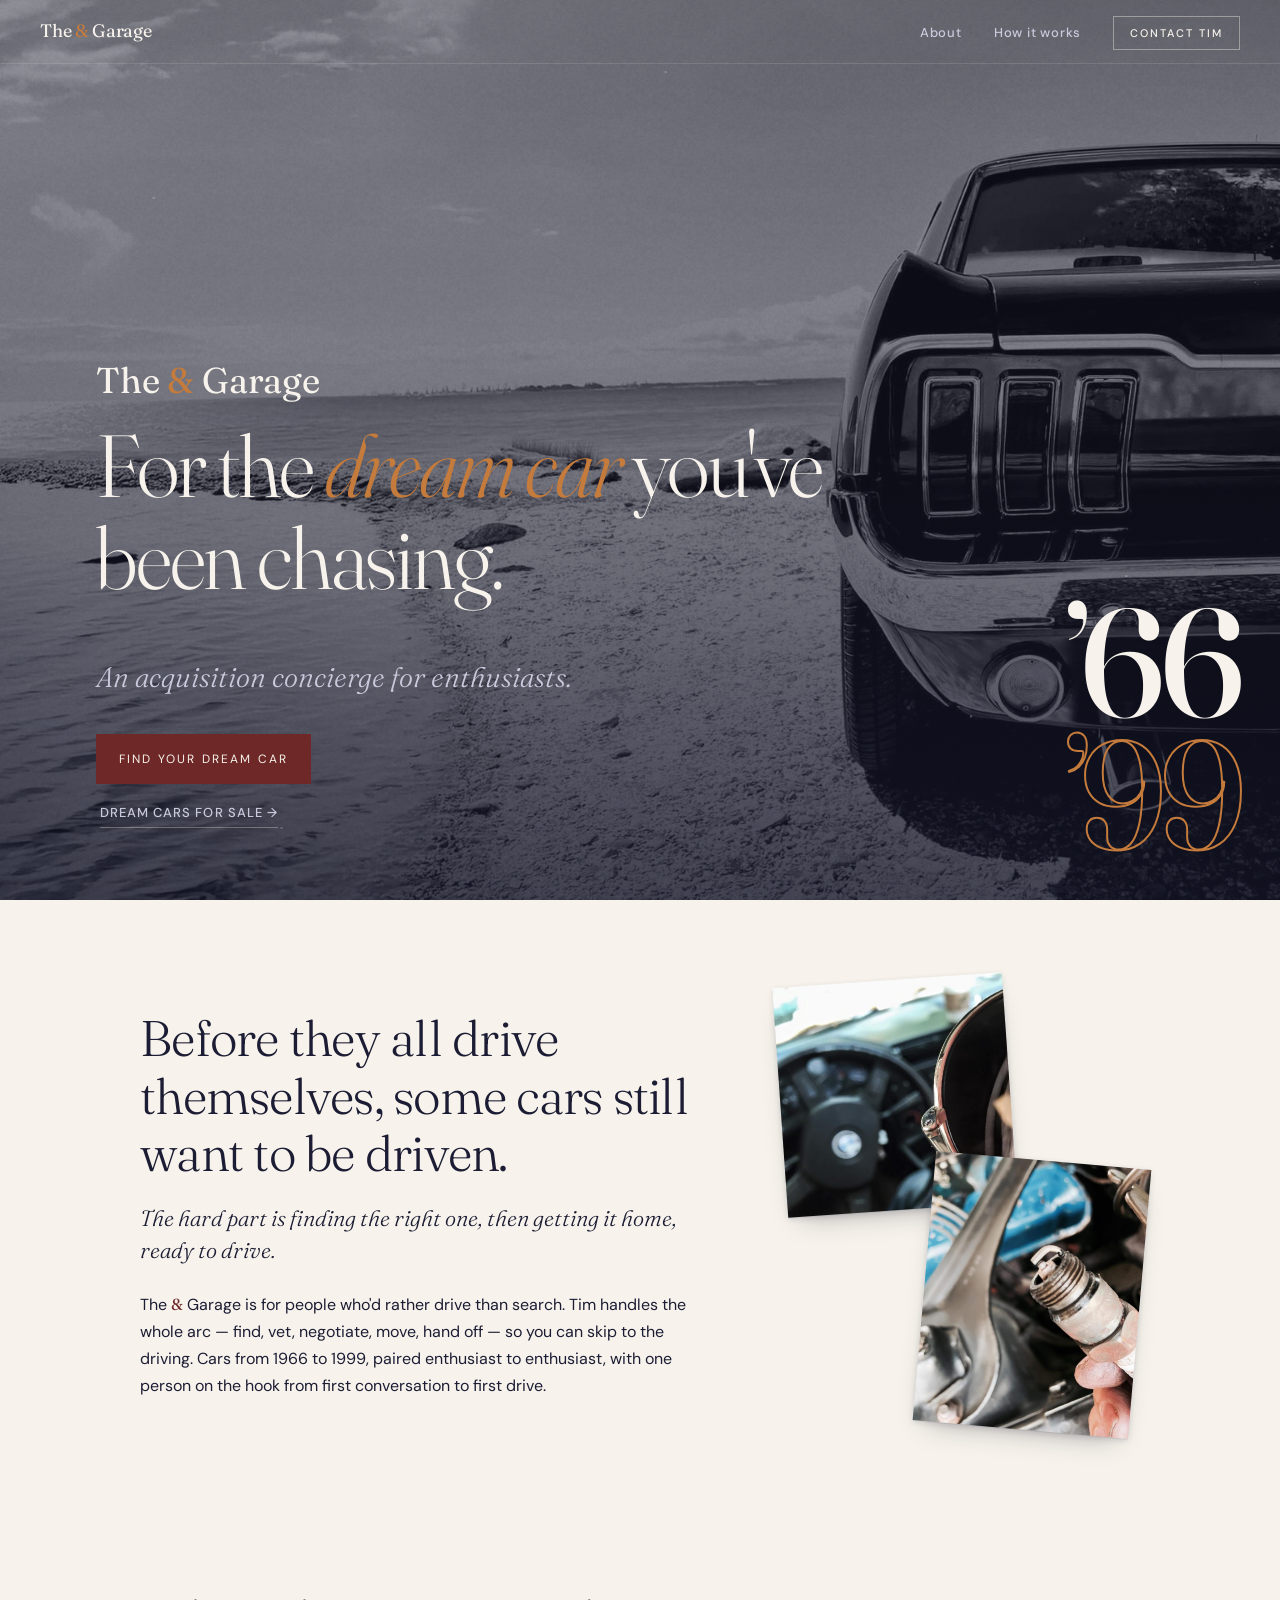
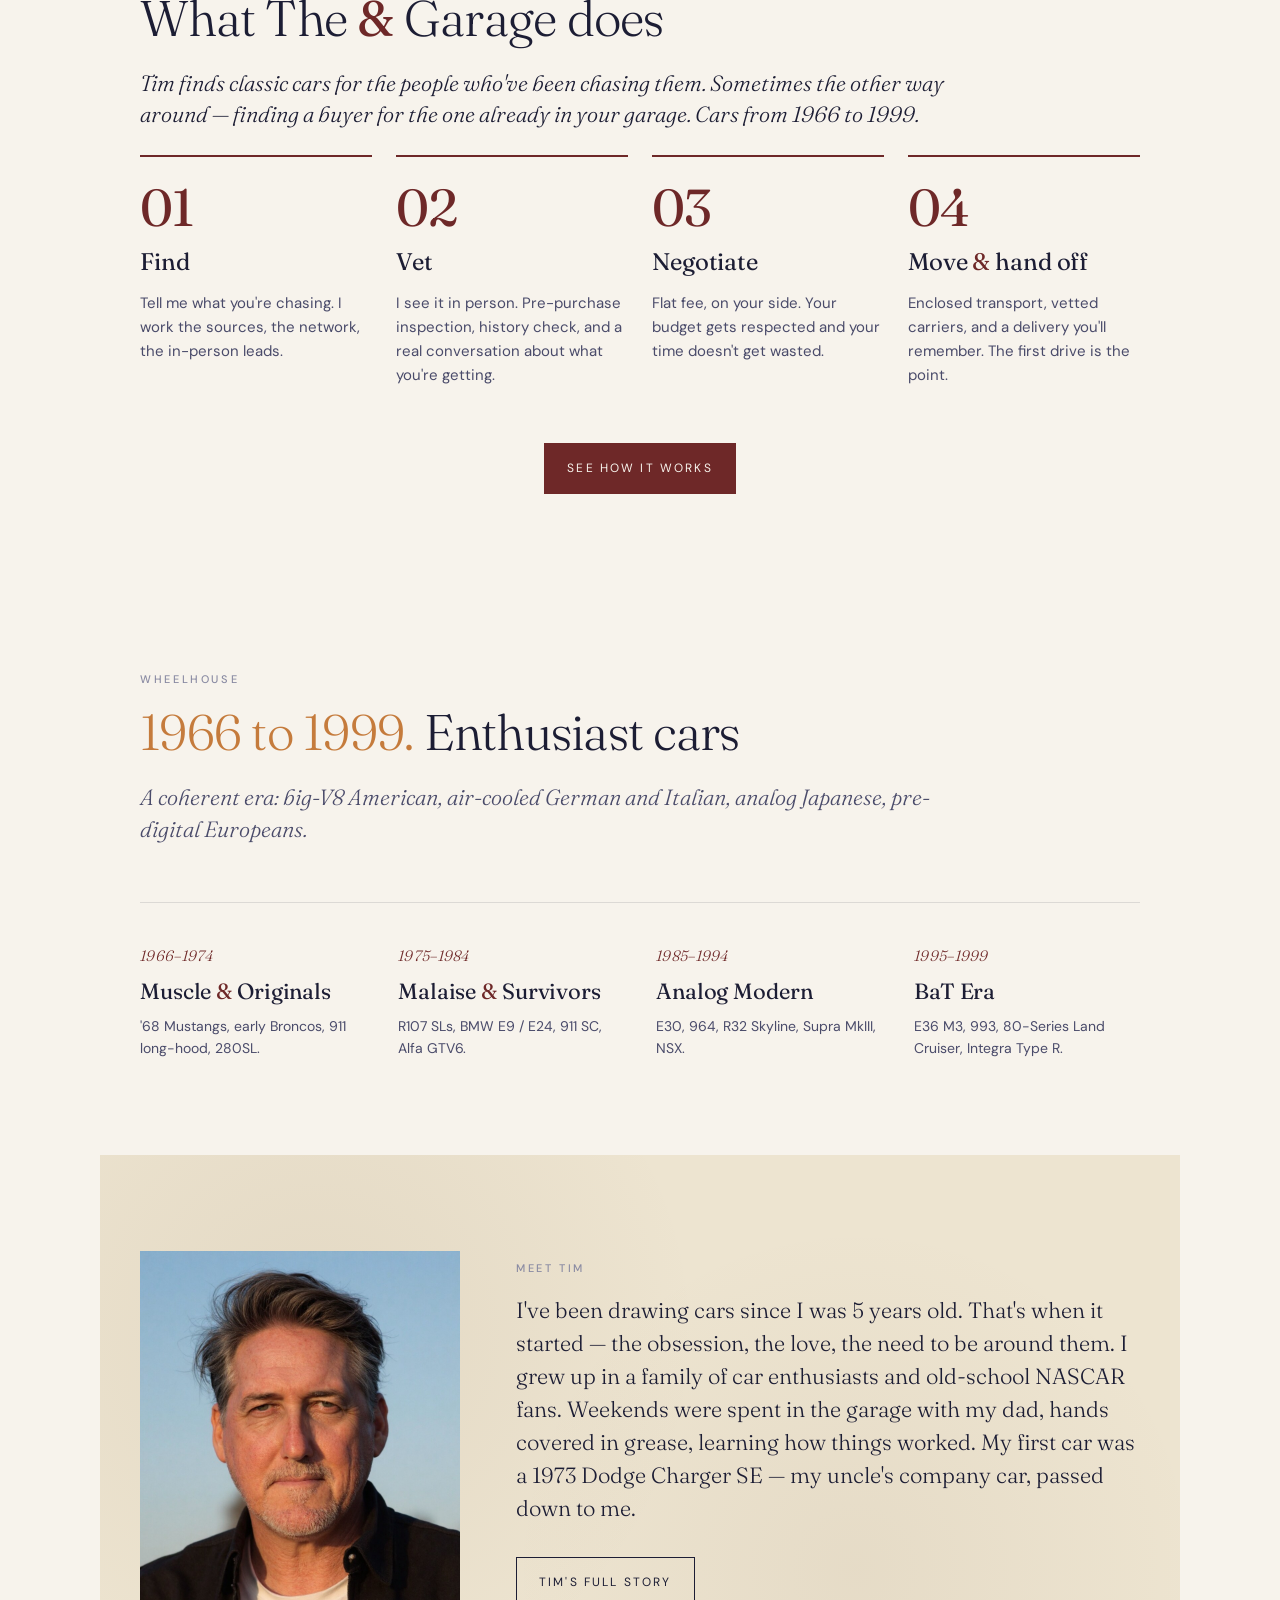
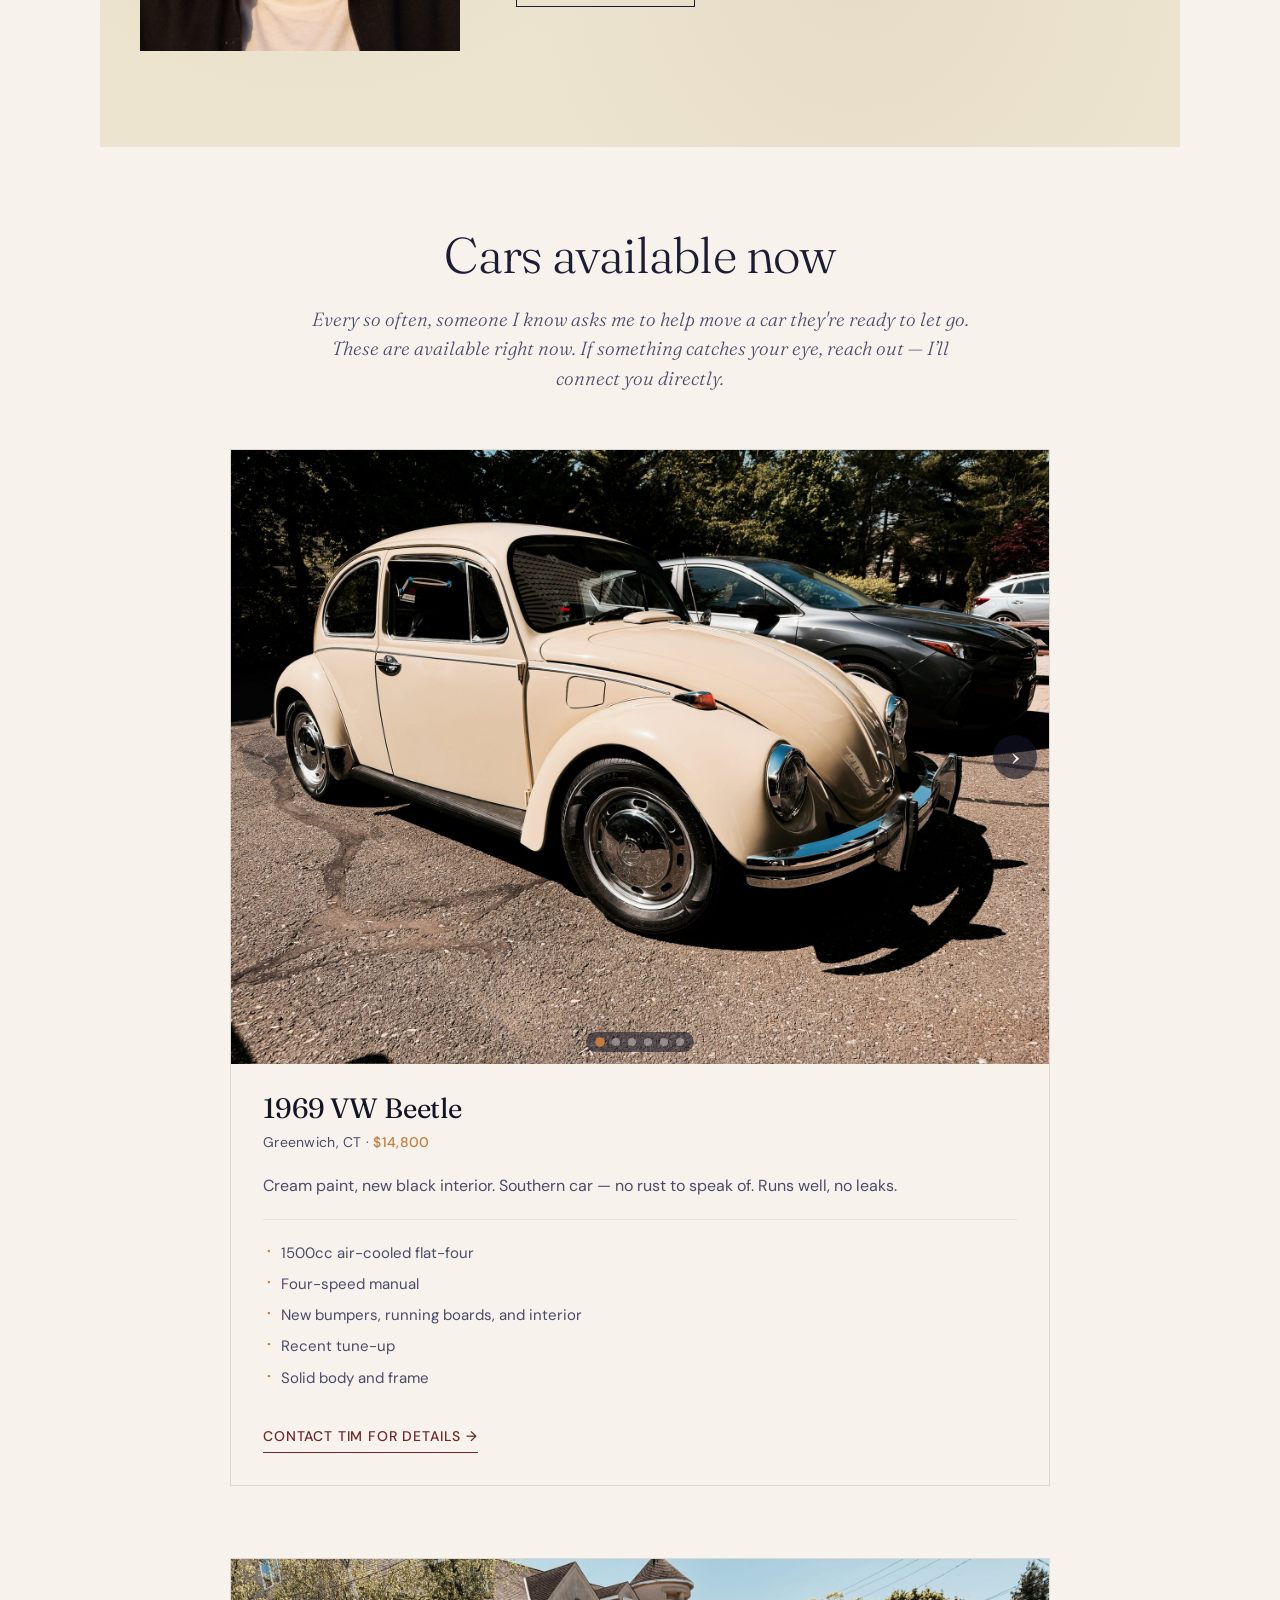
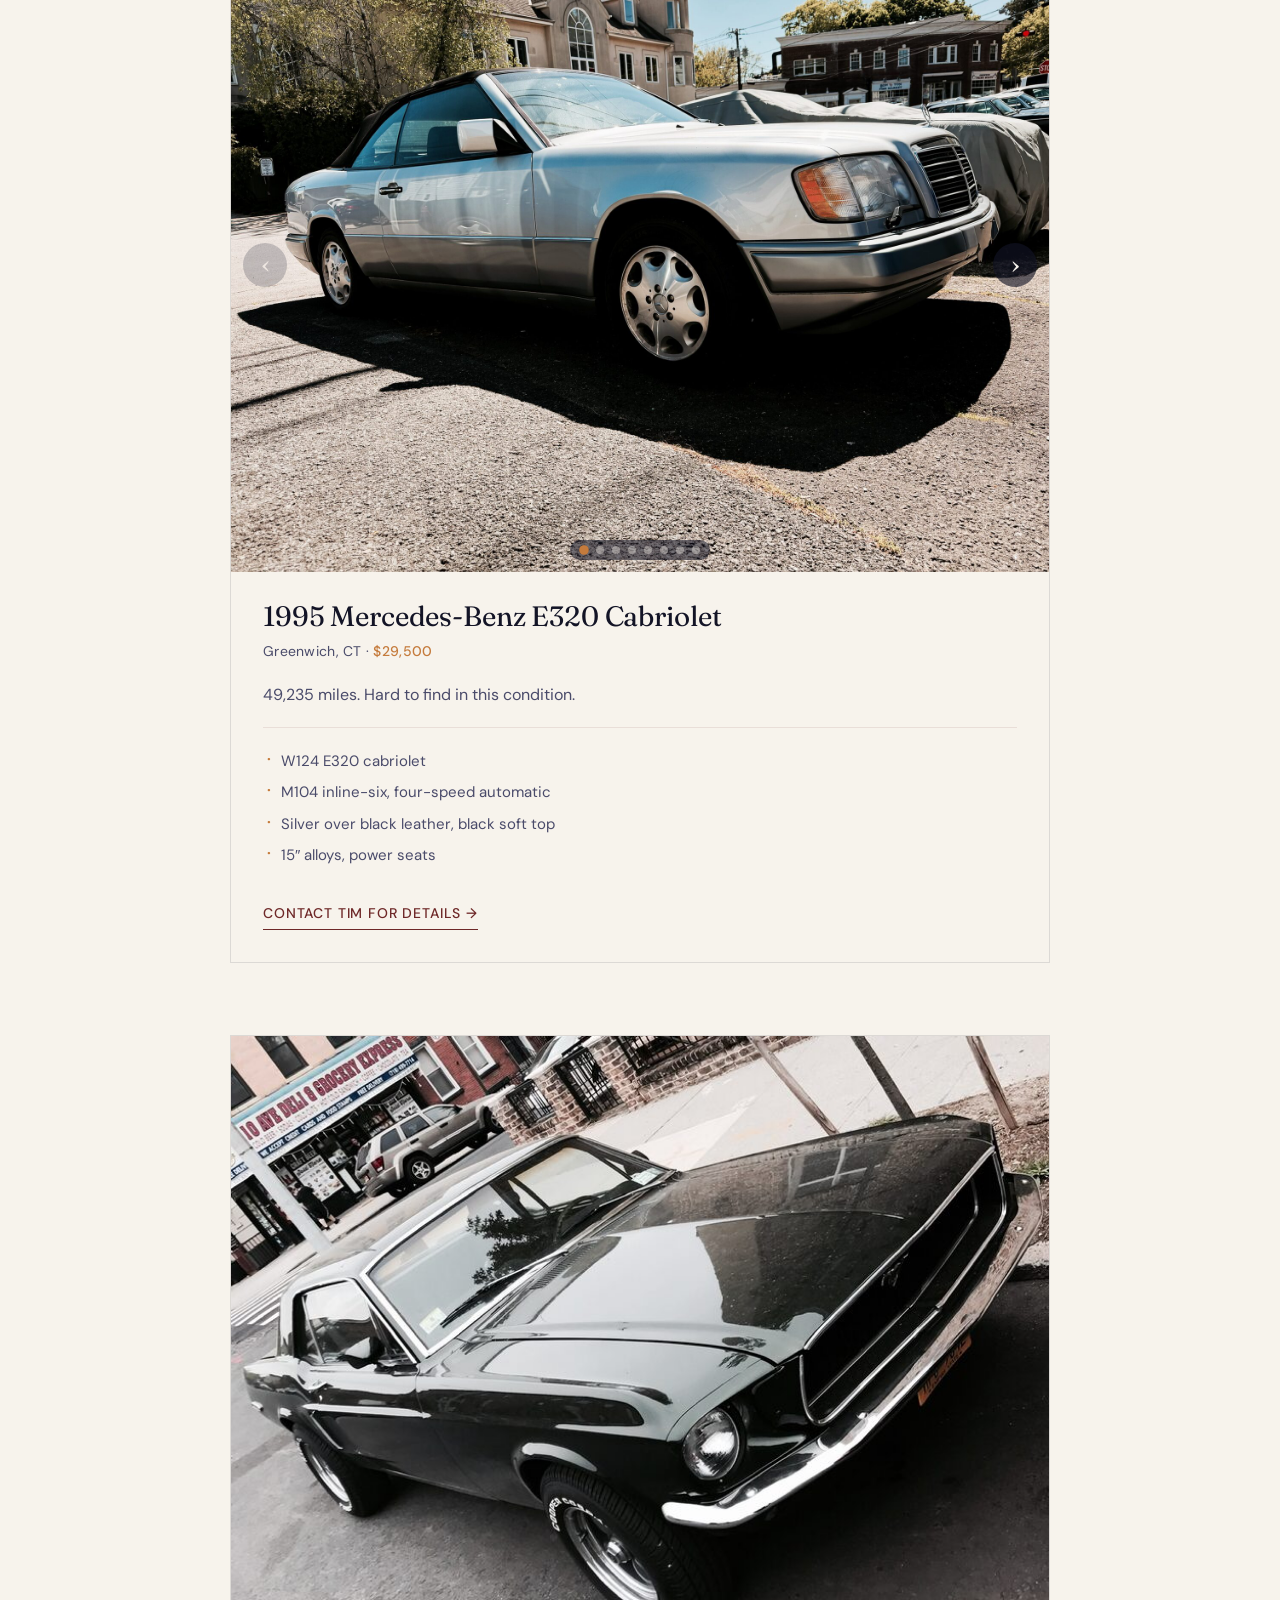
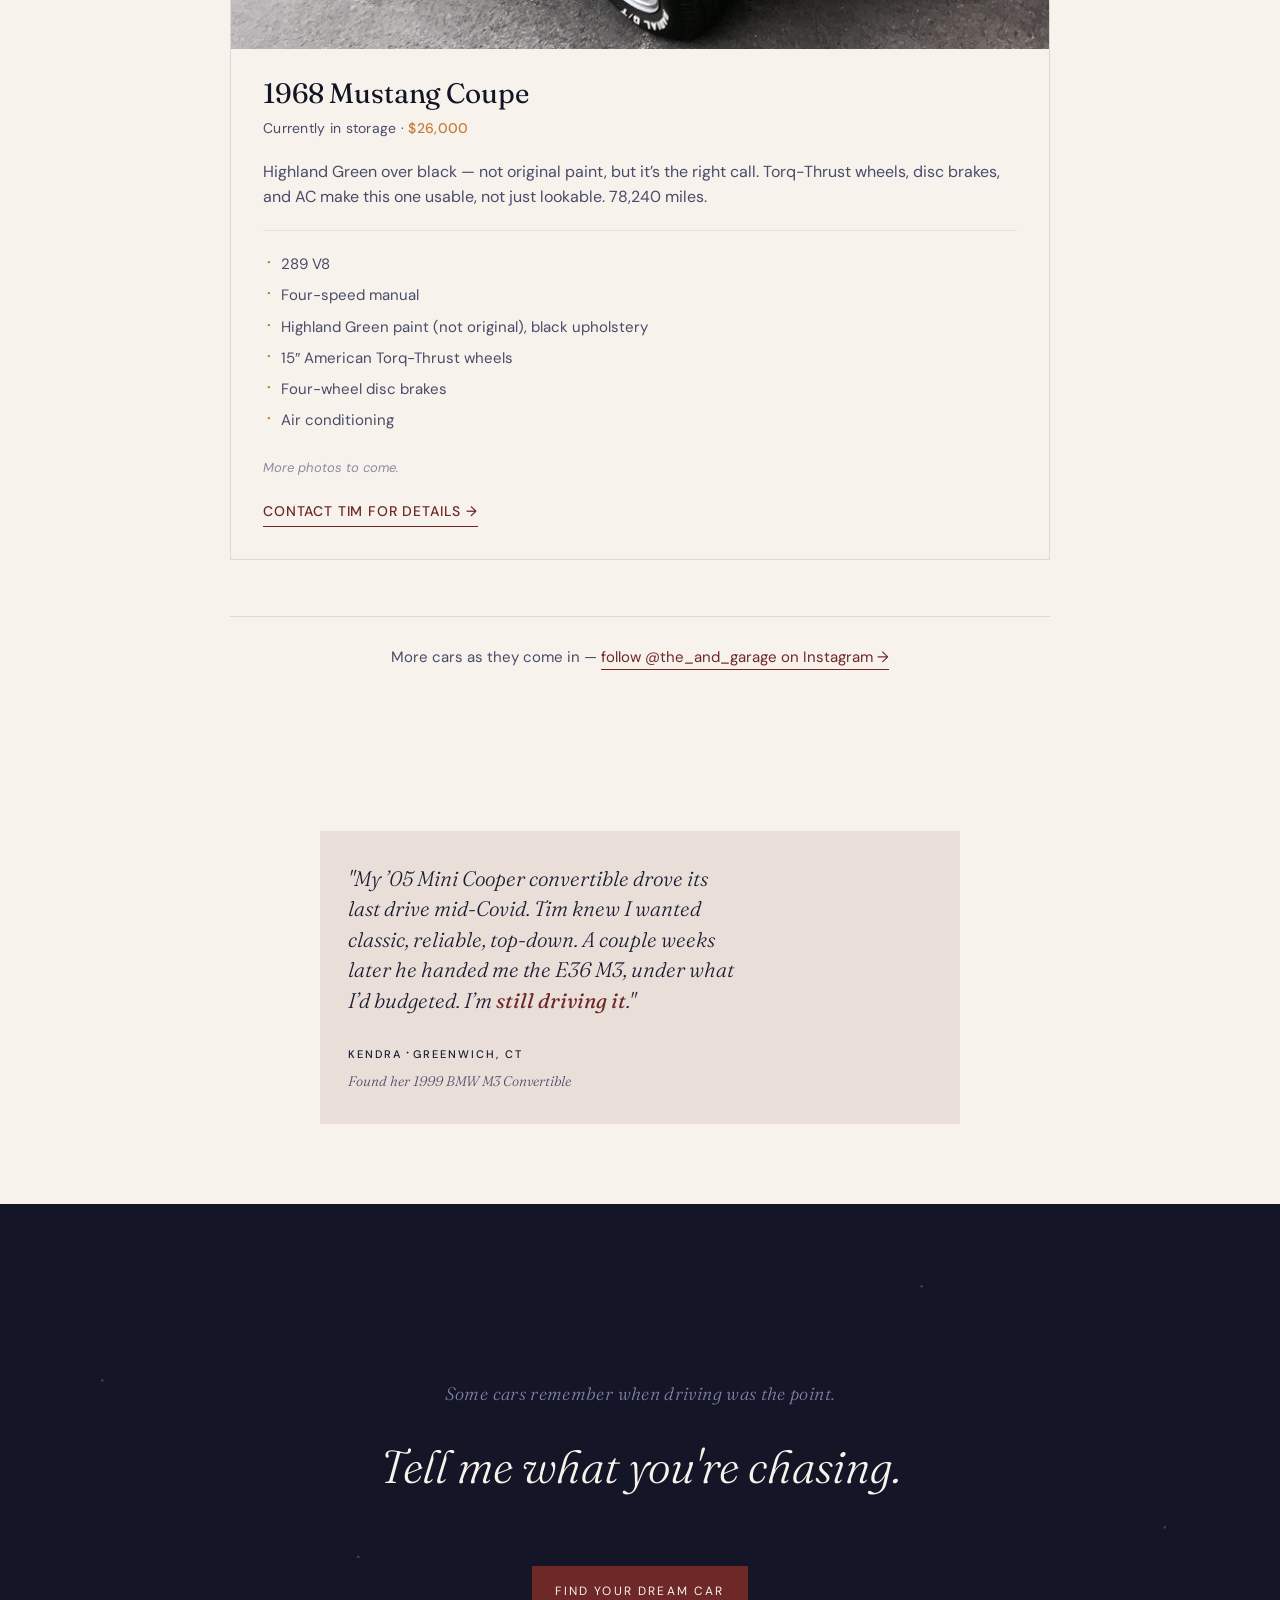
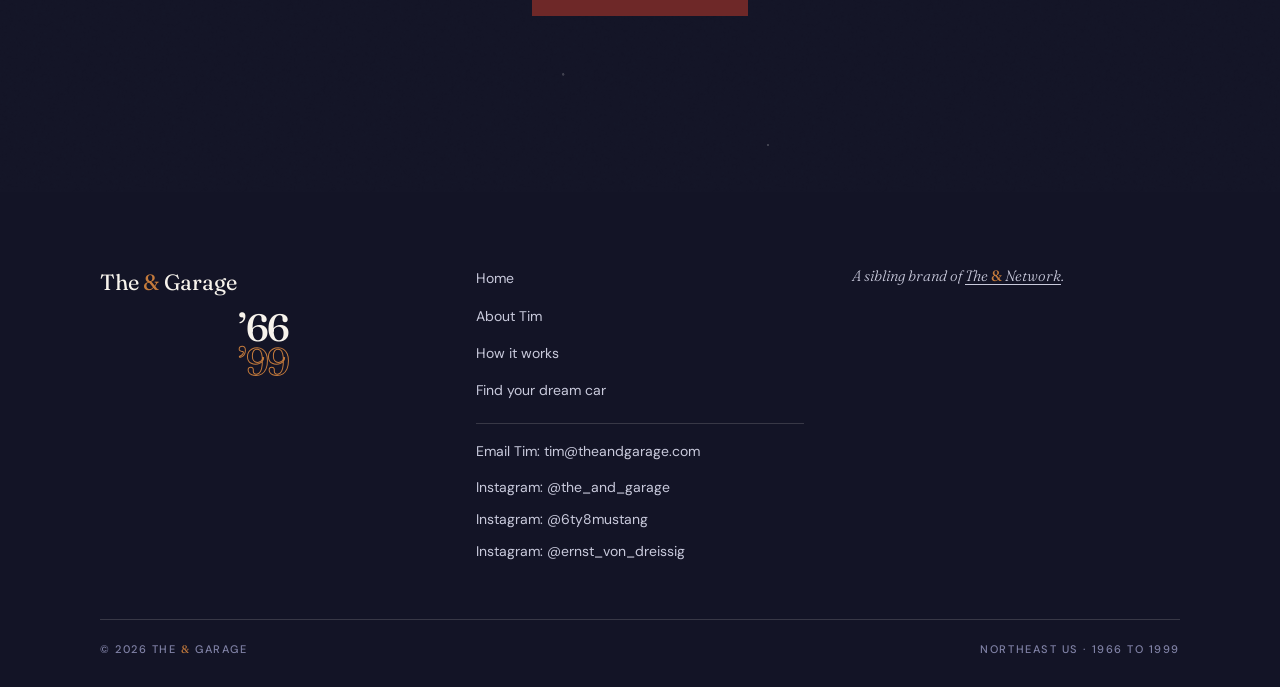
<file: index.html>
<!DOCTYPE html>
<html lang="en">
<head>
  <meta charset="UTF-8">
  <meta name="viewport" content="width=device-width, initial-scale=1.0">
  <meta name="description" content="The &amp; Garage — an acquisition concierge for enthusiasts buying classic and modern-classic cars. Hand-paired, end-to-end, from the first conversation to the first drive.">
  <meta name="robots" content="noindex, nofollow">

  <!-- Open Graph -->
  <meta property="og:type" content="website">
  <meta property="og:url" content="https://theandgarage.com/">
  <meta property="og:title" content="The &amp; Garage — For the dream car you've been chasing.">
  <meta property="og:description" content="Hand-paired, end-to-end acquisition service for classic and modern-classic cars from 1966 to 1999. By Tim Young.">
  <meta property="og:image" content="https://theandgarage.com/img/hero/home.jpg">

  <!-- Twitter Card -->
  <meta name="twitter:card" content="summary_large_image">
  <meta name="twitter:title" content="The &amp; Garage — For the dream car you've been chasing.">
  <meta name="twitter:description" content="Hand-paired, end-to-end acquisition service for classic and modern-classic cars from 1966 to 1999. By Tim Young.">
  <meta name="twitter:image" content="https://theandgarage.com/img/hero/home.jpg">

  <title>The &amp; Garage — For the dream car you've been chasing.</title>

  <!-- Google Fonts -->
  <!-- Favicons -->
  <link rel="icon" type="image/svg+xml" href="/favicon.svg">
  <link rel="icon" type="image/png" sizes="32x32" href="/favicon-32.png">
  <link rel="icon" type="image/png" sizes="16x16" href="/favicon-16.png">
  <link rel="apple-touch-icon" sizes="180x180" href="/apple-touch-icon.png">

  <link rel="preconnect" href="https://fonts.googleapis.com">
  <link rel="preconnect" href="https://fonts.gstatic.com" crossorigin>
  <link href="https://fonts.googleapis.com/css2?family=Fraunces:ital,opsz,wght@0,9..144,300;0,9..144,400;0,9..144,500;1,9..144,300;1,9..144,400;1,9..144,500&family=DM+Sans:ital,opsz,wght@0,9..40,400;0,9..40,500;0,9..40,600;1,9..40,400&display=swap" rel="stylesheet">

  <!-- Styles -->
  <link rel="stylesheet" href="css/tokens.css">
  <link rel="stylesheet" href="css/base.css">
  <link rel="stylesheet" href="css/components.css">
</head>
<body class="page-home">

  <!-- ═══════════════════════════════════════════════
       SECTION 1 — HERO (nav integrated inside hero-inner)
  ════════════════════════════════════════════════ -->
  <header class="hero">
    <img
      class="hero-image"
      src="img/hero/home.jpg"
      alt="A 1968 Ford Mustang on a gravel beach, with water and distant shoreline — black and white."
      loading="eager"
      width="1920"
      height="1080"
    >
    <div class="veil"></div>
    <div class="constellation"></div>

    <div class="hero-inner">

      <!-- Top nav — wordmark left, links right, hamburger at < 760px -->
      <nav class="site-nav" id="site-nav" aria-label="Main navigation">
        <a class="nav-wordmark" href="/">The <span class="brand-amp">&amp;</span> Garage</a>

        <!-- Desktop links -->
        <ul class="nav-links" role="list">
          <li><a href="/about/">About</a></li>
          <li><a href="/process/">How it works</a></li>
          <li class="nav-cta"><a href="/contact/">Contact Tim</a></li>
        </ul>

        <!-- Persistent CTA (mobile only — always visible) -->
        <a class="nav-cta-mobile" href="/contact/">Contact Tim</a>

        <!-- Hamburger (mobile) -->
        <button class="nav-hamburger" id="nav-hamburger" aria-label="Toggle navigation" aria-expanded="false" aria-controls="nav-drawer">
          <span></span>
          <span></span>
          <span></span>
        </button>

        <!-- Mobile drawer -->
        <ul class="nav-drawer" id="nav-drawer" role="list">
          <li><a href="/about/">About</a></li>
          <li><a href="/process/">How it works</a></li>
          <li class="nav-cta"><a href="/contact/">Contact Tim</a></li>
        </ul>
      </nav>

      <!-- Hero content — pushed to bottom of viewport, anchored lower-left -->
      <div class="hero-content">

        <p class="hero-wordmark">The <span class="brand-amp">&amp;</span> Garage</p>

        <h1>For the <em>dream car</em> you've been chasing.</h1>

        <p class="hero-tagline">An acquisition concierge for enthusiasts.</p>

        <a class="btn on-dark solid" href="/contact/">Find your dream car</a>
        <a class="hero-secondary" href="#cars-available-now">Dream cars for sale &rarr;</a>

      </div>

    </div>

    <!-- Era mark — bold year-range decal in lower-right -->
    <div class="era-mark corner size-xl" aria-hidden="true">
      <span class="glyphs solid">&rsquo;66</span>
      <span class="glyphs outline">&rsquo;99</span>
    </div>

  </header>

  <!-- ═══════════════════════════════════════════════
       SECTION 2 — THE PROBLEM
  ════════════════════════════════════════════════ -->
  <section class="section block home-problem">
    <div class="home-problem-copy">
      <h2>Before they all drive themselves, some cars still want to be driven.</h2>

      <p class="lede">The hard part is finding the right one, then getting it home, ready to drive.</p>

      <p>The <span class="brand-amp">&amp;</span> Garage is for people who'd rather drive than search. Tim handles the whole arc — find, vet, negotiate, move, hand off — so you can skip to the driving. Cars from 1966 to 1999, paired enthusiast to enthusiast, with one person on the hook from first conversation to first drive.</p>
    </div>

    <div class="home-problem-photos" aria-hidden="true">
      <img class="home-problem-photo home-problem-photo-back" src="/img/tim/wheel-sunglasses.jpg" alt="" loading="lazy" width="720" height="720">
      <img class="home-problem-photo home-problem-photo-front" src="/img/tim/spark-plug.jpg" alt="" loading="lazy" width="720" height="900">
    </div>
  </section>

  <!-- ═══════════════════════════════════════════════
       SECTION 3 — WHAT WE DO
  ════════════════════════════════════════════════ -->
  <section class="section block what-we-do">
    <h2>What The <span class="brand-amp">&amp;</span> Garage does</h2>

    <p class="lede">Tim finds classic cars for the people who've been chasing them. Sometimes the other way around — finding a buyer for the one already in your garage. Cars from 1966 to 1999.</p>

    <div class="card-grid">

      <article class="service-card">
        <a href="/process/">
          <span class="card-num">01</span>
          <h3>Find</h3>
          <p>Tell me what you're chasing. I work the sources, the network, the in-person leads.</p>
        </a>
      </article>

      <article class="service-card">
        <a href="/process/">
          <span class="card-num">02</span>
          <h3>Vet</h3>
          <p>I see it in person. Pre-purchase inspection, history check, and a real conversation about what you're getting.</p>
        </a>
      </article>

      <article class="service-card">
        <a href="/process/">
          <span class="card-num">03</span>
          <h3>Negotiate</h3>
          <p>Flat fee, on your side. Your budget gets respected and your time doesn't get wasted.</p>
        </a>
      </article>

      <article class="service-card">
        <a href="/process/">
          <span class="card-num">04</span>
          <h3>Move <span class="brand-amp">&amp;</span> hand off</h3>
          <p>Enclosed transport, vetted carriers, and a delivery you'll remember. The first drive is the point.</p>
        </a>
      </article>

    </div>

    <div class="what-we-do-cta">
      <a class="btn solid" href="/process/">See how it works</a>
    </div>
  </section>

  <!-- ═══════════════════════════════════════════════
       SECTION 3.5 — WHEELHOUSE (1966–1999 era focus)
       Mirrors the Wheelhouse section on /process/ so the
       era focus is set on Home before visitors click
       through. The four era cards are populated by
       js/wheelhouse.js — the single source of truth for
       era ranges, names, and example cars across both
       pages. Reuses .wheelhouse-grid / .wheelhouse-era
       styles from css/components.css.
  ════════════════════════════════════════════════ -->
  <section id="wheelhouse" class="section block home-wheelhouse">
    <span class="kicker">Wheelhouse</span>
    <h2><span class="years">1966 to 1999.</span> Enthusiast cars</h2>
    <p class="lede">A coherent era: big-V8 American, air-cooled German and Italian, analog Japanese, pre-digital Europeans.</p>

    <ol class="wheelhouse-grid" role="list" data-wheelhouse data-variant="home"></ol>
  </section>

  <!-- ═══════════════════════════════════════════════
       SECTION 4 — TIM SIGNATURE
  ════════════════════════════════════════════════ -->
  <section class="section block home-tim-signature surface-aged-paper">
    <div class="tim-signature">
      <div class="tim-signature-images">
        <img class="tim-portrait" src="/img/tim/portrait.jpg" alt="Tim Young, founder of The &amp; Garage" loading="lazy" width="640" height="800">
      </div>
      <div class="copy">
        <p class="kicker">Meet Tim</p>
        <p class="signature-body">I've been drawing cars since I was 5 years old. That's when it started — the obsession, the love, the need to be around them. I grew up in a family of car enthusiasts and old-school NASCAR fans. Weekends were spent in the garage with my dad, hands covered in grease, learning how things worked. My first car was a 1973 Dodge Charger SE — my uncle's company car, passed down to me.</p>
        <a class="btn" href="/about/">Tim's full story</a>
      </div>
    </div>
  </section>

  <!-- ═══════════════════════════════════════════════
       SECTION 5 — CARS AVAILABLE NOW (inventory)
       Replaced the older scouting-feed "Cars I'm seeing
       right now" teaser. This is a small for-sale list
       of cars Tim is brokering, each with a multi-image
       carousel (see js/site.js → "Image carousels"). The
       Mustang card is a muted placeholder until photos
       and specs are ready.
  ════════════════════════════════════════════════ -->
  <section id="cars-available-now" class="section block home-inventory">
    <h2>Cars available now</h2>
    <p class="lede"><em>Every so often, someone I know asks me to help move a car they're ready to let go. These are available right now. If something catches your eye, reach out &mdash; I&rsquo;ll connect you directly.</em></p>

    <div class="inventory-list">

      <!-- VW Beetle ─────────────────────────────────────── -->
      <article class="inventory-card">
        <div class="carousel" data-carousel tabindex="0" role="region" aria-roledescription="carousel" aria-label="Photos of the 1969 VW Beetle">
          <ul class="carousel-track" role="list">
            <li class="carousel-slide"><img src="/img/inventory/vw-beetle-1969/01-front-right.jpg" alt="Cream 1969 VW Beetle, front three-quarter right view in a parking lot" width="1920" height="1440"></li>
            <li class="carousel-slide"><img src="/img/inventory/vw-beetle-1969/02-front-left.jpg" alt="Cream 1969 VW Beetle, front three-quarter left view with For Sale sign in the window" loading="lazy" width="1920" height="1440"></li>
            <li class="carousel-slide"><img src="/img/inventory/vw-beetle-1969/03-rear-three-quarter.jpg" alt="Cream 1969 VW Beetle, rear three-quarter view in front of a garage" loading="lazy" width="1920" height="1596"></li>
            <li class="carousel-slide"><img src="/img/inventory/vw-beetle-1969/04-rear-straight-on.jpg" alt="Cream 1969 VW Beetle, straight-on rear view with chrome bumper and Connecticut plate" loading="lazy" width="1440" height="1920"></li>
            <li class="carousel-slide"><img src="/img/inventory/vw-beetle-1969/05-interior.jpg" alt="Interior of the 1969 VW Beetle &mdash; black dash, steering wheel, and bench seats with a For Sale sign on the passenger seat" loading="lazy" width="1440" height="1920"></li>
            <li class="carousel-slide"><img src="/img/inventory/vw-beetle-1969/06-engine-bay.jpg" alt="Rear engine bay of the 1969 VW Beetle &mdash; air-cooled 1500cc flat-four" loading="lazy" width="1440" height="1920"></li>
          </ul>
          <button class="carousel-arrow prev" type="button" aria-label="Previous photo">&lsaquo;</button>
          <button class="carousel-arrow next" type="button" aria-label="Next photo">&rsaquo;</button>
          <div class="carousel-dots" aria-label="Choose photo"></div>
          <p class="carousel-status" aria-live="polite" aria-atomic="true"></p>
        </div>
        <div class="inventory-body">
          <h3 class="car-title">1969 VW Beetle</h3>
          <p class="meta">Greenwich, CT &middot; <span class="price">$14,800</span></p>
          <p class="desc">Cream paint, new black interior. Southern car &mdash; no rust to speak of. Runs well, no leaks.</p>
          <ul class="spec-list">
            <li>1500cc air-cooled flat-four</li>
            <li>Four-speed manual</li>
            <li>New bumpers, running boards, and interior</li>
            <li>Recent tune-up</li>
            <li>Solid body and frame</li>
          </ul>
          <a class="contact-link" href="/contact/">Contact Tim for details &rarr;</a>
        </div>
      </article>

      <!-- Mercedes E320 Cabriolet ───────────────────────── -->
      <article class="inventory-card">
        <div class="carousel" data-carousel tabindex="0" role="region" aria-roledescription="carousel" aria-label="Photos of the 1995 Mercedes-Benz E320 Cabriolet">
          <ul class="carousel-track" role="list">
            <li class="carousel-slide"><img src="/img/inventory/mercedes-e320-cabriolet-1995/02-front-right-top-up.jpg" alt="Silver 1995 Mercedes-Benz E320 Cabriolet, front three-quarter right view with the soft top up" width="1920" height="1440"></li>
            <li class="carousel-slide"><img src="/img/inventory/mercedes-e320-cabriolet-1995/03-side-top-down-curb.jpg" alt="Silver 1995 Mercedes-Benz E320 Cabriolet, side profile with the top down, parked at a residential curb" loading="lazy" width="480" height="360"></li>
            <li class="carousel-slide"><img src="/img/inventory/mercedes-e320-cabriolet-1995/04-front-left-top-up.jpg" alt="Silver 1995 Mercedes-Benz E320 Cabriolet, front three-quarter left view with the soft top up" loading="lazy" width="504" height="360"></li>
            <li class="carousel-slide"><img src="/img/inventory/mercedes-e320-cabriolet-1995/05-rear-right-top-up.jpg" alt="Silver 1995 Mercedes-Benz E320 Cabriolet, rear three-quarter right view with the soft top up, parked beside a garage" loading="lazy" width="540" height="360"></li>
            <li class="carousel-slide"><img src="/img/inventory/mercedes-e320-cabriolet-1995/06-interior-top-down.jpg" alt="Interior of the 1995 Mercedes E320 Cabriolet from above &mdash; black leather front and rear seats with the top down" loading="lazy" width="360" height="480"></li>
            <li class="carousel-slide"><img src="/img/inventory/mercedes-e320-cabriolet-1995/07-interior-driver-side.jpg" alt="Driver's side interior of the 1995 Mercedes E320 Cabriolet &mdash; black leather seats and steering wheel" loading="lazy" width="480" height="360"></li>
            <li class="carousel-slide"><img src="/img/inventory/mercedes-e320-cabriolet-1995/08-dashboard-console.jpg" alt="Dashboard and center console of the 1995 Mercedes E320 Cabriolet &mdash; wood trim, automatic shifter, factory radio replaced with aftermarket head unit" loading="lazy" width="1460" height="1105"></li>
            <li class="carousel-slide"><img src="/img/inventory/mercedes-e320-cabriolet-1995/10-rear-bench-detail.jpg" alt="Close-up of the rear leather bench seat in the 1995 Mercedes E320 Cabriolet" loading="lazy" width="480" height="360"></li>
          </ul>
          <button class="carousel-arrow prev" type="button" aria-label="Previous photo">&lsaquo;</button>
          <button class="carousel-arrow next" type="button" aria-label="Next photo">&rsaquo;</button>
          <div class="carousel-dots" aria-label="Choose photo"></div>
          <p class="carousel-status" aria-live="polite" aria-atomic="true"></p>
        </div>
        <div class="inventory-body">
          <h3 class="car-title">1995 Mercedes-Benz E320 Cabriolet</h3>
          <p class="meta">Greenwich, CT &middot; <span class="price">$29,500</span></p>
          <p class="desc">49,235 miles. Hard to find in this condition.</p>
          <ul class="spec-list">
            <li>W124 E320 cabriolet</li>
            <li>M104 inline-six, four-speed automatic</li>
            <li>Silver over black leather, black soft top</li>
            <li>15&Prime; alloys, power seats</li>
          </ul>
          <a class="contact-link" href="/contact/">Contact Tim for details &rarr;</a>
        </div>
      </article>

      <!-- 1968 Ford Mustang Coupe ─────────────────────── -->
      <article class="inventory-card">
        <div class="carousel" data-carousel>
          <ul class="carousel-track" role="list">
            <li class="carousel-slide"><img src="/img/tim/mustang-1968-modified.jpg" alt="1968 Ford Mustang Coupe in Highland Green with American Torq-Thrust wheels, front three-quarter view" width="800" height="600"></li>
          </ul>
        </div>
        <div class="inventory-body">
          <h3 class="car-title">1968 Mustang Coupe</h3>
          <p class="meta">Currently in storage &middot; <span class="price">$26,000</span></p>
          <p class="desc">Highland Green over black &mdash; not original paint, but it&rsquo;s the right call. Torq-Thrust wheels, disc brakes, and AC make this one usable, not just lookable. 78,240 miles.</p>
          <ul class="spec-list">
            <li>289 V8</li>
            <li>Four-speed manual</li>
            <li>Highland Green paint (not original), black upholstery</li>
            <li>15&Prime; American Torq-Thrust wheels</li>
            <li>Four-wheel disc brakes</li>
            <li>Air conditioning</li>
          </ul>
          <p class="more-photos-note">More photos to come.</p>
          <a class="contact-link" href="/contact/">Contact Tim for details &rarr;</a>
        </div>
      </article>

    </div>

    <p class="inventory-follow">More cars as they come in &mdash; <a href="https://instagram.com/the_and_garage" target="_blank" rel="noopener me">follow @the_and_garage on Instagram &rarr;</a></p>
  </section>

  <!-- ═══════════════════════════════════════════════
       SECTION 6 — SINGLE TESTIMONIAL
       Slimmed from the original three-up quote section
       (Kendra + Dana + Ravi) down to one quote, moved
       below the gallery teaser. Dana and Ravi removed
       for v1; restore from git history if returning to
       a multi-card layout. The is-single modifier on
       .quote-grid swaps the 3-col grid for a centered
       single-card max-width so the lone card doesn't
       sit awkwardly left-aligned.
  ════════════════════════════════════════════════ -->
  <section class="section block home-quotes" aria-label="Client testimonial">
    <div class="quote-grid is-single">

      <article class="quote-card">
        <blockquote>"My &rsquo;05 Mini Cooper convertible drove its last drive mid-Covid. Tim knew I wanted classic, reliable, top-down. A couple weeks later he handed me the E36 M3, under what I&rsquo;d budgeted. I&rsquo;m <em>still driving it</em>."</blockquote>
        <cite>
          <span class="name">Kendra</span> ·
          <span class="city">Greenwich, CT</span>
          <span class="car">Found her 1999 BMW M3 Convertible</span>
        </cite>
      </article>

    </div>
  </section>

  <!-- ═══════════════════════════════════════════════
       SECTION 7 — FINAL CTA
  ════════════════════════════════════════════════ -->
  <section class="section final-cta dark-surface">
    <div class="constellation"></div>
    <div class="final-cta-inner">
      <p class="final-cta-quiet"><em>Some cars remember when driving was the point.</em></p>
      <p class="final-cta-lead"><em>Tell me what you're chasing.</em></p>
      <a class="btn on-dark solid" href="/contact/">Find your dream car</a>
    </div>
  </section>

  <!-- ═══════════════════════════════════════════════
       SITE FOOTER
  ════════════════════════════════════════════════ -->
  <footer class="site-footer">
    <div class="footer-inner">

      <!-- Col 1 — Brand mark -->
      <div class="footer-brand">
        <span class="footer-wordmark">The <span class="brand-amp">&amp;</span> Garage</span>
        <span class="footer-year-mark">
          <span class="era-mark size-xs" aria-hidden="true">
            <span class="glyphs solid">&rsquo;66</span>
            <span class="glyphs outline">&rsquo;99</span>
          </span>
        </span>
      </div>

      <!-- Col 2 — Site links + email -->
      <div class="footer-links">
        <ul>
          <li><a href="/">Home</a></li>
          <li><a href="/about/">About Tim</a></li>
          <li><a href="/process/">How it works</a></li>
          <li><a href="/contact/">Find your dream car</a></li>
        </ul>
        <a class="footer-email" href="mailto:tim@theandgarage.com">Email Tim: tim@theandgarage.com</a>
        <a class="footer-social" href="https://instagram.com/the_and_garage" target="_blank" rel="noopener me">Instagram: @the_and_garage</a>
        <a class="footer-social" href="https://instagram.com/6ty8mustang" target="_blank" rel="noopener me">Instagram: @6ty8mustang</a>
        <a class="footer-social" href="https://instagram.com/ernst_von_dreissig" target="_blank" rel="noopener me">Instagram: @ernst_von_dreissig</a>
      </div>

      <!-- Col 3 — Lineage -->
      <div class="footer-lineage">
        <p>A sibling brand of <a href="https://timyoungtalent.com/" target="_blank" rel="noopener">The <span class="brand-amp">&amp;</span> Network</a>.</p>
      </div>

    </div>

    <!-- Bottom strip — two columns -->
    <div class="footer-bottom">
      <p class="footer-bottom-left">© 2026 The <span class="brand-amp">&amp;</span> Garage</p>
      <p class="footer-bottom-right">Northeast US · 1966 to 1999</p>
    </div>
  </footer>

  <script src="js/site.js"></script>
  <script src="js/wheelhouse.js"></script>
</body>
</html>
</file>
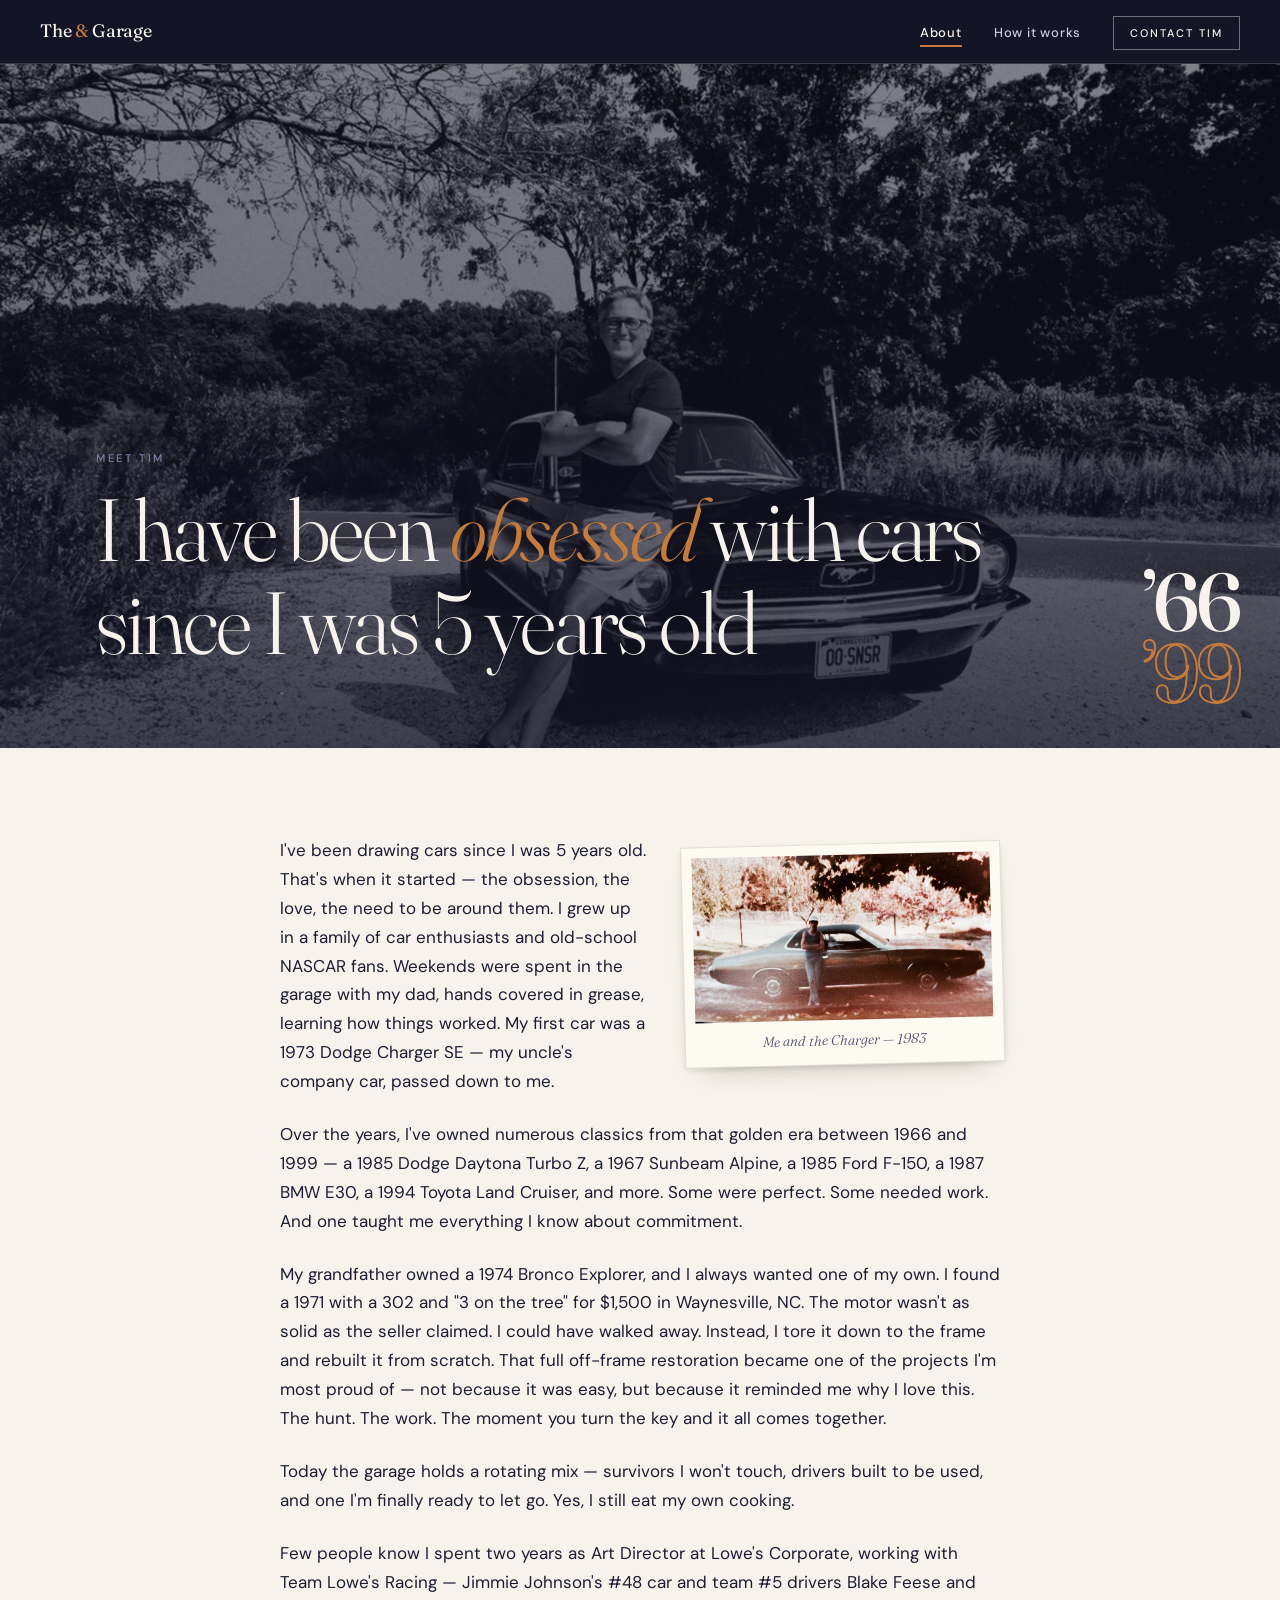
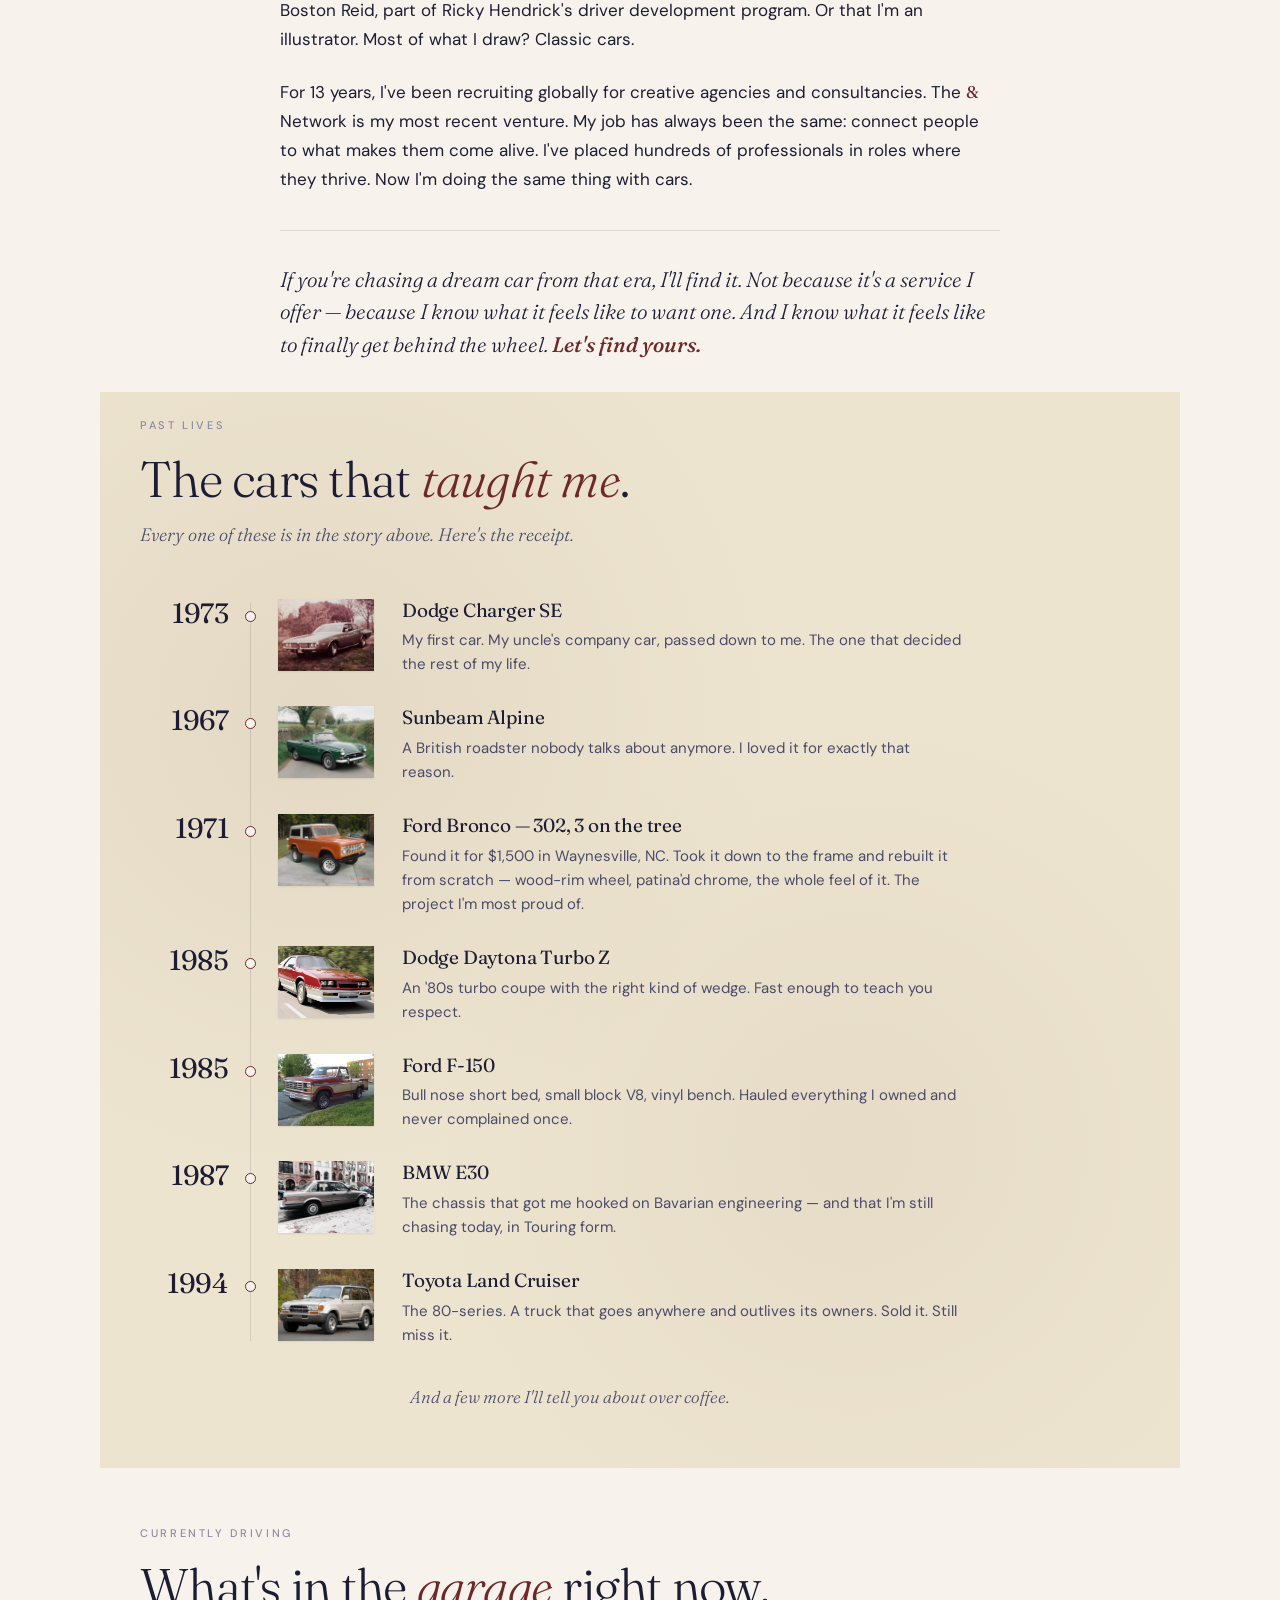
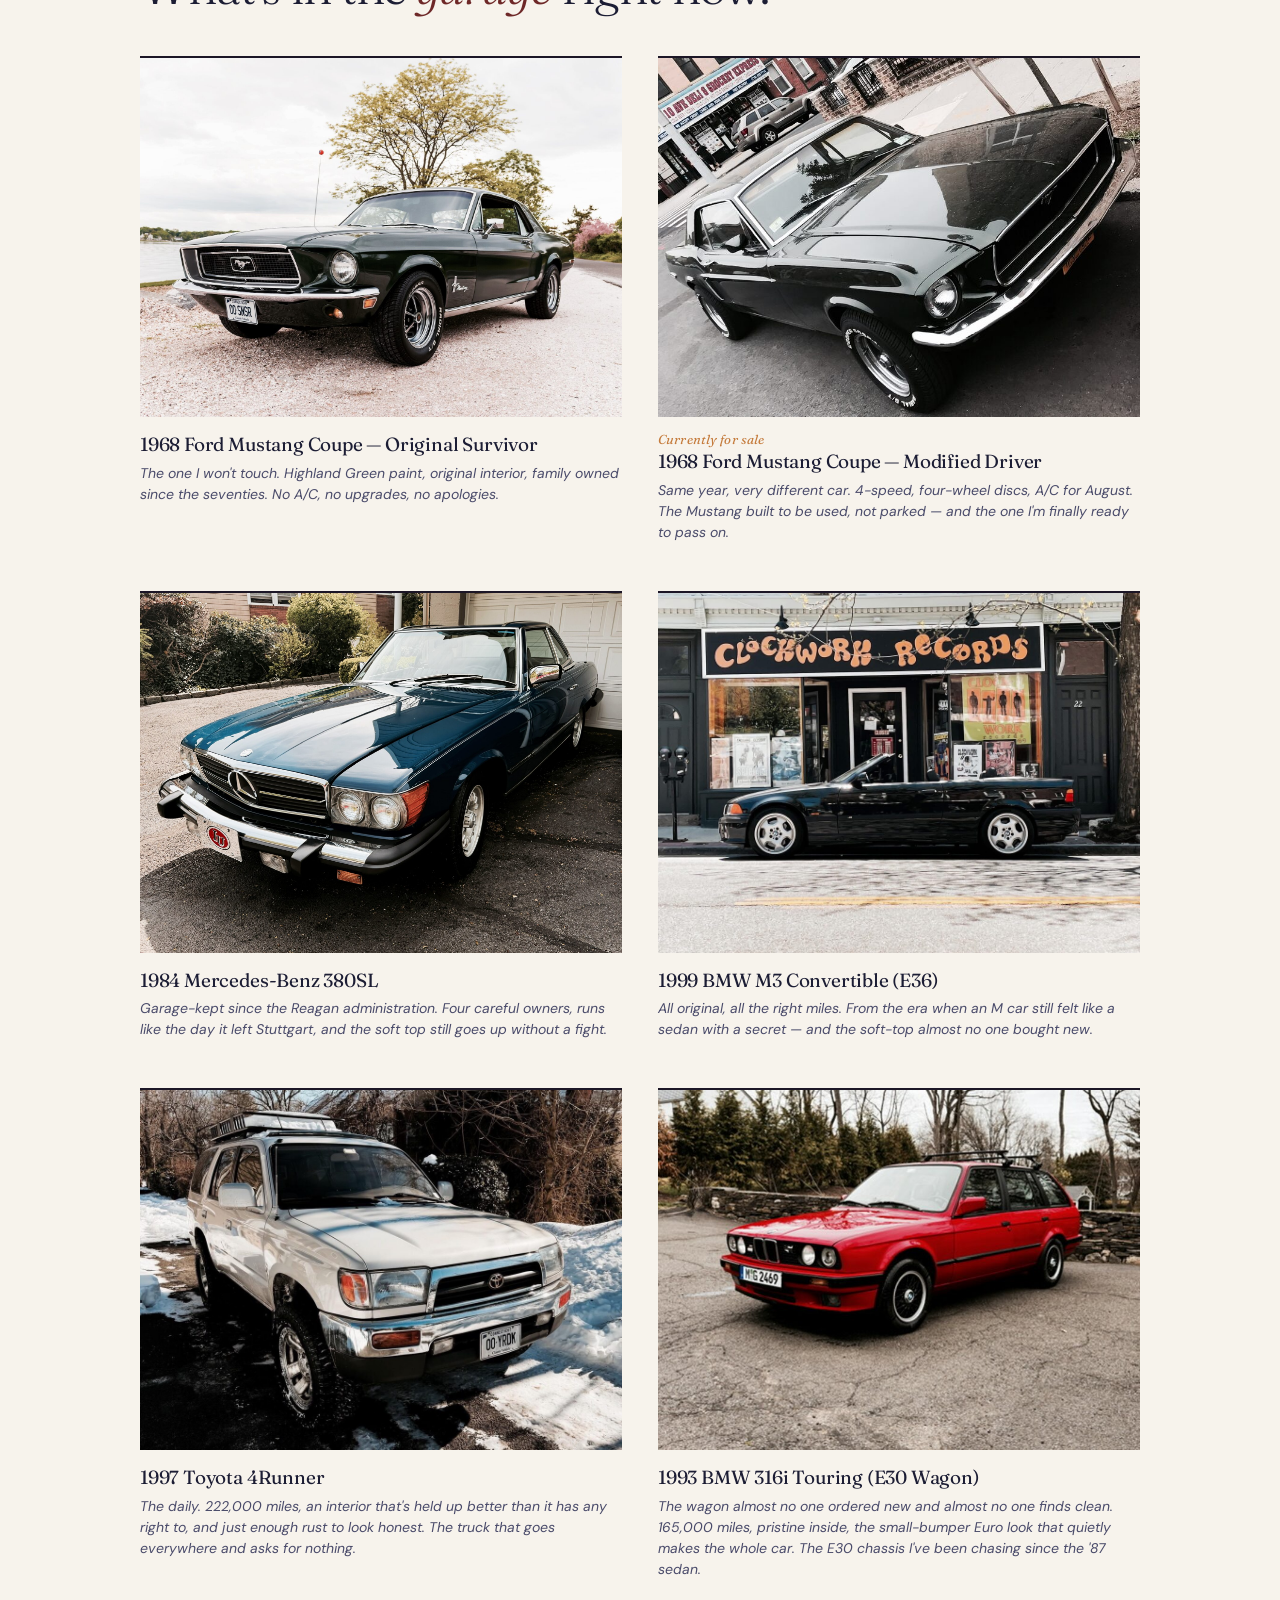
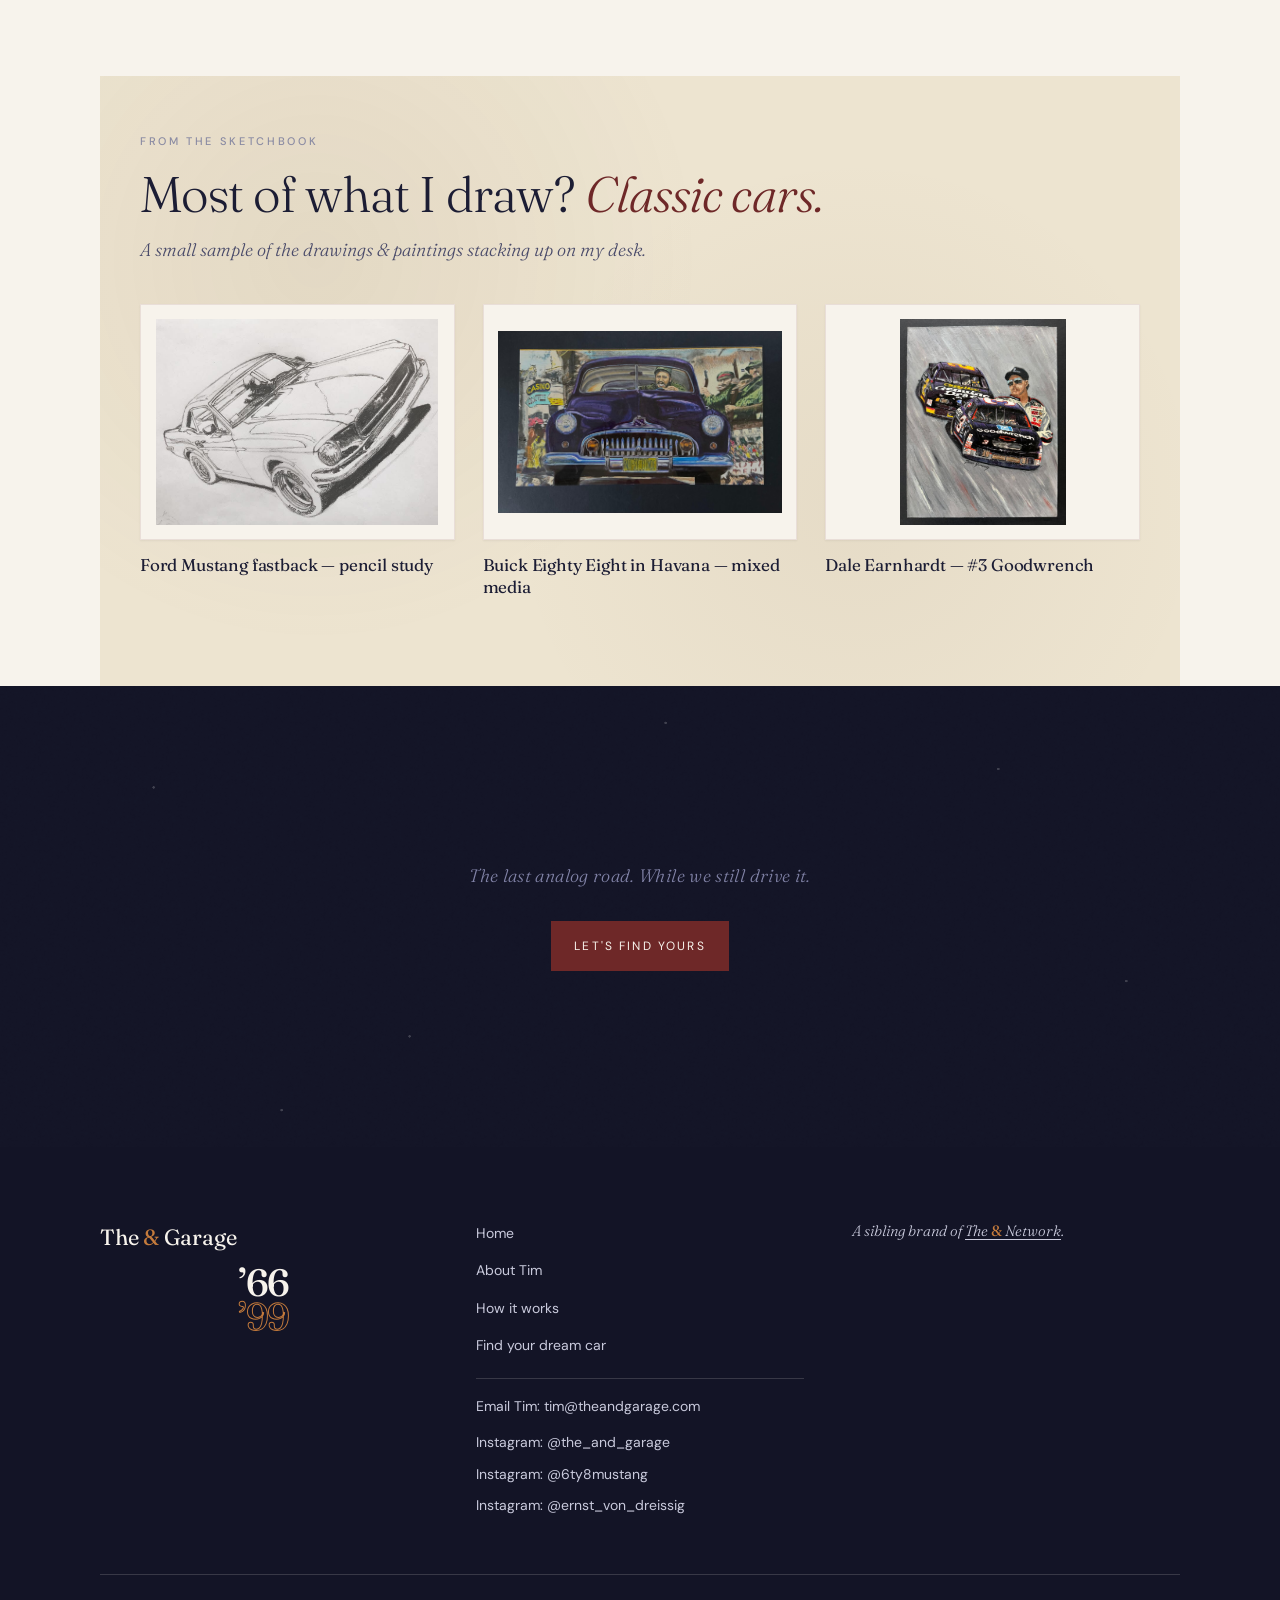
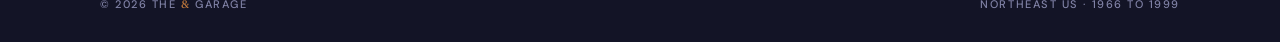
<file: about/index.html>
<!DOCTYPE html>
<html lang="en">
<head>
  <meta charset="UTF-8">
  <meta name="viewport" content="width=device-width, initial-scale=1.0">
  <meta name="description" content="Meet Tim Young — the operator of The &amp; Garage. Lifelong car enthusiast, recruiter, illustrator, and the guy who actually drives what he talks about.">
  <meta name="robots" content="noindex, nofollow">

  <!-- Open Graph -->
  <meta property="og:type" content="profile">
  <meta property="og:url" content="https://theandgarage.com/about/">
  <meta property="og:title" content="About Tim Young — The &amp; Garage">
  <meta property="og:description" content="Lifelong car enthusiast, recruiter, illustrator — and the operator of The &amp; Garage.">
  <meta property="og:image" content="https://theandgarage.com/img/hero/about.jpg">

  <meta name="twitter:card" content="summary_large_image">
  <meta name="twitter:title" content="About Tim Young — The &amp; Garage">
  <meta name="twitter:description" content="Lifelong car enthusiast, recruiter, illustrator — and the operator of The &amp; Garage.">
  <meta name="twitter:image" content="https://theandgarage.com/img/hero/about.jpg">

  <title>About Tim — The &amp; Garage</title>

  <!-- Favicons -->
  <link rel="icon" type="image/svg+xml" href="/favicon.svg">
  <link rel="icon" type="image/png" sizes="32x32" href="/favicon-32.png">
  <link rel="icon" type="image/png" sizes="16x16" href="/favicon-16.png">
  <link rel="apple-touch-icon" sizes="180x180" href="/apple-touch-icon.png">

  <link rel="preconnect" href="https://fonts.googleapis.com">
  <link rel="preconnect" href="https://fonts.gstatic.com" crossorigin>
  <link href="https://fonts.googleapis.com/css2?family=Fraunces:ital,opsz,wght@0,9..144,300;0,9..144,400;0,9..144,500;1,9..144,300;1,9..144,400;1,9..144,500&family=DM+Sans:ital,opsz,wght@0,9..40,400;0,9..40,500;0,9..40,600;1,9..40,400&display=swap" rel="stylesheet">

  <link rel="stylesheet" href="/css/tokens.css">
  <link rel="stylesheet" href="/css/base.css">
  <link rel="stylesheet" href="/css/components.css">
</head>
<body>

  <!-- ═══════════════════════════════════════════════
       SITE NAV
  ════════════════════════════════════════════════ -->
  <nav class="site-nav" id="site-nav" aria-label="Main navigation">
    <a class="nav-wordmark" href="/">The <span class="brand-amp">&amp;</span> Garage</a>

    <ul class="nav-links" role="list">
      <li><a href="/about/" aria-current="page">About</a></li>
      <li><a href="/process/">How it works</a></li>
      <li class="nav-cta"><a href="/contact/">Contact Tim</a></li>
    </ul>

    <a class="nav-cta-mobile" href="/contact/">Contact Tim</a>

    <button class="nav-hamburger" id="nav-hamburger" aria-label="Toggle navigation" aria-expanded="false" aria-controls="nav-drawer">
      <span></span>
      <span></span>
      <span></span>
    </button>

    <ul class="nav-drawer" id="nav-drawer" role="list">
      <li><a href="/about/" aria-current="page">About</a></li>
      <li><a href="/process/">How it works</a></li>
      <li class="nav-cta"><a href="/contact/">Contact Tim</a></li>
    </ul>
  </nav>

  <!-- ═══════════════════════════════════════════════
       1. HERO — Tim's portrait
  ════════════════════════════════════════════════ -->
  <header class="hero hero-about">
    <img class="hero-image" src="/img/hero/about.jpg" alt="Tim Young leaning against his black 1968 Ford Mustang at a gravel pull-off, summer trees in the background — black and white." loading="eager" width="1600" height="1200">
    <div class="veil"></div>
    <div class="constellation"></div>

    <div class="hero-inner">
      <span class="kicker">Meet Tim</span>
      <h1>I have been <em>obsessed</em> with cars since I was 5 years old</h1>
    </div>

    <!-- Era mark — small recurring brand motif in lower-right -->
    <div class="era-mark corner size-md" aria-hidden="true">
      <span class="glyphs solid">&rsquo;66</span>
      <span class="glyphs outline">&rsquo;99</span>
    </div>
  </header>

  <!-- ═══════════════════════════════════════════════
       2. THE STORY — 7 paragraphs verbatim from §06.2
  ════════════════════════════════════════════════ -->
  <main>
    <section class="section block story">
      <article class="story-body">

        <figure class="story-figure">
          <img src="/img/tim/young-tim-charger.jpg" alt="A young Tim Young leaning on his first car, a 1973 Dodge Charger SE, in 1983" loading="lazy" width="1080" height="598">
          <figcaption>Me and the Charger — 1983</figcaption>
        </figure>

        <p>I've been drawing cars since I was 5 years old. That's when it started — the obsession, the love, the need to be around them. I grew up in a family of car enthusiasts and old-school NASCAR fans. Weekends were spent in the garage with my dad, hands covered in grease, learning how things worked. My first car was a 1973 Dodge Charger SE — my uncle's company car, passed down to me.</p>

        <p>Over the years, I've owned numerous classics from that golden era between 1966 and 1999 — a 1985 Dodge Daytona Turbo Z, a 1967 Sunbeam Alpine, a 1985 Ford F-150, a 1987 BMW E30, a 1994 Toyota Land Cruiser, and more. Some were perfect. Some needed work. And one taught me everything I know about commitment.</p>

        <p>My grandfather owned a 1974 Bronco Explorer, and I always wanted one of my own. I found a 1971 with a 302 and "3 on the tree" for $1,500 in Waynesville, NC. The motor wasn't as solid as the seller claimed. I could have walked away. Instead, I tore it down to the frame and rebuilt it from scratch. That full off-frame restoration became one of the projects I'm most proud of — not because it was easy, but because it reminded me why I love this. The hunt. The work. The moment you turn the key and it all comes together.</p>

        <p>Today the garage holds a rotating mix — survivors I won't touch, drivers built to be used, and one I'm finally ready to let go. Yes, I still eat my own cooking.</p>

        <p>Few people know I spent two years as Art Director at Lowe's Corporate, working with Team Lowe's Racing — Jimmie Johnson's #48 car and team #5 drivers Blake Feese and Boston Reid, part of Ricky Hendrick's driver development program. Or that I'm an illustrator. Most of what I draw? Classic cars.</p>

        <p>For 13 years, I've been recruiting globally for creative agencies and consultancies. The <span class="brand-amp">&amp;</span> Network is my most recent venture. My job has always been the same: connect people to what makes them come alive. I've placed hundreds of professionals in roles where they thrive. Now I'm doing the same thing with cars.</p>

        <p class="story-close"><em>If you're chasing a dream car from that era, I'll find it. Not because it's a service I offer — because I know what it feels like to want one. And I know what it feels like to finally get behind the wheel.</em> <strong><em>Let's find yours.</em></strong></p>

      </article>
    </section>

    <!-- ═══════════════════════════════════════════════
         3. PAST CARS — typographic timeline
    ════════════════════════════════════════════════ -->
    <section class="section block past-cars surface-aged-paper" aria-labelledby="past-cars-heading">
      <span class="kicker">Past lives</span>
      <h2 id="past-cars-heading">The cars that <em>taught me</em>.</h2>
      <p class="lede">Every one of these is in the story above. Here's the receipt.</p>

      <ol class="timeline" role="list">

        <li class="timeline-item">
          <span class="timeline-year">1973</span>
          <div class="timeline-thumb" aria-hidden="true">
            <img src="/img/tim/past/charger-se-1973.jpg" alt="" loading="lazy" width="1024" height="767">
          </div>
          <div class="timeline-body">
            <h3 class="timeline-title">Dodge Charger SE</h3>
            <p class="timeline-note">My first car. My uncle's company car, passed down to me. The one that decided the rest of my life.</p>
          </div>
        </li>

        <li class="timeline-item">
          <span class="timeline-year">1967</span>
          <div class="timeline-thumb" aria-hidden="true">
            <img src="/img/tim/past/sunbeam-alpine-1967.jpg" alt="" loading="lazy" width="800" height="600">
          </div>
          <div class="timeline-body">
            <h3 class="timeline-title">Sunbeam Alpine</h3>
            <p class="timeline-note">A British roadster nobody talks about anymore. I loved it for exactly that reason.</p>
          </div>
        </li>

        <li class="timeline-item">
          <span class="timeline-year">1971</span>
          <div class="timeline-thumb" aria-hidden="true">
            <img src="/img/tim/past/bronco-1971.jpg" alt="" loading="lazy" width="800" height="600">
          </div>
          <div class="timeline-body">
            <h3 class="timeline-title">Ford Bronco — 302, 3 on the tree</h3>
            <p class="timeline-note">Found it for $1,500 in Waynesville, NC. Took it down to the frame and rebuilt it from scratch — wood-rim wheel, patina'd chrome, the whole feel of it. The project I'm most proud of.</p>
          </div>
        </li>

        <li class="timeline-item">
          <span class="timeline-year">1985</span>
          <div class="timeline-thumb" aria-hidden="true">
            <img src="/img/tim/past/daytona-turbo-z-1985.jpg" alt="" loading="lazy" width="970" height="546">
          </div>
          <div class="timeline-body">
            <h3 class="timeline-title">Dodge Daytona Turbo Z</h3>
            <p class="timeline-note">An '80s turbo coupe with the right kind of wedge. Fast enough to teach you respect.</p>
          </div>
        </li>

        <li class="timeline-item">
          <span class="timeline-year">1985</span>
          <div class="timeline-thumb" aria-hidden="true">
            <img src="/img/tim/past/f150-1985.jpg" alt="" loading="lazy" width="604" height="453">
          </div>
          <div class="timeline-body">
            <h3 class="timeline-title">Ford F-150</h3>
            <p class="timeline-note">Bull nose short bed, small block V8, vinyl bench. Hauled everything I owned and never complained once.</p>
          </div>
        </li>

        <li class="timeline-item">
          <span class="timeline-year">1987</span>
          <div class="timeline-thumb" aria-hidden="true">
            <img src="/img/tim/past/bmw-e30-1987.jpg" alt="" loading="lazy" width="960" height="720">
          </div>
          <div class="timeline-body">
            <h3 class="timeline-title">BMW E30</h3>
            <p class="timeline-note">The chassis that got me hooked on Bavarian engineering — and that I'm still chasing today, in Touring form.</p>
          </div>
        </li>

        <li class="timeline-item">
          <span class="timeline-year">1994</span>
          <div class="timeline-thumb" aria-hidden="true">
            <img src="/img/tim/past/land-cruiser-1994.jpg" alt="" loading="lazy" width="1000" height="645">
          </div>
          <div class="timeline-body">
            <h3 class="timeline-title">Toyota Land Cruiser</h3>
            <p class="timeline-note">The 80-series. A truck that goes anywhere and outlives its owners. Sold it. Still miss it.</p>
          </div>
        </li>

      </ol>

      <p class="timeline-coda"><em>And a few more I'll tell you about over coffee.</em></p>
    </section>

    <!-- ═══════════════════════════════════════════════
         4. CURRENTLY DRIVING — 6 cars (2-col grid, 3 rows)
    ════════════════════════════════════════════════ -->
    <section class="section block currently-driving">
      <span class="kicker">Currently driving</span>
      <h2>What's in the <em>garage</em> right now.</h2>

      <div class="car-cards">

        <article class="car-card">
          <div class="car-card-image">
            <img src="/img/tim/mustang-1968-survivor.jpg" alt="1968 Ford Mustang Coupe in dark green — original-survivor example, parked by the water with Connecticut plates" loading="lazy" width="1920" height="1191">
          </div>
          <h3 class="car-title">1968 Ford Mustang Coupe — Original Survivor</h3>
          <p class="car-caption">The one I won't touch. Highland Green paint, original interior, family owned since the seventies. No A/C, no upgrades, no apologies.</p>
        </article>

        <article class="car-card">
          <div class="car-card-image">
            <img src="/img/tim/mustang-1968-modified.jpg" alt="1968 Ford Mustang Coupe — modified driver, parked on a Brooklyn street" loading="lazy" width="800" height="600">
          </div>
          <span class="for-sale">Currently for sale</span>
          <h3 class="car-title">1968 Ford Mustang Coupe — Modified Driver</h3>
          <p class="car-caption">Same year, very different car. 4-speed, four-wheel discs, A/C for August. The Mustang built to be used, not parked — and the one I'm finally ready to pass on.</p>
        </article>

        <article class="car-card">
          <div class="car-card-image">
            <img src="/img/tim/mercedes-380sl-1984.jpg" alt="1984 Mercedes-Benz 380SL R107 in deep navy blue with hardtop, parked in a residential driveway" loading="lazy" width="1920" height="1440">
          </div>
          <h3 class="car-title">1984 Mercedes-Benz 380SL</h3>
          <p class="car-caption">Garage-kept since the Reagan administration. Four careful owners, runs like the day it left Stuttgart, and the soft top still goes up without a fight.</p>
        </article>

        <article class="car-card">
          <div class="car-card-image">
            <img src="/img/tim/bmw-m3-1998.jpg" alt="1999 BMW M3 Convertible (E36) in black, top down, parked in front of Clockwork Records on a sunny main street" loading="lazy" width="1024" height="768">
          </div>
          <h3 class="car-title">1999 BMW M3 Convertible (E36)</h3>
          <p class="car-caption">All original, all the right miles. From the era when an M car still felt like a sedan with a secret — and the soft-top almost no one bought new.</p>
        </article>

        <article class="car-card">
          <div class="car-card-image">
            <img src="/img/tim/4runner-1997.jpg" alt="1997 Toyota 4Runner in white with a roof rack and Connecticut Classic Vehicle plates, parked in a residential driveway" loading="lazy" width="1024" height="768">
          </div>
          <h3 class="car-title">1997 Toyota 4Runner</h3>
          <p class="car-caption">The daily. 222,000 miles, an interior that's held up better than it has any right to, and just enough rust to look honest. The truck that goes everywhere and asks for nothing.</p>
        </article>

        <article class="car-card">
          <div class="car-card-image">
            <img src="/img/tim/bmw-316i-touring-1993.jpg" alt="1993 BMW 316i Touring (E30 wagon) in red with roof rack and German plates, parked on a stone-walled driveway" loading="lazy" width="800" height="600">
          </div>
          <h3 class="car-title">1993 BMW 316i Touring (E30 Wagon)</h3>
          <p class="car-caption">The wagon almost no one ordered new and almost no one finds clean. 165,000 miles, pristine inside, the small-bumper Euro look that quietly makes the whole car. The E30 chassis I've been chasing since the '87 sedan.</p>
        </article>

      </div>
    </section>

    <!-- ═══════════════════════════════════════════════
         5. ILLUSTRATIONS — Tim's sketchbook
         Real scans of Tim's drawings & paintings live in
         /img/tim/illustrations/. Add new pieces by dropping
         a web-optimized JPG/PNG (long edge ≈ 1200px, ≤200KB)
         in that folder and adding a matching <li> below.
    ════════════════════════════════════════════════ -->
    <section class="section block illustrations surface-aged-paper" aria-labelledby="illustrations-heading">
      <span class="kicker">From the sketchbook</span>
      <h2 id="illustrations-heading">Most of what I draw? <em>Classic cars.</em></h2>
      <p class="lede">A small sample of the drawings &amp; paintings stacking up on my desk.</p>

      <ul class="illustration-grid" role="list">

        <li class="illustration-card">
          <figure>
            <div class="illustration-frame">
              <img src="/img/tim/illustrations/mustang-sketch.jpg" alt="Pencil sketch by Tim of a first-generation Ford Mustang fastback, three-quarter front view" loading="lazy" width="960" height="702">
            </div>
            <figcaption>Ford Mustang fastback &mdash; pencil study</figcaption>
          </figure>
        </li>

        <li class="illustration-card">
          <figure>
            <div class="illustration-frame">
              <img src="/img/tim/illustrations/buick-castro.jpg" alt="Painting by Tim of a 1940s Buick Eight on a Havana street with Fidel Castro at the wheel" loading="lazy" width="1200" height="766">
            </div>
            <figcaption>Buick Eighty Eight in Havana &mdash; mixed media</figcaption>
          </figure>
        </li>

        <li class="illustration-card">
          <figure>
            <div class="illustration-frame">
              <img src="/img/tim/illustrations/earnhardt-goodwrench.jpg" alt="Painting by Tim of Dale Earnhardt with the #3 Goodwrench Chevrolet, signed Tim Young" loading="lazy" width="1050" height="1303">
            </div>
            <figcaption>Dale Earnhardt &mdash; #3 Goodwrench</figcaption>
          </figure>
        </li>

      </ul>
    </section>

    <!-- ═══════════════════════════════════════════════
         6. FINAL CTA — section.block on dark surface
    ════════════════════════════════════════════════ -->
    <section class="section on-dark final-cta">
      <div class="constellation"></div>
      <div class="final-cta-inner">
        <p class="final-cta-quiet"><em>The last analog road. While we still drive it.</em></p>
        <a class="btn on-dark solid" href="/contact/">Let's find yours</a>
      </div>
    </section>

  </main>

  <!-- ═══════════════════════════════════════════════
       SITE FOOTER
  ════════════════════════════════════════════════ -->
  <footer class="site-footer">
    <div class="footer-inner">

      <!-- Col 1 — Brand mark -->
      <div class="footer-brand">
        <span class="footer-wordmark">The <span class="brand-amp">&amp;</span> Garage</span>
        <span class="footer-year-mark">
          <span class="era-mark size-xs" aria-hidden="true">
            <span class="glyphs solid">&rsquo;66</span>
            <span class="glyphs outline">&rsquo;99</span>
          </span>
        </span>
      </div>

      <!-- Col 2 — Site links + email -->
      <div class="footer-links">
        <ul>
          <li><a href="/">Home</a></li>
          <li><a href="/about/">About Tim</a></li>
          <li><a href="/process/">How it works</a></li>
          <li><a href="/contact/">Find your dream car</a></li>
        </ul>
        <a class="footer-email" href="mailto:tim@theandgarage.com">Email Tim: tim@theandgarage.com</a>
        <a class="footer-social" href="https://instagram.com/the_and_garage" target="_blank" rel="noopener me">Instagram: @the_and_garage</a>
        <a class="footer-social" href="https://instagram.com/6ty8mustang" target="_blank" rel="noopener me">Instagram: @6ty8mustang</a>
        <a class="footer-social" href="https://instagram.com/ernst_von_dreissig" target="_blank" rel="noopener me">Instagram: @ernst_von_dreissig</a>
      </div>

      <!-- Col 3 — Lineage -->
      <div class="footer-lineage">
        <p>A sibling brand of <a href="https://timyoungtalent.com/" target="_blank" rel="noopener">The <span class="brand-amp">&amp;</span> Network</a>.</p>
      </div>

    </div>

    <!-- Bottom strip — two columns -->
    <div class="footer-bottom">
      <p class="footer-bottom-left">© 2026 The <span class="brand-amp">&amp;</span> Garage</p>
      <p class="footer-bottom-right">Northeast US · 1966 to 1999</p>
    </div>
  </footer>

  <script src="/js/site.js"></script>
</body>
</html>
</file>
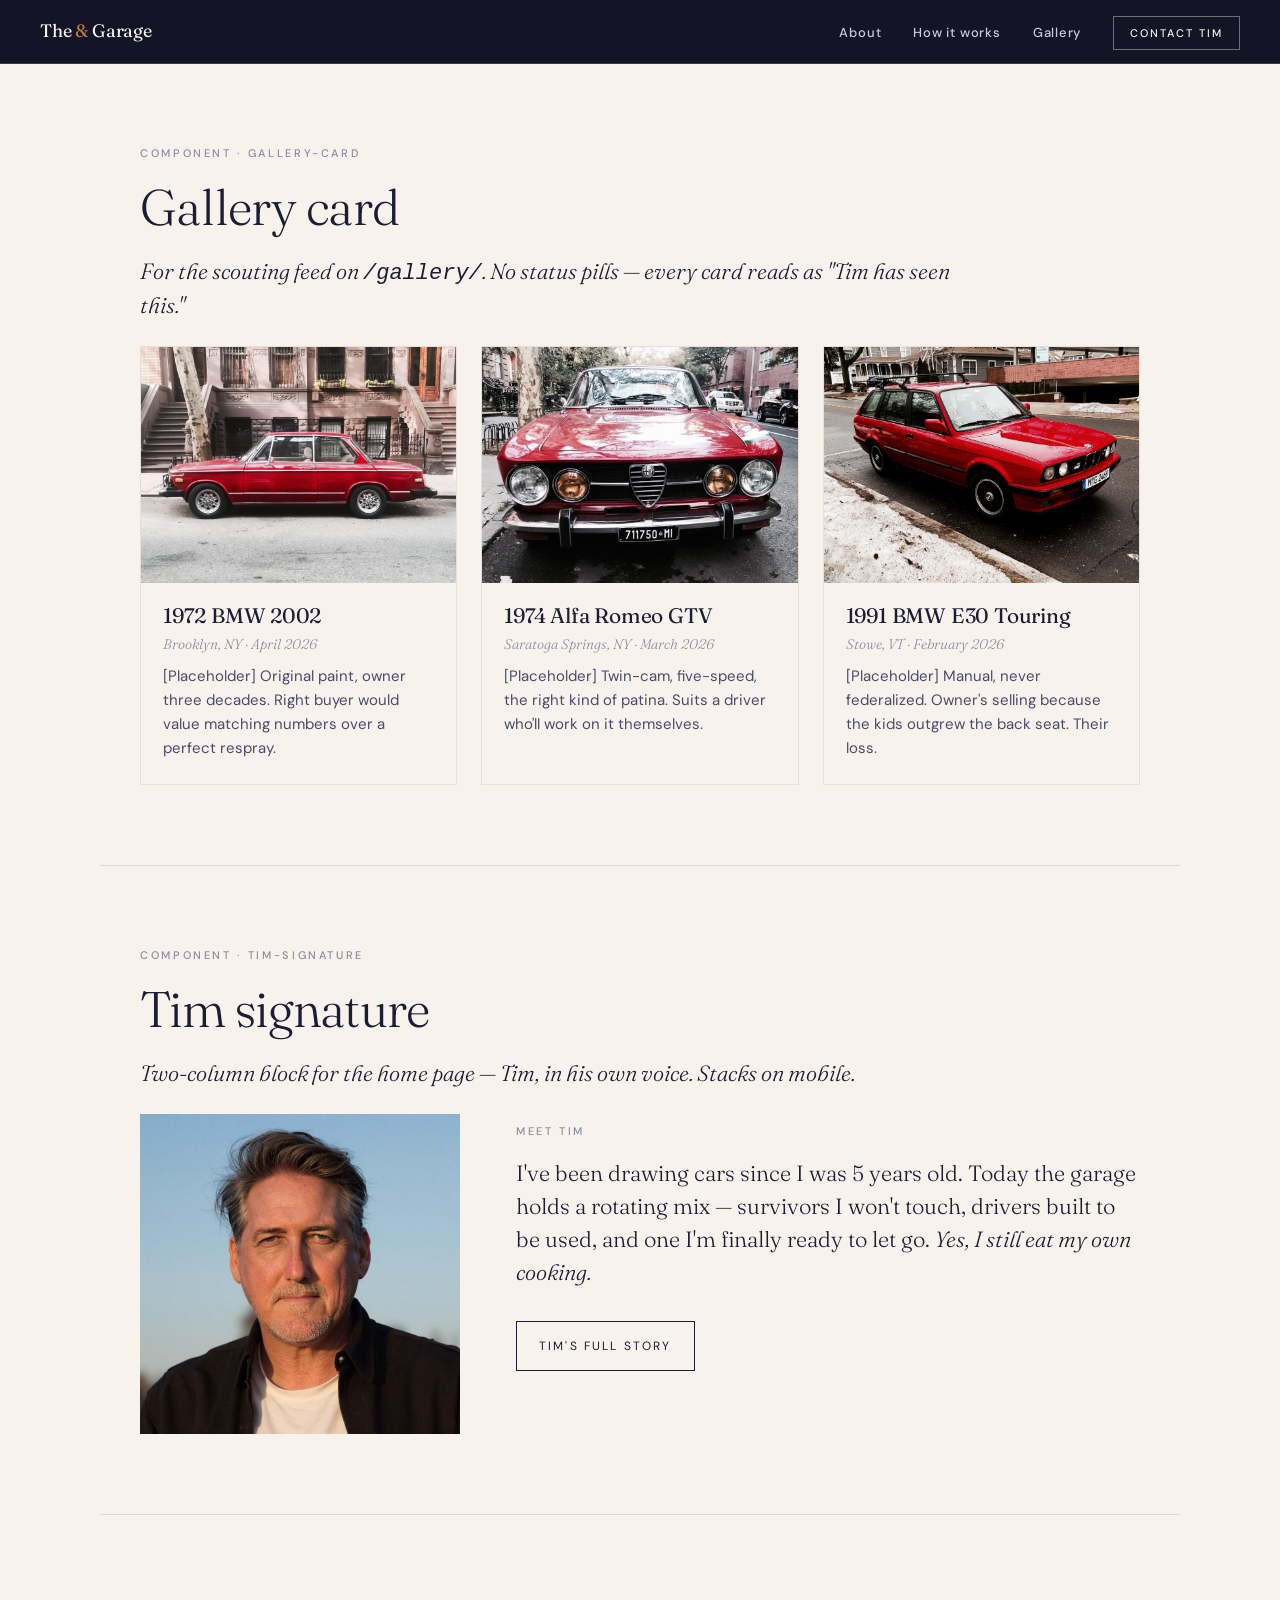
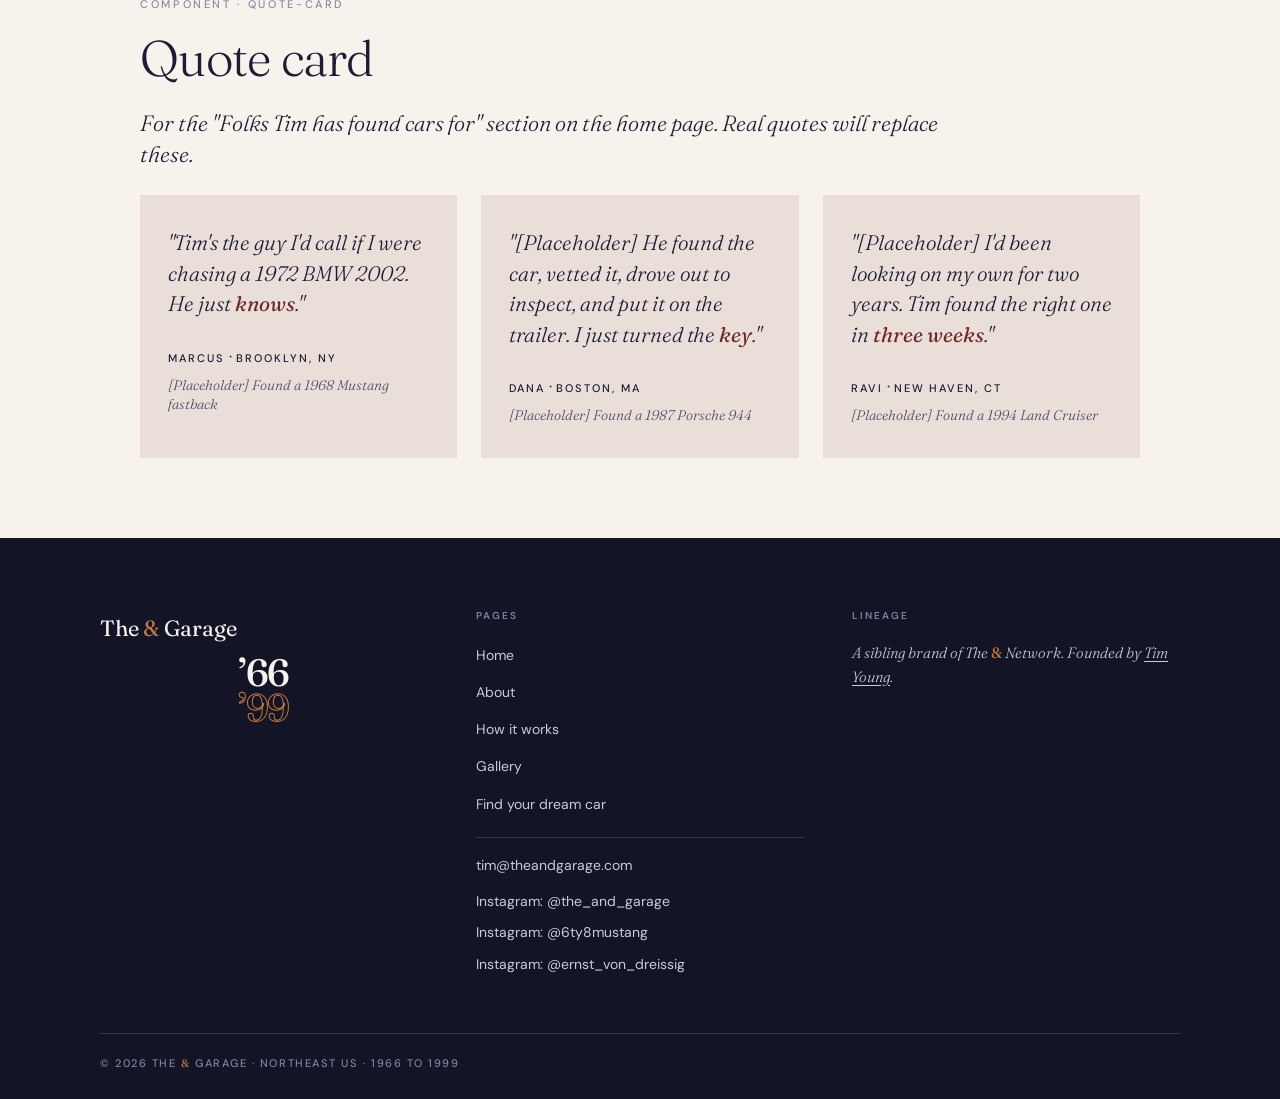
<file: components/index.html>
<!DOCTYPE html>
<html lang="en">
<head>
  <meta charset="UTF-8">
  <meta name="viewport" content="width=device-width, initial-scale=1.0">
  <meta name="description" content="Internal component review page — not linked from nav.">
  <meta name="robots" content="noindex, nofollow">

  <title>Components — The &amp; Garage (dev)</title>

  <link rel="preconnect" href="https://fonts.googleapis.com">
  <link rel="preconnect" href="https://fonts.gstatic.com" crossorigin>
  <link href="https://fonts.googleapis.com/css2?family=Fraunces:ital,opsz,wght@0,9..144,300;0,9..144,400;0,9..144,500;1,9..144,300;1,9..144,400;1,9..144,500&family=DM+Sans:ital,opsz,wght@0,9..40,400;0,9..40,500;0,9..40,600;1,9..40,400&display=swap" rel="stylesheet">

  <link rel="stylesheet" href="/css/tokens.css">
  <link rel="stylesheet" href="/css/base.css">
  <link rel="stylesheet" href="/css/components.css">
</head>
<body class="components-review">

  <!-- ═══════════════════════════════════════════════
       SITE NAV
  ════════════════════════════════════════════════ -->
  <nav class="site-nav" id="site-nav" aria-label="Main navigation">
    <a class="nav-wordmark" href="/">The <span class="brand-amp">&amp;</span> Garage</a>

    <ul class="nav-links" role="list">
      <li><a href="/about/">About</a></li>
      <li><a href="/process/">How it works</a></li>
      <li><a href="/gallery/">Gallery</a></li>
      <li class="nav-cta"><a href="/contact/">Contact Tim</a></li>
    </ul>

    <a class="nav-cta-mobile" href="/contact/">Contact Tim</a>

    <button class="nav-hamburger" id="nav-hamburger" aria-label="Toggle navigation" aria-expanded="false" aria-controls="nav-drawer">
      <span></span>
      <span></span>
      <span></span>
    </button>

    <ul class="nav-drawer" id="nav-drawer" role="list">
      <li><a href="/about/">About</a></li>
      <li><a href="/process/">How it works</a></li>
      <li><a href="/gallery/">Gallery</a></li>
      <li class="nav-cta"><a href="/contact/">Contact Tim</a></li>
    </ul>
  </nav>

  <main>

    <!-- ═══════════════════════════════════════════════
         1. GALLERY CARD — 3 examples in a grid
    ════════════════════════════════════════════════ -->
    <section class="section block component-section">
      <span class="kicker">Component · gallery-card</span>
      <h2>Gallery card</h2>
      <p class="lede">For the scouting feed on <code>/gallery/</code>. No status pills — every card reads as "Tim has seen this."</p>

      <div class="component-grid-3">

        <article class="gallery-card">
          <img src="/img/gallery/bmw-2002-red.jpg" alt="A red 1972 BMW 2002 parked on a tree-lined street" loading="lazy" width="800" height="600">
          <h3 class="car-title">1972 BMW 2002</h3>
          <p class="spotted">Brooklyn, NY · April 2026</p>
          <p class="note">[Placeholder] Original paint, owner three decades. Right buyer would value matching numbers over a perfect respray.</p>
        </article>

        <article class="gallery-card">
          <img src="/img/gallery/alfa-romeo-gtv.jpg" alt="Alfa Romeo GTV in profile" loading="lazy" width="800" height="600">
          <h3 class="car-title">1974 Alfa Romeo GTV</h3>
          <p class="spotted">Saratoga Springs, NY · March 2026</p>
          <p class="note">[Placeholder] Twin-cam, five-speed, the right kind of patina. Suits a driver who'll work on it themselves.</p>
        </article>

        <article class="gallery-card">
          <img src="/img/gallery/bmw-e30-touring.jpg" alt="BMW E30 Touring wagon, three-quarter view" loading="lazy" width="800" height="600">
          <h3 class="car-title">1991 BMW E30 Touring</h3>
          <p class="spotted">Stowe, VT · February 2026</p>
          <p class="note">[Placeholder] Manual, never federalized. Owner's selling because the kids outgrew the back seat. Their loss.</p>
        </article>

      </div>
    </section>

    <!-- ═══════════════════════════════════════════════
         2. TIM SIGNATURE — single example
    ════════════════════════════════════════════════ -->
    <section class="section block component-section">
      <span class="kicker">Component · tim-signature</span>
      <h2>Tim signature</h2>
      <p class="lede">Two-column block for the home page — Tim, in his own voice. Stacks on mobile.</p>

      <section class="tim-signature">
        <img src="/img/tim/portrait.jpg" alt="Tim Young, founder of The &amp; Garage" loading="lazy" width="640" height="800">
        <div class="copy">
          <p class="kicker">Meet Tim</p>
          <p class="signature-body">I've been drawing cars since I was 5 years old. Today the garage holds a rotating mix — survivors I won't touch, drivers built to be used, and one I'm finally ready to let go. <em>Yes, I still eat my own cooking.</em></p>
          <a class="btn" href="/about/">Tim's full story</a>
        </div>
      </section>
    </section>

    <!-- ═══════════════════════════════════════════════
         3. QUOTE CARD — 3 examples in a grid
    ════════════════════════════════════════════════ -->
    <section class="section block component-section">
      <span class="kicker">Component · quote-card</span>
      <h2>Quote card</h2>
      <p class="lede">For the "Folks Tim has found cars for" section on the home page. Real quotes will replace these.</p>

      <div class="component-grid-3">

        <article class="quote-card">
          <blockquote>
            "Tim's the guy I'd call if I were chasing a 1972 BMW 2002. He just <em>knows</em>."
          </blockquote>
          <cite>
            <span class="name">Marcus</span> · <span class="city">Brooklyn, NY</span>
            <span class="car">[Placeholder] Found a 1968 Mustang fastback</span>
          </cite>
        </article>

        <article class="quote-card">
          <blockquote>
            "[Placeholder] He found the car, vetted it, drove out to inspect, and put it on the trailer. I just turned the <em>key</em>."
          </blockquote>
          <cite>
            <span class="name">Dana</span> · <span class="city">Boston, MA</span>
            <span class="car">[Placeholder] Found a 1987 Porsche 944</span>
          </cite>
        </article>

        <article class="quote-card">
          <blockquote>
            "[Placeholder] I'd been looking on my own for two years. Tim found the right one in <em>three weeks</em>."
          </blockquote>
          <cite>
            <span class="name">Ravi</span> · <span class="city">New Haven, CT</span>
            <span class="car">[Placeholder] Found a 1994 Land Cruiser</span>
          </cite>
        </article>

      </div>
    </section>

  </main>

  <!-- ═══════════════════════════════════════════════
       SITE FOOTER
  ════════════════════════════════════════════════ -->
  <footer class="site-footer">
    <div class="footer-inner">

      <div class="footer-brand">
        <span class="footer-wordmark">The <span class="brand-amp">&amp;</span> Garage</span>
        <span class="footer-year-mark">
          <span class="era-mark size-xs" aria-hidden="true">
            <span class="glyphs solid">&rsquo;66</span>
            <span class="glyphs outline">&rsquo;99</span>
          </span>
        </span>
      </div>

      <div class="footer-links">
        <h4>Pages</h4>
        <ul>
          <li><a href="/">Home</a></li>
          <li><a href="/about/">About</a></li>
          <li><a href="/process/">How it works</a></li>
          <li><a href="/gallery/">Gallery</a></li>
          <li><a href="/contact/">Find your dream car</a></li>
        </ul>
        <a class="footer-email" href="mailto:tim@theandgarage.com">tim@theandgarage.com</a>
        <a class="footer-social" href="https://instagram.com/the_and_garage" target="_blank" rel="noopener me">Instagram: @the_and_garage</a>
        <a class="footer-social" href="https://instagram.com/6ty8mustang" target="_blank" rel="noopener me">Instagram: @6ty8mustang</a>
        <a class="footer-social" href="https://instagram.com/ernst_von_dreissig" target="_blank" rel="noopener me">Instagram: @ernst_von_dreissig</a>
      </div>

      <div class="footer-lineage">
        <h4>Lineage</h4>
        <p>A sibling brand of The <span class="brand-amp">&amp;</span> Network. Founded by <a href="https://timyoungtalent.com" target="_blank" rel="noopener">Tim Young</a>.</p>
      </div>

    </div>
    <div class="footer-bottom">
      <p>© 2026 The <span class="brand-amp">&amp;</span> Garage · Northeast US · 1966 to 1999</p>
    </div>
  </footer>

  <script src="/js/site.js"></script>
</body>
</html>
</file>
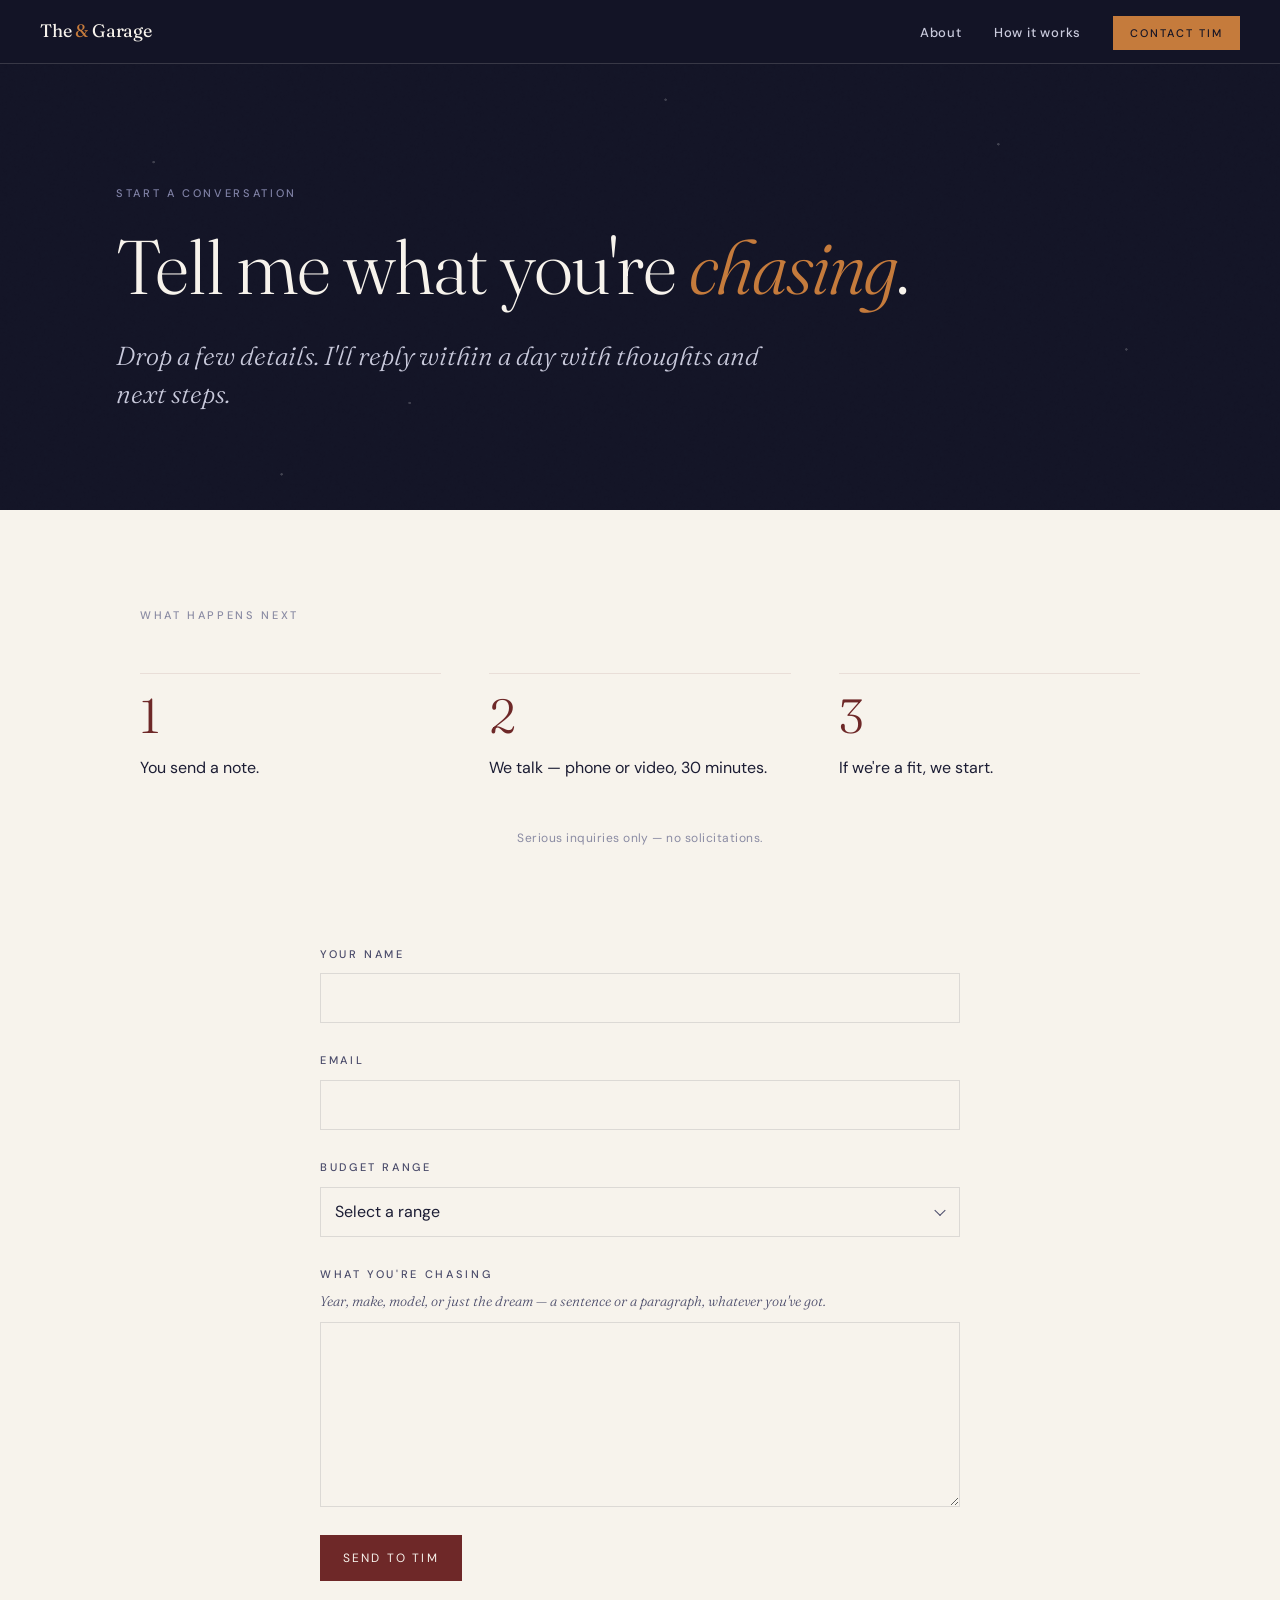
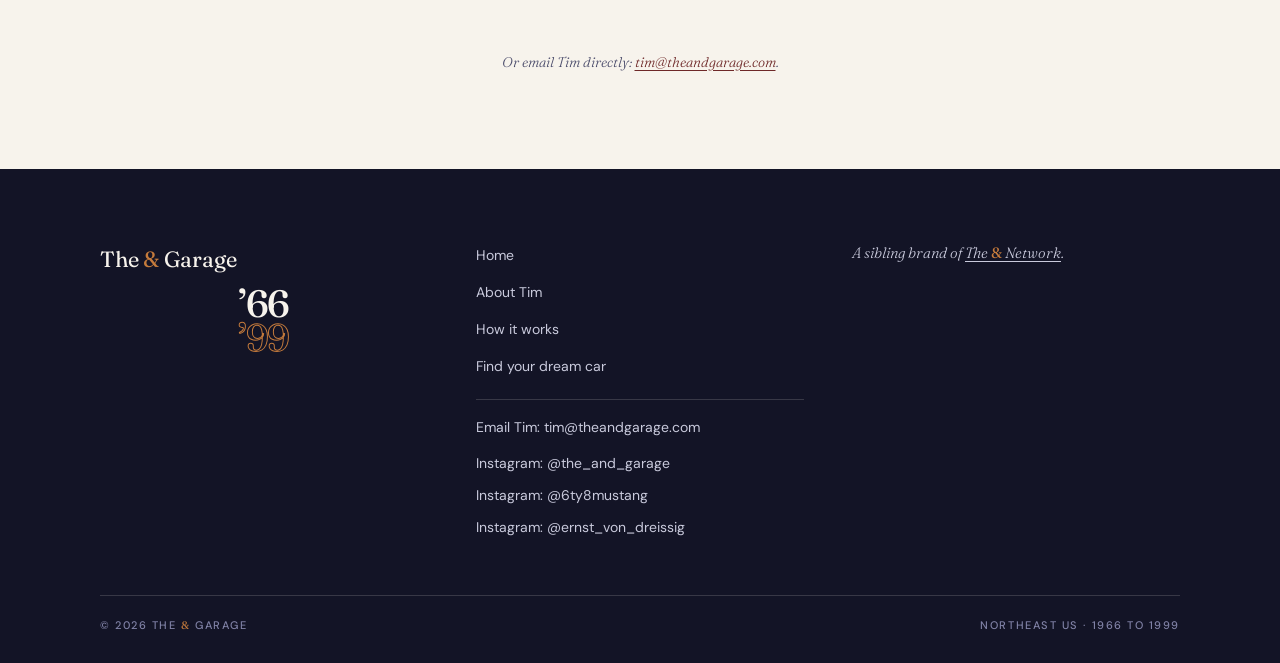
<file: contact/index.html>
<!DOCTYPE html>
<html lang="en">
<head>
  <meta charset="UTF-8">
  <meta name="viewport" content="width=device-width, initial-scale=1.0">
  <meta name="description" content="Start a conversation with Tim Young. Tell him what you're chasing — a year, make, model, or just the dream — and he'll reply within a day.">
  <meta name="robots" content="noindex, nofollow">

  <!-- Open Graph -->
  <meta property="og:type" content="website">
  <meta property="og:url" content="https://theandgarage.com/contact/">
  <meta property="og:title" content="Start a conversation — The &amp; Garage">
  <meta property="og:description" content="Tell me what you're chasing. I'll reply within a day with thoughts and next steps.">
  <meta property="og:image" content="https://theandgarage.com/img/hero/home.jpg">

  <meta name="twitter:card" content="summary_large_image">
  <meta name="twitter:title" content="Start a conversation — The &amp; Garage">
  <meta name="twitter:description" content="Tell me what you're chasing. I'll reply within a day with thoughts and next steps.">
  <meta name="twitter:image" content="https://theandgarage.com/img/hero/home.jpg">

  <title>Start a conversation — The &amp; Garage</title>

  <!-- Favicons -->
  <link rel="icon" type="image/svg+xml" href="/favicon.svg">
  <link rel="icon" type="image/png" sizes="32x32" href="/favicon-32.png">
  <link rel="icon" type="image/png" sizes="16x16" href="/favicon-16.png">
  <link rel="apple-touch-icon" sizes="180x180" href="/apple-touch-icon.png">

  <link rel="preconnect" href="https://fonts.googleapis.com">
  <link rel="preconnect" href="https://fonts.gstatic.com" crossorigin>
  <link href="https://fonts.googleapis.com/css2?family=Fraunces:ital,opsz,wght@0,9..144,300;0,9..144,400;0,9..144,500;1,9..144,300;1,9..144,400;1,9..144,500&family=DM+Sans:ital,opsz,wght@0,9..40,400;0,9..40,500;0,9..40,600;1,9..40,400&display=swap" rel="stylesheet">

  <link rel="stylesheet" href="/css/tokens.css">
  <link rel="stylesheet" href="/css/base.css">
  <link rel="stylesheet" href="/css/components.css">
</head>
<body>

  <!-- ═══════════════════════════════════════════════
       SITE NAV
  ════════════════════════════════════════════════ -->
  <nav class="site-nav" id="site-nav" aria-label="Main navigation">
    <a class="nav-wordmark" href="/">The <span class="brand-amp">&amp;</span> Garage</a>

    <ul class="nav-links" role="list">
      <li><a href="/about/">About</a></li>
      <li><a href="/process/">How it works</a></li>
      <li class="nav-cta"><a href="/contact/" aria-current="page">Contact Tim</a></li>
    </ul>

    <a class="nav-cta-mobile" href="/contact/" aria-current="page">Contact Tim</a>

    <button class="nav-hamburger" id="nav-hamburger" aria-label="Toggle navigation" aria-expanded="false" aria-controls="nav-drawer">
      <span></span>
      <span></span>
      <span></span>
    </button>

    <ul class="nav-drawer" id="nav-drawer" role="list">
      <li><a href="/about/">About</a></li>
      <li><a href="/process/">How it works</a></li>
      <li class="nav-cta"><a href="/contact/" aria-current="page">Contact Tim</a></li>
    </ul>
  </nav>

  <main>

    <!-- ═══════════════════════════════════════════════
         1. HERO — typographic, dark, no image
    ════════════════════════════════════════════════ -->
    <header class="section on-dark contact-hero">
      <div class="constellation"></div>
      <div class="contact-hero-inner">
        <span class="kicker">Start a conversation</span>
        <h1>Tell me what you're <em>chasing</em>.</h1>
        <p class="contact-hero-lede">Drop a few details. I'll reply within a day with thoughts and next steps.</p>
      </div>
    </header>

    <!-- ═══════════════════════════════════════════════
         2. WHAT HAPPENS NEXT — three numbered steps
    ════════════════════════════════════════════════ -->
    <section class="section block what-next">
      <span class="kicker">What happens next</span>

      <ol class="next-steps" role="list">

        <li class="next-step">
          <span class="num" aria-hidden="true">1</span>
          <p class="body">You send a note.</p>
        </li>

        <li class="next-step">
          <span class="num" aria-hidden="true">2</span>
          <p class="body">We talk — phone or video, 30 minutes.</p>
        </li>

        <li class="next-step">
          <span class="num" aria-hidden="true">3</span>
          <p class="body">If we're a fit, we start.</p>
        </li>

      </ol>

      <p class="next-fineprint">Serious inquiries only &mdash; no solicitations.</p>
    </section>

    <!-- ═══════════════════════════════════════════════
         3. FORM — intake form (Web3Forms delivery to Tim)

         Posts to Web3Forms (https://web3forms.com), a free hosted
         endpoint that emails every submission to Tim's inbox. The
         access_key below is Tim's real key. js/site.js still falls
         back to a mailto: handoff if the key is ever reset to the
         placeholder or if the visitor's browser blocks the fetch.
    ════════════════════════════════════════════════ -->
    <section class="section block contact-form-section">

      <form
        class="contact-form"
        id="contact-form"
        action="https://api.web3forms.com/submit"
        method="POST"
      >
        <!-- Web3Forms config -->
        <input type="hidden" name="access_key" value="feeb43bf-46f0-49b1-80c3-b47f012862f0">
        <input type="hidden" name="subject" value="Inquiry from The &amp; Garage contact form">
        <input type="hidden" name="from_name" value="The &amp; Garage contact form">
        <input type="hidden" name="redirect" value="https://theandgarage.com/contact/thanks/">

        <!-- Honeypot — bots tick this; humans never see it. Must stay empty. -->
        <div class="cf-honeypot" aria-hidden="true">
          <label for="cf-website">Leave this field empty</label>
          <input type="text" id="cf-website" name="website" tabindex="-1" autocomplete="off">
        </div>

        <div class="form-field">
          <label for="cf-name">Your name</label>
          <input type="text" id="cf-name" name="name" required autocomplete="name" maxlength="120">
        </div>

        <div class="form-field">
          <label for="cf-email">Email</label>
          <input type="email" id="cf-email" name="email" required autocomplete="email" maxlength="160">
        </div>

        <div class="form-field">
          <label for="cf-budget">Budget range</label>
          <div class="select-wrap">
            <select id="cf-budget" name="budget" required>
              <option value="">Select a range</option>
              <option value="Under $25k">Under $25k</option>
              <option value="$25k to $50k">$25k to $50k</option>
              <option value="$50k to $100k">$50k to $100k</option>
              <option value="$100k to $250k">$100k to $250k</option>
              <option value="$250k+">$250k+</option>
              <option value="Still figuring it out">Still figuring it out</option>
            </select>
          </div>
        </div>

        <div class="form-field">
          <label for="cf-brief">What you're chasing</label>
          <p class="form-hint">Year, make, model, or just the dream — a sentence or a paragraph, whatever you've got.</p>
          <textarea id="cf-brief" name="brief" rows="6" required maxlength="2000"></textarea>
        </div>

        <div class="form-actions">
          <button class="btn solid" type="submit">Send to Tim</button>
        </div>

        <p class="form-status" id="contact-form-status" role="status" aria-live="polite"></p>
      </form>

      <p class="email-fallback">
        Or email Tim directly: <a href="mailto:tim@theandgarage.com">tim@theandgarage.com</a>.
      </p>
    </section>

  </main>

  <!-- ═══════════════════════════════════════════════
       SITE FOOTER
  ════════════════════════════════════════════════ -->
  <footer class="site-footer">
    <div class="footer-inner">

      <!-- Col 1 — Brand mark -->
      <div class="footer-brand">
        <span class="footer-wordmark">The <span class="brand-amp">&amp;</span> Garage</span>
        <span class="footer-year-mark">
          <span class="era-mark size-xs" aria-hidden="true">
            <span class="glyphs solid">&rsquo;66</span>
            <span class="glyphs outline">&rsquo;99</span>
          </span>
        </span>
      </div>

      <!-- Col 2 — Site links + email -->
      <div class="footer-links">
        <ul>
          <li><a href="/">Home</a></li>
          <li><a href="/about/">About Tim</a></li>
          <li><a href="/process/">How it works</a></li>
          <li><a href="/contact/">Find your dream car</a></li>
        </ul>
        <a class="footer-email" href="mailto:tim@theandgarage.com">Email Tim: tim@theandgarage.com</a>
        <a class="footer-social" href="https://instagram.com/the_and_garage" target="_blank" rel="noopener me">Instagram: @the_and_garage</a>
        <a class="footer-social" href="https://instagram.com/6ty8mustang" target="_blank" rel="noopener me">Instagram: @6ty8mustang</a>
        <a class="footer-social" href="https://instagram.com/ernst_von_dreissig" target="_blank" rel="noopener me">Instagram: @ernst_von_dreissig</a>
      </div>

      <!-- Col 3 — Lineage -->
      <div class="footer-lineage">
        <p>A sibling brand of <a href="https://timyoungtalent.com/" target="_blank" rel="noopener">The <span class="brand-amp">&amp;</span> Network</a>.</p>
      </div>

    </div>

    <!-- Bottom strip — two columns -->
    <div class="footer-bottom">
      <p class="footer-bottom-left">© 2026 The <span class="brand-amp">&amp;</span> Garage</p>
      <p class="footer-bottom-right">Northeast US · 1966 to 1999</p>
    </div>
  </footer>

  <script src="/js/site.js"></script>
</body>
</html>
</file>
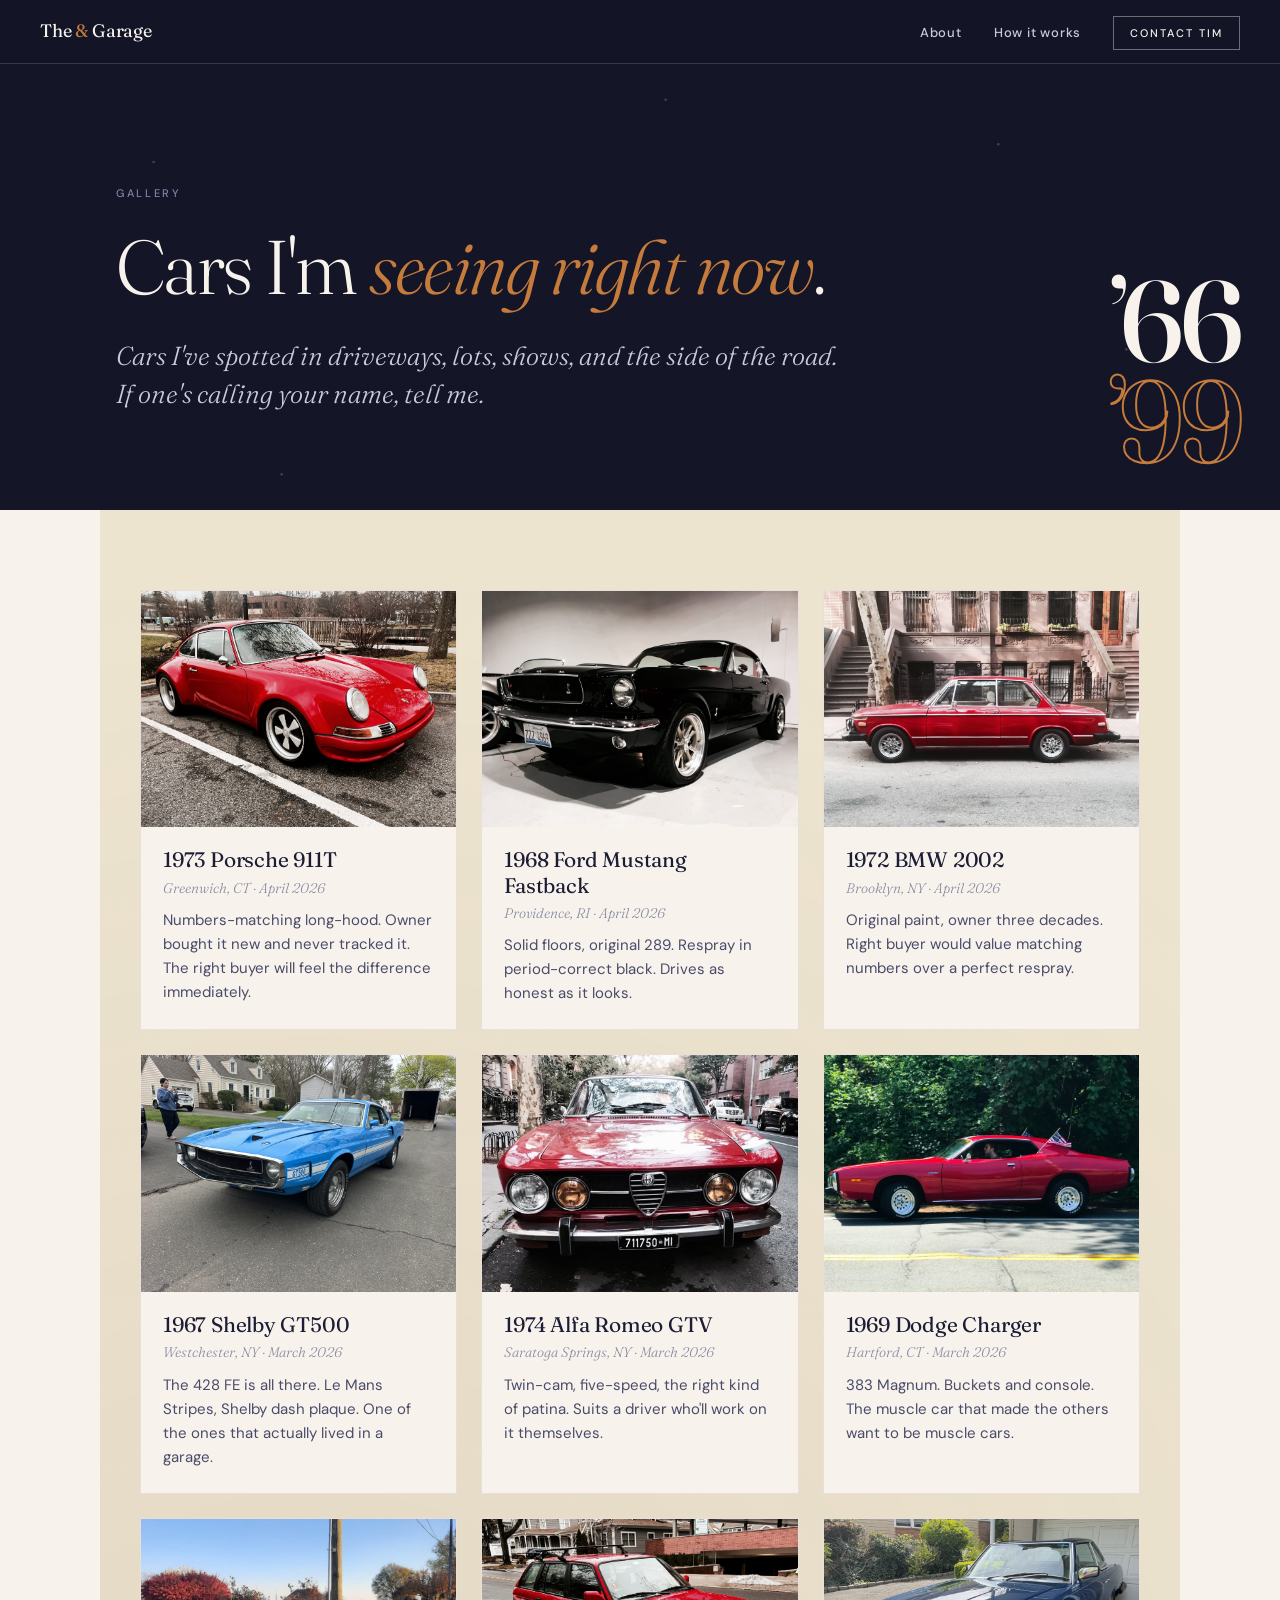
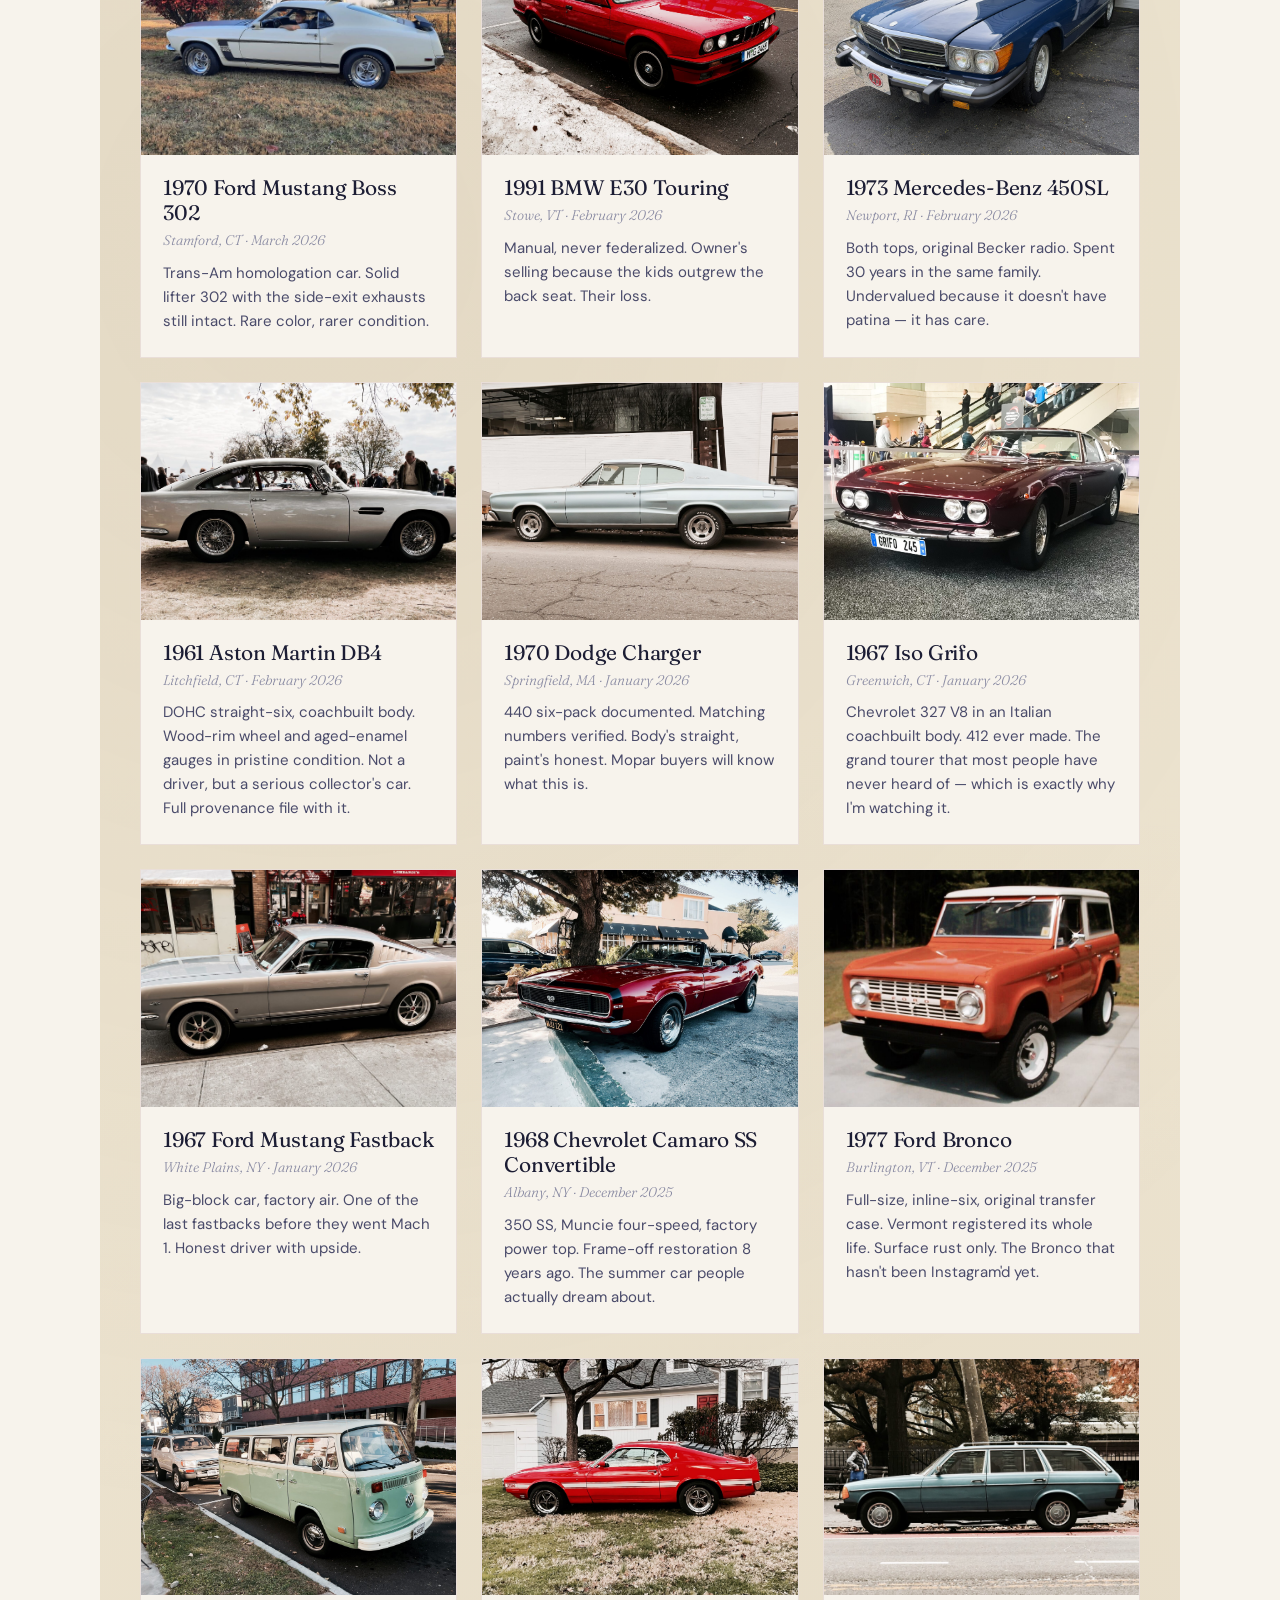
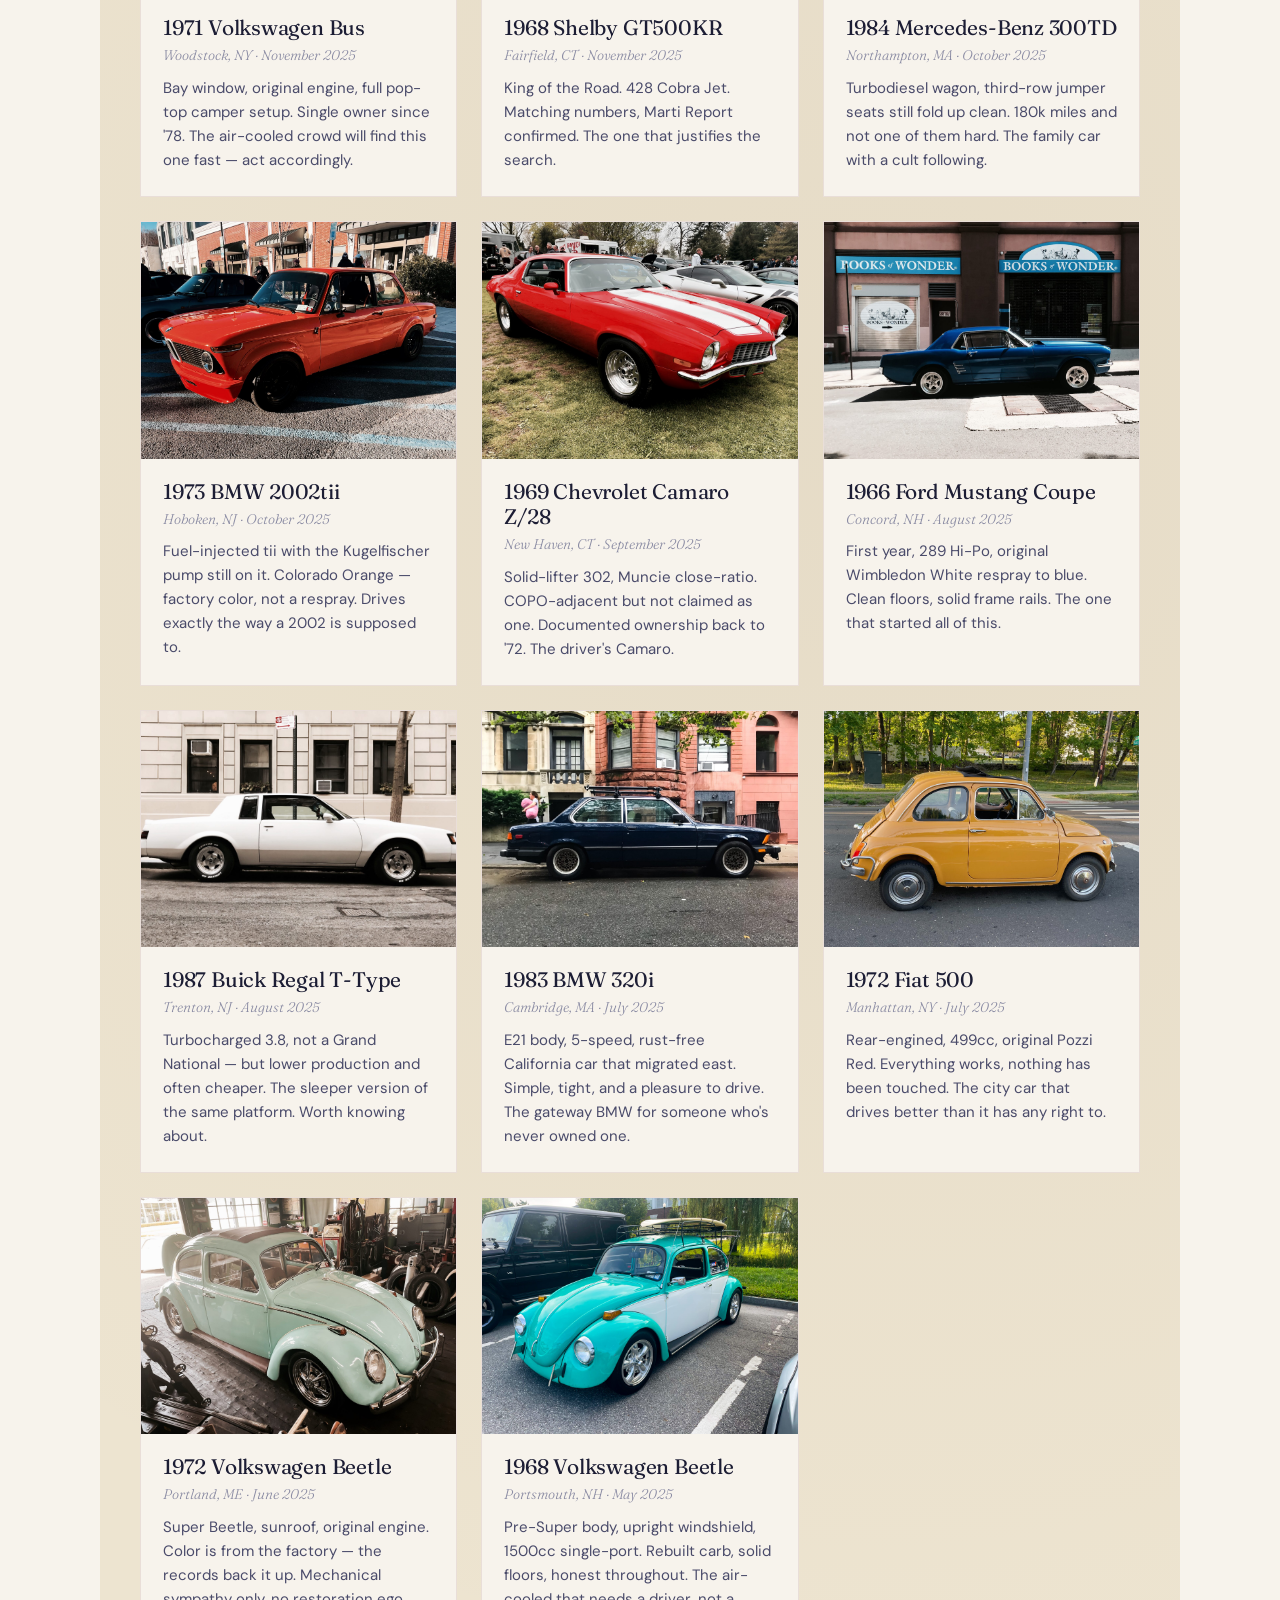
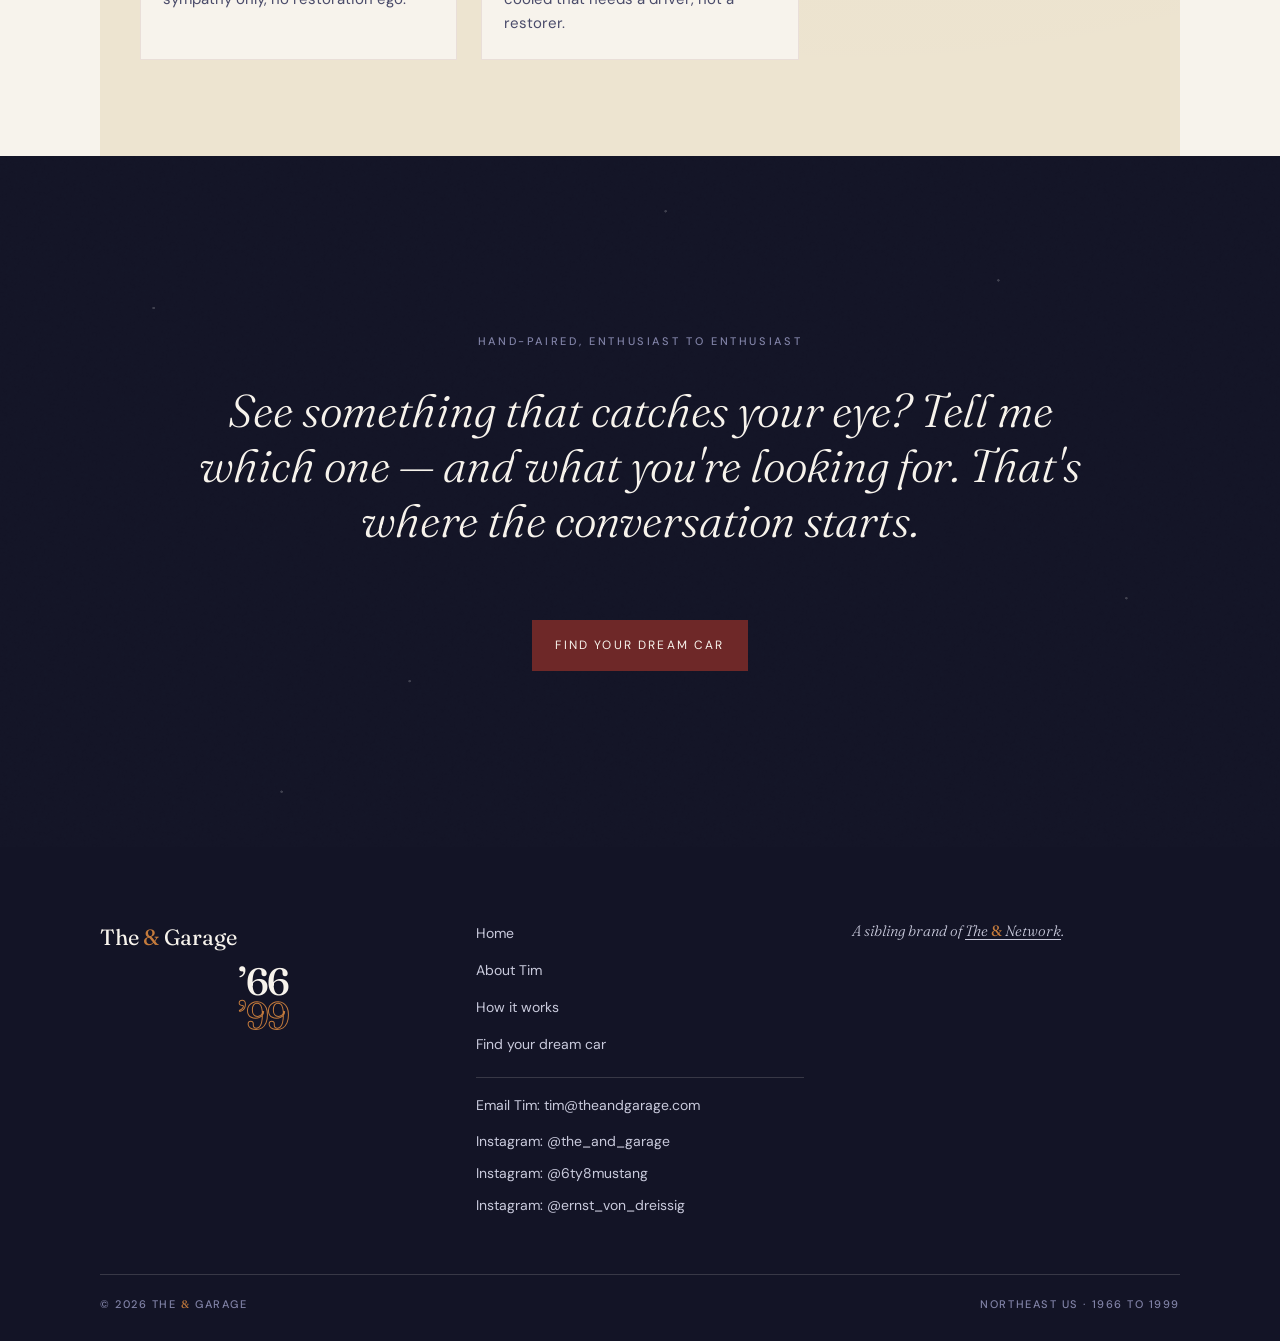
<file: gallery/index.html>
<!DOCTYPE html>
<html lang="en">
<head>
  <meta charset="UTF-8">
  <meta name="viewport" content="width=device-width, initial-scale=1.0">
  <meta name="description" content="Cars Tim Young has spotted in the wild — driveways, lots, shows, and the side of the road. The &amp; Garage scouting feed, 1966 to 1999.">
  <meta name="robots" content="noindex, nofollow">

  <!-- Open Graph -->
  <meta property="og:type" content="website">
  <meta property="og:url" content="https://theandgarage.com/gallery/">
  <meta property="og:title" content="Gallery — The &amp; Garage">
  <meta property="og:description" content="Cars Tim has spotted in driveways, lots, shows, and the side of the road. The scouting feed for 1966 to 1999.">
  <meta property="og:image" content="https://theandgarage.com/img/hero/home.jpg">

  <meta name="twitter:card" content="summary_large_image">
  <meta name="twitter:title" content="Gallery — The &amp; Garage">
  <meta name="twitter:description" content="Cars Tim has spotted in driveways, lots, shows, and the side of the road.">
  <meta name="twitter:image" content="https://theandgarage.com/img/hero/home.jpg">

  <title>Gallery — The &amp; Garage</title>

  <!-- Favicons -->
  <link rel="icon" type="image/svg+xml" href="/favicon.svg">
  <link rel="icon" type="image/png" sizes="32x32" href="/favicon-32.png">
  <link rel="icon" type="image/png" sizes="16x16" href="/favicon-16.png">
  <link rel="apple-touch-icon" sizes="180x180" href="/apple-touch-icon.png">

  <link rel="preconnect" href="https://fonts.googleapis.com">
  <link rel="preconnect" href="https://fonts.gstatic.com" crossorigin>
  <link href="https://fonts.googleapis.com/css2?family=Fraunces:ital,opsz,wght@0,9..144,300;0,9..144,400;0,9..144,500;1,9..144,300;1,9..144,400;1,9..144,500&family=DM+Sans:ital,opsz,wght@0,9..40,400;0,9..40,500;0,9..40,600;1,9..40,400&display=swap" rel="stylesheet">

  <link rel="stylesheet" href="/css/tokens.css">
  <link rel="stylesheet" href="/css/base.css">
  <link rel="stylesheet" href="/css/components.css">
</head>
<body class="page-gallery">

  <!-- ═══════════════════════════════════════════════
       SITE NAV
  ════════════════════════════════════════════════ -->
  <nav class="site-nav" id="site-nav" aria-label="Main navigation">
    <a class="nav-wordmark" href="/">The <span class="brand-amp">&amp;</span> Garage</a>

    <ul class="nav-links" role="list">
      <li><a href="/about/">About</a></li>
      <li><a href="/process/">How it works</a></li>
      <li class="nav-cta"><a href="/contact/">Contact Tim</a></li>
    </ul>

    <a class="nav-cta-mobile" href="/contact/">Contact Tim</a>

    <button class="nav-hamburger" id="nav-hamburger" aria-label="Toggle navigation" aria-expanded="false" aria-controls="nav-drawer">
      <span></span>
      <span></span>
      <span></span>
    </button>

    <ul class="nav-drawer" id="nav-drawer" role="list">
      <li><a href="/about/">About</a></li>
      <li><a href="/process/">How it works</a></li>
      <li class="nav-cta"><a href="/contact/">Contact Tim</a></li>
    </ul>
  </nav>

  <main>

    <!-- ═══════════════════════════════════════════════
         1. HERO — typographic, dark, no image
    ════════════════════════════════════════════════ -->
    <header class="section on-dark gallery-hero">
      <div class="constellation"></div>
      <div class="gallery-hero-inner">
        <span class="kicker">Gallery</span>
        <h1>Cars I'm <em>seeing right now</em>.</h1>
        <p class="gallery-hero-lede">Cars I've spotted in driveways, lots, shows, and the side of the road. If one's calling your name, tell me.</p>
      </div>

      <!-- Era mark — recurring brand motif in lower-right -->
      <div class="era-mark corner size-lg" aria-hidden="true">
        <span class="glyphs solid">&rsquo;66</span>
        <span class="glyphs outline">&rsquo;99</span>
      </div>
    </header>

    <!-- ═══════════════════════════════════════════════
         2. GALLERY GRID — scouting photos
    ════════════════════════════════════════════════ -->
    <section class="section block gallery-section surface-aged-paper">

      <div class="gallery-grid">

        <article class="gallery-card">
          <img src="/img/gallery/porsche-911.jpg" alt="Red Porsche 911 in a parking lot, front three-quarter view" loading="lazy" width="800" height="600">
          <h3 class="car-title">1973 Porsche 911T</h3>
          <p class="spotted">Greenwich, CT · April 2026</p>
          <p class="note">Numbers-matching long-hood. Owner bought it new and never tracked it. The right buyer will feel the difference immediately.</p>
        </article>

        <article class="gallery-card">
          <img src="/img/gallery/mustang-fastback-black.jpg" alt="Black 1968 Ford Mustang fastback, side profile in a softly lit studio" loading="lazy" width="800" height="600">
          <h3 class="car-title">1968 Ford Mustang Fastback</h3>
          <p class="spotted">Providence, RI · April 2026</p>
          <p class="note">Solid floors, original 289. Respray in period-correct black. Drives as honest as it looks.</p>
        </article>

        <article class="gallery-card">
          <img src="/img/gallery/bmw-2002-red.jpg" alt="Red BMW 2002 parked in front of a Brooklyn brownstone" loading="lazy" width="800" height="600">
          <h3 class="car-title">1972 BMW 2002</h3>
          <p class="spotted">Brooklyn, NY · April 2026</p>
          <p class="note">Original paint, owner three decades. Right buyer would value matching numbers over a perfect respray.</p>
        </article>

        <article class="gallery-card">
          <img src="/img/gallery/shelby-gt500-blue.jpg" alt="Grabber-blue Shelby GT500 with white side stripes, three-quarter front view in a suburban driveway" loading="lazy" width="800" height="600">
          <h3 class="car-title">1967 Shelby GT500</h3>
          <p class="spotted">Westchester, NY · March 2026</p>
          <p class="note">The 428 FE is all there. Le Mans Stripes, Shelby dash plaque. One of the ones that actually lived in a garage.</p>
        </article>

        <article class="gallery-card">
          <img src="/img/gallery/alfa-romeo-gtv.jpg" alt="Red Alfa Romeo GTV, head-on front view on a tree-lined city street" loading="lazy" width="800" height="600">
          <h3 class="car-title">1974 Alfa Romeo GTV</h3>
          <p class="spotted">Saratoga Springs, NY · March 2026</p>
          <p class="note">Twin-cam, five-speed, the right kind of patina. Suits a driver who'll work on it themselves.</p>
        </article>

        <article class="gallery-card">
          <img src="/img/gallery/dodge-charger.jpg" alt="Red Dodge Charger driving on a tree-lined road" loading="lazy" width="800" height="600">
          <h3 class="car-title">1969 Dodge Charger</h3>
          <p class="spotted">Hartford, CT · March 2026</p>
          <p class="note">383 Magnum. Buckets and console. The muscle car that made the others want to be muscle cars.</p>
        </article>

        <article class="gallery-card">
          <img src="/img/gallery/mustang-boss-302.jpg" alt="White Ford Mustang Boss 302 with black side stripes, side profile in a rural field" loading="lazy" width="800" height="600">
          <h3 class="car-title">1970 Ford Mustang Boss 302</h3>
          <p class="spotted">Stamford, CT · March 2026</p>
          <p class="note">Trans-Am homologation car. Solid lifter 302 with the side-exit exhausts still intact. Rare color, rarer condition.</p>
        </article>

        <article class="gallery-card">
          <img src="/img/gallery/bmw-e30-touring.jpg" alt="Red BMW E30 Touring wagon with roof rack, parked at the curb" loading="lazy" width="800" height="600">
          <h3 class="car-title">1991 BMW E30 Touring</h3>
          <p class="spotted">Stowe, VT · February 2026</p>
          <p class="note">Manual, never federalized. Owner's selling because the kids outgrew the back seat. Their loss.</p>
        </article>

        <article class="gallery-card">
          <img src="/img/gallery/mercedes-450sl.jpg" alt="Dark blue Mercedes-Benz 450SL with hardtop, parked in a driveway" loading="lazy" width="800" height="600">
          <h3 class="car-title">1973 Mercedes-Benz 450SL</h3>
          <p class="spotted">Newport, RI · February 2026</p>
          <p class="note">Both tops, original Becker radio. Spent 30 years in the same family. Undervalued because it doesn't have patina — it has care.</p>
        </article>

        <article class="gallery-card">
          <img src="/img/gallery/aston-martin-db4.jpg" alt="Silver Aston Martin DB4 at a concours lawn event, side profile with wire wheels" loading="lazy" width="800" height="600">
          <h3 class="car-title">1961 Aston Martin DB4</h3>
          <p class="spotted">Litchfield, CT · February 2026</p>
          <p class="note">DOHC straight-six, coachbuilt body. Wood-rim wheel and aged-enamel gauges in pristine condition. Not a driver, but a serious collector's car. Full provenance file with it.</p>
        </article>

        <article class="gallery-card">
          <img src="/img/gallery/dodge-charger-blue.jpg" alt="Light blue Dodge Charger in side profile, parked outside an auto-body shop" loading="lazy" width="800" height="600">
          <h3 class="car-title">1970 Dodge Charger</h3>
          <p class="spotted">Springfield, MA · January 2026</p>
          <p class="note">440 six-pack documented. Matching numbers verified. Body's straight, paint's honest. Mopar buyers will know what this is.</p>
        </article>

        <article class="gallery-card">
          <img src="/img/gallery/iso-grifo.jpg" alt="Maroon Iso Grifo on the show floor of an auto exhibition" loading="lazy" width="800" height="600">
          <h3 class="car-title">1967 Iso Grifo</h3>
          <p class="spotted">Greenwich, CT · January 2026</p>
          <p class="note">Chevrolet 327 V8 in an Italian coachbuilt body. 412 ever made. The grand tourer that most people have never heard of — which is exactly why I'm watching it.</p>
        </article>

        <article class="gallery-card">
          <img src="/img/gallery/mustang-fastback-silver.jpg" alt="Silver 1967 Ford Mustang fastback, side profile on a Manhattan street" loading="lazy" width="800" height="600">
          <h3 class="car-title">1967 Ford Mustang Fastback</h3>
          <p class="spotted">White Plains, NY · January 2026</p>
          <p class="note">Big-block car, factory air. One of the last fastbacks before they went Mach 1. Honest driver with upside.</p>
        </article>

        <article class="gallery-card">
          <img src="/img/gallery/chevrolet-camaro-ss-convertible.jpg" alt="Burgundy 1968 Chevrolet Camaro SS Convertible with top down, parked outside a coastal restaurant" loading="lazy" width="800" height="600">
          <h3 class="car-title">1968 Chevrolet Camaro SS Convertible</h3>
          <p class="spotted">Albany, NY · December 2025</p>
          <p class="note">350 SS, Muncie four-speed, factory power top. Frame-off restoration 8 years ago. The summer car people actually dream about.</p>
        </article>

        <article class="gallery-card">
          <img src="/img/gallery/ford-bronco.jpg" alt="Burnt-orange first-generation Ford Bronco with white roof, parked on a paved drive" loading="lazy" width="800" height="600">
          <h3 class="car-title">1977 Ford Bronco</h3>
          <p class="spotted">Burlington, VT · December 2025</p>
          <p class="note">Full-size, inline-six, original transfer case. Vermont registered its whole life. Surface rust only. The Bronco that hasn't been Instagram'd yet.</p>
        </article>

        <article class="gallery-card">
          <img src="/img/gallery/vw-bus.jpg" alt="Mint-green and white Volkswagen Type 2 bay-window bus, parked at the curb" loading="lazy" width="800" height="600">
          <h3 class="car-title">1971 Volkswagen Bus</h3>
          <p class="spotted">Woodstock, NY · November 2025</p>
          <p class="note">Bay window, original engine, full pop-top camper setup. Single owner since '78. The air-cooled crowd will find this one fast — act accordingly.</p>
        </article>

        <article class="gallery-card">
          <img src="/img/gallery/shelby-gt500-red.jpg" alt="Red Shelby GT500 with white side stripes, side profile on a residential lawn" loading="lazy" width="800" height="600">
          <h3 class="car-title">1968 Shelby GT500KR</h3>
          <p class="spotted">Fairfield, CT · November 2025</p>
          <p class="note">King of the Road. 428 Cobra Jet. Matching numbers, Marti Report confirmed. The one that justifies the search.</p>
        </article>

        <article class="gallery-card">
          <img src="/img/gallery/mercedes-300td-wagon.jpg" alt="Teal-blue Mercedes-Benz 300TD wagon with roof rack, side profile beside Central Park" loading="lazy" width="800" height="600">
          <h3 class="car-title">1984 Mercedes-Benz 300TD</h3>
          <p class="spotted">Northampton, MA · October 2025</p>
          <p class="note">Turbodiesel wagon, third-row jumper seats still fold up clean. 180k miles and not one of them hard. The family car with a cult following.</p>
        </article>

        <article class="gallery-card">
          <img src="/img/gallery/bmw-2002-orange.jpg" alt="Colorado-orange BMW 2002tii in a parking lot, three-quarter view" loading="lazy" width="800" height="600">
          <h3 class="car-title">1973 BMW 2002tii</h3>
          <p class="spotted">Hoboken, NJ · October 2025</p>
          <p class="note">Fuel-injected tii with the Kugelfischer pump still on it. Colorado Orange — factory color, not a respray. Drives exactly the way a 2002 is supposed to.</p>
        </article>

        <article class="gallery-card">
          <img src="/img/gallery/chevrolet-camaro-z28.jpg" alt="Red Chevrolet Camaro Z/28 with white stripes, three-quarter front view at a car show" loading="lazy" width="800" height="600">
          <h3 class="car-title">1969 Chevrolet Camaro Z/28</h3>
          <p class="spotted">New Haven, CT · September 2025</p>
          <p class="note">Solid-lifter 302, Muncie close-ratio. COPO-adjacent but not claimed as one. Documented ownership back to '72. The driver's Camaro.</p>
        </article>

        <article class="gallery-card">
          <img src="/img/gallery/mustang-coupe-blue.jpg" alt="Blue 1966 Ford Mustang coupe, side profile parked outside a Manhattan storefront" loading="lazy" width="800" height="600">
          <h3 class="car-title">1966 Ford Mustang Coupe</h3>
          <p class="spotted">Concord, NH · August 2025</p>
          <p class="note">First year, 289 Hi-Po, original Wimbledon White respray to blue. Clean floors, solid frame rails. The one that started all of this.</p>
        </article>

        <article class="gallery-card">
          <img src="/img/gallery/buick-regal.jpg" alt="White Buick Regal with two-tone lower trim, parked on a Manhattan street" loading="lazy" width="800" height="600">
          <h3 class="car-title">1987 Buick Regal T-Type</h3>
          <p class="spotted">Trenton, NJ · August 2025</p>
          <p class="note">Turbocharged 3.8, not a Grand National — but lower production and often cheaper. The sleeper version of the same platform. Worth knowing about.</p>
        </article>

        <article class="gallery-card">
          <img src="/img/gallery/bmw-320i.jpg" alt="Dark blue BMW 320i with roof rack, side profile in front of a brownstone" loading="lazy" width="800" height="600">
          <h3 class="car-title">1983 BMW 320i</h3>
          <p class="spotted">Cambridge, MA · July 2025</p>
          <p class="note">E21 body, 5-speed, rust-free California car that migrated east. Simple, tight, and a pleasure to drive. The gateway BMW for someone who's never owned one.</p>
        </article>

        <article class="gallery-card">
          <img src="/img/gallery/fiat-500.jpg" alt="Yellow Fiat 500 with sunroof open, side profile on a leafy suburban road" loading="lazy" width="800" height="600">
          <h3 class="car-title">1972 Fiat 500</h3>
          <p class="spotted">Manhattan, NY · July 2025</p>
          <p class="note">Rear-engined, 499cc, original Pozzi Red. Everything works, nothing has been touched. The city car that drives better than it has any right to.</p>
        </article>

        <article class="gallery-card">
          <img src="/img/gallery/vw-beetle-mint.jpg" alt="Mint green Volkswagen Beetle parked inside an old workshop garage" loading="lazy" width="800" height="600">
          <h3 class="car-title">1972 Volkswagen Beetle</h3>
          <p class="spotted">Portland, ME · June 2025</p>
          <p class="note">Super Beetle, sunroof, original engine. Color is from the factory — the records back it up. Mechanical sympathy only, no restoration ego.</p>
        </article>

        <article class="gallery-card">
          <img src="/img/gallery/vw-beetle-turquoise.jpg" alt="Turquoise and white Volkswagen Beetle with roof-rack surfboard, three-quarter front view" loading="lazy" width="800" height="600">
          <h3 class="car-title">1968 Volkswagen Beetle</h3>
          <p class="spotted">Portsmouth, NH · May 2025</p>
          <p class="note">Pre-Super body, upright windshield, 1500cc single-port. Rebuilt carb, solid floors, honest throughout. The air-cooled that needs a driver, not a restorer.</p>
        </article>

      </div>
    </section>

    <!-- ═══════════════════════════════════════════════
         3. FINAL CTA — dark surface
    ════════════════════════════════════════════════ -->
    <section class="section on-dark final-cta">
      <div class="constellation"></div>
      <div class="final-cta-inner">
        <p class="final-cta-kicker">Hand-paired, enthusiast to enthusiast</p>
        <p class="final-cta-lead">See something that catches your eye? Tell me which one — and what you're looking for. That's where the conversation starts.</p>
        <a class="btn on-dark solid" href="/contact/">Find your dream car</a>
      </div>
    </section>

  </main>

  <!-- ═══════════════════════════════════════════════
       SITE FOOTER
  ════════════════════════════════════════════════ -->
  <footer class="site-footer">
    <div class="footer-inner">

      <!-- Col 1 — Brand mark -->
      <div class="footer-brand">
        <span class="footer-wordmark">The <span class="brand-amp">&amp;</span> Garage</span>
        <span class="footer-year-mark">
          <span class="era-mark size-xs" aria-hidden="true">
            <span class="glyphs solid">&rsquo;66</span>
            <span class="glyphs outline">&rsquo;99</span>
          </span>
        </span>
      </div>

      <!-- Col 2 — Site links + email -->
      <div class="footer-links">
        <ul>
          <li><a href="/">Home</a></li>
          <li><a href="/about/">About Tim</a></li>
          <li><a href="/process/">How it works</a></li>
          <li><a href="/contact/">Find your dream car</a></li>
        </ul>
        <a class="footer-email" href="mailto:tim@theandgarage.com">Email Tim: tim@theandgarage.com</a>
        <a class="footer-social" href="https://instagram.com/the_and_garage" target="_blank" rel="noopener me">Instagram: @the_and_garage</a>
        <a class="footer-social" href="https://instagram.com/6ty8mustang" target="_blank" rel="noopener me">Instagram: @6ty8mustang</a>
        <a class="footer-social" href="https://instagram.com/ernst_von_dreissig" target="_blank" rel="noopener me">Instagram: @ernst_von_dreissig</a>
      </div>

      <!-- Col 3 — Lineage -->
      <div class="footer-lineage">
        <p>A sibling brand of <a href="https://timyoungtalent.com/" target="_blank" rel="noopener">The <span class="brand-amp">&amp;</span> Network</a>.</p>
      </div>

    </div>

    <!-- Bottom strip — two columns -->
    <div class="footer-bottom">
      <p class="footer-bottom-left">© 2026 The <span class="brand-amp">&amp;</span> Garage</p>
      <p class="footer-bottom-right">Northeast US · 1966 to 1999</p>
    </div>
  </footer>

  <script src="/js/site.js"></script>
</body>
</html>
</file>
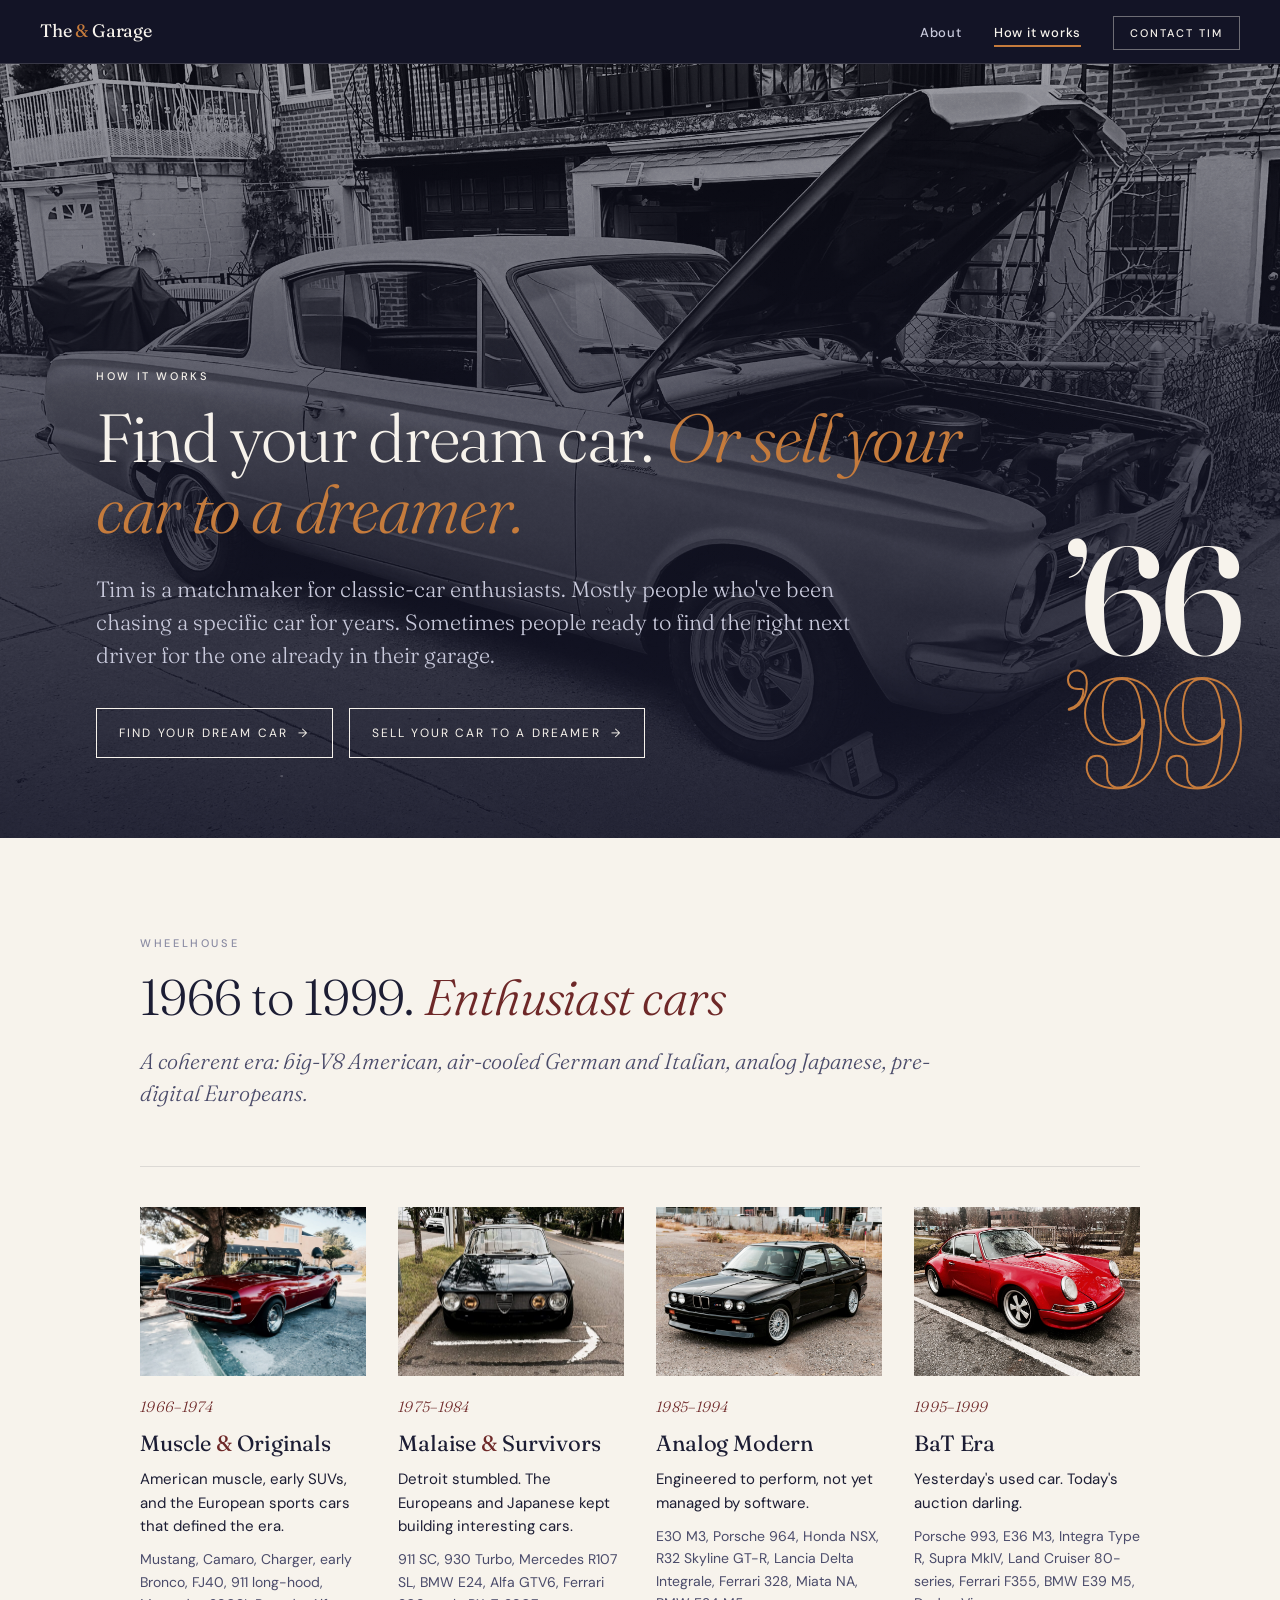
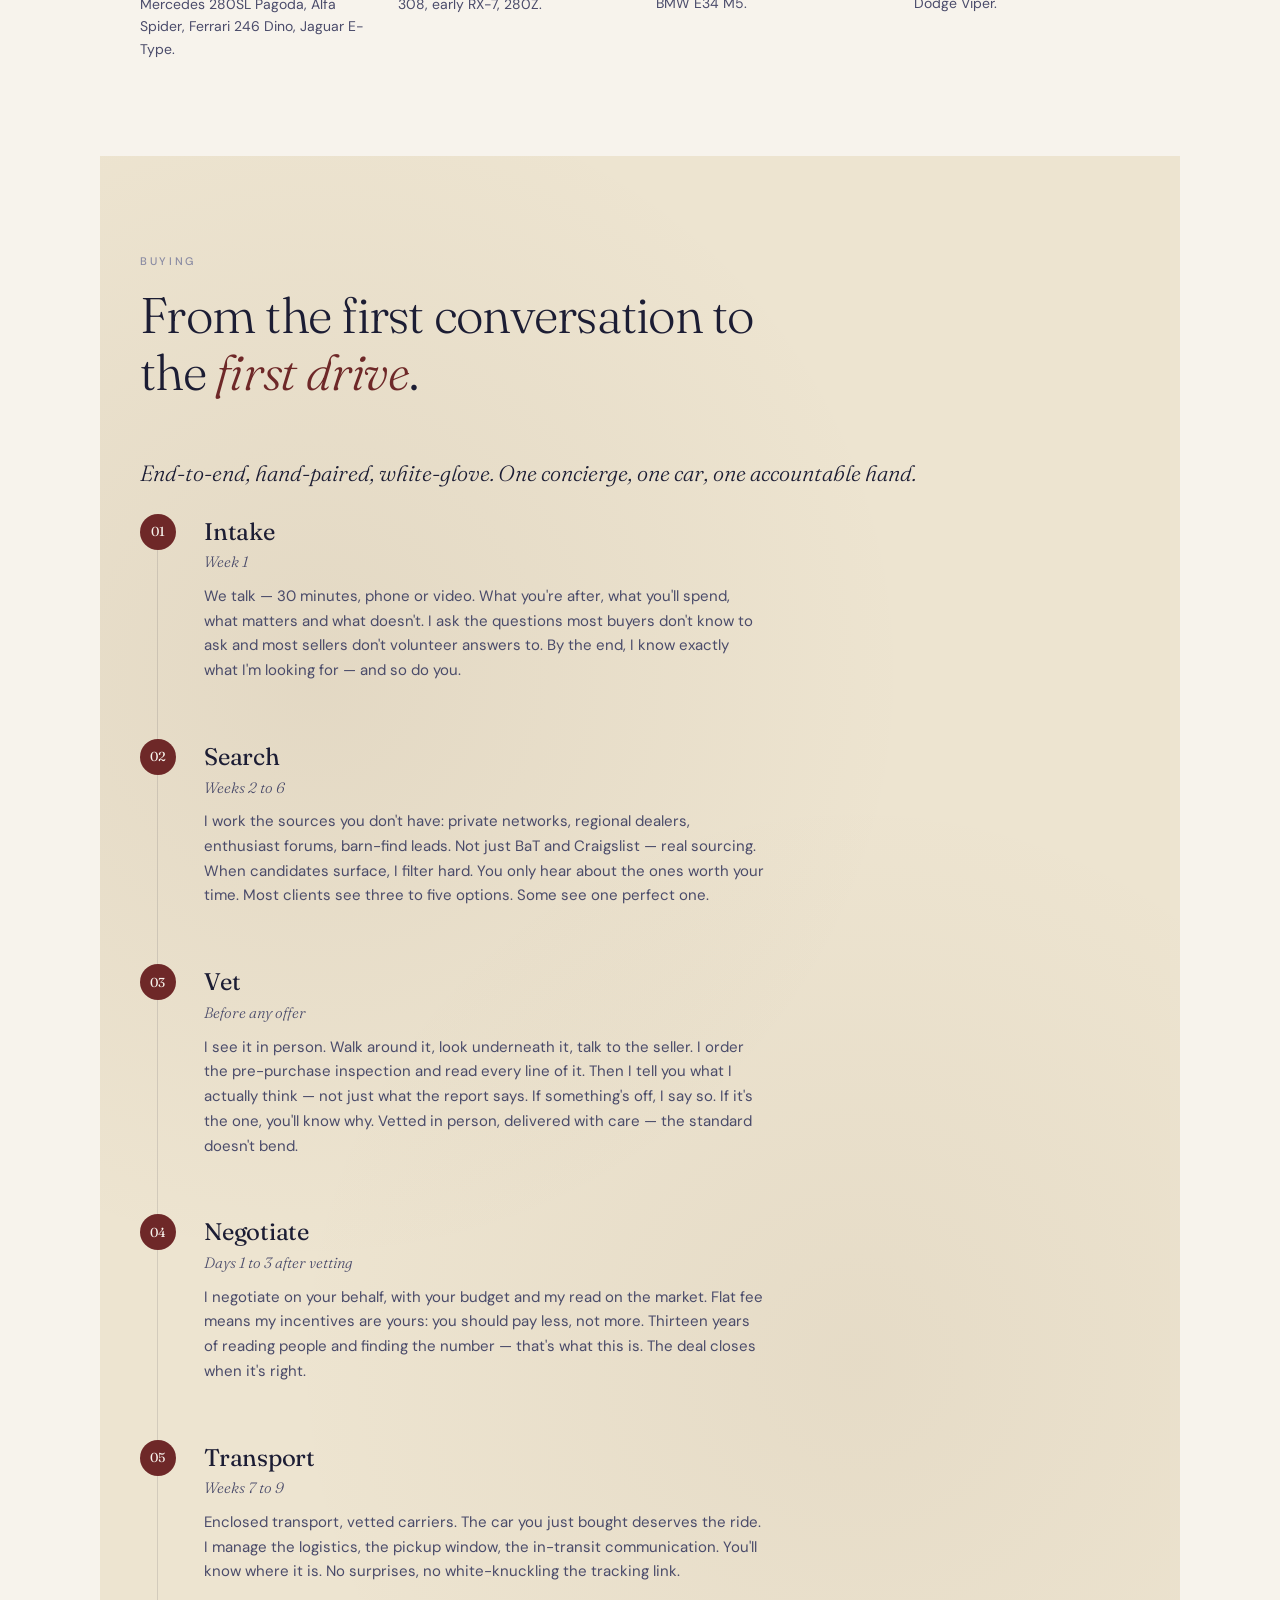
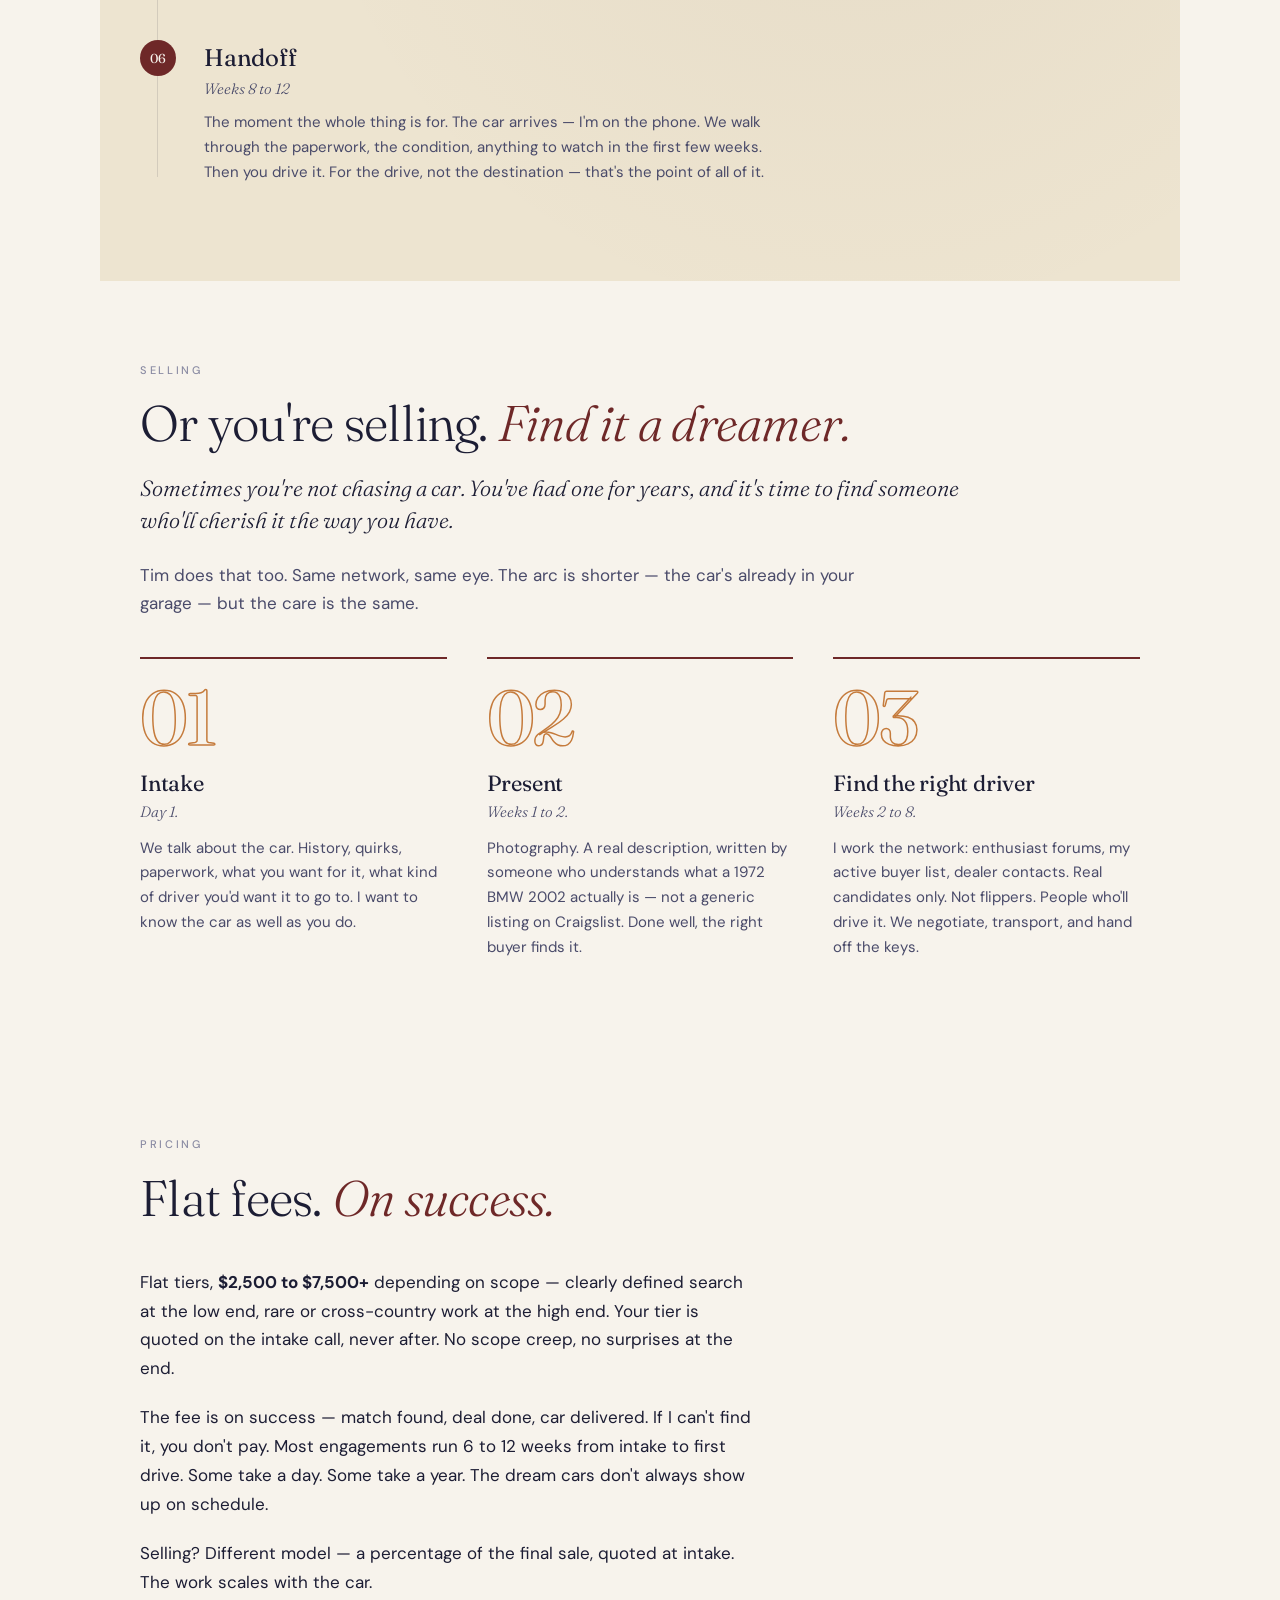
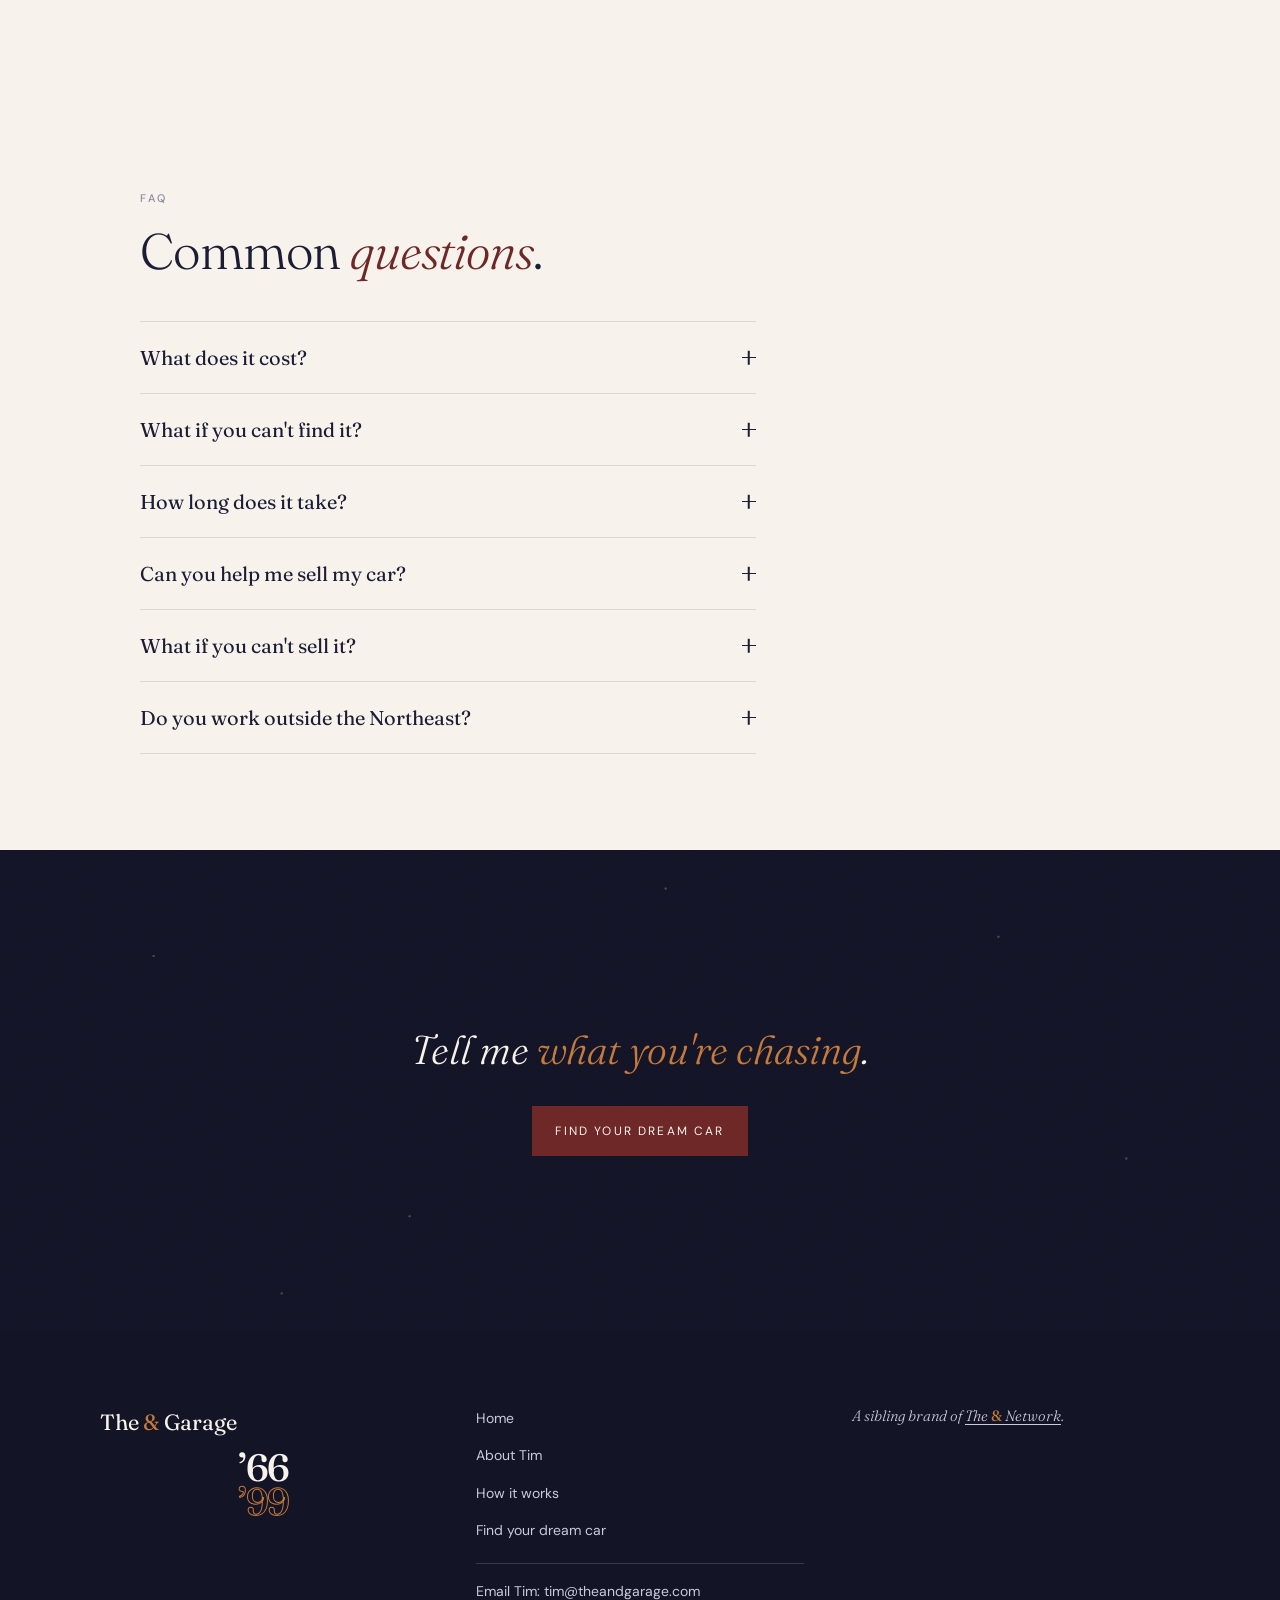
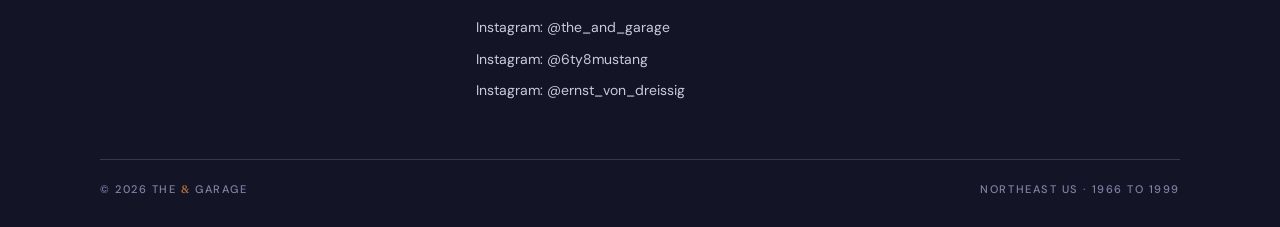
<file: process/index.html>
<!DOCTYPE html>
<html lang="en">
<head>
  <meta charset="UTF-8">
  <meta name="viewport" content="width=device-width, initial-scale=1.0">
  <meta name="description" content="How it works — The &amp; Garage. Find your dream car, or sell your car to a dreamer. Matchmaking for classic-car enthusiasts.">
  <meta name="robots" content="noindex, nofollow">

  <!-- Open Graph -->
  <meta property="og:type" content="website">
  <meta property="og:url" content="https://theandgarage.com/process/">
  <meta property="og:title" content="How it works — The &amp; Garage">
  <meta property="og:image" content="https://theandgarage.com/img/hero/process.jpg">
  <meta property="og:description" content="Find your dream car, or sell your car to a dreamer. Matchmaking for classic-car enthusiasts.">

  <meta name="twitter:card" content="summary_large_image">
  <meta name="twitter:title" content="How it works — The &amp; Garage">
  <meta name="twitter:image" content="https://theandgarage.com/img/hero/process.jpg">
  <meta name="twitter:description" content="Find your dream car, or sell your car to a dreamer. Matchmaking for classic-car enthusiasts.">

  <title>How it works — The &amp; Garage</title>

  <!-- Favicons -->
  <link rel="icon" type="image/svg+xml" href="/favicon.svg">
  <link rel="icon" type="image/png" sizes="32x32" href="/favicon-32.png">
  <link rel="icon" type="image/png" sizes="16x16" href="/favicon-16.png">
  <link rel="apple-touch-icon" sizes="180x180" href="/apple-touch-icon.png">

  <link rel="preconnect" href="https://fonts.googleapis.com">
  <link rel="preconnect" href="https://fonts.gstatic.com" crossorigin>
  <link href="https://fonts.googleapis.com/css2?family=Fraunces:ital,opsz,wght@0,9..144,300;0,9..144,400;0,9..144,500;1,9..144,300;1,9..144,400;1,9..144,500&family=DM+Sans:ital,opsz,wght@0,9..40,400;0,9..40,500;0,9..40,600;1,9..40,400&display=swap" rel="stylesheet">

  <link rel="stylesheet" href="/css/tokens.css">
  <link rel="stylesheet" href="/css/base.css">
  <link rel="stylesheet" href="/css/components.css">


</head>
<body class="page-process">

  <nav class="site-nav" id="site-nav" aria-label="Main navigation">
    <a class="nav-wordmark" href="/">The <span class="brand-amp">&amp;</span> Garage</a>

    <ul class="nav-links" role="list">
      <li><a href="/about/">About</a></li>
      <li><a href="/process/" aria-current="page">How it works</a></li>
      <li class="nav-cta"><a href="/contact/">Contact Tim</a></li>
    </ul>

    <a class="nav-cta-mobile" href="/contact/">Contact Tim</a>

    <button class="nav-hamburger" id="nav-hamburger" aria-label="Toggle navigation" aria-expanded="false" aria-controls="nav-drawer">
      <span></span>
      <span></span>
      <span></span>
    </button>

    <ul class="nav-drawer" id="nav-drawer" role="list">
      <li><a href="/about/">About</a></li>
      <li><a href="/process/" aria-current="page">How it works</a></li>
      <li class="nav-cta"><a href="/contact/">Contact Tim</a></li>
    </ul>
  </nav>

  <main>

    <!-- ═══════════════════════════════════════════════
         1. HERO — dual-direction matchmaking intro, image variant
    ════════════════════════════════════════════════ -->
    <header class="hero hero-process">
      <img class="hero-image" src="/img/hero/process.jpg" alt="A silver 1964 Plymouth Barracuda parked on a driveway with its hood open, brick row-house garages behind — black and white." loading="eager" width="2215" height="1419">
      <div class="veil"></div>
      <div class="constellation"></div>

      <div class="hero-inner">
        <span class="kicker">How it works</span>
        <h1>Find your dream car. <em>Or sell your car to a dreamer.</em></h1>
        <p class="hero-lede">Tim is a matchmaker for classic-car enthusiasts. Mostly people who've been chasing a specific car for years. Sometimes people ready to find the right next driver for the one already in their garage.</p>
        <div class="hero-anchor-nav">
          <a class="btn on-dark" href="#buying">Find your dream car &nbsp;<span class="arrow">&rarr;</span></a>
          <a class="btn on-dark" href="#selling">Sell your car to a dreamer &nbsp;<span class="arrow">&rarr;</span></a>
        </div>
      </div>

      <!-- Era mark — bold year-range decal in lower-right -->
      <div class="era-mark corner size-xl" aria-hidden="true">
        <span class="glyphs solid">&rsquo;66</span>
        <span class="glyphs outline">&rsquo;99</span>
      </div>

    </header>

    <!-- ═══════════════════════════════════════════════
         1.5 WHEELHOUSE — what Tim focuses on, four sub-eras
         The four era cards (range, name, example cars, photo)
         are populated by js/wheelhouse.js — the single source
         of truth shared with the Home page wheelhouse section.
    ════════════════════════════════════════════════ -->
    <section id="wheelhouse" class="section block process-wheelhouse">
      <span class="kicker">Wheelhouse</span>
      <h2>1966 to 1999. <em>Enthusiast cars</em></h2>
      <p class="lede">A coherent era: big-V8 American, air-cooled German and Italian, analog Japanese, pre-digital Europeans.</p>

      <ol class="wheelhouse-grid" role="list" data-wheelhouse data-variant="process"></ol>
    </section>

    <!-- ═══════════════════════════════════════════════
         2. BUYING — six-step vertical timeline
    ════════════════════════════════════════════════ -->
    <section id="buying" class="section block process-arc surface-aged-paper">
      <span class="kicker">Buying</span>
      <h2>From the first conversation to the <em>first drive</em>.</h2>
      <p class="lede">End-to-end, hand-paired, white-glove. One concierge, one car, one accountable hand.</p>

      <ol class="timeline-v" role="list">

        <li class="timeline-step">
          <span class="step-circle" aria-hidden="true">01</span>
          <div class="step-body-wrap">
            <h3 class="step-name">Intake</h3>
            <p class="step-marker">Week 1</p>
            <p class="step-body">We talk — 30 minutes, phone or video. What you're after, what you'll spend, what matters and what doesn't. I ask the questions most buyers don't know to ask and most sellers don't volunteer answers to. By the end, I know exactly what I'm looking for — and so do you.</p>
          </div>
        </li>

        <li class="timeline-step">
          <span class="step-circle" aria-hidden="true">02</span>
          <div class="step-body-wrap">
            <h3 class="step-name">Search</h3>
            <p class="step-marker">Weeks 2 to 6</p>
            <p class="step-body">I work the sources you don't have: private networks, regional dealers, enthusiast forums, barn-find leads. Not just BaT and Craigslist — real sourcing. When candidates surface, I filter hard. You only hear about the ones worth your time. Most clients see three to five options. Some see one perfect one.</p>
          </div>
        </li>

        <li class="timeline-step">
          <span class="step-circle" aria-hidden="true">03</span>
          <div class="step-body-wrap">
            <h3 class="step-name">Vet</h3>
            <p class="step-marker">Before any offer</p>
            <p class="step-body">I see it in person. Walk around it, look underneath it, talk to the seller. I order the pre-purchase inspection and read every line of it. Then I tell you what I actually think — not just what the report says. If something's off, I say so. If it's the one, you'll know why. Vetted in person, delivered with care — the standard doesn't bend.</p>
          </div>
        </li>

        <li class="timeline-step">
          <span class="step-circle" aria-hidden="true">04</span>
          <div class="step-body-wrap">
            <h3 class="step-name">Negotiate</h3>
            <p class="step-marker">Days 1 to 3 after vetting</p>
            <p class="step-body">I negotiate on your behalf, with your budget and my read on the market. Flat fee means my incentives are yours: you should pay less, not more. Thirteen years of reading people and finding the number — that's what this is. The deal closes when it's right.</p>
          </div>
        </li>

        <li class="timeline-step">
          <span class="step-circle" aria-hidden="true">05</span>
          <div class="step-body-wrap">
            <h3 class="step-name">Transport</h3>
            <p class="step-marker">Weeks 7 to 9</p>
            <p class="step-body">Enclosed transport, vetted carriers. The car you just bought deserves the ride. I manage the logistics, the pickup window, the in-transit communication. You'll know where it is. No surprises, no white-knuckling the tracking link.</p>
          </div>
        </li>

        <li class="timeline-step">
          <span class="step-circle" aria-hidden="true">06</span>
          <div class="step-body-wrap">
            <h3 class="step-name">Handoff</h3>
            <p class="step-marker">Weeks 8 to 12</p>
            <p class="step-body">The moment the whole thing is for. The car arrives — I'm on the phone. We walk through the paperwork, the condition, anything to watch in the first few weeks. Then you drive it. For the drive, not the destination — that's the point of all of it.</p>
          </div>
        </li>

      </ol>
    </section>

    <!-- ═══════════════════════════════════════════════
         3. SELLING — three-step inverse arc
    ════════════════════════════════════════════════ -->
    <section id="selling" class="section block">
      <span class="kicker">Selling</span>
      <h2>Or you're selling. <em>Find it a dreamer.</em></h2>
      <p class="lede">Sometimes you're not chasing a car. You've had one for years, and it's time to find someone who'll cherish it the way you have.</p>

      <p class="sell-arc-intro">Tim does that too. Same network, same eye. The arc is shorter — the car's already in your garage — but the care is the same.</p>

      <div class="sell-arc-grid">

        <article class="sell-step">
          <span class="sell-num" aria-hidden="true">01</span>
          <h3 class="step-name">Intake</h3>
          <p class="step-marker">Day 1.</p>
          <p class="step-body">We talk about the car. History, quirks, paperwork, what you want for it, what kind of driver you'd want it to go to. I want to know the car as well as you do.</p>
        </article>

        <article class="sell-step">
          <span class="sell-num" aria-hidden="true">02</span>
          <h3 class="step-name">Present</h3>
          <p class="step-marker">Weeks 1 to 2.</p>
          <p class="step-body">Photography. A real description, written by someone who understands what a 1972 BMW 2002 actually is — not a generic listing on Craigslist. Done well, the right buyer finds it.</p>
        </article>

        <article class="sell-step">
          <span class="sell-num" aria-hidden="true">03</span>
          <h3 class="step-name">Find the right driver</h3>
          <p class="step-marker">Weeks 2 to 8.</p>
          <p class="step-body">I work the network: enthusiast forums, my active buyer list, dealer contacts. Real candidates only. Not flippers. People who'll drive it. We negotiate, transport, and hand off the keys.</p>
        </article>

      </div>
    </section>

    <!-- ═══════════════════════════════════════════════
         4. PRICING — flat tiers (buy) + percentage (sell)
    ════════════════════════════════════════════════ -->
    <section class="section block process-pricing">
      <span class="kicker">Pricing</span>
      <h2>Flat fees. <em>On success.</em></h2>

      <div class="pricing-body">
        <p>Flat tiers, <strong>$2,500 to $7,500+</strong> depending on scope — clearly defined search at the low end, rare or cross-country work at the high end. Your tier is quoted on the intake call, never after. No scope creep, no surprises at the end.</p>
        <p>The fee is on success — match found, deal done, car delivered. If I can't find it, you don't pay. Most engagements run 6 to 12 weeks from intake to first drive. Some take a day. Some take a year. The dream cars don't always show up on schedule.</p>
        <p class="body" style="margin-top: 1em;">Selling? Different model — a percentage of the final sale, quoted at intake. The work scales with the car.</p>
      </div>
    </section>

    <!-- ═══════════════════════════════════════════════
         5. FAQ — accordion (click to expand)
    ════════════════════════════════════════════════ -->
    <section class="section block process-faq" id="faq">
      <span class="kicker">FAQ</span>
      <h2>Common <em>questions</em>.</h2>

      <ul class="faq-list" role="list">

        <li class="faq-item">
          <button class="faq-q" type="button" aria-expanded="false" aria-controls="faq-a-1">
            <span class="faq-q-text">What does it cost?</span>
            <span class="faq-icon" aria-hidden="true"></span>
          </button>
          <div class="faq-a" id="faq-a-1">
            <div class="faq-a-inner">
              <p>Flat tiers, $2,500 to $7,500+ depending on scope. Quote on the intake call, never after.</p>
            </div>
          </div>
        </li>

        <li class="faq-item">
          <button class="faq-q" type="button" aria-expanded="false" aria-controls="faq-a-2">
            <span class="faq-q-text">What if you can't find it?</span>
            <span class="faq-icon" aria-hidden="true"></span>
          </button>
          <div class="faq-a" id="faq-a-2">
            <div class="faq-a-inner">
              <p>There's a $500 initiation fee to begin the search — it covers the time and energy it takes to make the right match, and represents intent on both sides. If I ultimately can't find it, that's all you pay. The full fee only lands when the car does.</p>
            </div>
          </div>
        </li>

        <li class="faq-item">
          <button class="faq-q" type="button" aria-expanded="false" aria-controls="faq-a-3">
            <span class="faq-q-text">How long does it take?</span>
            <span class="faq-icon" aria-hidden="true"></span>
          </button>
          <div class="faq-a" id="faq-a-3">
            <div class="faq-a-inner">
              <p>Most engagements run 6 to 12 weeks from intake to first drive. Some take a day. Some take a year. The dream cars don't always show up on schedule.</p>
            </div>
          </div>
        </li>

        <li class="faq-item">
          <button class="faq-q" type="button" aria-expanded="false" aria-controls="faq-a-5">
            <span class="faq-q-text">Can you help me sell my car?</span>
            <span class="faq-icon" aria-hidden="true"></span>
          </button>
          <div class="faq-a" id="faq-a-5">
            <div class="faq-a-inner">
              <p>Yes. Sale-side runs the inverse of the acquisition arc — three steps instead of six (intake, present, find the right driver). The fee structure is different too: a percentage of the final sale rather than a flat tier. See the Selling section above for the full arc.</p>
            </div>
          </div>
        </li>

        <li class="faq-item">
          <button class="faq-q" type="button" aria-expanded="false" aria-controls="faq-a-6">
            <span class="faq-q-text">What if you can't sell it?</span>
            <span class="faq-icon" aria-hidden="true"></span>
          </button>
          <div class="faq-a" id="faq-a-6">
            <div class="faq-a-inner">
              <p>I don't take a percentage of a sale that didn't happen. Simple as that.</p>
            </div>
          </div>
        </li>

        <li class="faq-item">
          <button class="faq-q" type="button" aria-expanded="false" aria-controls="faq-a-4">
            <span class="faq-q-text">Do you work outside the Northeast?</span>
            <span class="faq-icon" aria-hidden="true"></span>
          </button>
          <div class="faq-a" id="faq-a-4">
            <div class="faq-a-inner">
              <p>Yes — but I'm based in the Northeast and most engagements end here. National sourcing, regional handoff.</p>
            </div>
          </div>
        </li>

      </ul>
    </section>

    <!-- ═══════════════════════════════════════════════
         6. FINAL CTA — section.on-dark.final-cta
    ════════════════════════════════════════════════ -->
    <section class="section on-dark final-cta">
      <div class="constellation"></div>
      <div class="final-cta-inner">
        <p class="final-cta-line">Tell me <em>what you're chasing</em>.</p>
        <a class="btn on-dark solid" href="/contact/">Find your dream car</a>
      </div>
    </section>

  </main>

  <!-- ═══════════════════════════════════════════════
       SITE FOOTER
  ════════════════════════════════════════════════ -->
  <footer class="site-footer">
    <div class="footer-inner">

      <!-- Col 1 — Brand mark -->
      <div class="footer-brand">
        <span class="footer-wordmark">The <span class="brand-amp">&amp;</span> Garage</span>
        <span class="footer-year-mark">
          <span class="era-mark size-xs" aria-hidden="true">
            <span class="glyphs solid">&rsquo;66</span>
            <span class="glyphs outline">&rsquo;99</span>
          </span>
        </span>
      </div>

      <!-- Col 2 — Site links + email -->
      <div class="footer-links">
        <ul>
          <li><a href="/">Home</a></li>
          <li><a href="/about/">About Tim</a></li>
          <li><a href="/process/">How it works</a></li>
          <li><a href="/contact/">Find your dream car</a></li>
        </ul>
        <a class="footer-email" href="mailto:tim@theandgarage.com">Email Tim: tim@theandgarage.com</a>
        <a class="footer-social" href="https://instagram.com/the_and_garage" target="_blank" rel="noopener me">Instagram: @the_and_garage</a>
        <a class="footer-social" href="https://instagram.com/6ty8mustang" target="_blank" rel="noopener me">Instagram: @6ty8mustang</a>
        <a class="footer-social" href="https://instagram.com/ernst_von_dreissig" target="_blank" rel="noopener me">Instagram: @ernst_von_dreissig</a>
      </div>

      <!-- Col 3 — Lineage -->
      <div class="footer-lineage">
        <p>A sibling brand of <a href="https://timyoungtalent.com/" target="_blank" rel="noopener">The <span class="brand-amp">&amp;</span> Network</a>.</p>
      </div>

    </div>

    <!-- Bottom strip — two columns -->
    <div class="footer-bottom">
      <p class="footer-bottom-left">© 2026 The <span class="brand-amp">&amp;</span> Garage</p>
      <p class="footer-bottom-right">Northeast US · 1966 to 1999</p>
    </div>
  </footer>

  <script src="/js/site.js"></script>
  <script src="/js/wheelhouse.js"></script>
</body>
</html>
</file>
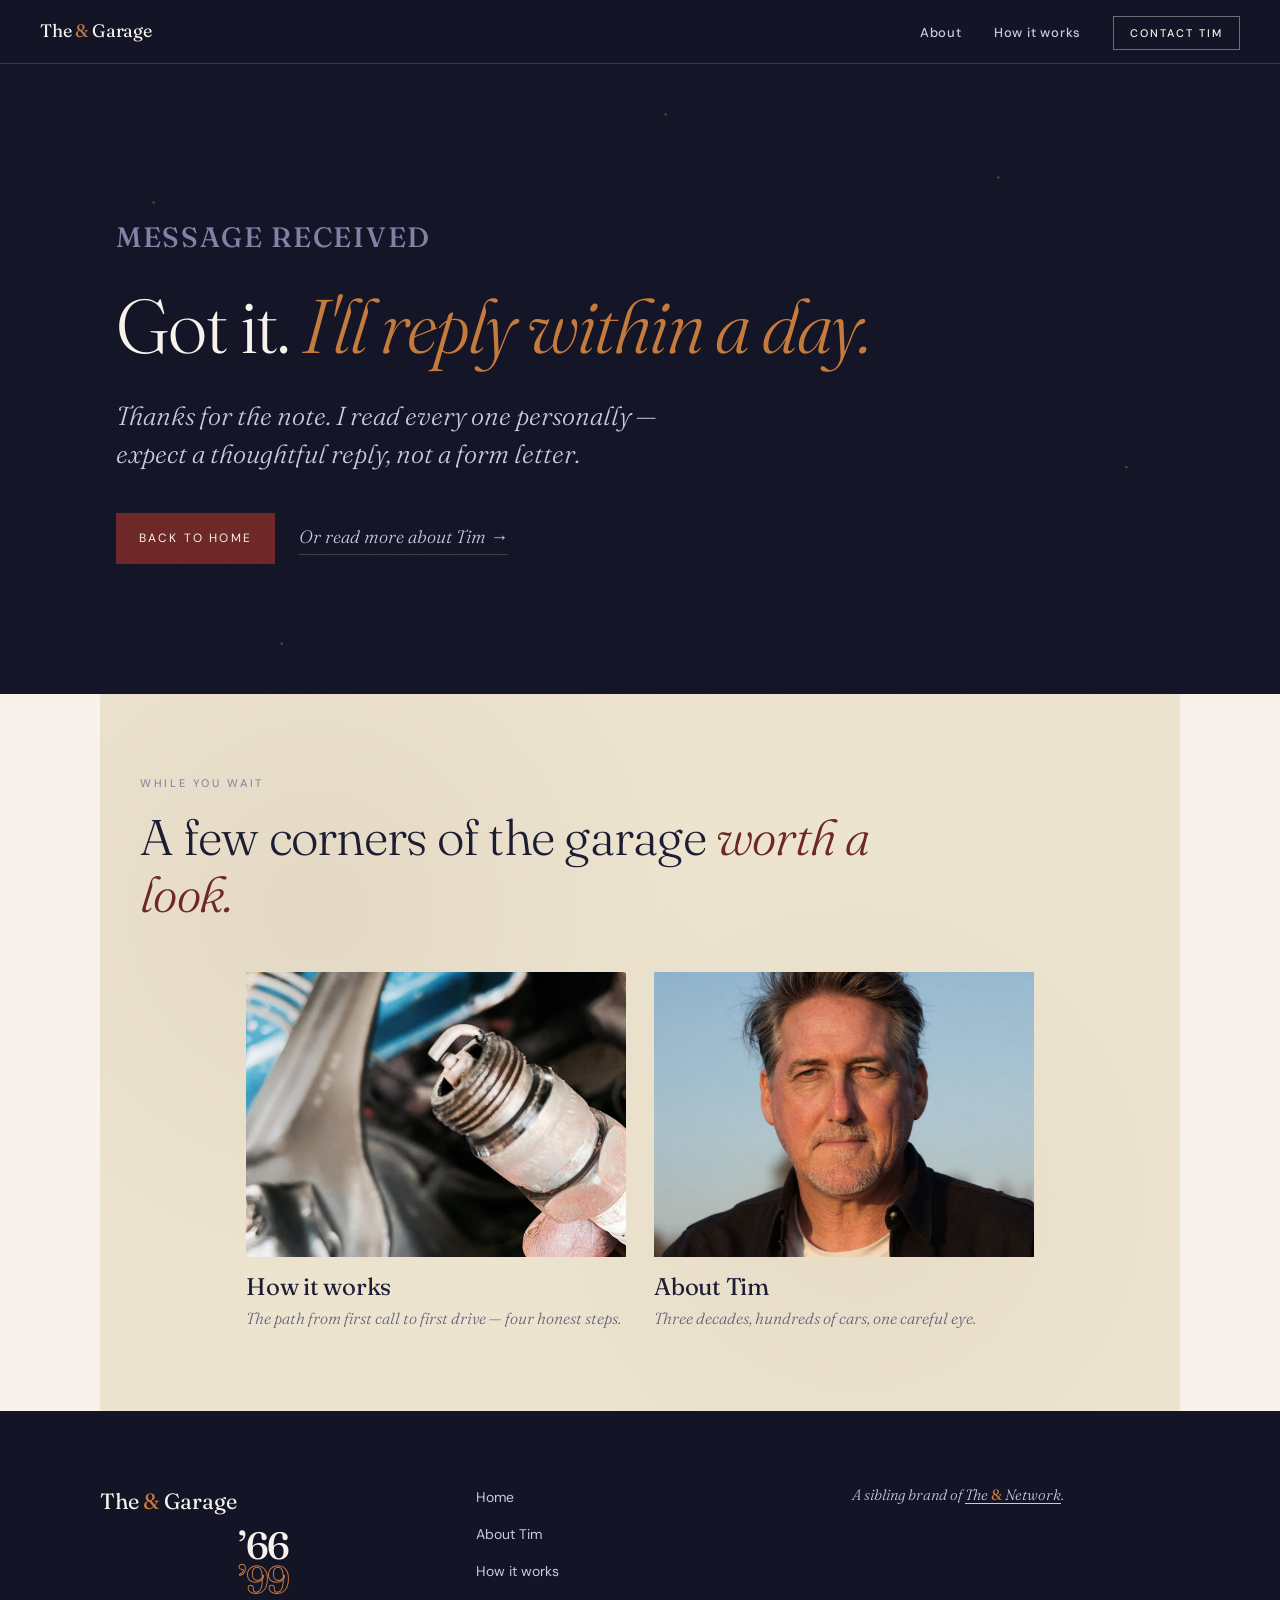
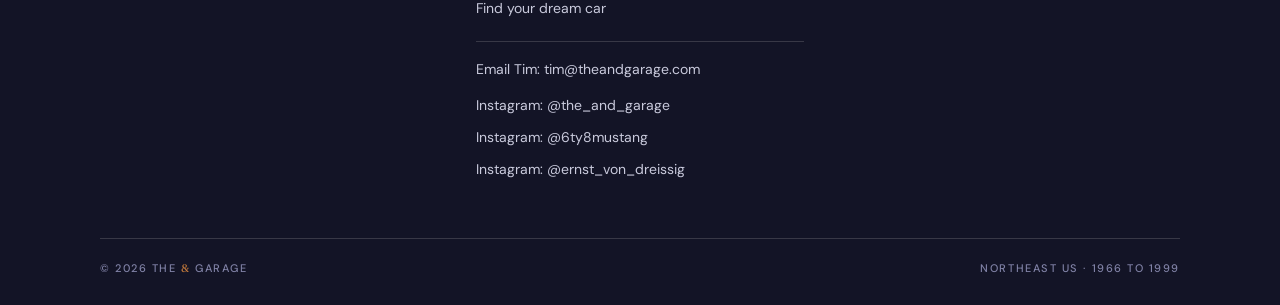
<file: contact/thanks/index.html>
<!DOCTYPE html>
<html lang="en">
<head>
  <meta charset="UTF-8">
  <meta name="viewport" content="width=device-width, initial-scale=1.0">
  <meta name="description" content="Thanks — Tim got your note and will reply within a day.">
  <meta name="robots" content="noindex, nofollow">

  <!-- Open Graph -->
  <meta property="og:type" content="website">
  <meta property="og:url" content="https://theandgarage.com/contact/thanks/">
  <meta property="og:title" content="Got it — The &amp; Garage">
  <meta property="og:description" content="Your note is in. Tim will reply within a day.">
  <meta property="og:image" content="https://theandgarage.com/img/hero/home.jpg">

  <meta name="twitter:card" content="summary_large_image">
  <meta name="twitter:title" content="Got it — The &amp; Garage">
  <meta name="twitter:description" content="Your note is in. Tim will reply within a day.">
  <meta name="twitter:image" content="https://theandgarage.com/img/hero/home.jpg">

  <title>Got it — The &amp; Garage</title>

  <!-- Favicons -->
  <link rel="icon" type="image/svg+xml" href="/favicon.svg">
  <link rel="icon" type="image/png" sizes="32x32" href="/favicon-32.png">
  <link rel="icon" type="image/png" sizes="16x16" href="/favicon-16.png">
  <link rel="apple-touch-icon" sizes="180x180" href="/apple-touch-icon.png">

  <link rel="preconnect" href="https://fonts.googleapis.com">
  <link rel="preconnect" href="https://fonts.gstatic.com" crossorigin>
  <link href="https://fonts.googleapis.com/css2?family=Fraunces:ital,opsz,wght@0,9..144,300;0,9..144,400;0,9..144,500;1,9..144,300;1,9..144,400;1,9..144,500&family=DM+Sans:ital,opsz,wght@0,9..40,400;0,9..40,500;0,9..40,600;1,9..40,400&display=swap" rel="stylesheet">

  <link rel="stylesheet" href="/css/tokens.css">
  <link rel="stylesheet" href="/css/base.css">
  <link rel="stylesheet" href="/css/components.css">
</head>
<body class="page-thanks">

  <!-- ═══════════════════════════════════════════════
       SITE NAV
  ════════════════════════════════════════════════ -->
  <nav class="site-nav" id="site-nav" aria-label="Main navigation">
    <a class="nav-wordmark" href="/">The <span class="brand-amp">&amp;</span> Garage</a>

    <ul class="nav-links" role="list">
      <li><a href="/about/">About</a></li>
      <li><a href="/process/">How it works</a></li>
      <li class="nav-cta"><a href="/contact/">Contact Tim</a></li>
    </ul>

    <a class="nav-cta-mobile" href="/contact/">Contact Tim</a>

    <button class="nav-hamburger" id="nav-hamburger" aria-label="Toggle navigation" aria-expanded="false" aria-controls="nav-drawer">
      <span></span>
      <span></span>
      <span></span>
    </button>

    <ul class="nav-drawer" id="nav-drawer" role="list">
      <li><a href="/about/">About</a></li>
      <li><a href="/process/">How it works</a></li>
      <li class="nav-cta"><a href="/contact/">Contact Tim</a></li>
    </ul>
  </nav>

  <main>

    <!-- ═══════════════════════════════════════════════
         THANKS HERO — typographic, dark, constellation
    ════════════════════════════════════════════════ -->
    <header class="section on-dark thanks-hero">
      <div class="constellation"></div>
      <div class="thanks-hero-inner">
        <span class="kicker">Message received</span>
        <h1>Got it. <em>I'll reply within a day.</em></h1>
        <p class="thanks-hero-lede">Thanks for the note. I read every one personally — expect a thoughtful reply, not a form letter.</p>
        <div class="thanks-actions">
          <a class="btn on-dark solid" href="/">Back to home</a>
          <a class="thanks-secondary-link" href="/about/">Or read more about Tim &rarr;</a>
        </div>
      </div>
    </header>

    <!-- ═══════════════════════════════════════════════
         WHILE YOU WAIT — three curated links to keep
         freshly-engaged visitors exploring the site
         instead of bouncing back to the home page.
    ════════════════════════════════════════════════ -->
    <section class="section block while-you-wait surface-aged-paper" aria-labelledby="while-you-wait-heading">
      <span class="kicker">While you wait</span>
      <h2 id="while-you-wait-heading">A few corners of the garage <em>worth a look.</em></h2>

      <div class="while-you-wait-grid">

        <a class="while-you-wait-card" href="/process/">
          <div class="while-you-wait-thumb">
            <img src="/img/tim/spark-plug.jpg" alt="A vintage spark plug resting on a worn workbench" loading="lazy" width="720" height="540">
          </div>
          <h3>How it works</h3>
          <p>The path from first call to first drive — four honest steps.</p>
        </a>

        <a class="while-you-wait-card" href="/about/">
          <div class="while-you-wait-thumb">
            <img src="/img/tim/portrait.jpg" alt="Tim Young, founder of The &amp; Garage" loading="lazy" width="640" height="800">
          </div>
          <h3>About Tim</h3>
          <p>Three decades, hundreds of cars, one careful eye.</p>
        </a>

      </div>
    </section>

  </main>

  <!-- ═══════════════════════════════════════════════
       SITE FOOTER
  ════════════════════════════════════════════════ -->
  <footer class="site-footer">
    <div class="footer-inner">

      <!-- Col 1 — Brand mark -->
      <div class="footer-brand">
        <span class="footer-wordmark">The <span class="brand-amp">&amp;</span> Garage</span>
        <span class="footer-year-mark">
          <span class="era-mark size-xs" aria-hidden="true">
            <span class="glyphs solid">&rsquo;66</span>
            <span class="glyphs outline">&rsquo;99</span>
          </span>
        </span>
      </div>

      <!-- Col 2 — Site links + email -->
      <div class="footer-links">
        <ul>
          <li><a href="/">Home</a></li>
          <li><a href="/about/">About Tim</a></li>
          <li><a href="/process/">How it works</a></li>
          <li><a href="/contact/">Find your dream car</a></li>
        </ul>
        <a class="footer-email" href="mailto:tim@theandgarage.com">Email Tim: tim@theandgarage.com</a>
        <a class="footer-social" href="https://instagram.com/the_and_garage" target="_blank" rel="noopener me">Instagram: @the_and_garage</a>
        <a class="footer-social" href="https://instagram.com/6ty8mustang" target="_blank" rel="noopener me">Instagram: @6ty8mustang</a>
        <a class="footer-social" href="https://instagram.com/ernst_von_dreissig" target="_blank" rel="noopener me">Instagram: @ernst_von_dreissig</a>
      </div>

      <!-- Col 3 — Lineage -->
      <div class="footer-lineage">
        <p>A sibling brand of <a href="https://timyoungtalent.com/" target="_blank" rel="noopener">The <span class="brand-amp">&amp;</span> Network</a>.</p>
      </div>

    </div>

    <!-- Bottom strip — two columns -->
    <div class="footer-bottom">
      <p class="footer-bottom-left">© 2026 The <span class="brand-amp">&amp;</span> Garage</p>
      <p class="footer-bottom-right">Northeast US · 1966 to 1999</p>
    </div>
  </footer>

  <script src="/js/site.js"></script>
</body>
</html>
</file>
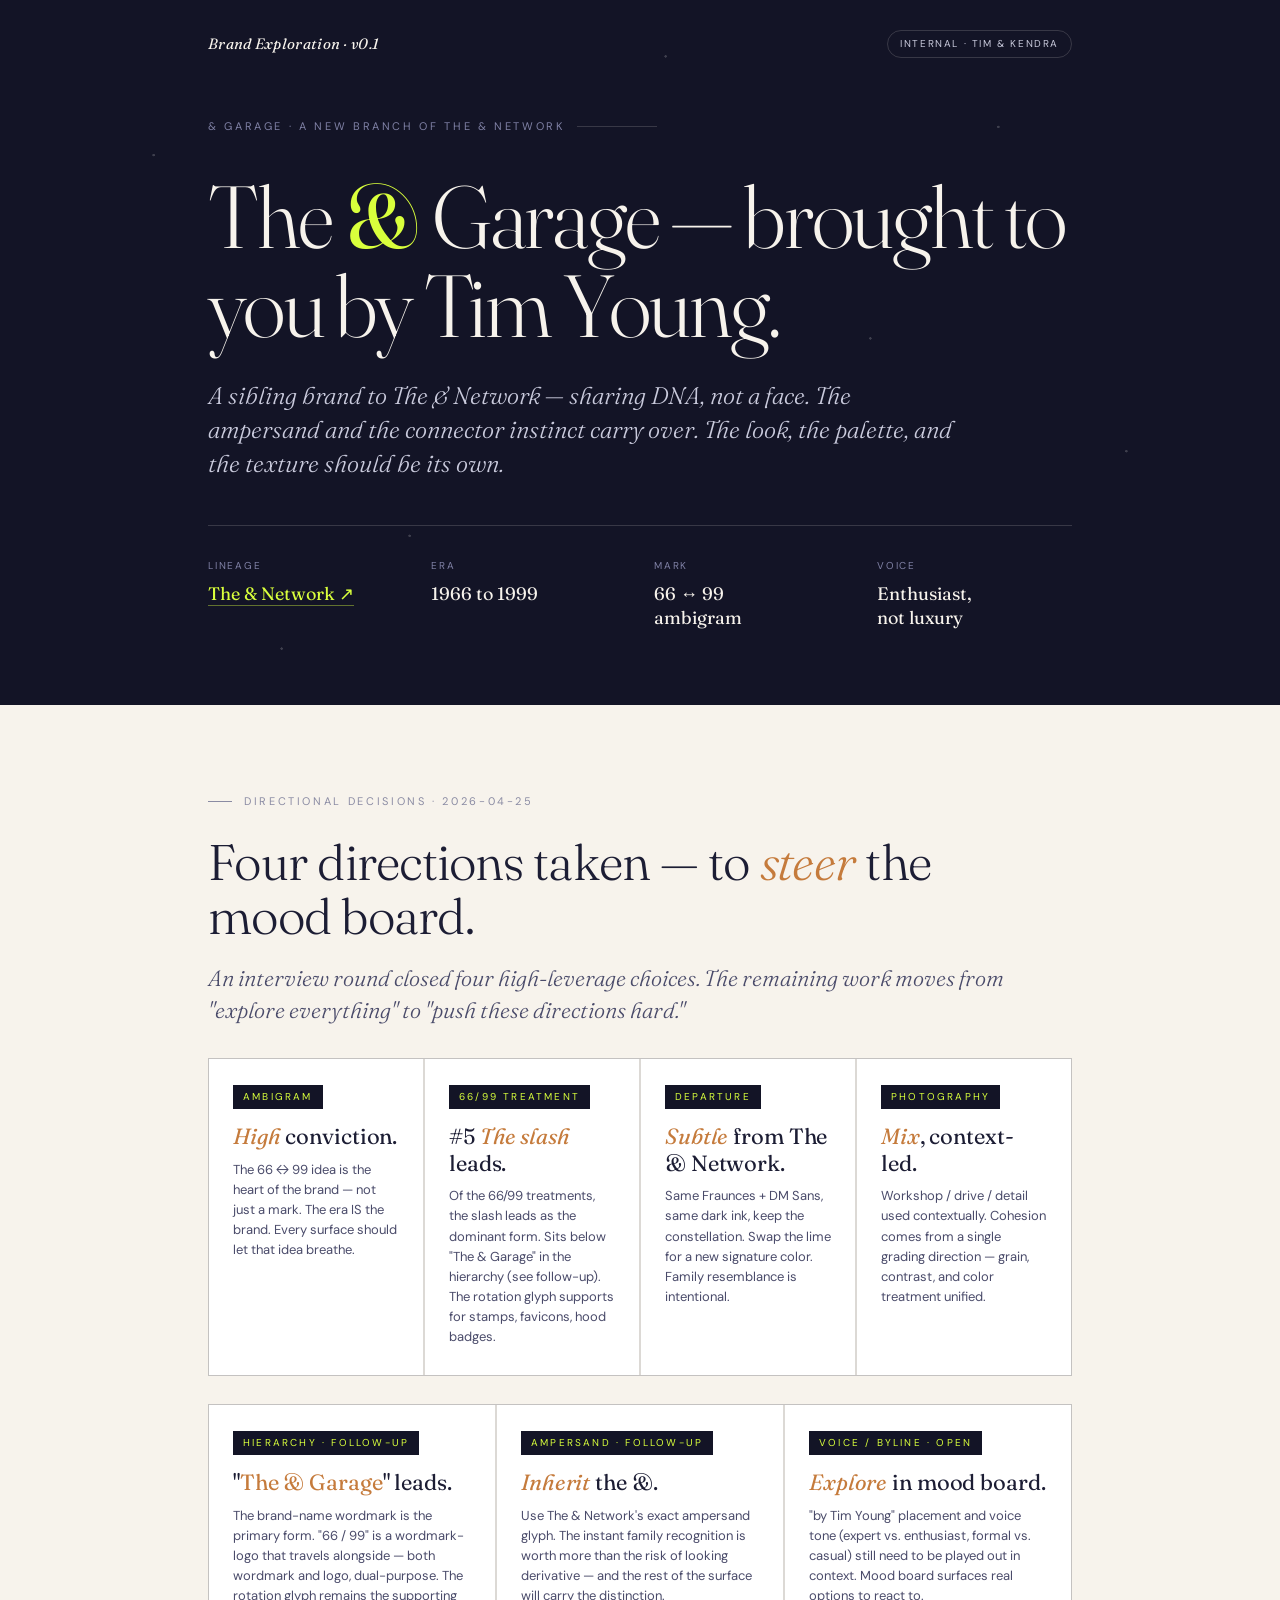
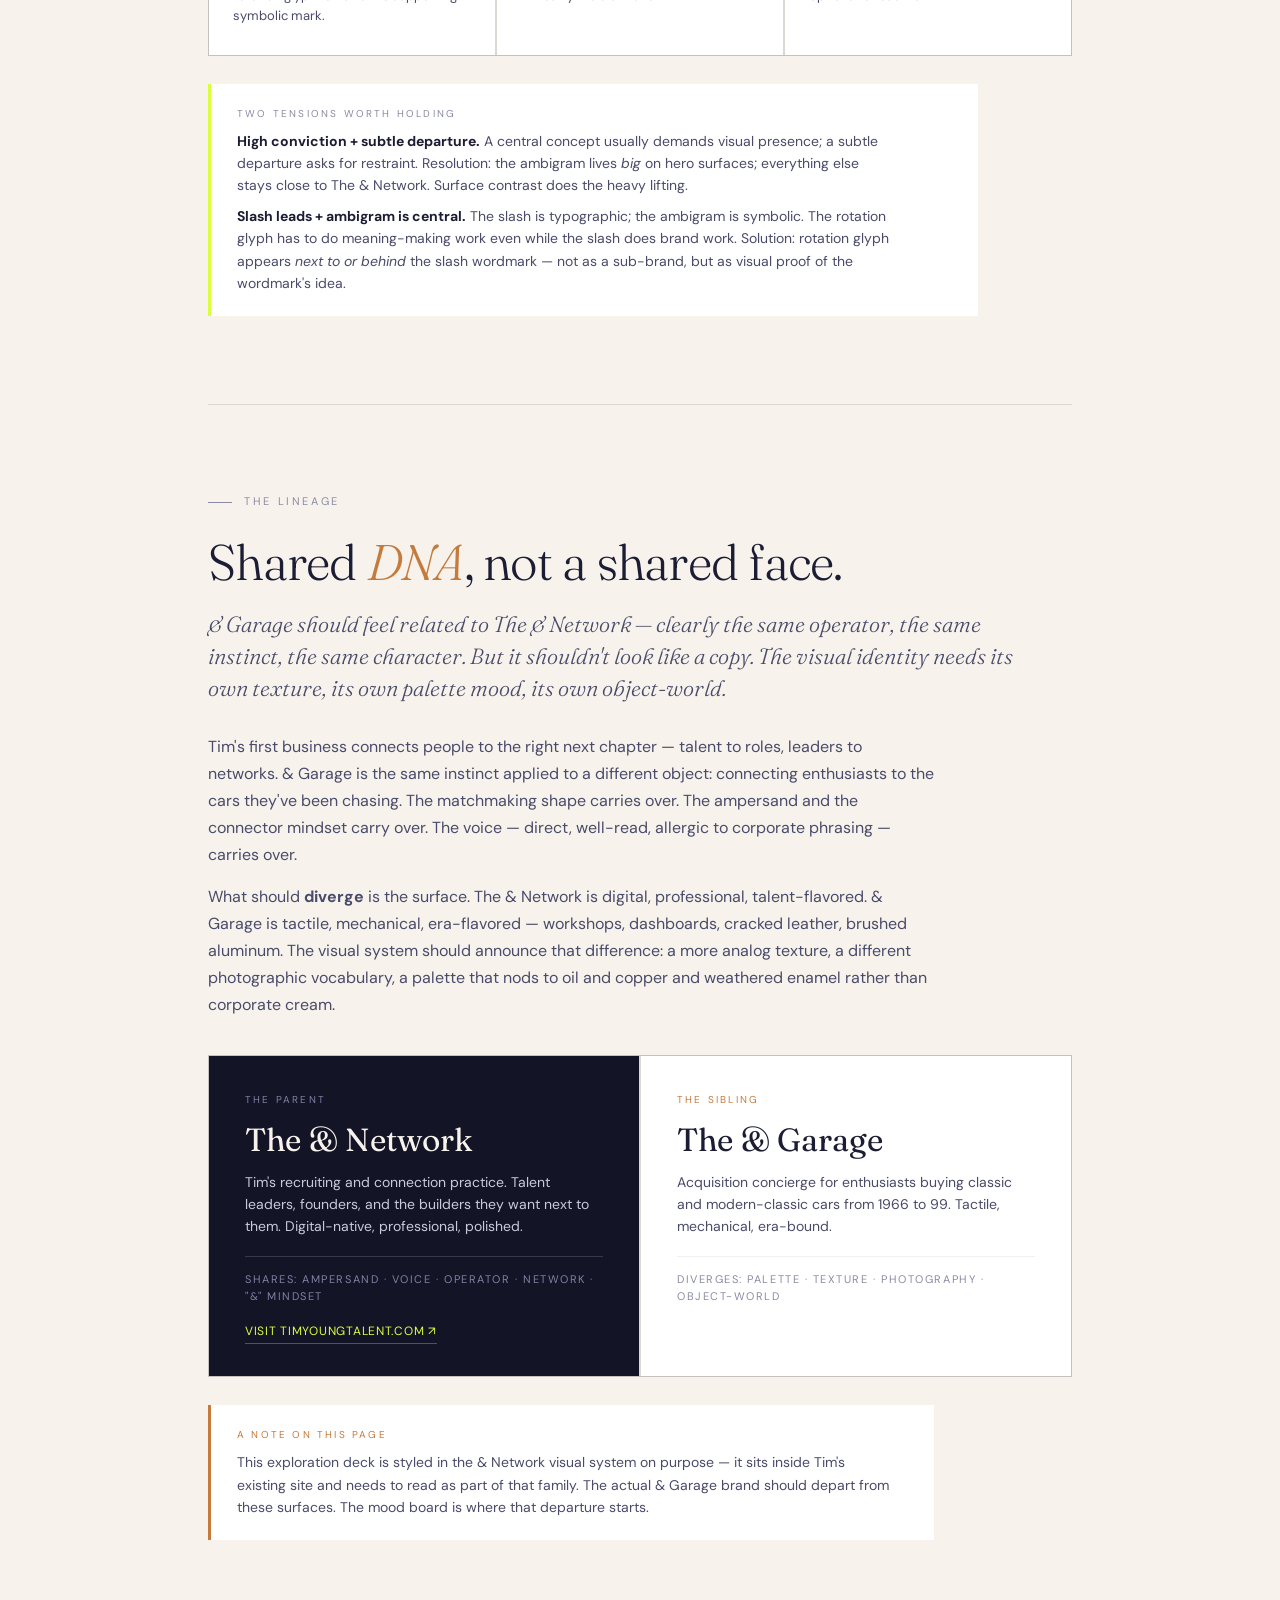
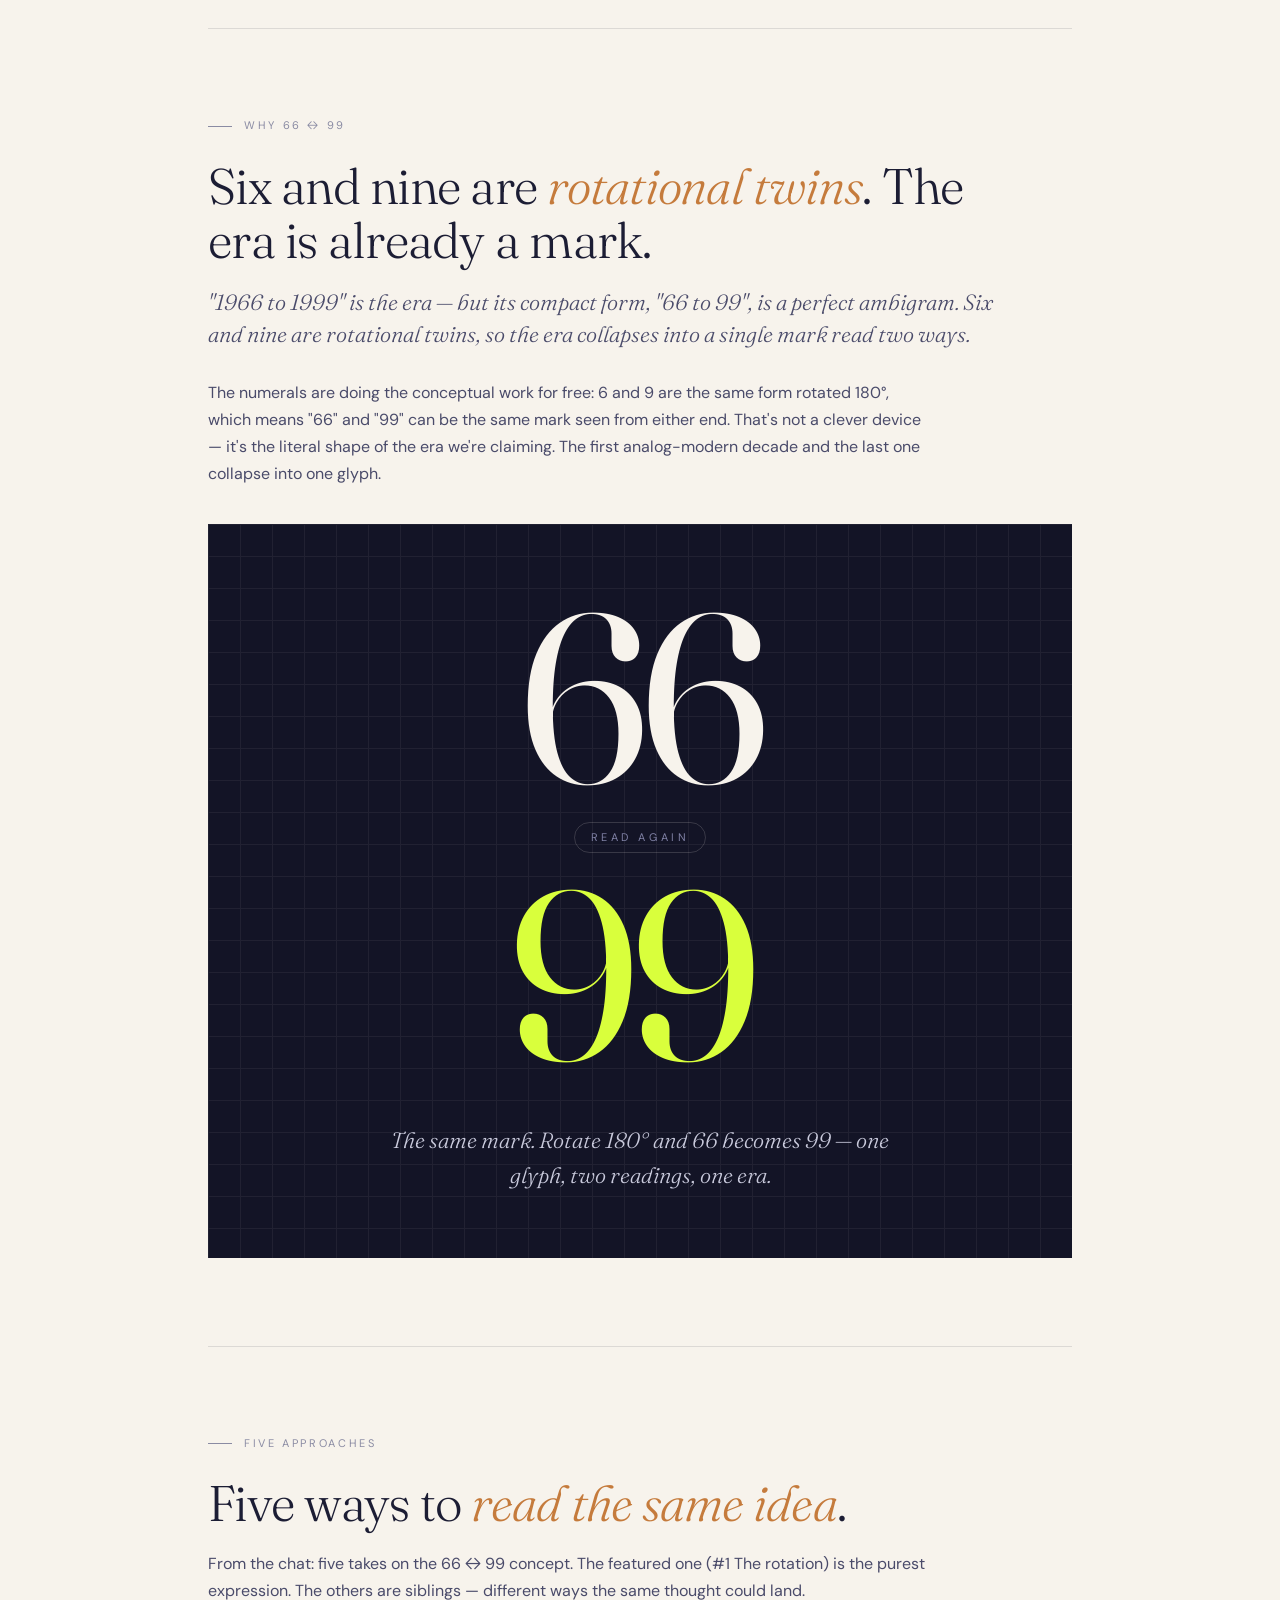
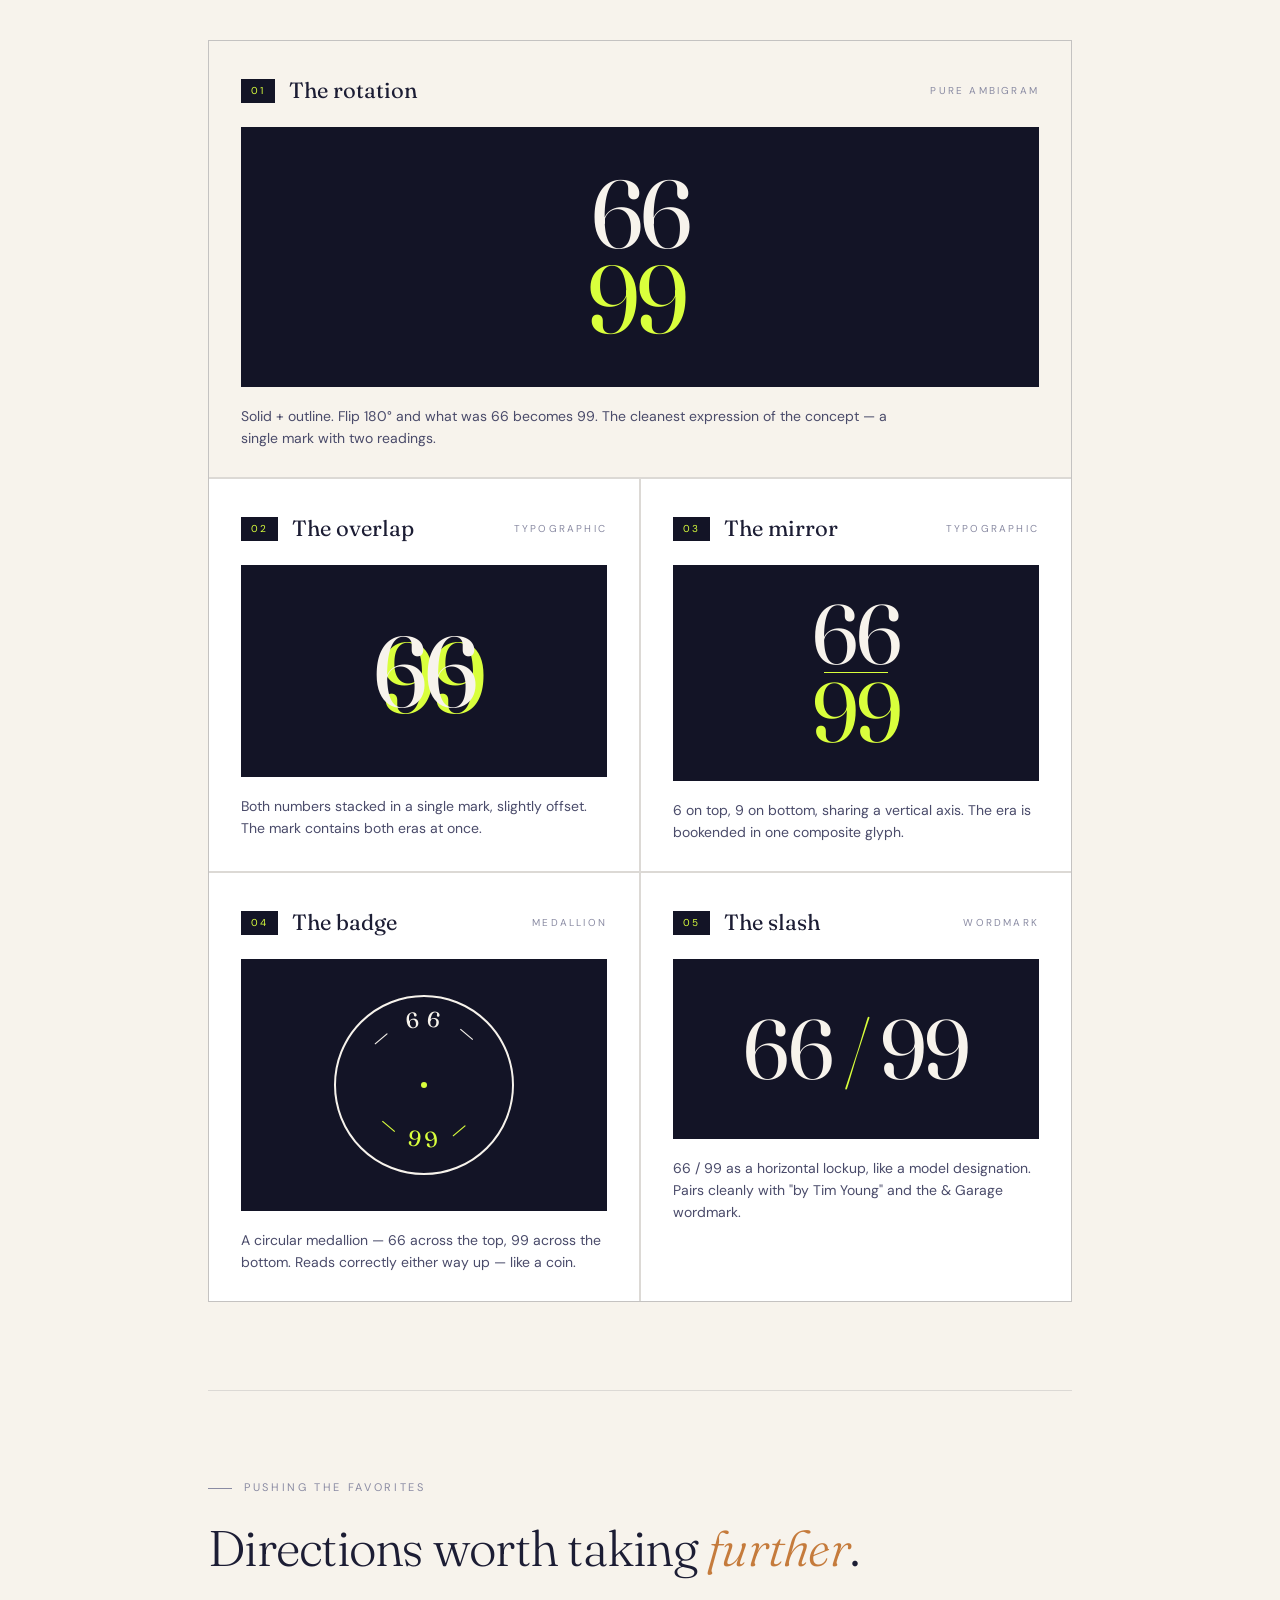
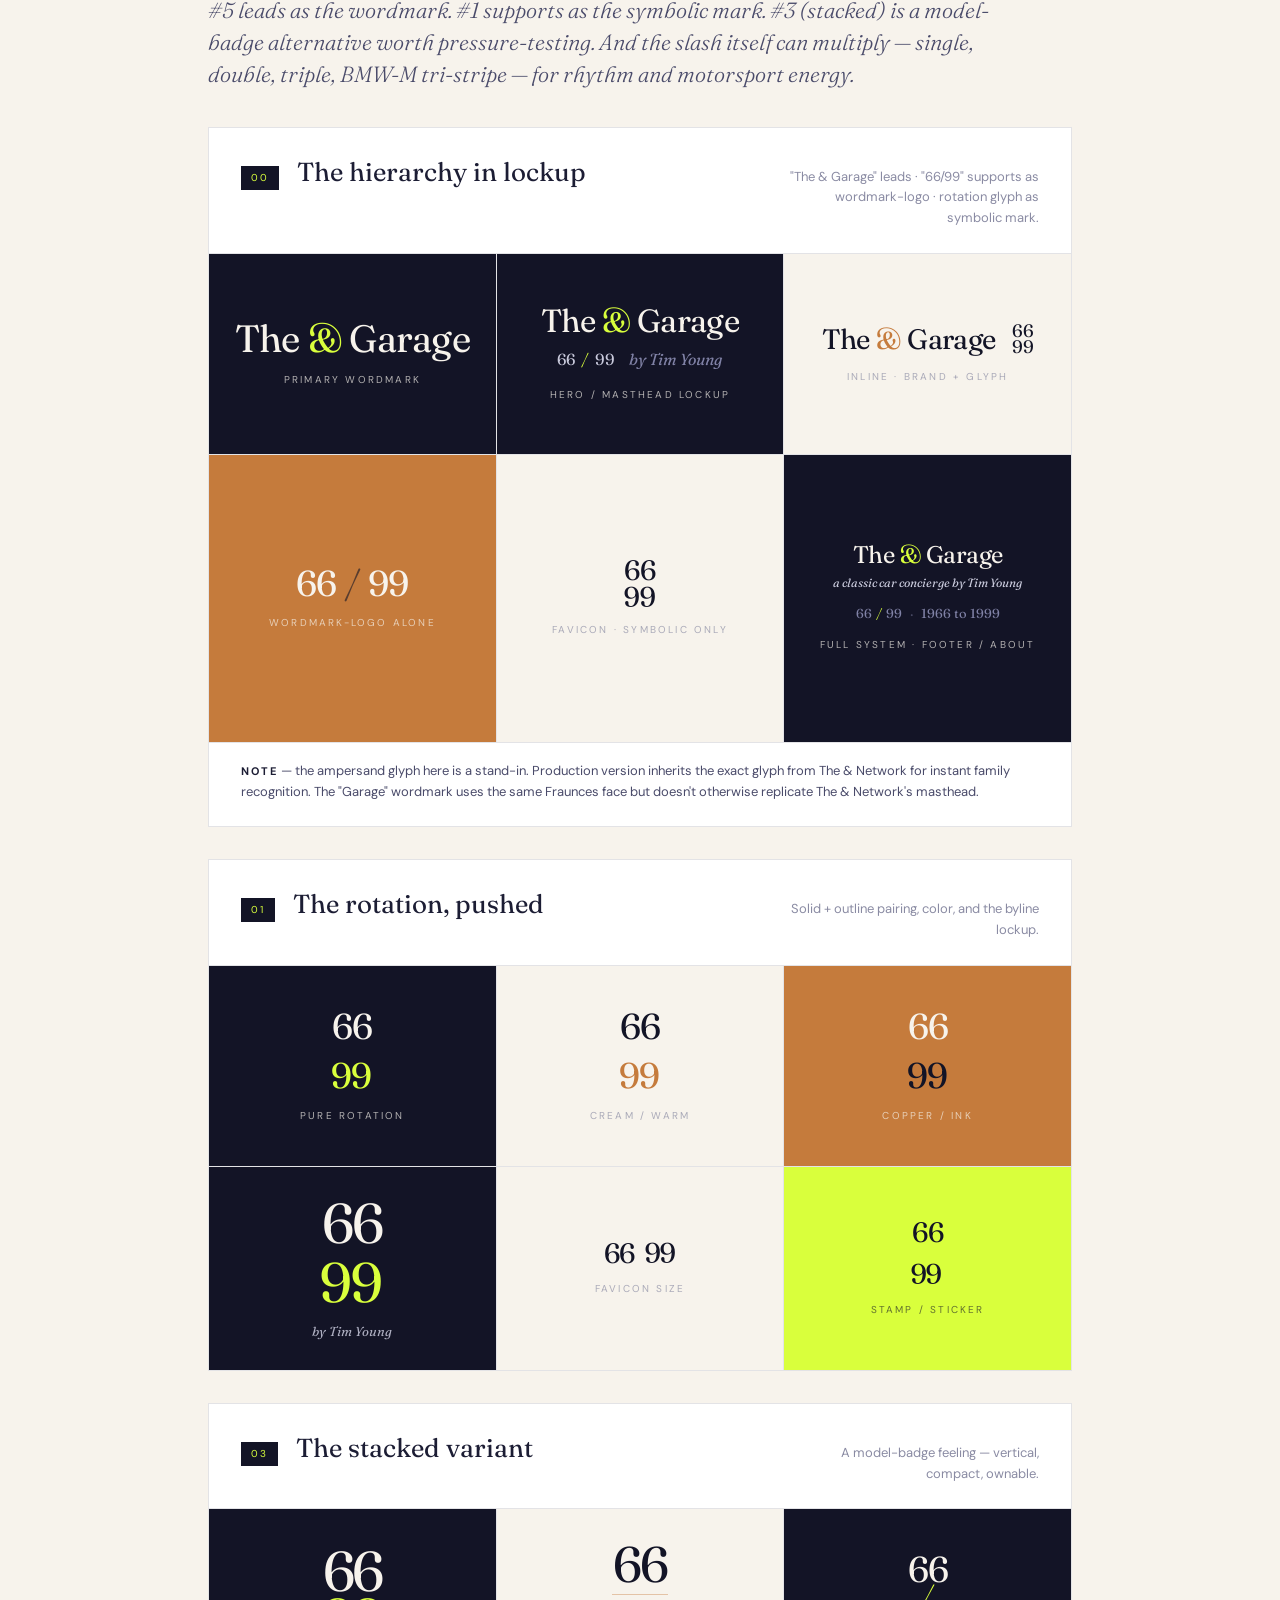
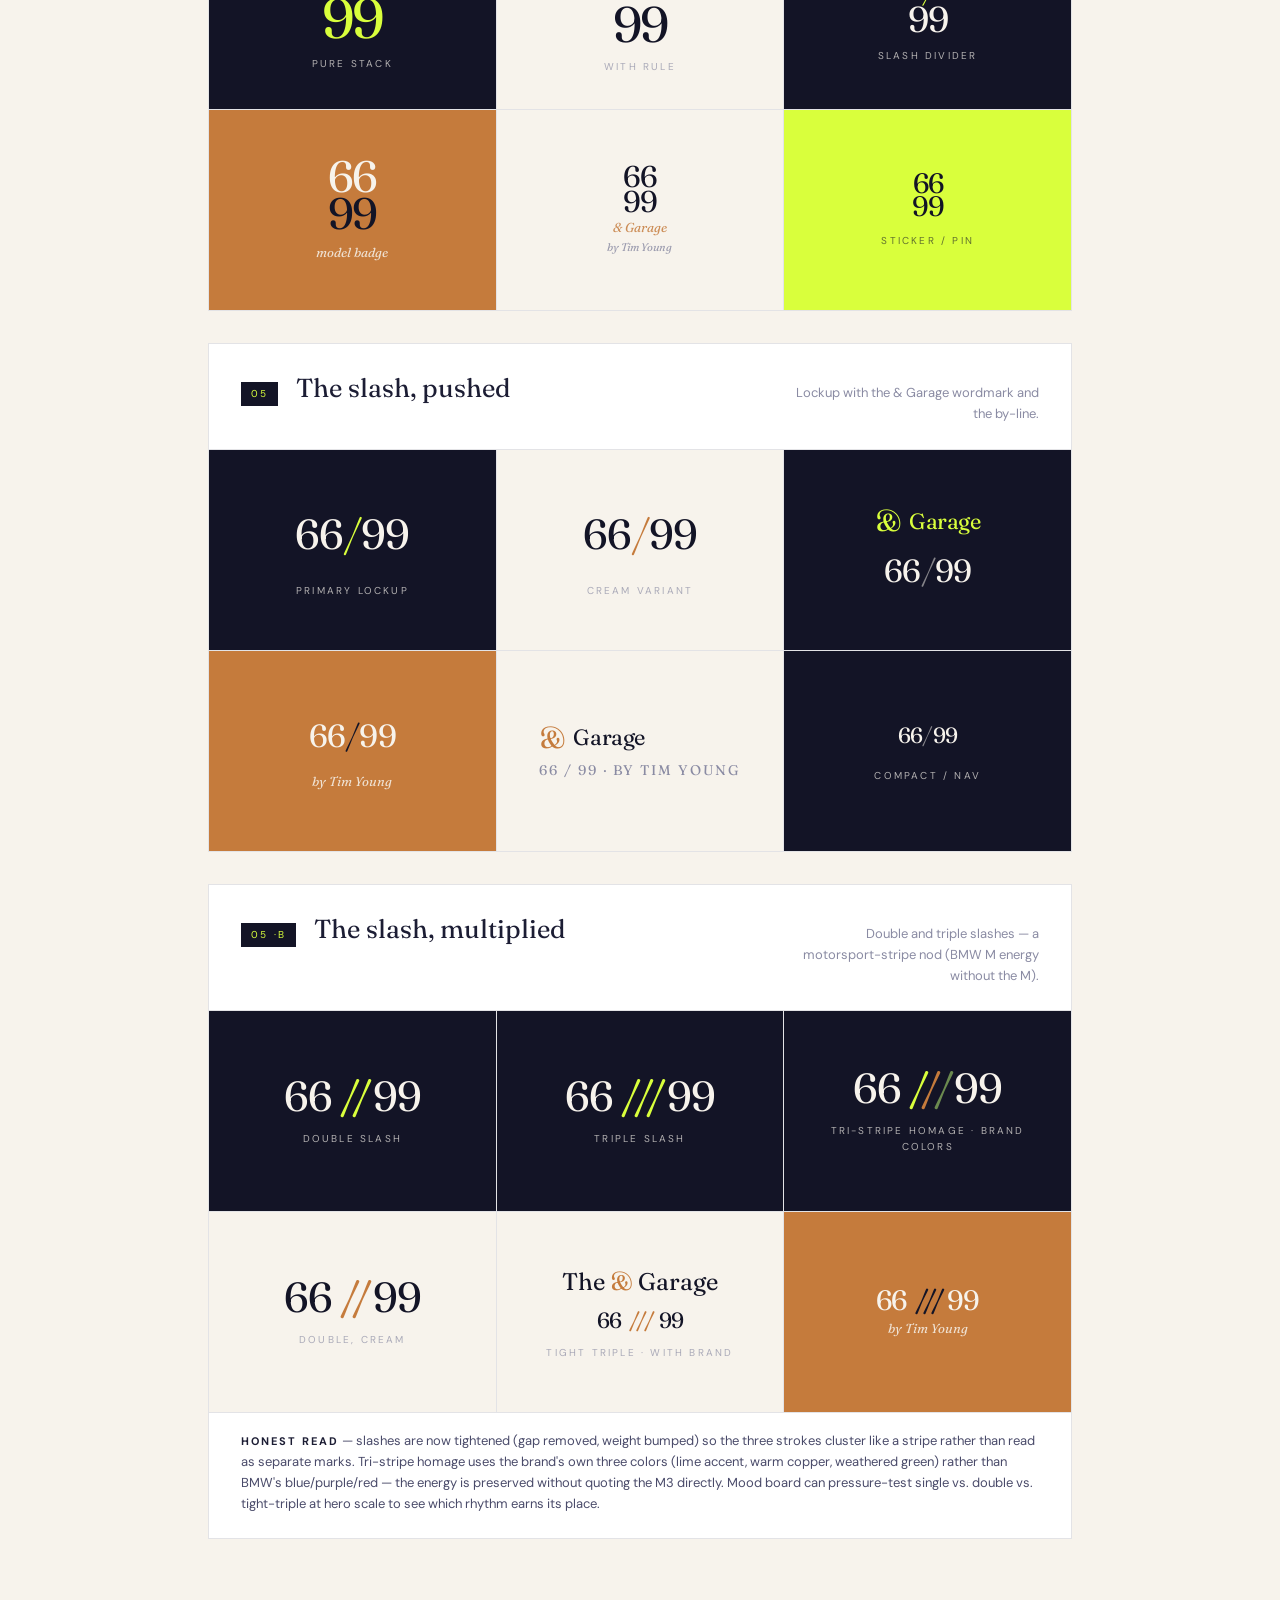
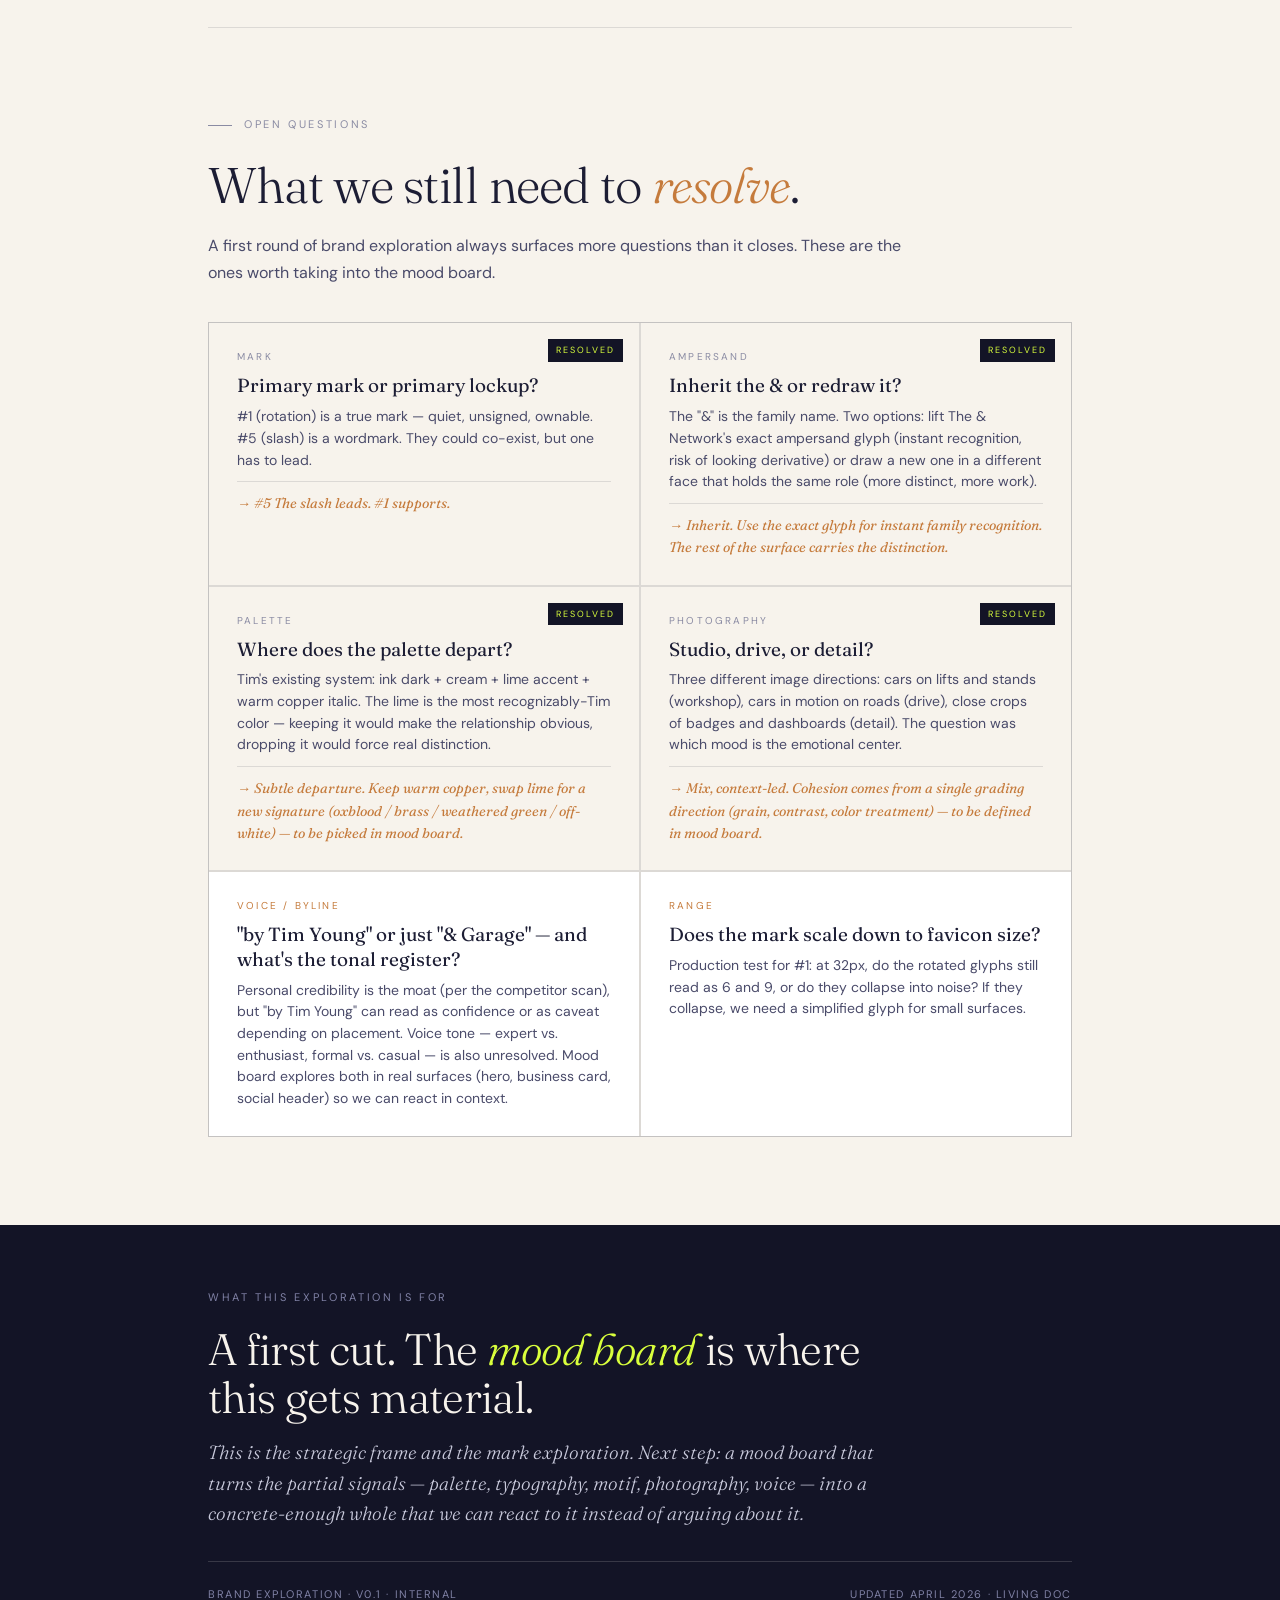
<file: brand-exploration.html>
<!DOCTYPE html>
<html lang="en">
<head>
<meta charset="UTF-8">
<meta name="viewport" content="width=device-width, initial-scale=1.0">
<meta name="robots" content="noindex, nofollow">
<title>Brand Exploration — & Garage by Tim Young</title>
<link rel="preconnect" href="https://fonts.googleapis.com">
<link rel="preconnect" href="https://fonts.gstatic.com" crossorigin>
<link href="https://fonts.googleapis.com/css2?family=Fraunces:ital,opsz,wght@0,9..144,300;0,9..144,400;0,9..144,500;0,9..144,700;1,9..144,300;1,9..144,400&family=DM+Sans:ital,wght@0,400;0,500;0,600;1,400&display=swap" rel="stylesheet">
<style>
  :root {
    --ink-dark: #131426;
    --ink-dark-2: #1c1d34;
    --ink-dark-3: #252645;
    --cream: #f7f3ec;
    --cream-2: #efe9de;
    --paper: #ffffff;
    --text: #1c1d34;
    --text-soft: #4a4b6a;
    --text-dim: #8a8ba3;
    --text-on-dark: #f7f3ec;
    --text-on-dark-soft: #c9cadc;
    --text-on-dark-dim: #8082a6;
    --rule: rgba(28, 29, 52, 0.12);
    --rule-soft: rgba(28, 29, 52, 0.06);
    --rule-dark: rgba(247, 243, 236, 0.16);
    --accent: #d9ff3c;
    --accent-soft: rgba(217, 255, 60, 0.18);
    --warm: #c57b3c;
    --warm-soft: rgba(197, 123, 60, 0.14);
    --serif: 'Fraunces', 'Iowan Old Style', Georgia, serif;
    --sans: 'DM Sans', -apple-system, BlinkMacSystemFont, sans-serif;
  }

  * { box-sizing: border-box; }
  html, body { margin: 0; padding: 0; }
  body {
    background: var(--cream);
    color: var(--text);
    font-family: var(--sans);
    font-size: 16px;
    line-height: 1.6;
    -webkit-font-smoothing: antialiased;
  }

  /* ==================== HERO ==================== */
  .hero {
    background: var(--ink-dark);
    color: var(--text-on-dark);
    padding: 18px 0 76px;
    position: relative;
    overflow: hidden;
  }
  .hero .constellation {
    position: absolute;
    inset: 0;
    opacity: 0.18;
    pointer-events: none;
    background-image:
      radial-gradient(circle at 12% 22%, #fff 1px, transparent 1.5px),
      radial-gradient(circle at 78% 18%, #fff 1px, transparent 1.5px),
      radial-gradient(circle at 32% 76%, #fff 1px, transparent 1.5px),
      radial-gradient(circle at 88% 64%, #fff 1px, transparent 1.5px),
      radial-gradient(circle at 52% 8%, #fff 1px, transparent 1.5px),
      radial-gradient(circle at 22% 92%, #fff 1px, transparent 1.5px),
      radial-gradient(circle at 68% 48%, #fff 1px, transparent 1.5px);
  }
  .hero-inner {
    max-width: 960px;
    margin: 0 auto;
    padding: 0 48px;
    position: relative;
    z-index: 1;
  }
  .topnav {
    display: flex;
    justify-content: space-between;
    align-items: center;
    padding: 12px 0 60px;
    font-family: var(--sans);
    font-size: 12px;
    letter-spacing: 0.12em;
    text-transform: uppercase;
    color: var(--text-on-dark-soft);
  }
  .topnav .brand {
    font-family: var(--serif);
    font-weight: 400;
    font-size: 15px;
    letter-spacing: 0.02em;
    text-transform: none;
    color: var(--text-on-dark);
    font-style: italic;
  }
  .topnav .meta-chip {
    display: inline-block;
    padding: 5px 12px;
    border: 1px solid var(--rule-dark);
    border-radius: 100px;
    font-size: 10px;
    letter-spacing: 0.16em;
  }
  .kicker {
    font-family: var(--sans);
    font-size: 11px;
    letter-spacing: 0.24em;
    text-transform: uppercase;
    color: var(--text-on-dark-dim);
    margin-bottom: 36px;
    display: flex;
    align-items: center;
    gap: 12px;
  }
  .kicker::after {
    content: "";
    flex: 1;
    height: 1px;
    background: var(--rule-dark);
    max-width: 80px;
  }
  .hero h1 {
    font-family: var(--serif);
    font-weight: 300;
    font-size: clamp(46px, 7.6vw, 88px);
    line-height: 1.02;
    letter-spacing: -0.025em;
    margin: 0 0 28px;
    max-width: 18ch;
  }
  .hero h1 em {
    font-family: var(--serif);
    font-style: italic;
    font-weight: 300;
    color: var(--accent);
  }
  .hero .tagline {
    font-family: var(--serif);
    font-style: italic;
    font-weight: 300;
    font-size: 24px;
    line-height: 1.42;
    color: var(--text-on-dark-soft);
    max-width: 50ch;
    margin: 0 0 44px;
  }
  .hero-meta {
    display: grid;
    grid-template-columns: repeat(4, 1fr);
    gap: 28px;
    padding-top: 32px;
    border-top: 1px solid var(--rule-dark);
  }
  .hero-meta .meta-item .label {
    font-size: 10px;
    letter-spacing: 0.18em;
    text-transform: uppercase;
    color: var(--text-on-dark-dim);
    margin-bottom: 8px;
    display: block;
  }
  .hero-meta .meta-item .value {
    font-family: var(--serif);
    font-weight: 400;
    font-size: 18px;
    line-height: 1.3;
    color: var(--text-on-dark);
  }
  .hero-meta .meta-item .value a {
    color: var(--accent);
    text-decoration: none;
    border-bottom: 1px solid rgba(217,255,60,0.4);
  }
  .hero-meta .meta-item .value a:hover {
    border-bottom-color: var(--accent);
  }

  /* ==================== CONTENT ==================== */
  .content {
    max-width: 960px;
    margin: 0 auto;
    padding: 0 48px;
  }
  section.block {
    padding: 88px 0;
    border-bottom: 1px solid var(--rule);
  }
  section.block:last-of-type { border-bottom: none; }

  .section-kicker {
    font-family: var(--sans);
    font-size: 11px;
    letter-spacing: 0.24em;
    text-transform: uppercase;
    color: var(--text-dim);
    margin-bottom: 24px;
    display: flex;
    align-items: center;
    gap: 12px;
  }
  .section-kicker::before {
    content: "";
    width: 24px;
    height: 1px;
    background: var(--text-dim);
  }
  h2 {
    font-family: var(--serif);
    font-weight: 300;
    font-size: clamp(34px, 4.2vw, 50px);
    line-height: 1.08;
    letter-spacing: -0.015em;
    margin: 0 0 20px;
    max-width: 26ch;
  }
  h2 em {
    font-family: var(--serif);
    font-style: italic;
    font-weight: 300;
    color: var(--warm);
  }
  .lede {
    font-family: var(--serif);
    font-weight: 300;
    font-size: 22px;
    line-height: 1.45;
    color: var(--text-soft);
    max-width: 58ch;
    margin: 0 0 28px;
    font-style: italic;
  }
  p { margin: 0 0 14px; max-width: 66ch; }
  p.body { font-size: 16px; line-height: 1.7; color: var(--text-soft); }

  /* ==================== LINEAGE PAIR ==================== */
  .lineage {
    display: grid;
    grid-template-columns: 1fr 1fr;
    gap: 2px;
    margin-top: 36px;
    background: var(--rule);
    border: 1px solid var(--rule);
  }
  .lineage-card {
    background: var(--paper);
    padding: 36px 36px 32px;
  }
  .lineage-card.parent {
    background: var(--ink-dark);
    color: var(--text-on-dark);
  }
  .lineage-card .tag {
    font-family: var(--sans);
    font-size: 10px;
    letter-spacing: 0.22em;
    text-transform: uppercase;
    margin-bottom: 14px;
  }
  .lineage-card.parent .tag { color: var(--text-on-dark-dim); }
  .lineage-card.child .tag { color: var(--warm); }
  .lineage-card h3 {
    font-family: var(--serif);
    font-weight: 400;
    font-size: 32px;
    line-height: 1.1;
    margin: 0 0 14px;
  }
  .lineage-card.parent h3 { color: var(--text-on-dark); }
  .lineage-card .what {
    font-size: 14px;
    line-height: 1.6;
    margin: 0 0 18px;
  }
  .lineage-card.parent .what { color: var(--text-on-dark-soft); }
  .lineage-card.child .what { color: var(--text-soft); }
  .lineage-card .inherits {
    font-family: var(--sans);
    font-size: 11px;
    letter-spacing: 0.14em;
    text-transform: uppercase;
    padding-top: 14px;
    border-top: 1px solid var(--rule-soft);
  }
  .lineage-card.parent .inherits {
    border-top-color: var(--rule-dark);
    color: var(--text-on-dark-dim);
  }
  .lineage-card.child .inherits { color: var(--text-dim); }
  .lineage-card a.visit {
    display: inline-flex;
    align-items: center;
    gap: 8px;
    font-family: var(--sans);
    font-size: 12px;
    letter-spacing: 0.06em;
    text-transform: uppercase;
    text-decoration: none;
    margin-top: 16px;
  }
  .lineage-card.parent a.visit {
    color: var(--accent);
    border-bottom: 1px solid rgba(217,255,60,0.3);
    padding-bottom: 2px;
  }

  /* ==================== AMBIGRAM SHOWCASES ==================== */
  .ambigram-hero {
    margin-top: 36px;
    padding: 64px 36px;
    background: var(--ink-dark);
    color: var(--text-on-dark);
    text-align: center;
    position: relative;
    overflow: hidden;
  }
  .ambigram-hero .grid-bg {
    position: absolute;
    inset: 0;
    opacity: 0.06;
    background-image:
      linear-gradient(to right, var(--cream) 1px, transparent 1px),
      linear-gradient(to bottom, var(--cream) 1px, transparent 1px);
    background-size: 32px 32px;
    pointer-events: none;
  }
  .ambigram-hero .pair {
    position: relative;
    display: inline-flex;
    flex-direction: column;
    align-items: center;
    gap: 18px;
    z-index: 1;
  }
  .ambigram-hero .num {
    font-family: var(--serif);
    font-weight: 400;
    font-size: clamp(140px, 22vw, 240px);
    line-height: 0.9;
    letter-spacing: -0.04em;
    color: var(--cream);
    font-feature-settings: "lnum";
  }
  .ambigram-hero .num.flip {
    color: var(--accent);
    transform: rotate(180deg);
    transform-origin: center;
  }
  .ambigram-hero .between {
    font-family: var(--sans);
    font-size: 11px;
    letter-spacing: 0.32em;
    text-transform: uppercase;
    color: var(--text-on-dark-dim);
    padding: 6px 16px;
    border: 1px solid var(--rule-dark);
    border-radius: 100px;
  }
  .ambigram-hero .caption {
    margin-top: 36px;
    font-family: var(--serif);
    font-style: italic;
    font-weight: 300;
    font-size: 22px;
    color: var(--text-on-dark-soft);
    max-width: 36ch;
    margin-left: auto;
    margin-right: auto;
    position: relative;
    z-index: 1;
  }

  /* ==================== FIVE APPROACHES ==================== */
  .approaches {
    display: grid;
    grid-template-columns: repeat(2, 1fr);
    gap: 2px;
    margin-top: 36px;
    background: var(--rule);
    border: 1px solid var(--rule);
  }
  .approach {
    background: var(--paper);
    padding: 32px 32px 28px;
    display: flex;
    flex-direction: column;
  }
  .approach.featured {
    grid-column: span 2;
    background: var(--cream);
  }
  .approach .num-tag {
    display: flex;
    align-items: center;
    gap: 14px;
    margin-bottom: 18px;
  }
  .approach .num-tag .num {
    font-family: var(--sans);
    font-size: 10px;
    letter-spacing: 0.22em;
    color: var(--accent);
    background: var(--ink-dark);
    padding: 4px 10px;
    text-transform: uppercase;
  }
  .approach .num-tag .name {
    font-family: var(--serif);
    font-weight: 400;
    font-size: 22px;
    color: var(--text);
  }
  .approach .num-tag .kind {
    font-family: var(--sans);
    font-size: 10px;
    letter-spacing: 0.22em;
    color: var(--text-dim);
    text-transform: uppercase;
    margin-left: auto;
  }
  .approach .vis {
    background: var(--ink-dark);
    color: var(--cream);
    padding: 36px 24px;
    margin-bottom: 18px;
    display: flex;
    align-items: center;
    justify-content: center;
    min-height: 180px;
    position: relative;
    overflow: hidden;
  }
  .approach.featured .vis { min-height: 260px; }
  .approach p {
    font-size: 14px;
    line-height: 1.6;
    color: var(--text-soft);
    margin: 0;
  }

  /* Mark glyphs (drawn with simple text for v0.1 — production would be hand-paths) */
  .mark-rotation {
    display: flex;
    flex-direction: column;
    align-items: center;
    gap: 4px;
  }
  .mark-rotation .glyphs {
    font-family: var(--serif);
    font-weight: 400;
    font-size: 96px;
    line-height: 0.85;
    letter-spacing: -0.04em;
  }
  .mark-rotation .glyphs.solid { color: var(--cream); }
  .mark-rotation .glyphs.flipped {
    color: var(--accent);
    transform: rotate(180deg);
  }

  .mark-overlap {
    position: relative;
    width: 200px;
    height: 140px;
  }
  .mark-overlap .layer {
    position: absolute;
    inset: 0;
    display: flex;
    align-items: center;
    justify-content: center;
    font-family: var(--serif);
    font-weight: 400;
    font-size: 100px;
    line-height: 1;
    letter-spacing: -0.04em;
  }
  .mark-overlap .layer.back { color: var(--accent); transform: translate(8px, 6px); }
  .mark-overlap .layer.front { color: var(--cream); }

  .mark-mirror {
    display: flex;
    flex-direction: column;
    align-items: center;
    line-height: 0.78;
  }
  .mark-mirror .top {
    font-family: var(--serif);
    font-weight: 400;
    font-size: 84px;
    color: var(--cream);
    letter-spacing: -0.04em;
  }
  .mark-mirror .rule {
    width: 64px;
    height: 1px;
    background: var(--accent);
    margin: 6px 0;
  }
  .mark-mirror .bot {
    font-family: var(--serif);
    font-weight: 400;
    font-size: 84px;
    color: var(--accent);
    letter-spacing: -0.04em;
  }

  .mark-badge {
    width: 180px;
    height: 180px;
    border: 2px solid var(--cream);
    border-radius: 50%;
    position: relative;
    display: flex;
    align-items: center;
    justify-content: center;
  }
  .mark-badge .center {
    width: 6px;
    height: 6px;
    background: var(--accent);
    border-radius: 50%;
  }
  .mark-badge svg { position: absolute; inset: 0; }

  .mark-slash {
    font-family: var(--serif);
    font-weight: 400;
    font-size: 84px;
    line-height: 1;
    letter-spacing: -0.03em;
    color: var(--cream);
    display: flex;
    align-items: center;
    gap: 10px;
  }
  .mark-slash .slash {
    color: var(--accent);
    font-weight: 300;
  }

  /* ==================== PUSH PANELS ==================== */
  .push-panel {
    margin-top: 36px;
    border: 1px solid var(--rule);
    background: var(--paper);
  }
  .push-panel + .push-panel { margin-top: 32px; }
  .push-head {
    padding: 24px 32px;
    border-bottom: 1px solid var(--rule);
    display: flex;
    align-items: baseline;
    gap: 18px;
  }
  .push-head .num {
    font-family: var(--sans);
    font-size: 10px;
    letter-spacing: 0.22em;
    color: var(--accent);
    background: var(--ink-dark);
    padding: 4px 10px;
    text-transform: uppercase;
  }
  .push-head .label {
    font-family: var(--serif);
    font-weight: 400;
    font-size: 26px;
    color: var(--text);
  }
  .push-head .blurb {
    font-family: var(--sans);
    font-size: 13px;
    color: var(--text-dim);
    margin-left: auto;
    text-align: right;
    max-width: 28ch;
  }
  .push-grid {
    display: grid;
    grid-template-columns: repeat(3, 1fr);
    gap: 1px;
    background: var(--rule);
  }
  .push-cell {
    background: var(--paper);
    padding: 28px 24px;
    min-height: 200px;
    display: flex;
    flex-direction: column;
    align-items: center;
    justify-content: center;
    text-align: center;
    gap: 14px;
  }
  .push-cell.dark { background: var(--ink-dark); color: var(--cream); }
  .push-cell.cream { background: var(--cream); }
  .push-cell.warm { background: var(--warm); color: var(--cream); }
  .push-cell.lime { background: var(--accent); color: var(--ink-dark); }
  .push-cell .small-mark {
    font-family: var(--serif);
    font-size: 36px;
    font-weight: 400;
    letter-spacing: -0.03em;
    line-height: 1;
  }
  .push-cell .small-mark.flipped { transform: rotate(180deg); display: inline-block; }
  .push-cell .label-below {
    font-family: var(--sans);
    font-size: 10px;
    letter-spacing: 0.22em;
    text-transform: uppercase;
    opacity: 0.7;
  }
  .push-cell .byline {
    font-family: var(--serif);
    font-style: italic;
    font-size: 13px;
    margin-top: -4px;
    opacity: 0.85;
  }
  .push-cell .lockup {
    font-family: var(--serif);
    font-size: 22px;
    font-weight: 400;
    letter-spacing: -0.02em;
    display: flex;
    align-items: center;
    gap: 8px;
  }
  .push-cell .lockup .slash { font-weight: 300; opacity: 0.5; }
  .push-cell .lockup-large {
    font-family: var(--serif);
    font-size: 42px;
    font-weight: 400;
    letter-spacing: -0.025em;
  }
  .push-cell .ampersand {
    font-family: var(--serif);
    font-style: normal;
    font-weight: 400;
    font-size: 28px;
    line-height: 1;
  }
  .push-cell.favicon {
    aspect-ratio: 1;
    min-height: 0;
    padding: 0;
  }

  /* ==================== DIRECTIONAL DECISIONS ==================== */
  .decisions-grid {
    display: grid;
    grid-template-columns: repeat(4, 1fr);
    gap: 2px;
    margin-top: 32px;
    background: var(--rule);
    border: 1px solid var(--rule);
  }
  .decision {
    background: var(--paper);
    padding: 26px 24px 28px;
    display: flex;
    flex-direction: column;
  }
  .decision .d-label {
    font-family: var(--sans);
    font-size: 10px;
    letter-spacing: 0.22em;
    text-transform: uppercase;
    color: var(--accent);
    background: var(--ink-dark);
    align-self: flex-start;
    padding: 4px 10px;
    margin-bottom: 14px;
  }
  .decision .d-headline {
    font-family: var(--serif);
    font-weight: 400;
    font-size: 22px;
    line-height: 1.2;
    color: var(--text);
    margin-bottom: 10px;
    letter-spacing: -0.005em;
  }
  .decision .d-headline em {
    font-style: italic;
    color: var(--warm);
  }
  .decision p {
    font-size: 13px;
    line-height: 1.55;
    color: var(--text-soft);
    margin: 0;
  }

  /* ==================== STACKED VARIATIONS ==================== */
  .stacked-mark {
    display: flex;
    flex-direction: column;
    align-items: center;
    line-height: 0.85;
  }
  .stacked-mark > span {
    font-family: var(--serif);
    font-weight: 400;
    letter-spacing: -0.04em;
  }
  .stacked-mark.with-rule {
    gap: 8px;
  }
  .stacked-mark .rule-thin {
    width: 56px;
    height: 1px;
    background: currentColor;
    opacity: 0.4;
  }

  /* ==================== MULTI-SLASH ==================== */
  .multi-slash {
    font-family: var(--serif);
    font-weight: 400;
    letter-spacing: -0.025em;
    line-height: 1;
    display: flex;
    align-items: center;
    gap: 8px;
  }
  .multi-slash .slashes {
    display: inline-flex;
    gap: 0;
    font-weight: 500;
    letter-spacing: -0.18em;
  }
  .multi-slash .slashes span {
    display: inline-block;
  }
  .multi-slash .stripe-1 { color: var(--accent); }
  .multi-slash .stripe-2 { color: var(--warm); }
  .multi-slash .stripe-3 { color: #6b8a4f; }

  /* ==================== BRAND NAME (UPRIGHT, NOT ITALIC) ==================== */
  /* Forces the traditional roman ampersand instead of the cursive italic Fraunces glyph */
  .brandname {
    font-family: var(--serif);
    font-style: normal;
    font-weight: 400;
  }
  .amp-roman {
    font-style: normal;
  }

  /* ==================== OPEN QUESTIONS ==================== */
  .questions-grid {
    display: grid;
    grid-template-columns: repeat(2, 1fr);
    gap: 2px;
    margin-top: 36px;
    background: var(--rule);
    border: 1px solid var(--rule);
  }
  .question {
    background: var(--paper);
    padding: 26px 28px;
  }
  .question .q-tag {
    font-family: var(--sans);
    font-size: 10px;
    letter-spacing: 0.22em;
    text-transform: uppercase;
    color: var(--warm);
    margin-bottom: 8px;
  }
  .question h4 {
    font-family: var(--serif);
    font-weight: 400;
    font-size: 19px;
    line-height: 1.3;
    margin: 0 0 8px;
  }
  .question p {
    font-size: 14px;
    line-height: 1.55;
    color: var(--text-soft);
    margin: 0;
  }

  /* ==================== RESOLVED QUESTIONS ==================== */
  .question.resolved {
    background: var(--cream);
    position: relative;
  }
  .question.resolved h4 {
    color: var(--text);
  }
  .question.resolved p {
    color: var(--text-soft);
  }
  .question.resolved .q-tag {
    color: var(--text-dim);
  }
  .question.resolved .resolved-badge {
    position: absolute;
    top: 16px;
    right: 16px;
    font-family: var(--sans);
    font-size: 9px;
    letter-spacing: 0.22em;
    text-transform: uppercase;
    color: var(--accent);
    background: var(--ink-dark);
    padding: 4px 8px;
  }
  .question .resolution {
    margin-top: 10px;
    padding-top: 10px;
    border-top: 1px solid var(--rule);
    font-family: var(--serif);
    font-style: italic;
    font-size: 14px;
    color: var(--warm);
  }

  /* ==================== FOOTER ==================== */
  .footer {
    background: var(--ink-dark);
    color: var(--text-on-dark);
    padding: 64px 0 52px;
  }
  .footer-inner {
    max-width: 960px;
    margin: 0 auto;
    padding: 0 48px;
  }
  .footer .kicker-footer {
    font-family: var(--sans);
    font-size: 11px;
    letter-spacing: 0.24em;
    text-transform: uppercase;
    color: var(--text-on-dark-dim);
    margin-bottom: 20px;
  }
  .footer h2 {
    color: var(--text-on-dark);
    font-size: clamp(30px, 3.8vw, 44px);
    margin: 0 0 16px;
    max-width: 26ch;
  }
  .footer h2 em { color: var(--accent); font-style: italic; }
  .footer .foot-note {
    font-family: var(--serif);
    font-style: italic;
    font-weight: 300;
    font-size: 19px;
    color: var(--text-on-dark-soft);
    max-width: 56ch;
    margin: 0 0 32px;
  }
  .foot-bottom {
    display: flex;
    justify-content: space-between;
    padding-top: 24px;
    border-top: 1px solid var(--rule-dark);
    font-family: var(--sans);
    font-size: 11px;
    letter-spacing: 0.14em;
    text-transform: uppercase;
    color: var(--text-on-dark-dim);
  }

  /* ==================== RESPONSIVE ==================== */
  @media (max-width: 760px) {
    .hero-inner, .content, .footer-inner { padding: 0 24px; }
    .topnav { padding-bottom: 40px; }
    .hero { padding-bottom: 56px; }
    .hero-meta { grid-template-columns: repeat(2, 1fr); gap: 22px; }
    .lineage { grid-template-columns: 1fr; }
    .approaches { grid-template-columns: 1fr; }
    .approach.featured { grid-column: span 1; }
    .push-grid { grid-template-columns: 1fr 1fr; }
    .push-head { flex-direction: column; gap: 8px; }
    .push-head .blurb { text-align: left; max-width: none; margin-left: 0; }
    .questions-grid { grid-template-columns: 1fr; }
    .decisions-grid { grid-template-columns: repeat(2, 1fr); }
    section.block { padding: 64px 0; }
    .foot-bottom { flex-direction: column; gap: 8px; }
  }
</style>
</head>
<body>

<!-- ==================== HERO ==================== -->
<header class="hero">
  <div class="constellation"></div>
  <div class="hero-inner">
    <nav class="topnav">
      <span class="brand">Brand Exploration · v0.1</span>
      <span class="meta-chip">Internal · Tim &amp; Kendra</span>
    </nav>

    <div class="kicker">&amp; Garage · a new branch of The &amp; Network</div>

    <h1>The <span class="brandname" style="color: var(--accent);">&amp;</span> Garage — brought to you by Tim Young.</h1>

    <p class="tagline">A sibling brand to The &amp; Network — sharing DNA, not a face. The ampersand and the connector instinct carry over. The look, the palette, and the texture should be its own.</p>

    <div class="hero-meta">
      <div class="meta-item">
        <span class="label">Lineage</span>
        <div class="value"><a href="https://timyoungtalent.com/" target="_blank" rel="noopener">The &amp; Network ↗</a></div>
      </div>
      <div class="meta-item">
        <span class="label">Era</span>
        <div class="value">1966 to 1999</div>
      </div>
      <div class="meta-item">
        <span class="label">Mark</span>
        <div class="value">66 ↔ 99<br>ambigram</div>
      </div>
      <div class="meta-item">
        <span class="label">Voice</span>
        <div class="value">Enthusiast,<br>not luxury</div>
      </div>
    </div>
  </div>
</header>

<!-- ==================== CONTENT ==================== -->
<main class="content">

  <!-- Directional decisions -->
  <section class="block">
    <div class="section-kicker">Directional decisions · 2026-04-25</div>
    <h2>Four directions taken — to <em>steer</em> the mood board.</h2>
    <p class="lede">An interview round closed four high-leverage choices. The remaining work moves from "explore everything" to "push these directions hard."</p>

    <div class="decisions-grid">
      <div class="decision">
        <div class="d-label">Ambigram</div>
        <div class="d-headline"><em>High</em> conviction.</div>
        <p>The 66 ↔ 99 idea is the heart of the brand — not just a mark. The era IS the brand. Every surface should let that idea breathe.</p>
      </div>
      <div class="decision">
        <div class="d-label">66/99 treatment</div>
        <div class="d-headline">#5 <em>The slash</em> leads.</div>
        <p>Of the 66/99 treatments, the slash leads as the dominant form. Sits below "The &amp; Garage" in the hierarchy (see follow-up). The rotation glyph supports for stamps, favicons, hood badges.</p>
      </div>
      <div class="decision">
        <div class="d-label">Departure</div>
        <div class="d-headline"><em>Subtle</em> from The &amp; Network.</div>
        <p>Same Fraunces + DM Sans, same dark ink, keep the constellation. Swap the lime for a new signature color. Family resemblance is intentional.</p>
      </div>
      <div class="decision">
        <div class="d-label">Photography</div>
        <div class="d-headline"><em>Mix</em>, context-led.</div>
        <p>Workshop / drive / detail used contextually. Cohesion comes from a single grading direction — grain, contrast, and color treatment unified.</p>
      </div>
    </div>

    <div class="decisions-grid" style="grid-template-columns: repeat(3, 1fr); margin-top: 28px;">
      <div class="decision">
        <div class="d-label">Hierarchy · follow-up</div>
        <div class="d-headline">"<span class="brandname" style="color: var(--warm);">The &amp; Garage</span>" leads.</div>
        <p>The brand-name wordmark is the primary form. "66 / 99" is a wordmark-logo that travels alongside — both wordmark and logo, dual-purpose. The rotation glyph remains the supporting symbolic mark.</p>
      </div>
      <div class="decision">
        <div class="d-label">Ampersand · follow-up</div>
        <div class="d-headline"><em>Inherit</em> the &amp;.</div>
        <p>Use The &amp; Network's exact ampersand glyph. The instant family recognition is worth more than the risk of looking derivative — and the rest of the surface will carry the distinction.</p>
      </div>
      <div class="decision">
        <div class="d-label">Voice / byline · open</div>
        <div class="d-headline"><em>Explore</em> in mood board.</div>
        <p>"by Tim Young" placement and voice tone (expert vs. enthusiast, formal vs. casual) still need to be played out in context. Mood board surfaces real options to react to.</p>
      </div>
    </div>

    <div style="margin-top: 28px; padding: 22px 26px; background: var(--paper); border-left: 3px solid var(--accent); max-width: 70ch;">
      <div style="font-family: var(--sans); font-size: 10px; letter-spacing: 0.22em; text-transform: uppercase; color: var(--text-dim); margin-bottom: 8px;">Two tensions worth holding</div>
      <p style="font-size: 14px; line-height: 1.6; color: var(--text-soft); margin: 0 0 8px;"><strong style="color: var(--text);">High conviction + subtle departure.</strong> A central concept usually demands visual presence; a subtle departure asks for restraint. Resolution: the ambigram lives <em>big</em> on hero surfaces; everything else stays close to The &amp; Network. Surface contrast does the heavy lifting.</p>
      <p style="font-size: 14px; line-height: 1.6; color: var(--text-soft); margin: 0;"><strong style="color: var(--text);">Slash leads + ambigram is central.</strong> The slash is typographic; the ambigram is symbolic. The rotation glyph has to do meaning-making work even while the slash does brand work. Solution: rotation glyph appears <em>next to or behind</em> the slash wordmark — not as a sub-brand, but as visual proof of the wordmark's idea.</p>
    </div>
  </section>

  <!-- The lineage -->
  <section class="block">
    <div class="section-kicker">The lineage</div>
    <h2>Shared <em>DNA</em>, not a shared face.</h2>
    <p class="lede">&amp; Garage should feel related to The &amp; Network — clearly the same operator, the same instinct, the same character. But it shouldn't look like a copy. The visual identity needs its own texture, its own palette mood, its own object-world.</p>
    <p class="body">Tim's first business connects people to the right next chapter — talent to roles, leaders to networks. &amp; Garage is the same instinct applied to a different object: connecting enthusiasts to the cars they've been chasing. The matchmaking shape carries over. The ampersand and the connector mindset carry over. The voice — direct, well-read, allergic to corporate phrasing — carries over.</p>
    <p class="body">What should <strong>diverge</strong> is the surface. The &amp; Network is digital, professional, talent-flavored. &amp; Garage is tactile, mechanical, era-flavored — workshops, dashboards, cracked leather, brushed aluminum. The visual system should announce that difference: a more analog texture, a different photographic vocabulary, a palette that nods to oil and copper and weathered enamel rather than corporate cream.</p>

    <div class="lineage">
      <div class="lineage-card parent">
        <div class="tag">The parent</div>
        <h3>The &amp; Network</h3>
        <p class="what">Tim's recruiting and connection practice. Talent leaders, founders, and the builders they want next to them. Digital-native, professional, polished.</p>
        <div class="inherits">Shares: ampersand · voice · operator · network · "&amp;" mindset</div>
        <a class="visit" href="https://timyoungtalent.com/" target="_blank" rel="noopener">Visit timyoungtalent.com ↗</a>
      </div>
      <div class="lineage-card child">
        <div class="tag">The sibling</div>
        <h3>The &amp; Garage</h3>
        <p class="what">Acquisition concierge for enthusiasts buying classic and modern-classic cars from 1966 to 99. Tactile, mechanical, era-bound.</p>
        <div class="inherits">Diverges: palette · texture · photography · object-world</div>
      </div>
    </div>

    <div style="margin-top: 28px; padding: 22px 26px; background: var(--paper); border-left: 3px solid var(--warm); max-width: 66ch;">
      <div style="font-family: var(--sans); font-size: 10px; letter-spacing: 0.22em; text-transform: uppercase; color: var(--warm); margin-bottom: 8px;">A note on this page</div>
      <p style="font-size: 14px; line-height: 1.6; color: var(--text-soft); margin: 0;">This exploration deck is styled in the &amp; Network visual system on purpose — it sits inside Tim's existing site and needs to read as part of that family. The actual &amp; Garage brand should depart from these surfaces. The mood board is where that departure starts.</p>
    </div>
  </section>

  <!-- Why 66 ↔ 99 -->
  <section class="block">
    <div class="section-kicker">Why 66 ↔ 99</div>
    <h2>Six and nine are <em>rotational twins</em>. The era is already a mark.</h2>
    <p class="lede">"1966 to 1999" is the era — but its compact form, "66 to 99", is a perfect ambigram. Six and nine are rotational twins, so the era collapses into a single mark read two ways.</p>
    <p class="body">The numerals are doing the conceptual work for free: 6 and 9 are the same form rotated 180°, which means "66" and "99" can be the same mark seen from either end. That's not a clever device — it's the literal shape of the era we're claiming. The first analog-modern decade and the last one collapse into one glyph.</p>

    <div class="ambigram-hero">
      <div class="grid-bg"></div>
      <div class="pair">
        <div class="num">66</div>
        <div class="between">read again</div>
        <div class="num flip">66</div>
      </div>
      <div class="caption">The same mark. Rotate 180° and 66 becomes 99 — one glyph, two readings, one era.</div>
    </div>
  </section>

  <!-- Five approaches -->
  <section class="block">
    <div class="section-kicker">Five approaches</div>
    <h2>Five ways to <em>read the same idea</em>.</h2>
    <p class="body">From the chat: five takes on the 66 ↔ 99 concept. The featured one (#1 The rotation) is the purest expression. The others are siblings — different ways the same thought could land.</p>

    <div class="approaches">

      <div class="approach featured">
        <div class="num-tag">
          <span class="num">01</span>
          <span class="name">The rotation</span>
          <span class="kind">Pure ambigram</span>
        </div>
        <div class="vis">
          <div class="mark-rotation">
            <div class="glyphs solid">66</div>
            <div class="glyphs flipped">66</div>
          </div>
        </div>
        <p>Solid + outline. Flip 180° and what was 66 becomes 99. The cleanest expression of the concept — a single mark with two readings.</p>
      </div>

      <div class="approach">
        <div class="num-tag">
          <span class="num">02</span>
          <span class="name">The overlap</span>
          <span class="kind">Typographic</span>
        </div>
        <div class="vis">
          <div class="mark-overlap">
            <div class="layer back">99</div>
            <div class="layer front">66</div>
          </div>
        </div>
        <p>Both numbers stacked in a single mark, slightly offset. The mark contains both eras at once.</p>
      </div>

      <div class="approach">
        <div class="num-tag">
          <span class="num">03</span>
          <span class="name">The mirror</span>
          <span class="kind">Typographic</span>
        </div>
        <div class="vis">
          <div class="mark-mirror">
            <div class="top">66</div>
            <div class="rule"></div>
            <div class="bot">99</div>
          </div>
        </div>
        <p>6 on top, 9 on bottom, sharing a vertical axis. The era is bookended in one composite glyph.</p>
      </div>

      <div class="approach">
        <div class="num-tag">
          <span class="num">04</span>
          <span class="name">The badge</span>
          <span class="kind">Medallion</span>
        </div>
        <div class="vis">
          <div class="mark-badge">
            <svg viewBox="0 0 180 180" width="180" height="180">
              <defs>
                <path id="topArc" d="M 30,90 A 60,60 0 0,1 150,90" fill="none"/>
                <path id="botArc" d="M 30,90 A 60,60 0 0,0 150,90" fill="none"/>
              </defs>
              <text font-family="Fraunces, serif" font-size="22" letter-spacing="6" fill="#f7f3ec">
                <textPath href="#topArc" startOffset="50%" text-anchor="middle">— 66 —</textPath>
              </text>
              <text font-family="Fraunces, serif" font-size="22" letter-spacing="6" fill="#d9ff3c">
                <textPath href="#botArc" startOffset="50%" text-anchor="middle">— 99 —</textPath>
              </text>
            </svg>
            <div class="center"></div>
          </div>
        </div>
        <p>A circular medallion — 66 across the top, 99 across the bottom. Reads correctly either way up — like a coin.</p>
      </div>

      <div class="approach">
        <div class="num-tag">
          <span class="num">05</span>
          <span class="name">The slash</span>
          <span class="kind">Wordmark</span>
        </div>
        <div class="vis">
          <div class="mark-slash">
            <span>66</span><span class="slash">/</span><span>99</span>
          </div>
        </div>
        <p>66 / 99 as a horizontal lockup, like a model designation. Pairs cleanly with "by Tim Young" and the &amp; Garage wordmark.</p>
      </div>

    </div>
  </section>

  <!-- Pushing the favorites -->
  <section class="block">
    <div class="section-kicker">Pushing the favorites</div>
    <h2>Directions worth taking <em>further</em>.</h2>
    <p class="lede">#5 leads as the wordmark. #1 supports as the symbolic mark. #3 (stacked) is a model-badge alternative worth pressure-testing. And the slash itself can multiply — single, double, triple, BMW-M tri-stripe — for rhythm and motorsport energy.</p>

    <!-- Push panel 00 · The hierarchy -->
    <div class="push-panel">
      <div class="push-head">
        <span class="num">00</span>
        <span class="label">The hierarchy in lockup</span>
        <span class="blurb">"The &amp; Garage" leads · "66/99" supports as wordmark-logo · rotation glyph as symbolic mark.</span>
      </div>
      <div class="push-grid">
        <div class="push-cell dark">
          <div style="font-family: var(--serif); font-size: 38px; line-height: 1; letter-spacing: -0.02em; color: var(--cream);">
            The <span style="color: var(--accent);">&amp;</span> Garage
          </div>
          <div class="label-below">Primary wordmark</div>
        </div>
        <div class="push-cell dark">
          <div style="display:flex; flex-direction: column; align-items: center; gap: 10px;">
            <div style="font-family: var(--serif); font-size: 32px; line-height: 1; letter-spacing: -0.02em; color: var(--cream);">
              The <span style="color: var(--accent);">&amp;</span> Garage
            </div>
            <div style="display:flex; align-items: center; gap: 6px; font-family: var(--serif); font-size: 16px; color: var(--text-on-dark-soft);">
              <span>66</span><span style="color: var(--accent); font-weight: 300;">/</span><span>99</span>
              <span style="color: var(--text-on-dark-dim); font-style: italic; margin-left: 8px;">by Tim Young</span>
            </div>
          </div>
          <div class="label-below">Hero / masthead lockup</div>
        </div>
        <div class="push-cell cream">
          <div style="display:flex; align-items: center; gap: 16px;">
            <div style="font-family: var(--serif); font-size: 28px; line-height: 1; letter-spacing: -0.02em; color: var(--ink-dark);">
              The <span style="color: var(--warm);">&amp;</span> Garage
            </div>
            <div style="display:flex; flex-direction: column; align-items: center; line-height: 0.9;">
              <span style="font-family: var(--serif); font-size: 18px; color: var(--ink-dark);">66</span>
              <span style="font-family: var(--serif); font-size: 18px; color: var(--ink-dark);">99</span>
            </div>
          </div>
          <div class="label-below" style="color: var(--text-dim);">Inline · brand + glyph</div>
        </div>
        <div class="push-cell warm">
          <div style="font-family: var(--serif); font-size: 36px; line-height: 1; letter-spacing: -0.025em; color: var(--cream); display: flex; align-items: center; gap: 8px;">
            <span>66</span>
            <span style="font-weight: 300; color: var(--ink-dark); opacity: 0.6;">/</span>
            <span>99</span>
          </div>
          <div class="label-below">Wordmark-logo alone</div>
        </div>
        <div class="push-cell cream" style="aspect-ratio: 1; min-height: 0;">
          <div style="display:flex; flex-direction: column; align-items: center; gap: 2px;">
            <div style="font-family: var(--serif); font-size: 28px; line-height: 0.85; color: var(--ink-dark);">66</div>
            <div style="font-family: var(--serif); font-size: 28px; line-height: 0.85; color: var(--ink-dark); transform: rotate(180deg);">66</div>
          </div>
          <div class="label-below" style="color: var(--text-dim);">Favicon · symbolic only</div>
        </div>
        <div class="push-cell dark">
          <div style="display:flex; flex-direction: column; align-items: center; gap: 6px;">
            <div style="font-family: var(--serif); font-size: 24px; line-height: 1; letter-spacing: -0.02em; color: var(--cream);">
              The <span style="color: var(--accent);">&amp;</span> Garage
            </div>
            <div style="font-family: var(--serif); font-style: italic; font-size: 12px; color: var(--text-on-dark-soft);">a classic car concierge by Tim Young</div>
            <div style="display:flex; align-items: center; gap: 4px; font-family: var(--serif); font-size: 13px; color: var(--text-on-dark-dim); margin-top: 4px;">
              <span>66</span><span style="color: var(--accent); font-weight: 300;">/</span><span>99</span>
              <span style="margin: 0 4px; opacity: 0.5;">·</span>
              <span>1966 to 1999</span>
            </div>
          </div>
          <div class="label-below">Full system · footer / about</div>
        </div>
      </div>
      <div style="padding: 18px 32px 24px; border-top: 1px solid var(--rule); font-size: 13px; color: var(--text-soft); line-height: 1.6;">
        <strong style="color: var(--text); font-family: var(--sans); font-size: 11px; letter-spacing: 0.18em; text-transform: uppercase;">Note</strong> — the ampersand glyph here is a stand-in. Production version inherits the exact glyph from The &amp; Network for instant family recognition. The "Garage" wordmark uses the same Fraunces face but doesn't otherwise replicate The &amp; Network's masthead.
      </div>
    </div>

    <!-- Push panel #1 -->
    <div class="push-panel">
      <div class="push-head">
        <span class="num">01</span>
        <span class="label">The rotation, pushed</span>
        <span class="blurb">Solid + outline pairing, color, and the byline lockup.</span>
      </div>
      <div class="push-grid">
        <div class="push-cell dark">
          <div class="small-mark">66</div>
          <div class="small-mark flipped" style="color: var(--accent);">66</div>
          <div class="label-below">Pure rotation</div>
        </div>
        <div class="push-cell cream">
          <div class="small-mark" style="color: var(--ink-dark);">66</div>
          <div class="small-mark flipped" style="color: var(--warm);">66</div>
          <div class="label-below" style="color: var(--text-dim);">Cream / warm</div>
        </div>
        <div class="push-cell warm">
          <div class="small-mark">66</div>
          <div class="small-mark flipped" style="color: var(--ink-dark);">66</div>
          <div class="label-below">Copper / ink</div>
        </div>
        <div class="push-cell dark">
          <div style="display:flex; flex-direction: column; align-items:center; gap: 4px;">
            <div class="small-mark" style="font-size: 56px;">66</div>
            <div class="small-mark flipped" style="font-size: 56px; color: var(--accent);">66</div>
          </div>
          <div class="byline" style="color: var(--text-on-dark-soft);">by Tim Young</div>
        </div>
        <div class="push-cell cream">
          <div style="display: flex; gap: 12px; align-items: center;">
            <div class="small-mark" style="color: var(--ink-dark); font-size: 28px;">66</div>
            <div class="small-mark flipped" style="color: var(--ink-dark); font-size: 28px;">66</div>
          </div>
          <div class="label-below" style="color: var(--text-dim);">Favicon size</div>
        </div>
        <div class="push-cell lime">
          <div class="small-mark" style="font-size: 28px;">66</div>
          <div class="small-mark flipped" style="font-size: 28px;">66</div>
          <div class="label-below" style="color: var(--ink-dark); opacity: 0.6;">Stamp / sticker</div>
        </div>
      </div>
    </div>

    <!-- Push panel #3 (stacked) -->
    <div class="push-panel">
      <div class="push-head">
        <span class="num">03</span>
        <span class="label">The stacked variant</span>
        <span class="blurb">A model-badge feeling — vertical, compact, ownable.</span>
      </div>
      <div class="push-grid">
        <div class="push-cell dark">
          <div class="stacked-mark">
            <span style="font-size: 56px; color: var(--cream);">66</span>
            <span style="font-size: 56px; color: var(--accent);">99</span>
          </div>
          <div class="label-below">Pure stack</div>
        </div>
        <div class="push-cell cream">
          <div class="stacked-mark with-rule">
            <span style="font-size: 50px; color: var(--ink-dark);">66</span>
            <div class="rule-thin" style="background: var(--warm);"></div>
            <span style="font-size: 50px; color: var(--ink-dark);">99</span>
          </div>
          <div class="label-below" style="color: var(--text-dim);">With rule</div>
        </div>
        <div class="push-cell dark">
          <div class="stacked-mark">
            <span style="font-size: 36px; color: var(--cream);">66</span>
            <span style="font-size: 22px; color: var(--accent); font-style: italic;">/</span>
            <span style="font-size: 36px; color: var(--cream);">99</span>
          </div>
          <div class="label-below">Slash divider</div>
        </div>
        <div class="push-cell warm">
          <div class="stacked-mark">
            <span style="font-size: 44px; color: var(--cream);">66</span>
            <span style="font-size: 44px; color: var(--ink-dark);">99</span>
          </div>
          <div class="byline">model badge</div>
        </div>
        <div class="push-cell cream">
          <div style="display:flex; flex-direction: column; align-items: center; gap: 6px;">
            <div class="stacked-mark">
              <span style="font-size: 30px; color: var(--ink-dark);">66</span>
              <span style="font-size: 30px; color: var(--ink-dark);">99</span>
            </div>
            <div class="byline" style="color: var(--warm);">&amp; Garage</div>
            <div class="byline" style="color: var(--text-dim); font-size: 11px;">by Tim Young</div>
          </div>
        </div>
        <div class="push-cell lime">
          <div class="stacked-mark">
            <span style="font-size: 28px; color: var(--ink-dark);">66</span>
            <span style="font-size: 28px; color: var(--ink-dark);">99</span>
          </div>
          <div class="label-below" style="color: var(--ink-dark); opacity: 0.6;">Sticker / pin</div>
        </div>
      </div>
    </div>

    <!-- Push panel #5 -->
    <div class="push-panel">
      <div class="push-head">
        <span class="num">05</span>
        <span class="label">The slash, pushed</span>
        <span class="blurb">Lockup with the &amp; Garage wordmark and the by-line.</span>
      </div>
      <div class="push-grid">
        <div class="push-cell dark">
          <div class="lockup-large">66<span class="slash" style="color: var(--accent); font-weight: 300;">/</span>99</div>
          <div class="label-below">Primary lockup</div>
        </div>
        <div class="push-cell cream">
          <div class="lockup-large" style="color: var(--ink-dark);">66<span class="slash" style="color: var(--warm); font-weight: 300;">/</span>99</div>
          <div class="label-below" style="color: var(--text-dim);">Cream variant</div>
        </div>
        <div class="push-cell dark">
          <div style="display: flex; flex-direction: column; align-items: center; gap: 6px;">
            <div class="lockup" style="color: var(--accent);"><span class="ampersand">&amp;</span> Garage</div>
            <div class="lockup-large" style="font-size: 32px;">66<span class="slash" style="opacity: 0.5; font-weight: 300;">/</span>99</div>
          </div>
        </div>
        <div class="push-cell warm">
          <div class="lockup-large" style="font-size: 32px;">66<span class="slash" style="color: var(--ink-dark); font-weight: 300;">/</span>99</div>
          <div class="byline">by Tim Young</div>
        </div>
        <div class="push-cell cream">
          <div style="display: flex; flex-direction: column; align-items: flex-start; gap: 4px;">
            <div class="lockup" style="color: var(--ink-dark);"><span class="ampersand" style="color: var(--warm);">&amp;</span> Garage</div>
            <div class="lockup" style="color: var(--text-dim); font-size: 14px; letter-spacing: 0.14em; text-transform: uppercase;">66 / 99 · by Tim Young</div>
          </div>
        </div>
        <div class="push-cell dark">
          <div class="lockup-large" style="font-size: 22px;">66<span class="slash" style="opacity: 0.5; font-weight: 300;">/</span>99</div>
          <div class="label-below">Compact / nav</div>
        </div>
      </div>
    </div>

    <!-- Push panel #5b (multi-slash) -->
    <div class="push-panel">
      <div class="push-head">
        <span class="num">05 ·b</span>
        <span class="label">The slash, multiplied</span>
        <span class="blurb">Double and triple slashes — a motorsport-stripe nod (BMW M energy without the M).</span>
      </div>
      <div class="push-grid">
        <div class="push-cell dark">
          <div class="multi-slash" style="font-size: 42px; color: var(--cream);">
            <span>66</span>
            <span class="slashes" style="color: var(--accent);">
              <span>/</span><span>/</span>
            </span>
            <span>99</span>
          </div>
          <div class="label-below">Double slash</div>
        </div>
        <div class="push-cell dark">
          <div class="multi-slash" style="font-size: 42px; color: var(--cream);">
            <span>66</span>
            <span class="slashes" style="color: var(--accent);">
              <span>/</span><span>/</span><span>/</span>
            </span>
            <span>99</span>
          </div>
          <div class="label-below">Triple slash</div>
        </div>
        <div class="push-cell dark">
          <div class="multi-slash" style="font-size: 42px; color: var(--cream);">
            <span>66</span>
            <span class="slashes">
              <span class="stripe-1">/</span><span class="stripe-2">/</span><span class="stripe-3">/</span>
            </span>
            <span>99</span>
          </div>
          <div class="label-below">Tri-stripe homage · brand colors</div>
        </div>
        <div class="push-cell cream">
          <div class="multi-slash" style="font-size: 42px; color: var(--ink-dark);">
            <span>66</span>
            <span class="slashes" style="color: var(--warm);">
              <span>/</span><span>/</span>
            </span>
            <span>99</span>
          </div>
          <div class="label-below" style="color: var(--text-dim);">Double, cream</div>
        </div>
        <div class="push-cell cream">
          <div style="display: flex; flex-direction: column; align-items: center; gap: 8px;">
            <div style="font-family: var(--serif); font-size: 24px; color: var(--ink-dark);">The <span style="color: var(--warm);">&amp;</span> Garage</div>
            <div class="multi-slash" style="font-size: 22px; color: var(--ink-dark);">
              <span>66</span>
              <span class="slashes" style="color: var(--warm);">
                <span>/</span><span>/</span><span>/</span>
              </span>
              <span>99</span>
            </div>
          </div>
          <div class="label-below" style="color: var(--text-dim);">Tight triple · with brand</div>
        </div>
        <div class="push-cell warm">
          <div style="display:flex; flex-direction: column; align-items: center; gap: 8px;">
            <div class="multi-slash" style="font-size: 28px; color: var(--cream);">
              <span>66</span>
              <span class="slashes" style="color: var(--ink-dark);">
                <span>/</span><span>/</span><span>/</span>
              </span>
              <span>99</span>
            </div>
            <div class="byline">by Tim Young</div>
          </div>
        </div>
      </div>
      <div style="padding: 18px 32px 24px; border-top: 1px solid var(--rule); font-size: 13px; color: var(--text-soft); line-height: 1.6;">
        <strong style="color: var(--text); font-family: var(--sans); font-size: 11px; letter-spacing: 0.18em; text-transform: uppercase;">Honest read</strong> — slashes are now tightened (gap removed, weight bumped) so the three strokes cluster like a stripe rather than read as separate marks. Tri-stripe homage uses the brand's own three colors (lime accent, warm copper, weathered green) rather than BMW's blue/purple/red — the energy is preserved without quoting the M3 directly. Mood board can pressure-test single vs. double vs. tight-triple at hero scale to see which rhythm earns its place.
      </div>
    </div>
  </section>

  <!-- Open questions -->
  <section class="block">
    <div class="section-kicker">Open questions</div>
    <h2>What we still need to <em>resolve</em>.</h2>
    <p class="body">A first round of brand exploration always surfaces more questions than it closes. These are the ones worth taking into the mood board.</p>

    <div class="questions-grid">
      <div class="question resolved">
        <span class="resolved-badge">Resolved</span>
        <div class="q-tag">Mark</div>
        <h4>Primary mark or primary lockup?</h4>
        <p>#1 (rotation) is a true mark — quiet, unsigned, ownable. #5 (slash) is a wordmark. They could co-exist, but one has to lead.</p>
        <div class="resolution">→ #5 The slash leads. #1 supports.</div>
      </div>
      <div class="question resolved">
        <span class="resolved-badge">Resolved</span>
        <div class="q-tag">Ampersand</div>
        <h4>Inherit the &amp; or redraw it?</h4>
        <p>The "&amp;" is the family name. Two options: lift The &amp; Network's exact ampersand glyph (instant recognition, risk of looking derivative) or draw a new one in a different face that holds the same role (more distinct, more work).</p>
        <div class="resolution">→ Inherit. Use the exact glyph for instant family recognition. The rest of the surface carries the distinction.</div>
      </div>
      <div class="question resolved">
        <span class="resolved-badge">Resolved</span>
        <div class="q-tag">Palette</div>
        <h4>Where does the palette depart?</h4>
        <p>Tim's existing system: ink dark + cream + lime accent + warm copper italic. The lime is the most recognizably-Tim color — keeping it would make the relationship obvious, dropping it would force real distinction.</p>
        <div class="resolution">→ Subtle departure. Keep warm copper, swap lime for a new signature (oxblood / brass / weathered green / off-white) — to be picked in mood board.</div>
      </div>
      <div class="question resolved">
        <span class="resolved-badge">Resolved</span>
        <div class="q-tag">Photography</div>
        <h4>Studio, drive, or detail?</h4>
        <p>Three different image directions: cars on lifts and stands (workshop), cars in motion on roads (drive), close crops of badges and dashboards (detail). The question was which mood is the emotional center.</p>
        <div class="resolution">→ Mix, context-led. Cohesion comes from a single grading direction (grain, contrast, color treatment) — to be defined in mood board.</div>
      </div>
      <div class="question">
        <div class="q-tag">Voice / byline</div>
        <h4>"by Tim Young" or just "&amp; Garage" — and what's the tonal register?</h4>
        <p>Personal credibility is the moat (per the competitor scan), but "by Tim Young" can read as confidence or as caveat depending on placement. Voice tone — expert vs. enthusiast, formal vs. casual — is also unresolved. Mood board explores both in real surfaces (hero, business card, social header) so we can react in context.</p>
      </div>
      <div class="question">
        <div class="q-tag">Range</div>
        <h4>Does the mark scale down to favicon size?</h4>
        <p>Production test for #1: at 32px, do the rotated glyphs still read as 6 and 9, or do they collapse into noise? If they collapse, we need a simplified glyph for small surfaces.</p>
      </div>
    </div>
  </section>

</main>

<!-- ==================== FOOTER ==================== -->
<footer class="footer">
  <div class="footer-inner">
    <div class="kicker-footer">What this exploration is for</div>
    <h2>A first cut. The <em>mood board</em> is where this gets material.</h2>
    <p class="foot-note">This is the strategic frame and the mark exploration. Next step: a mood board that turns the partial signals — palette, typography, motif, photography, voice — into a concrete-enough whole that we can react to it instead of arguing about it.</p>
    <div class="foot-bottom">
      <span>Brand Exploration · v0.1 · internal</span>
      <span>Updated April 2026 · living doc</span>
    </div>
  </div>
</footer>

</body>
</html>
</file>
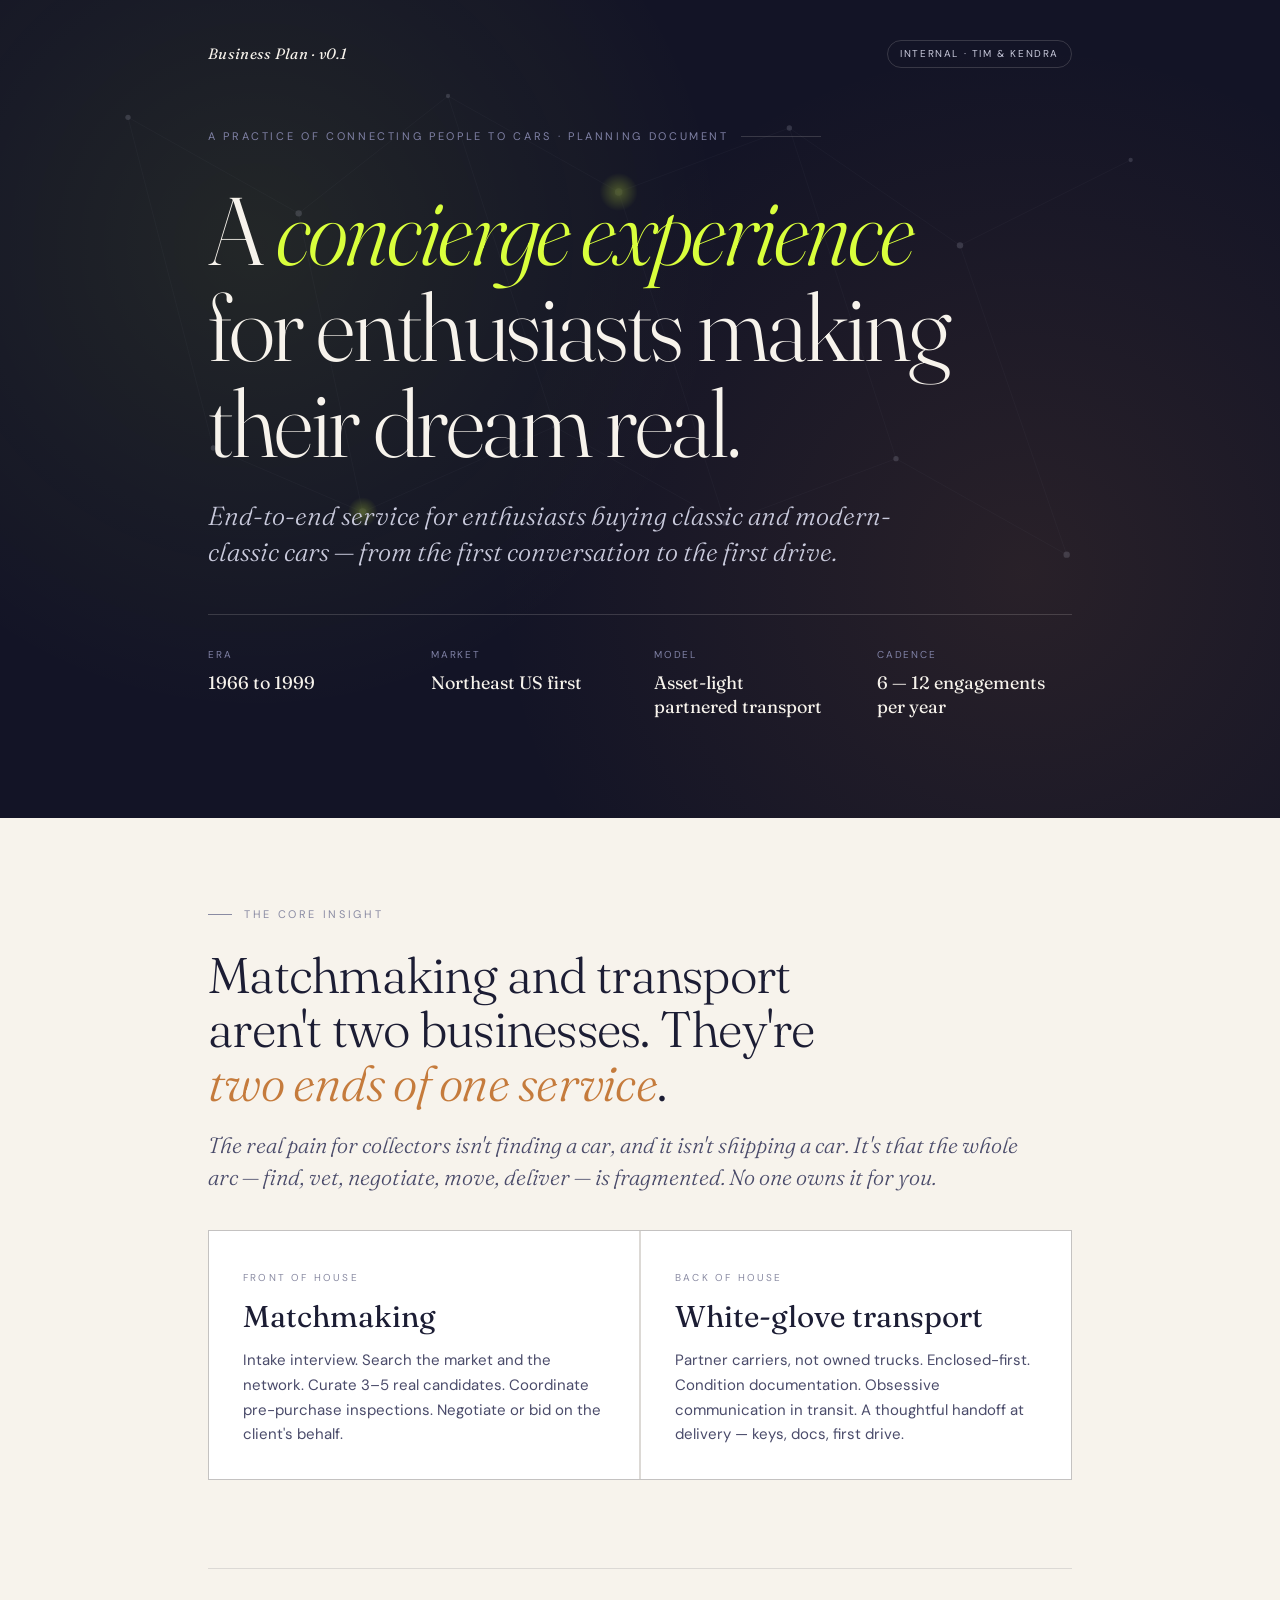
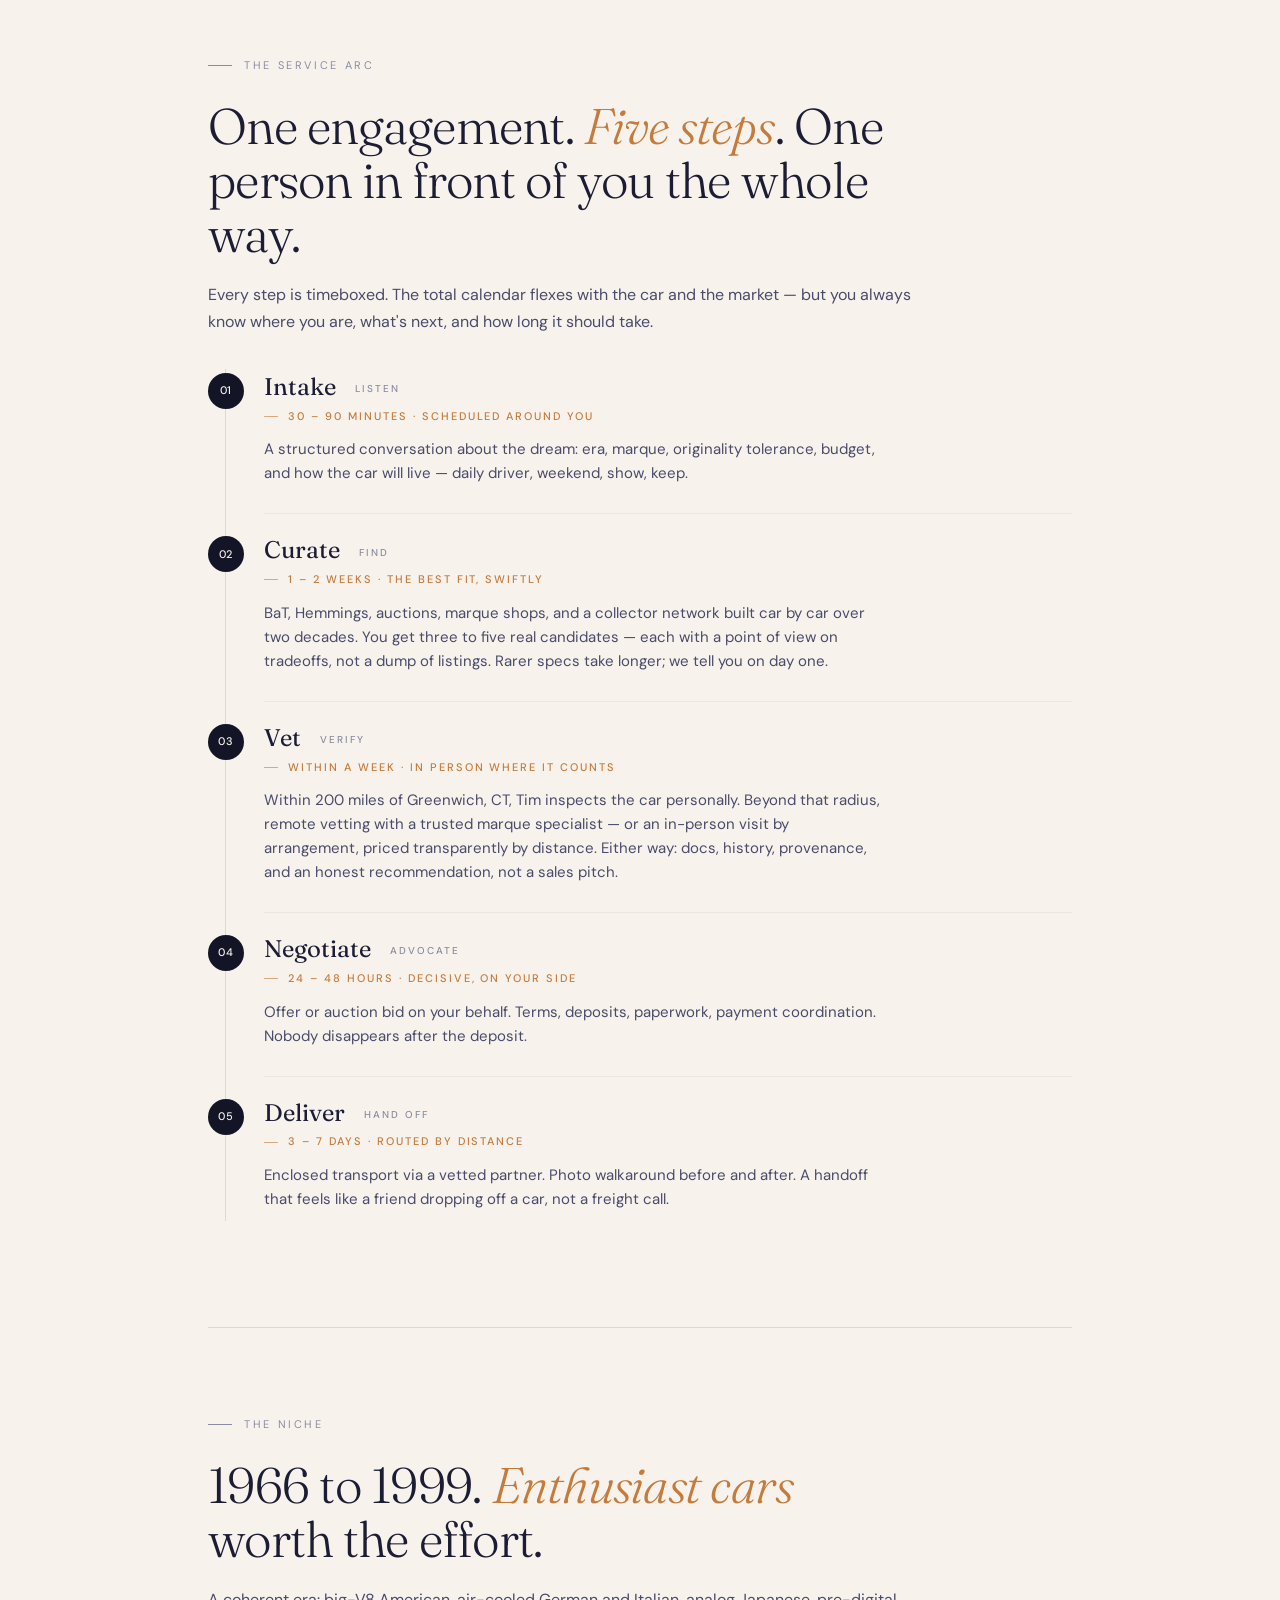
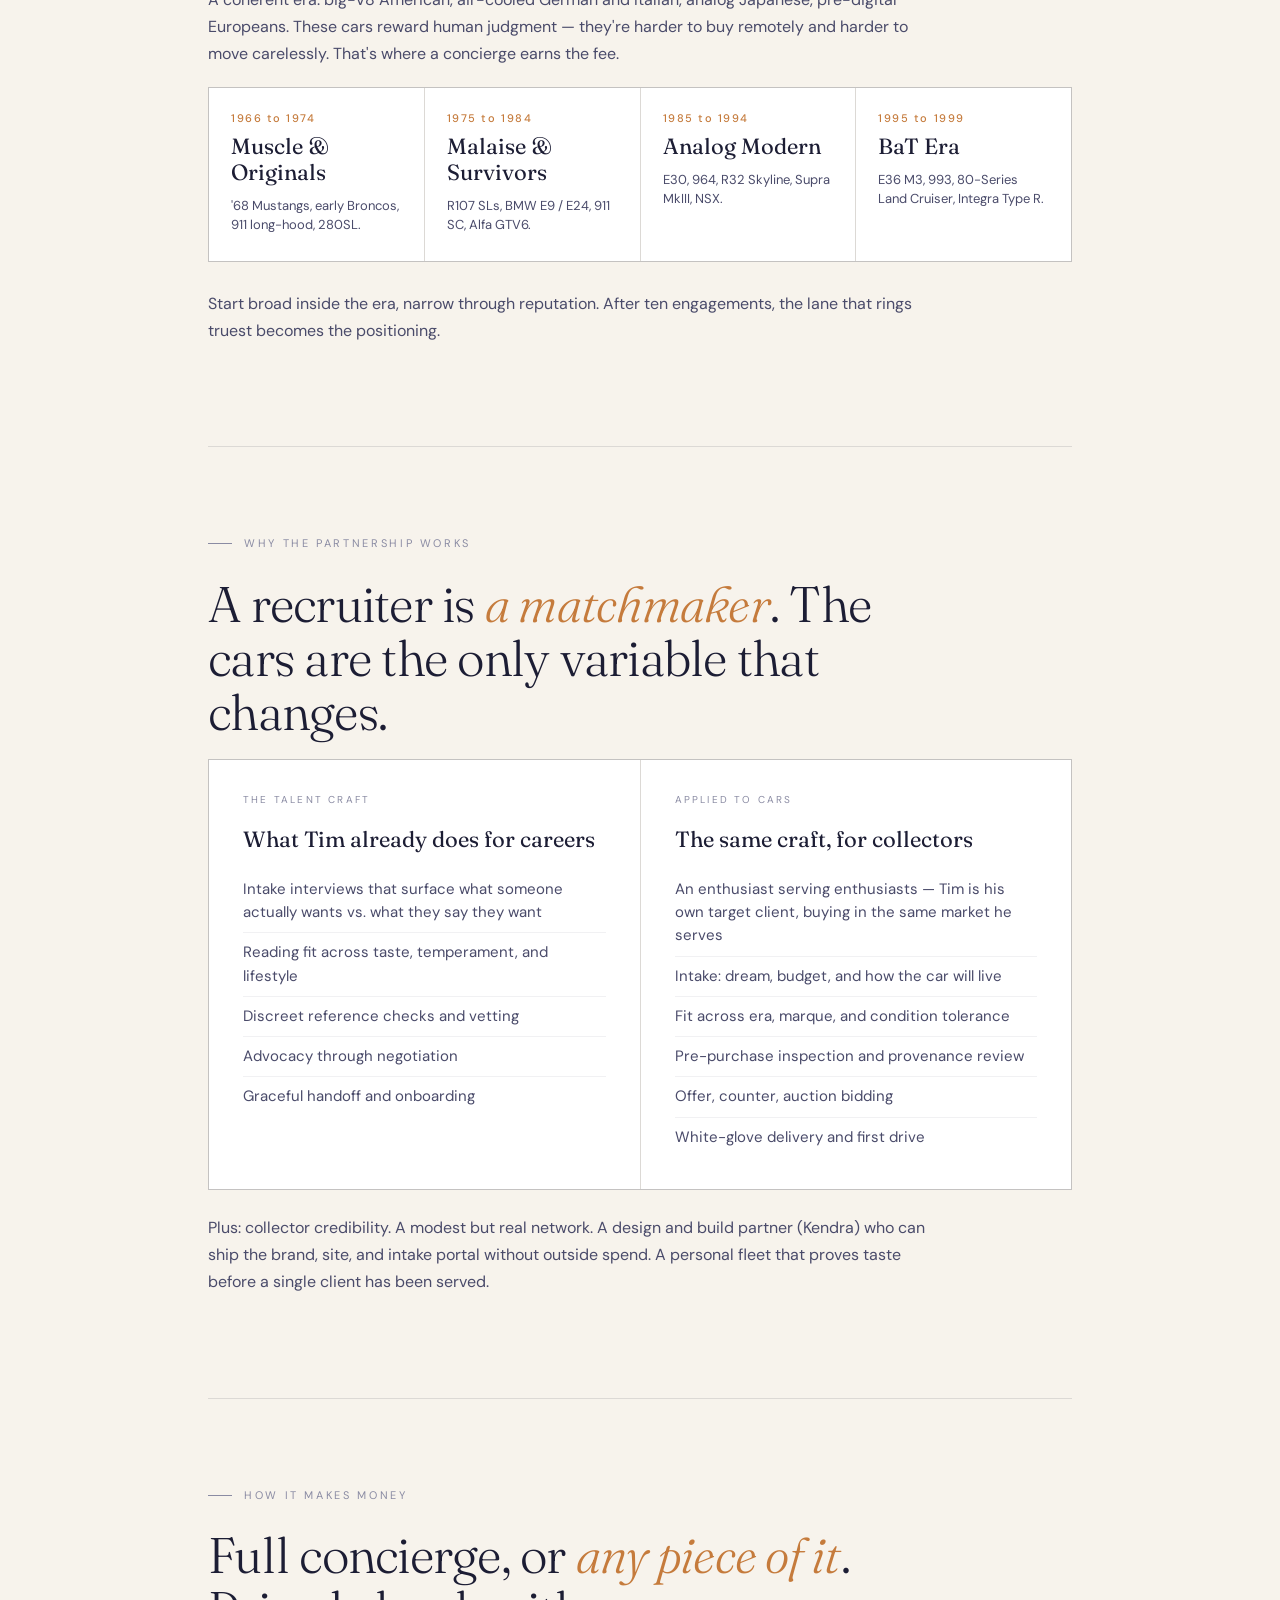
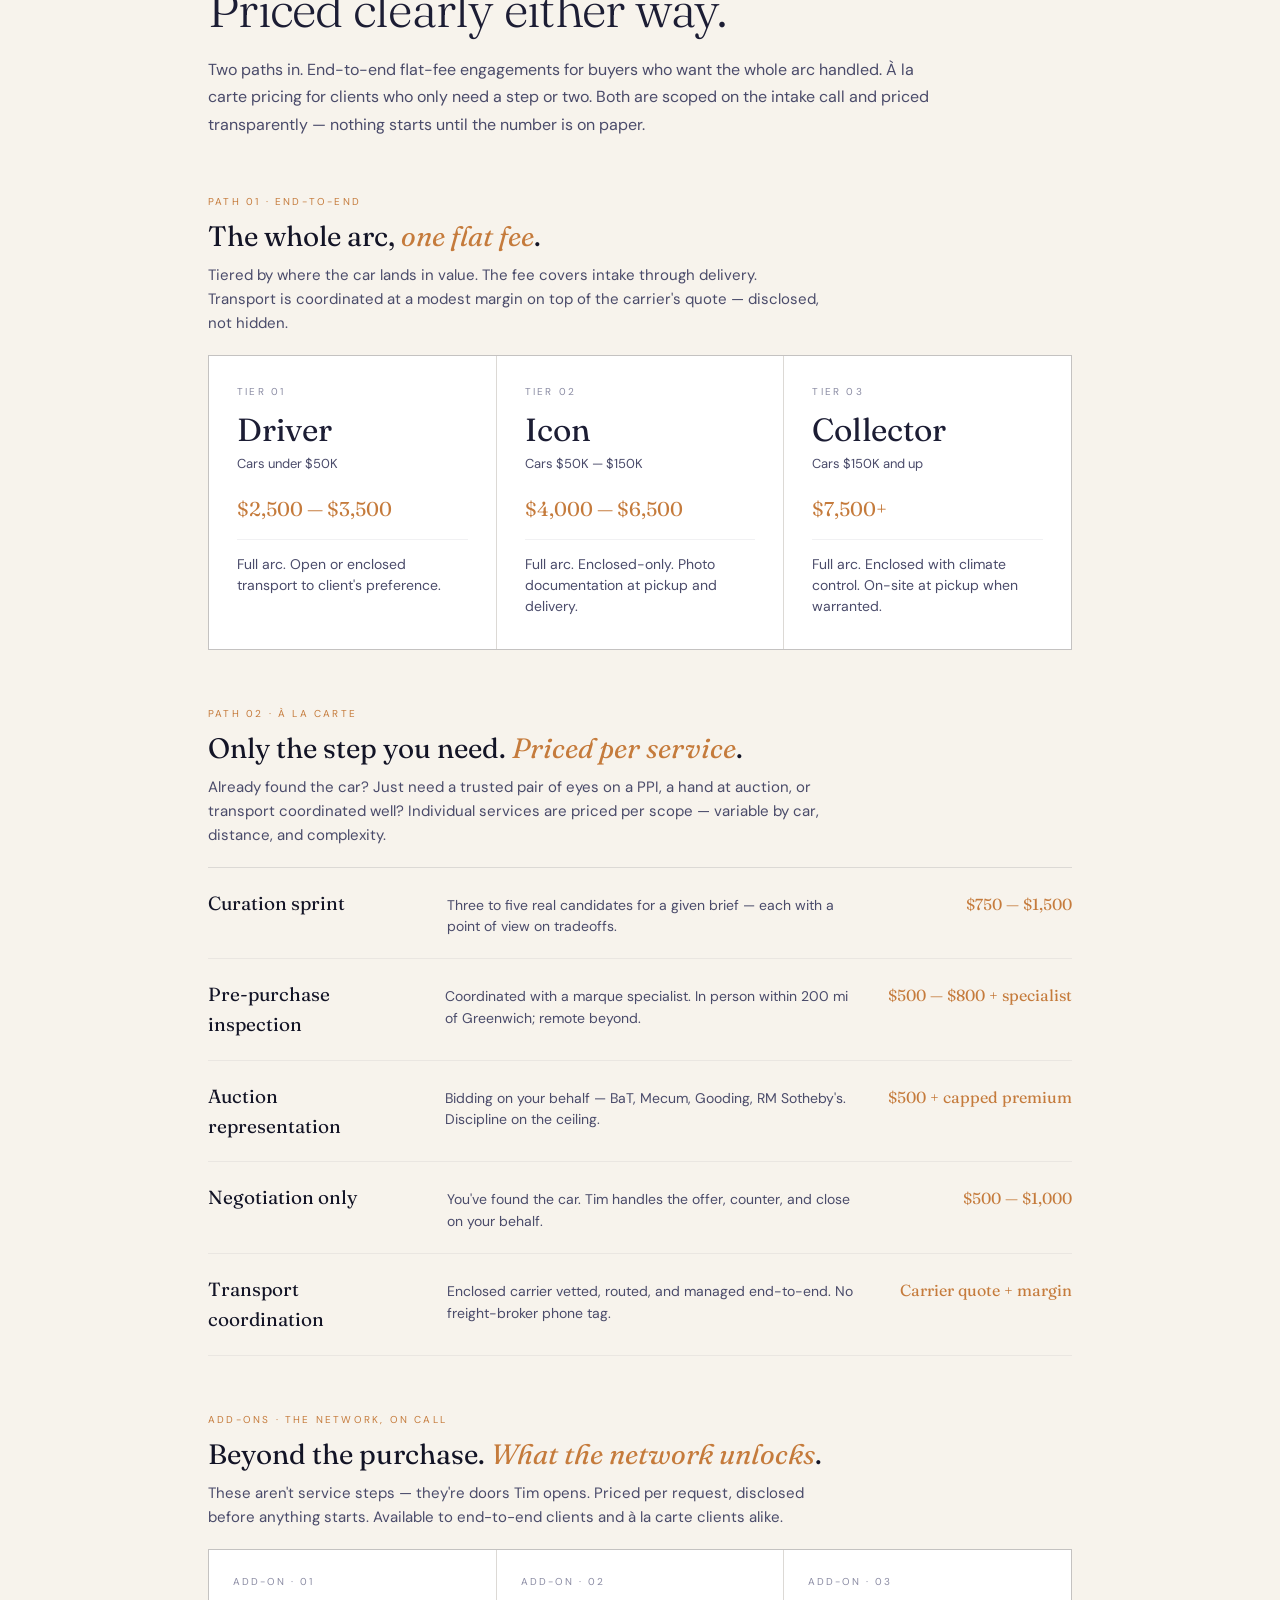
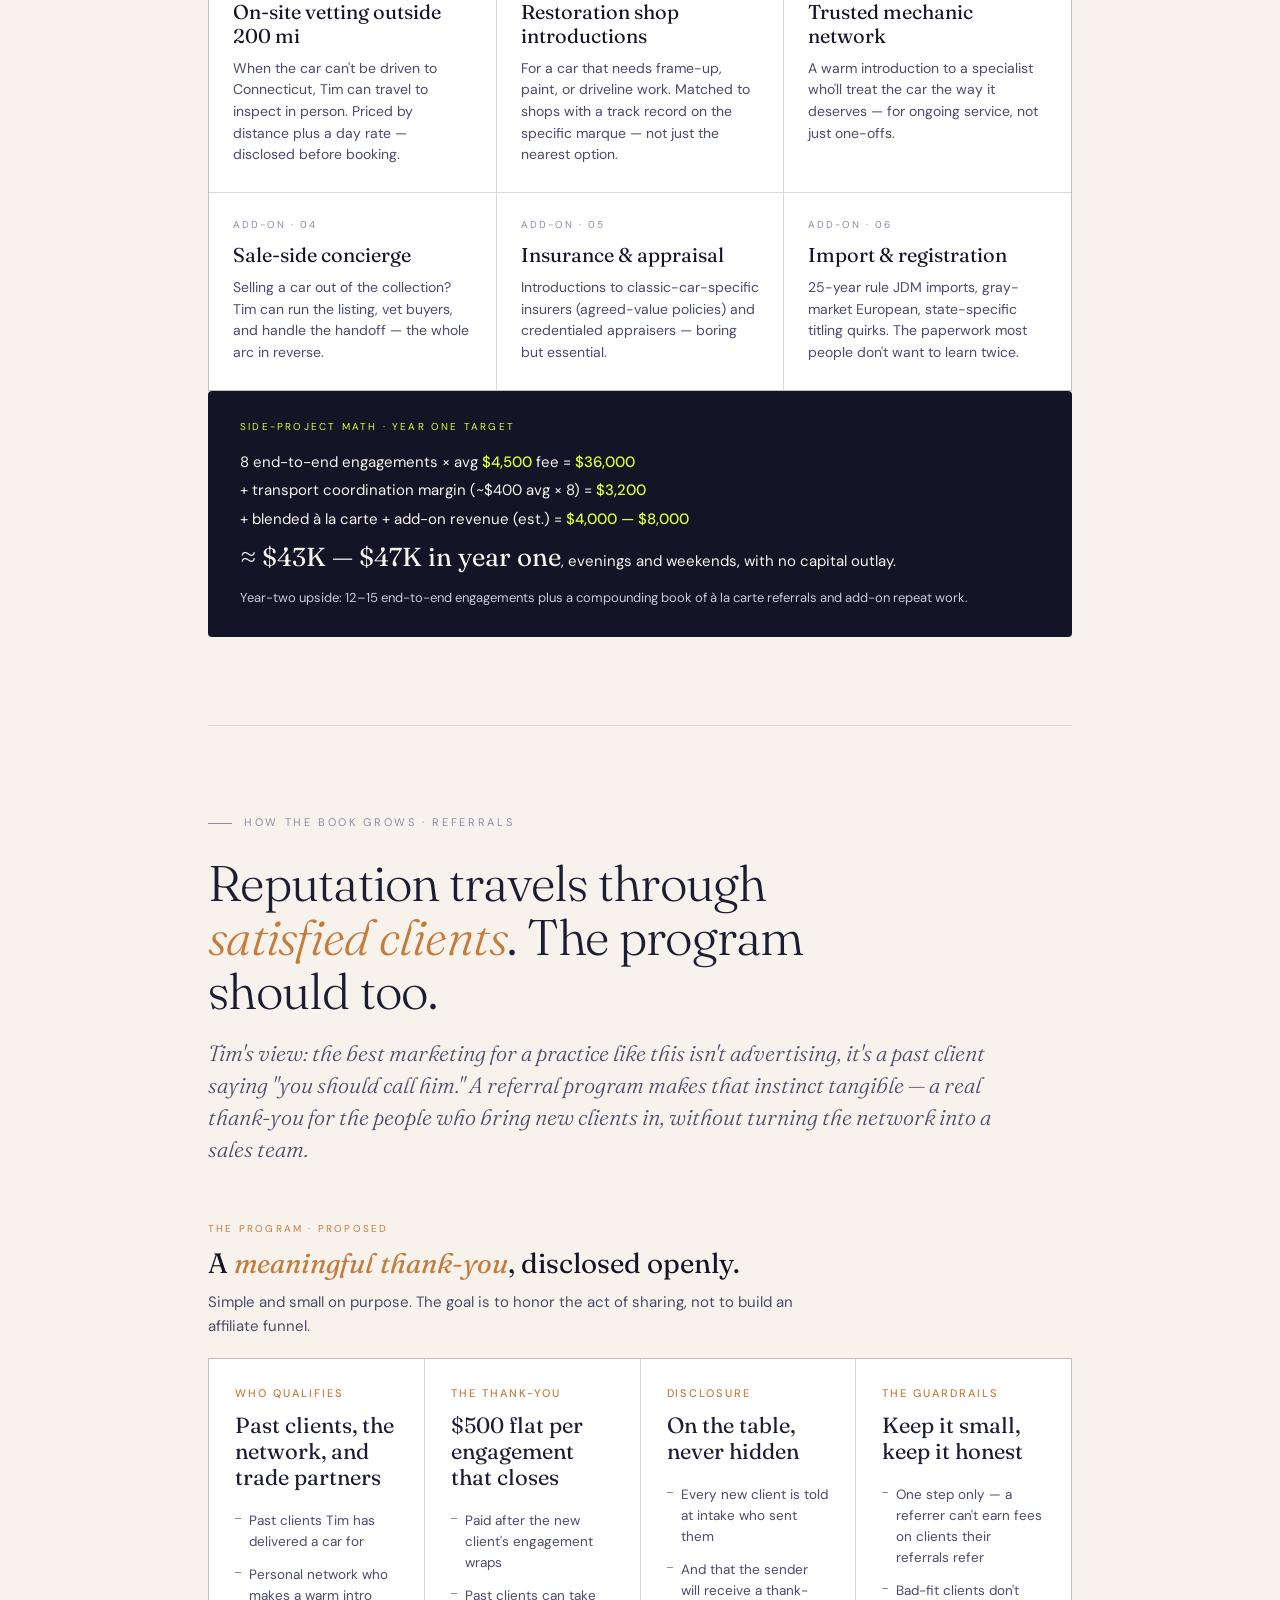
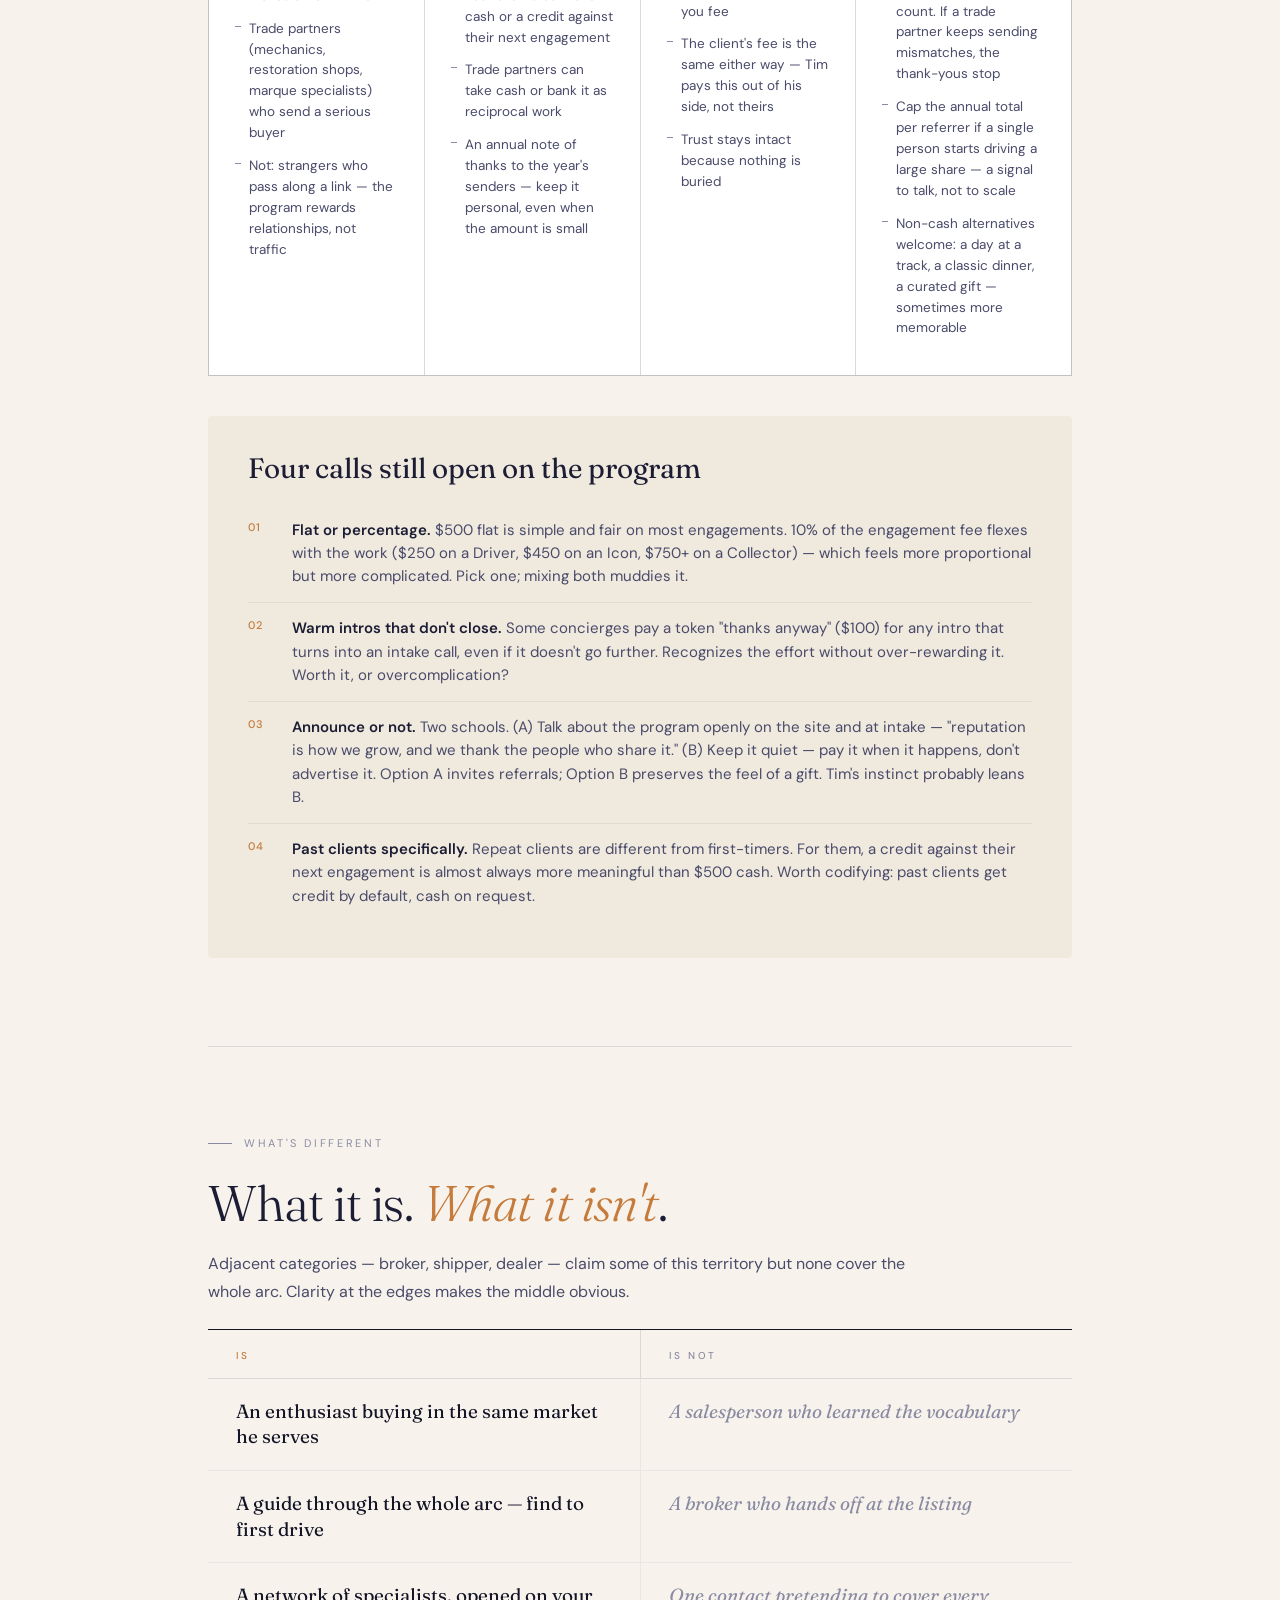
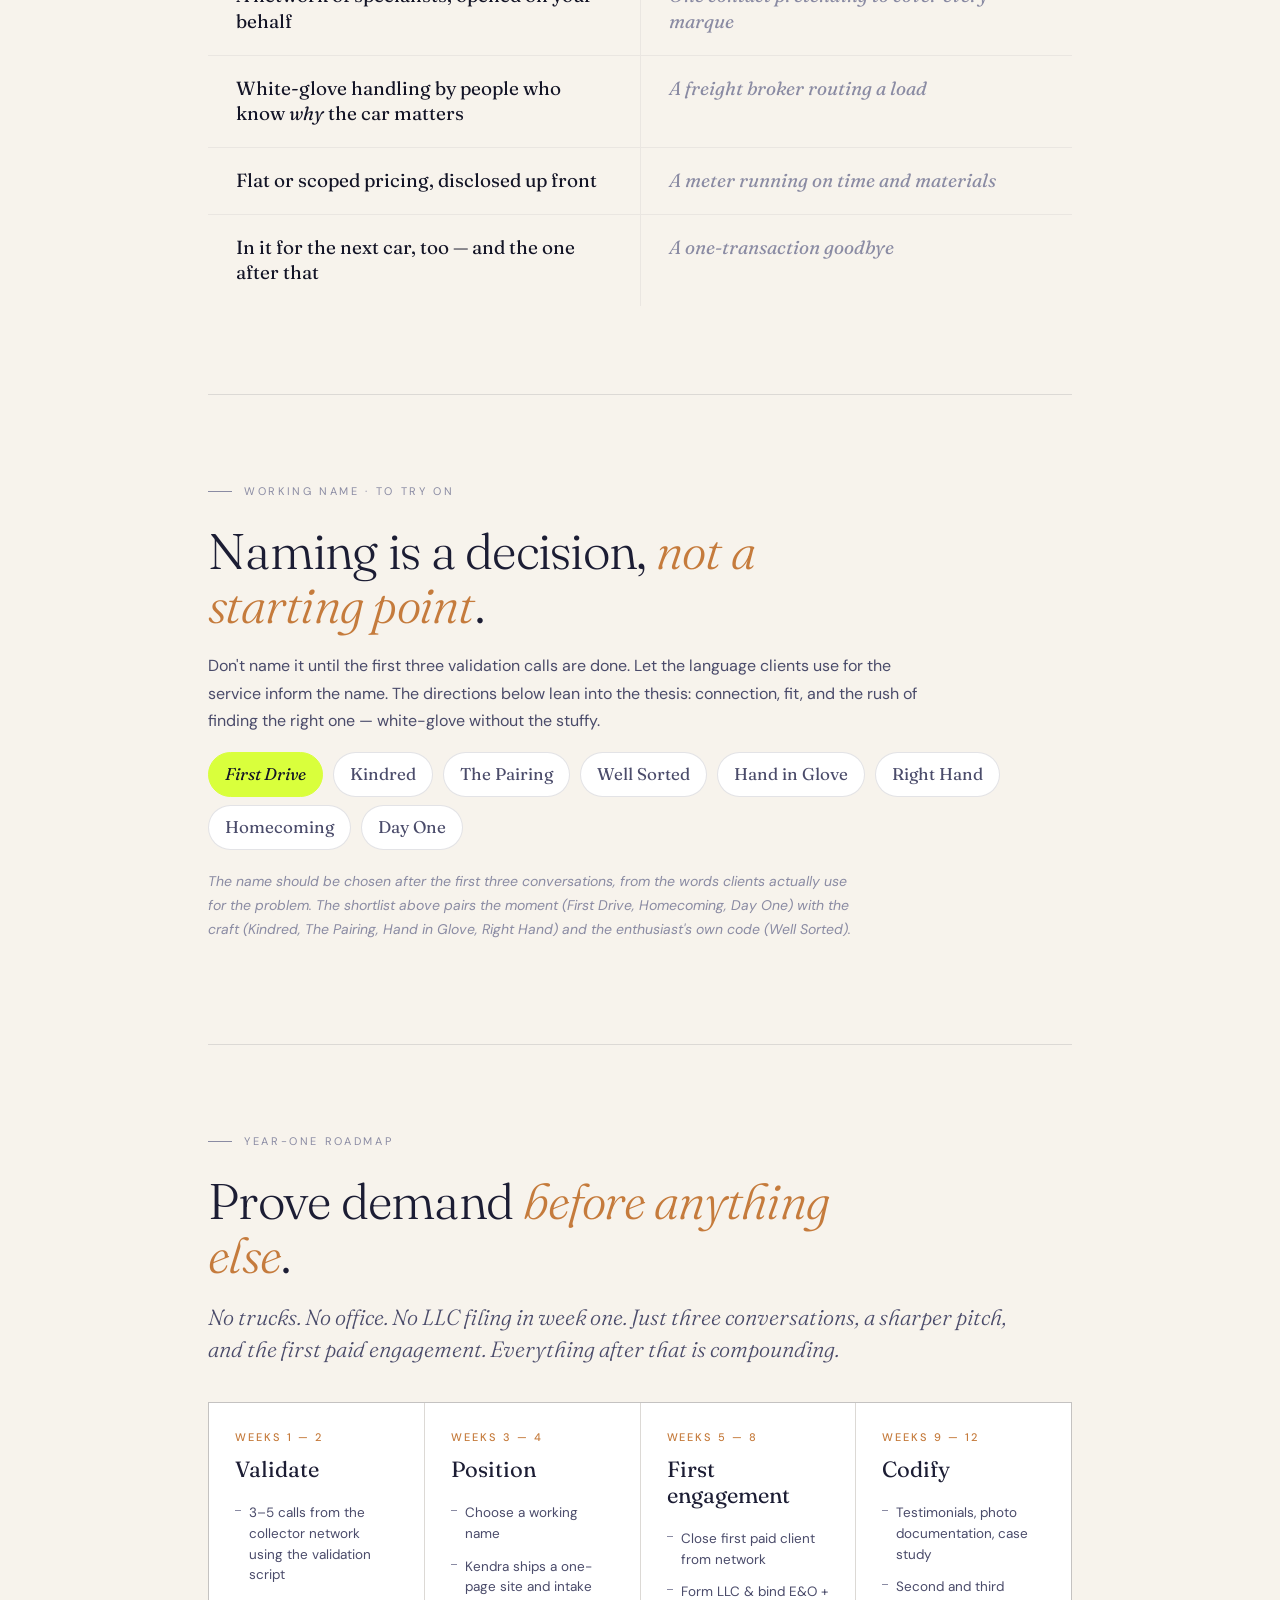
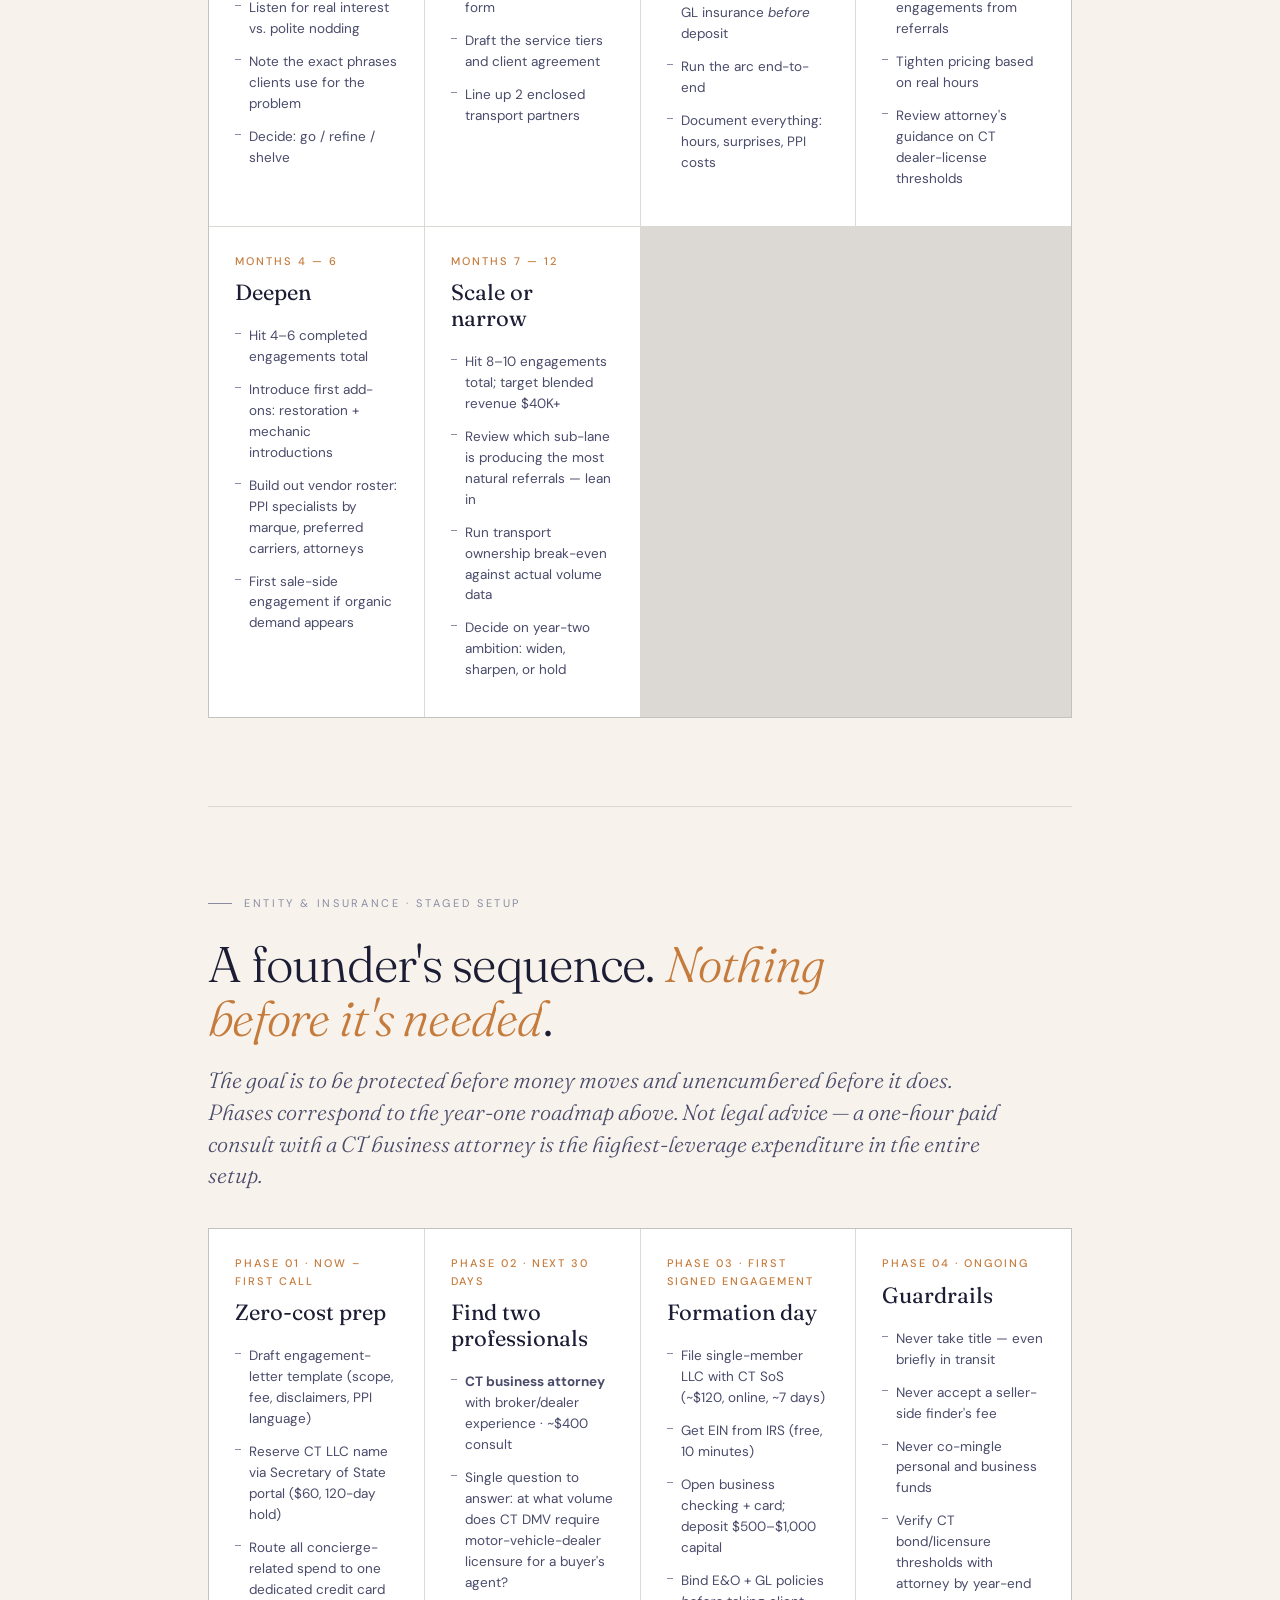
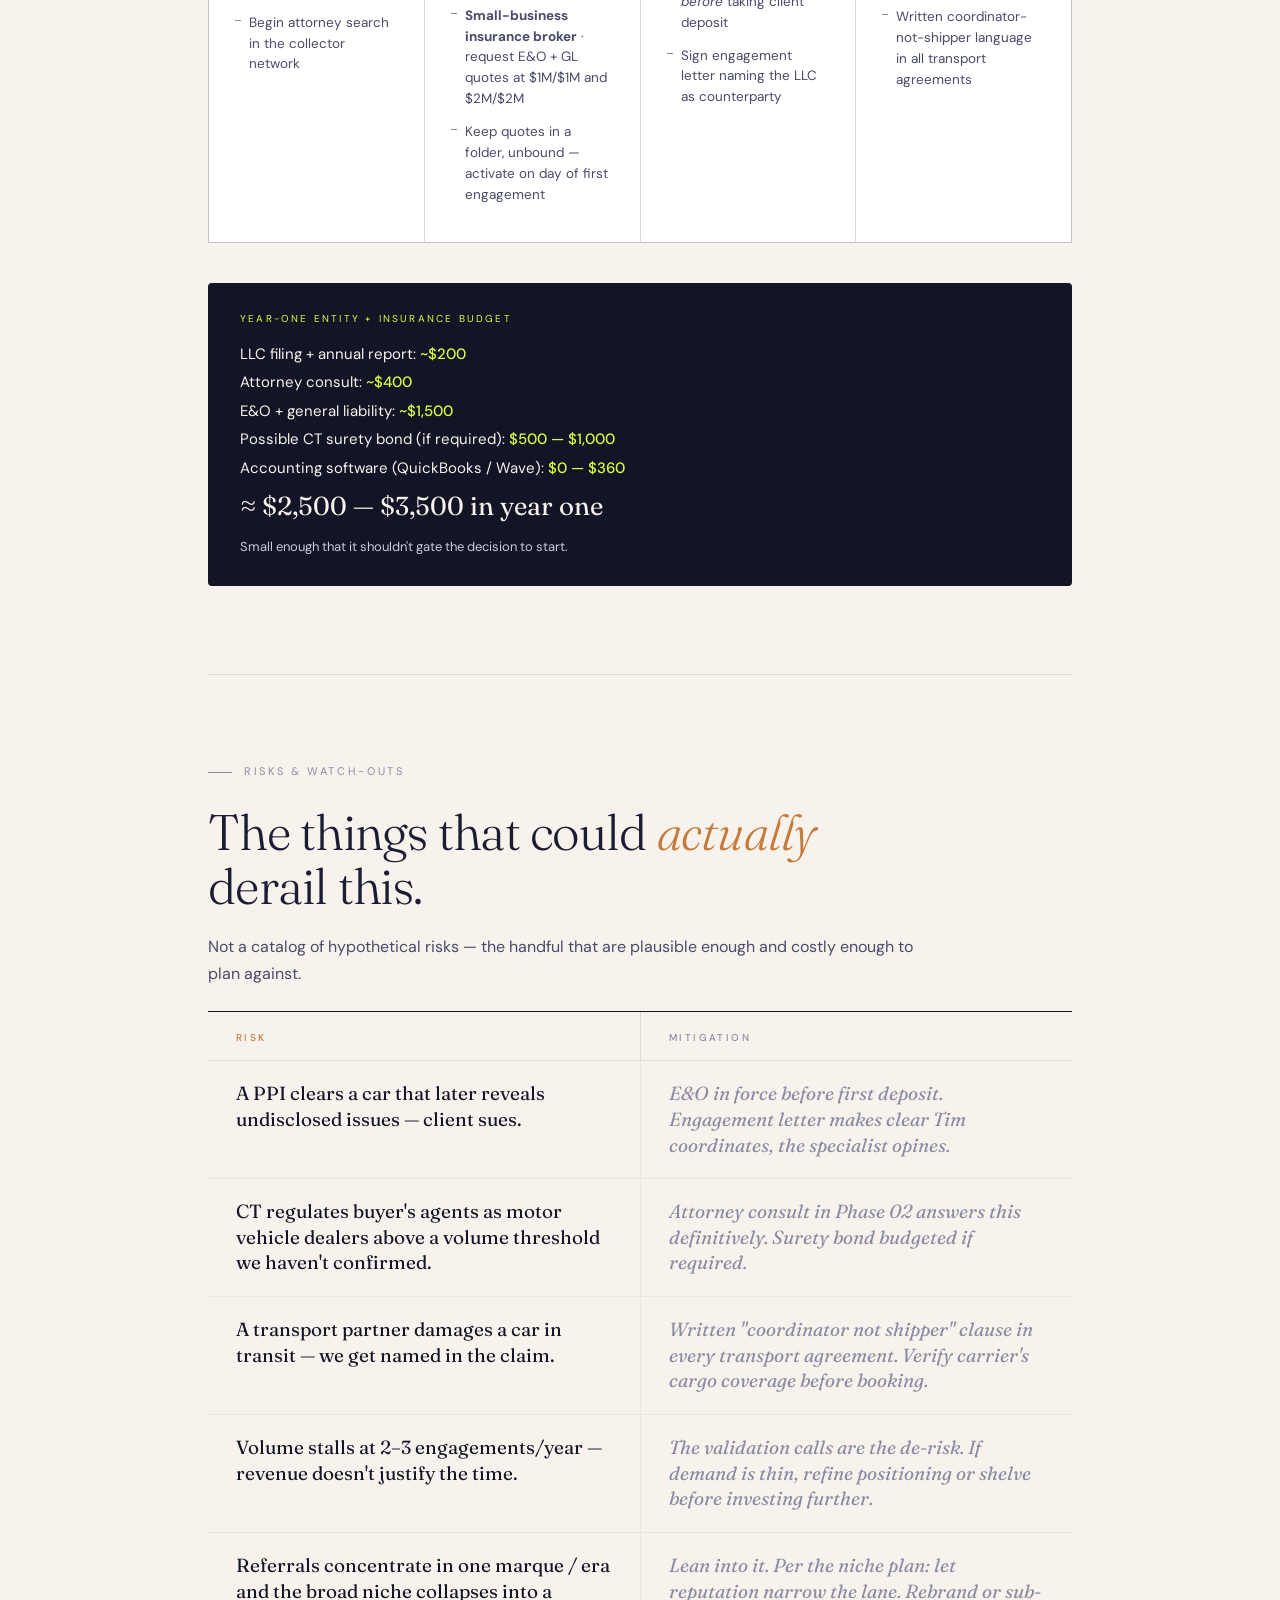
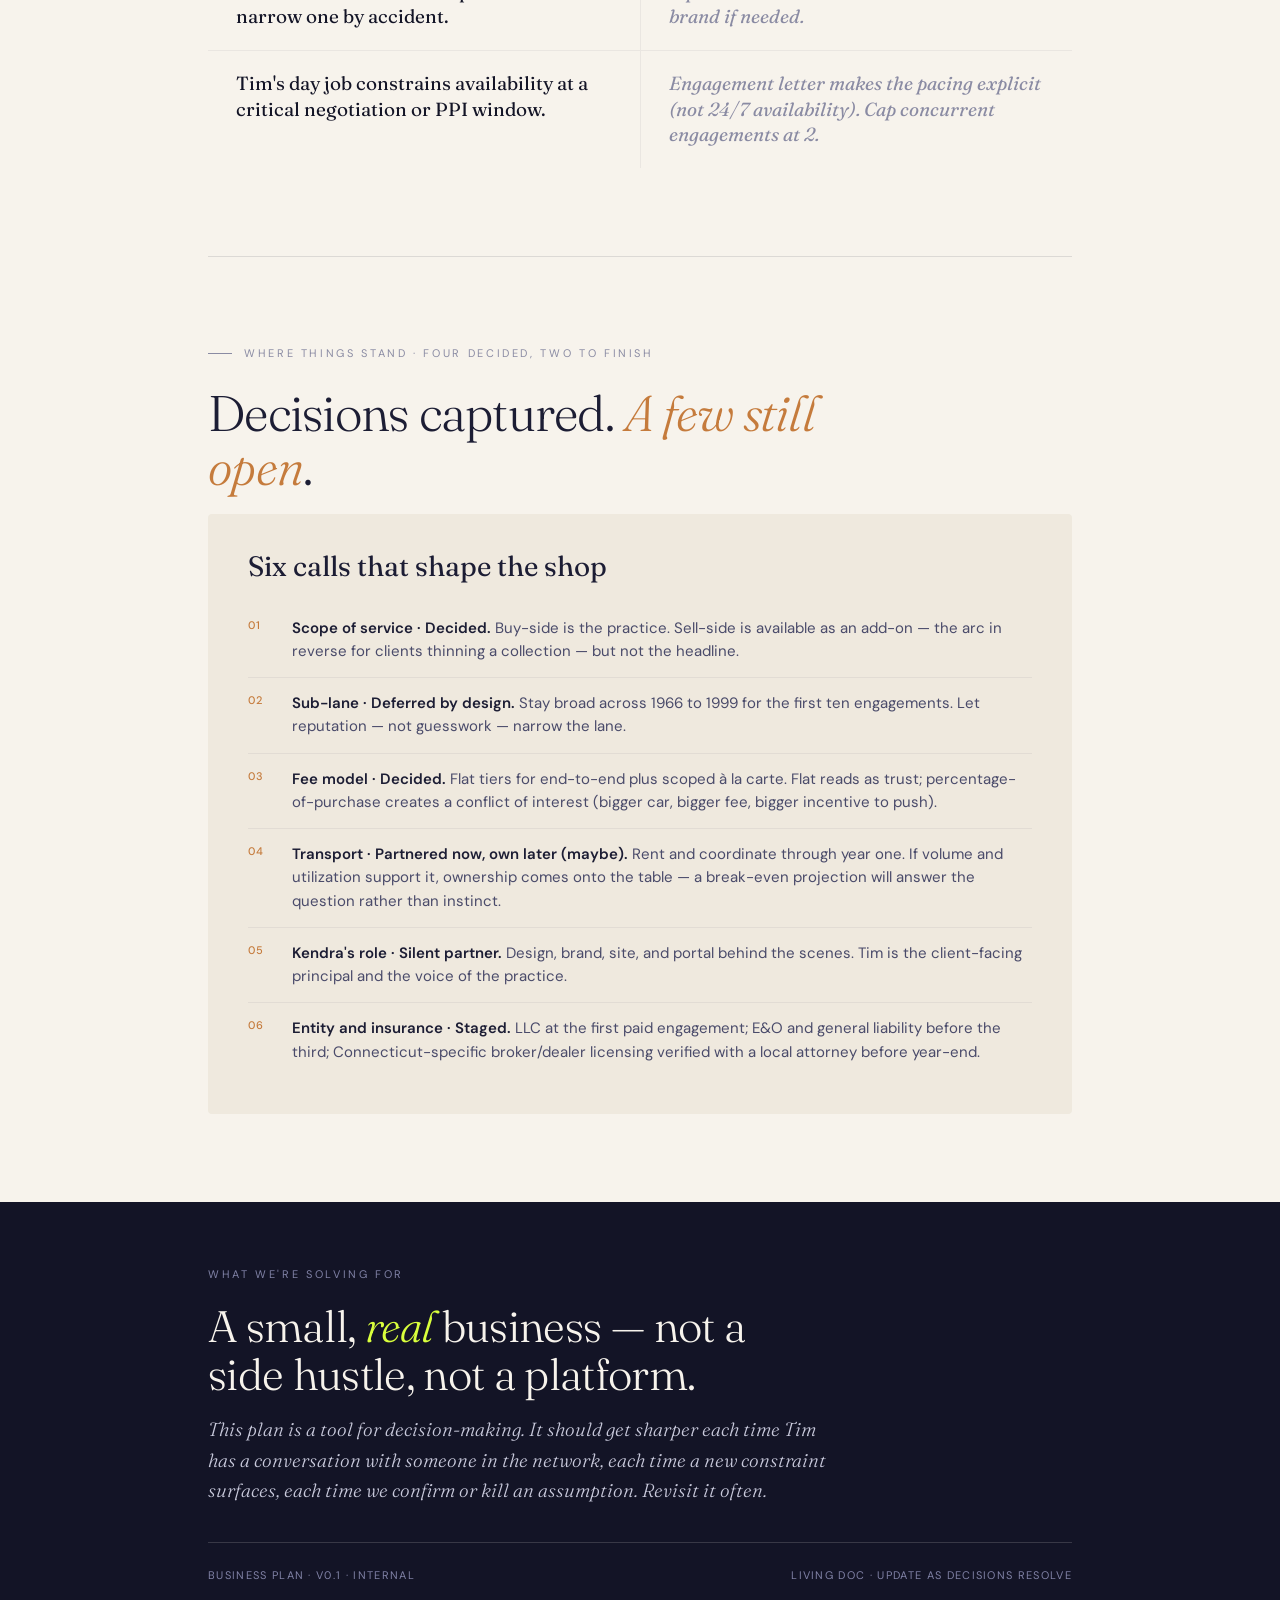
<file: business-plan.html>
<!DOCTYPE html>
<html lang="en">
<head>
<meta charset="UTF-8">
<meta name="viewport" content="width=device-width, initial-scale=1.0">
<meta name="robots" content="noindex, nofollow">
<title>Classic Car Acquisition Concierge — Business Plan</title>
<link href="https://fonts.googleapis.com/css2?family=Fraunces:ital,opsz,wght@0,9..144,300;0,9..144,400;0,9..144,500;1,9..144,400&family=DM+Sans:ital,wght@0,400;0,500;0,600;1,400&display=swap" rel="stylesheet">
<style>
  :root {
    --ink-dark: #131426;
    --ink-dark-2: #1c1d34;
    --ink-dark-3: #252645;
    --cream: #f7f3ec;
    --cream-2: #efe9de;
    --paper: #ffffff;
    --text: #1c1d34;
    --text-soft: #4a4b6a;
    --text-dim: #8a8ba3;
    --text-on-dark: #f7f3ec;
    --text-on-dark-soft: #c9cadc;
    --text-on-dark-dim: #8082a6;
    --rule: rgba(28, 29, 52, 0.12);
    --rule-soft: rgba(28, 29, 52, 0.06);
    --rule-dark: rgba(247, 243, 236, 0.16);
    --accent: #d9ff3c;
    --accent-soft: rgba(217, 255, 60, 0.18);
    --warm: #c57b3c;
    --warm-soft: rgba(197, 123, 60, 0.14);
    --serif: 'Fraunces', 'Iowan Old Style', Georgia, serif;
    --sans: 'DM Sans', -apple-system, BlinkMacSystemFont, sans-serif;
  }

  * { box-sizing: border-box; }
  html, body { margin: 0; padding: 0; }
  body {
    background: var(--cream);
    color: var(--text);
    font-family: var(--sans);
    font-size: 16px;
    line-height: 1.6;
    -webkit-font-smoothing: antialiased;
  }

  /* ==================== HERO (DARK) ==================== */
  .hero {
    background: var(--ink-dark);
    background-image:
      radial-gradient(circle at 20% 30%, rgba(217, 255, 60, 0.08) 0%, transparent 40%),
      radial-gradient(circle at 80% 70%, rgba(197, 123, 60, 0.12) 0%, transparent 45%);
    color: var(--text-on-dark);
    padding: 28px 0 100px;
    position: relative;
    overflow: hidden;
  }

  .hero .constellation {
    position: absolute;
    inset: 0;
    opacity: 0.32;
    pointer-events: none;
  }

  .hero-inner {
    max-width: 960px;
    margin: 0 auto;
    padding: 0 48px;
    position: relative;
    z-index: 1;
  }

  .topnav {
    display: flex;
    justify-content: space-between;
    align-items: center;
    padding: 12px 0 60px;
    font-family: var(--sans);
    font-size: 12px;
    letter-spacing: 0.12em;
    text-transform: uppercase;
    color: var(--text-on-dark-soft);
  }
  .topnav .brand {
    font-family: var(--serif);
    font-weight: 400;
    font-size: 15px;
    letter-spacing: 0.02em;
    text-transform: none;
    color: var(--text-on-dark);
    font-style: italic;
  }
  .topnav .meta-chip {
    display: inline-block;
    padding: 5px 12px;
    border: 1px solid var(--rule-dark);
    border-radius: 100px;
    font-size: 10px;
    letter-spacing: 0.16em;
  }

  .kicker {
    font-family: var(--sans);
    font-size: 11px;
    letter-spacing: 0.24em;
    text-transform: uppercase;
    color: var(--text-on-dark-dim);
    margin-bottom: 36px;
    display: flex;
    align-items: center;
    gap: 12px;
  }
  .kicker::after {
    content: "";
    flex: 1;
    height: 1px;
    background: var(--rule-dark);
    max-width: 80px;
  }

  .hero h1 {
    font-family: var(--serif);
    font-weight: 300;
    font-size: clamp(52px, 8vw, 96px);
    line-height: 1.0;
    letter-spacing: -0.025em;
    margin: 0 0 28px;
    max-width: 14ch;
  }
  .hero h1 em {
    font-family: var(--serif);
    font-style: italic;
    font-weight: 300;
    color: var(--accent);
  }
  .hero .tagline {
    font-family: var(--serif);
    font-style: italic;
    font-weight: 300;
    font-size: 26px;
    line-height: 1.4;
    color: var(--text-on-dark-soft);
    max-width: 46ch;
    margin: 0 0 44px;
  }

  .hero-meta {
    display: grid;
    grid-template-columns: repeat(4, 1fr);
    gap: 28px;
    padding-top: 32px;
    border-top: 1px solid var(--rule-dark);
  }
  .hero-meta .meta-item .label {
    font-size: 10px;
    letter-spacing: 0.18em;
    text-transform: uppercase;
    color: var(--text-on-dark-dim);
    margin-bottom: 8px;
    display: block;
  }
  .hero-meta .meta-item .value {
    font-family: var(--serif);
    font-weight: 400;
    font-size: 18px;
    line-height: 1.3;
    color: var(--text-on-dark);
  }

  /* ==================== CONTENT SECTIONS (LIGHT) ==================== */
  .content {
    max-width: 960px;
    margin: 0 auto;
    padding: 0 48px;
  }

  section.block {
    padding: 88px 0;
    border-bottom: 1px solid var(--rule);
  }
  section.block:last-of-type { border-bottom: none; }

  .section-kicker {
    font-family: var(--sans);
    font-size: 11px;
    letter-spacing: 0.24em;
    text-transform: uppercase;
    color: var(--text-dim);
    margin-bottom: 24px;
    display: flex;
    align-items: center;
    gap: 12px;
  }
  .section-kicker::before {
    content: "";
    width: 24px;
    height: 1px;
    background: var(--text-dim);
  }

  h2 {
    font-family: var(--serif);
    font-weight: 300;
    font-size: clamp(34px, 4.2vw, 50px);
    line-height: 1.08;
    letter-spacing: -0.015em;
    margin: 0 0 20px;
    max-width: 22ch;
  }
  h2 em {
    font-family: var(--serif);
    font-style: italic;
    font-weight: 300;
    color: var(--warm);
  }

  .lede {
    font-family: var(--serif);
    font-weight: 300;
    font-size: 22px;
    line-height: 1.45;
    color: var(--text-soft);
    max-width: 58ch;
    margin: 0 0 36px;
    font-style: italic;
  }

  p { margin: 0 0 14px; max-width: 66ch; }
  p.body { font-size: 16px; line-height: 1.7; color: var(--text-soft); }

  /* ==================== INSIGHT TWO-COL ==================== */
  .insight-pair {
    display: grid;
    grid-template-columns: 1fr 1fr;
    gap: 2px;
    margin-top: 20px;
    background: var(--rule);
    border: 1px solid var(--rule);
  }
  .insight-card {
    background: var(--paper);
    padding: 32px 34px;
  }
  .insight-card .tag {
    display: inline-block;
    font-family: var(--sans);
    font-size: 10px;
    letter-spacing: 0.22em;
    text-transform: uppercase;
    color: var(--text-dim);
    margin-bottom: 14px;
  }
  .insight-card h3 {
    font-family: var(--serif);
    font-weight: 400;
    font-size: 30px;
    line-height: 1.15;
    margin: 0 0 14px;
  }
  .insight-card p { font-size: 15px; line-height: 1.65; color: var(--text-soft); margin: 0; }

  /* ==================== VERTICAL TIMELINE (Tim's style) ==================== */
  .timeline-v {
    position: relative;
    padding-left: 56px;
    margin-top: 16px;
  }
  .timeline-v::before {
    content: "";
    position: absolute;
    left: 17px;
    top: 18px;
    bottom: 18px;
    width: 1px;
    background: var(--rule);
  }
  .step-v {
    position: relative;
    padding: 22px 0 28px;
    border-bottom: 1px solid var(--rule-soft);
  }
  .step-v:last-child { border-bottom: none; }
  .step-v .num {
    position: absolute;
    left: -56px;
    top: 22px;
    width: 36px;
    height: 36px;
    border-radius: 50%;
    background: var(--ink-dark);
    color: var(--text-on-dark);
    font-family: var(--sans);
    font-size: 11px;
    font-weight: 500;
    letter-spacing: 0.05em;
    display: flex;
    align-items: center;
    justify-content: center;
  }
  .step-v.active .num {
    background: var(--accent);
    color: var(--ink-dark);
  }
  .step-v h4 {
    font-family: var(--serif);
    font-weight: 400;
    font-size: 24px;
    line-height: 1.2;
    margin: 0 0 6px;
  }
  .step-v h4 .role-label {
    font-family: var(--sans);
    font-size: 10px;
    letter-spacing: 0.2em;
    text-transform: uppercase;
    color: var(--text-dim);
    margin-left: 14px;
    font-weight: 500;
    vertical-align: middle;
  }
  .step-v .pace {
    font-family: var(--sans);
    font-size: 11px;
    letter-spacing: 0.18em;
    text-transform: uppercase;
    font-weight: 500;
    color: var(--warm);
    margin: 2px 0 12px;
    display: flex;
    align-items: center;
    gap: 10px;
  }
  .step-v .pace::before {
    content: "";
    display: inline-block;
    width: 14px;
    height: 1px;
    background: var(--warm);
    opacity: 0.6;
  }
  .step-v p { font-size: 15px; line-height: 1.6; color: var(--text-soft); margin: 0; max-width: 62ch; }

  /* ==================== ERA STRIP ==================== */
  .era-grid {
    display: grid;
    grid-template-columns: repeat(4, 1fr);
    gap: 1px;
    background: var(--rule);
    border: 1px solid var(--rule);
    margin: 20px 0 28px;
  }
  .era-slice {
    padding: 22px 22px 26px;
    background: var(--paper);
  }
  .era-slice .years {
    font-family: var(--sans);
    font-size: 11px;
    letter-spacing: 0.14em;
    color: var(--warm);
    margin-bottom: 6px;
    font-weight: 500;
  }
  .era-slice .name {
    font-family: var(--serif);
    font-size: 22px;
    font-weight: 400;
    line-height: 1.18;
    margin-bottom: 10px;
  }
  .era-slice .ex {
    font-size: 13px;
    color: var(--text-soft);
    line-height: 1.5;
  }

  /* ==================== RECRUITER PARALLEL ==================== */
  .parallel {
    display: grid;
    grid-template-columns: 1fr 1fr;
    gap: 1px;
    background: var(--rule);
    border: 1px solid var(--rule);
    margin-top: 20px;
  }
  .parallel-side {
    background: var(--paper);
    padding: 32px 34px;
  }
  .parallel-side .tag {
    font-family: var(--sans);
    font-size: 10px;
    letter-spacing: 0.22em;
    text-transform: uppercase;
    color: var(--text-dim);
    margin-bottom: 18px;
  }
  .parallel-side h4 {
    font-family: var(--serif);
    font-weight: 400;
    font-size: 22px;
    line-height: 1.2;
    margin: 0 0 18px;
  }
  .parallel-side ul {
    list-style: none;
    padding: 0;
    margin: 0;
  }
  .parallel-side li {
    font-size: 15px;
    line-height: 1.55;
    padding: 8px 0;
    color: var(--text-soft);
    border-top: 1px solid var(--rule-soft);
  }
  .parallel-side li:first-child { border-top: none; }

  /* ==================== PRICING ==================== */
  .tiers {
    display: grid;
    grid-template-columns: repeat(3, 1fr);
    gap: 1px;
    background: var(--rule);
    border: 1px solid var(--rule);
    margin: 20px 0 28px;
  }
  .tier {
    background: var(--paper);
    padding: 28px 28px 32px;
  }
  .tier .tier-label {
    font-family: var(--sans);
    font-size: 10px;
    letter-spacing: 0.22em;
    text-transform: uppercase;
    color: var(--text-dim);
    margin-bottom: 14px;
  }
  .tier h4 {
    font-family: var(--serif);
    font-weight: 400;
    font-size: 32px;
    line-height: 1;
    margin: 0 0 8px;
  }
  .tier .range {
    font-family: var(--sans);
    font-size: 13px;
    color: var(--text-soft);
    margin-bottom: 18px;
  }
  .tier .fee {
    font-family: var(--serif);
    font-weight: 400;
    font-size: 20px;
    color: var(--warm);
    margin-bottom: 14px;
    font-variant-numeric: tabular-nums;
  }
  .tier .includes {
    font-size: 14px;
    color: var(--text-soft);
    line-height: 1.5;
    padding-top: 14px;
    border-top: 1px solid var(--rule-soft);
  }

  .rev-math {
    background: var(--ink-dark);
    color: var(--text-on-dark);
    padding: 26px 32px;
    border-radius: 4px;
    font-size: 15px;
    line-height: 1.9;
  }
  .rev-math .label {
    font-family: var(--sans);
    font-size: 10px;
    letter-spacing: 0.22em;
    text-transform: uppercase;
    color: var(--accent);
    margin-bottom: 12px;
    display: block;
  }
  .rev-math strong { color: var(--accent); font-weight: 500; }
  .rev-math .total {
    font-family: var(--serif);
    font-size: 26px;
    font-weight: 400;
    color: var(--text-on-dark);
    display: inline-block;
  }

  /* ==================== PRICING · PATHS ==================== */
  .path-header {
    margin-top: 56px;
    margin-bottom: 20px;
  }
  .path-header:first-of-type { margin-top: 40px; }
  .path-tag {
    font-family: var(--sans);
    font-size: 10px;
    letter-spacing: 0.22em;
    text-transform: uppercase;
    color: var(--warm);
    margin-bottom: 10px;
  }
  .path-title {
    font-family: var(--serif);
    font-weight: 400;
    font-size: 28px;
    line-height: 1.18;
    margin: 0 0 10px;
    color: var(--ink-dark);
  }
  .path-title em {
    font-style: italic;
    color: var(--warm);
  }
  .path-sub {
    font-family: var(--sans);
    font-size: 15px;
    line-height: 1.6;
    color: var(--text-soft);
    max-width: 62ch;
    margin: 0;
  }

  /* À la carte menu */
  .alc-list {
    margin-top: 12px;
    border-top: 1px solid var(--rule);
  }
  .alc-row {
    display: grid;
    grid-template-columns: minmax(180px, 1fr) 2fr minmax(180px, auto);
    gap: 32px;
    align-items: baseline;
    padding: 20px 0;
    border-bottom: 1px solid var(--rule-soft);
  }
  .alc-row .alc-name {
    font-family: var(--serif);
    font-size: 19px;
    color: var(--ink-dark);
  }
  .alc-row .alc-desc {
    font-family: var(--sans);
    font-size: 14px;
    color: var(--text-soft);
    line-height: 1.55;
  }
  .alc-row .alc-price {
    font-family: var(--serif);
    font-size: 16px;
    color: var(--warm);
    text-align: right;
    white-space: nowrap;
  }

  /* Add-ons grid */
  .addons {
    display: grid;
    grid-template-columns: repeat(3, 1fr);
    gap: 1px;
    background: var(--rule);
    border: 1px solid var(--rule);
    margin-top: 12px;
  }
  .addon {
    background: var(--paper);
    padding: 24px 24px 26px;
  }
  .addon .addon-tag {
    font-family: var(--sans);
    font-size: 10px;
    letter-spacing: 0.2em;
    text-transform: uppercase;
    color: var(--text-dim);
    margin-bottom: 10px;
  }
  .addon .addon-name {
    font-family: var(--serif);
    font-weight: 400;
    font-size: 20px;
    line-height: 1.2;
    margin: 0 0 10px;
    color: var(--ink-dark);
  }
  .addon p {
    font-family: var(--sans);
    font-size: 14px;
    line-height: 1.55;
    color: var(--text-soft);
    margin: 0;
  }

  /* ==================== DIFFERENTIATORS ==================== */
  .diff-grid {
    display: grid;
    grid-template-columns: repeat(3, 1fr);
    gap: 1px;
    background: var(--rule);
    border: 1px solid var(--rule);
    margin-top: 20px;
  }
  .diff {
    background: var(--paper);
    padding: 28px 28px;
  }
  .diff .vs-label {
    font-family: var(--sans);
    font-size: 10px;
    letter-spacing: 0.22em;
    text-transform: uppercase;
    color: var(--text-dim);
    margin-bottom: 14px;
  }
  .diff .vs-head {
    font-family: var(--serif);
    font-style: italic;
    font-weight: 300;
    font-size: 22px;
    line-height: 1.25;
    color: var(--warm);
    margin-bottom: 14px;
  }
  .diff p { font-size: 14px; line-height: 1.6; color: var(--text-soft); margin: 0; }

  /* ==================== IS / IS NOT ==================== */
  .is-isnot {
    display: grid;
    grid-template-columns: 1fr 1fr;
    gap: 0;
    border-top: 1px solid var(--ink-dark);
    margin-top: 24px;
  }
  .is-isnot .col-head {
    font-family: var(--sans);
    font-size: 10px;
    letter-spacing: 0.24em;
    text-transform: uppercase;
    font-weight: 500;
    padding: 18px 28px 14px;
    border-bottom: 1px solid var(--rule);
  }
  .is-isnot .col-head.is { color: var(--warm); }
  .is-isnot .col-head.isnot {
    color: var(--text-dim);
    border-left: 1px solid var(--rule);
  }
  .is-isnot .cell {
    padding: 20px 28px;
    font-family: var(--serif);
    font-size: 19px;
    line-height: 1.35;
    border-bottom: 1px solid var(--rule-soft);
  }
  .is-isnot .cell:nth-child(even) {
    border-left: 1px solid var(--rule-soft);
  }
  .is-isnot .cell.is {
    color: var(--ink-dark);
  }
  .is-isnot .cell.isnot {
    color: var(--text-dim);
    font-style: italic;
  }
  .is-isnot .cell:last-of-type,
  .is-isnot .cell:nth-last-of-type(2) {
    border-bottom: none;
  }

  /* ==================== NAMES ==================== */
  .names-row {
    display: flex;
    flex-wrap: wrap;
    gap: 8px 10px;
    margin: 18px 0 20px;
  }
  .pill {
    font-family: var(--serif);
    font-weight: 400;
    font-size: 17px;
    padding: 7px 16px 9px;
    background: var(--paper);
    border: 1px solid var(--rule);
    border-radius: 100px;
    color: var(--text-soft);
  }
  .pill.favored {
    background: var(--accent);
    color: var(--ink-dark);
    border-color: var(--accent);
    font-style: italic;
  }

  /* ==================== 90 DAYS ==================== */
  .plan {
    display: grid;
    grid-template-columns: repeat(4, 1fr);
    gap: 1px;
    background: var(--rule);
    border: 1px solid var(--rule);
    margin-top: 20px;
  }
  .phase {
    background: var(--paper);
    padding: 26px 26px 30px;
  }
  .phase .weeks {
    font-family: var(--sans);
    font-size: 11px;
    letter-spacing: 0.18em;
    text-transform: uppercase;
    color: var(--warm);
    margin-bottom: 10px;
    font-weight: 500;
  }
  .phase h4 {
    font-family: var(--serif);
    font-weight: 400;
    font-size: 22px;
    line-height: 1.18;
    margin: 0 0 14px;
  }
  .phase ul {
    margin: 0;
    padding: 0;
    list-style: none;
  }
  .phase li {
    font-size: 13.5px;
    line-height: 1.55;
    color: var(--text-soft);
    padding: 6px 0 6px 14px;
    position: relative;
  }
  .phase li::before {
    content: "";
    position: absolute;
    left: 0;
    top: 13px;
    width: 6px;
    height: 1px;
    background: var(--text-dim);
  }

  /* ==================== OPEN QUESTIONS ==================== */
  .questions {
    background: var(--cream-2);
    padding: 36px 40px;
    border-radius: 4px;
    margin-top: 8px;
  }
  .questions h3 {
    font-family: var(--serif);
    font-weight: 400;
    font-size: 28px;
    line-height: 1.15;
    margin: 0 0 20px;
  }
  .questions ol {
    margin: 0;
    padding: 0;
    list-style: none;
    counter-reset: q;
  }
  .questions li {
    counter-increment: q;
    padding: 14px 0 14px 44px;
    border-top: 1px solid var(--rule-soft);
    font-size: 15px;
    color: var(--text-soft);
    line-height: 1.55;
    position: relative;
  }
  .questions li:first-child { border-top: none; }
  .questions li::before {
    content: counter(q, decimal-leading-zero);
    position: absolute;
    left: 0;
    top: 14px;
    font-family: var(--sans);
    font-size: 11px;
    letter-spacing: 0.1em;
    color: var(--warm);
    font-weight: 500;
  }
  .questions li strong {
    color: var(--text);
    font-weight: 600;
  }

  /* ==================== FOOTER (DARK) ==================== */
  .footer {
    background: var(--ink-dark);
    color: var(--text-on-dark);
    padding: 64px 0 52px;
    margin-top: 0;
  }
  .footer-inner {
    max-width: 960px;
    margin: 0 auto;
    padding: 0 48px;
  }
  .footer .kicker-footer {
    font-family: var(--sans);
    font-size: 11px;
    letter-spacing: 0.24em;
    text-transform: uppercase;
    color: var(--text-on-dark-dim);
    margin-bottom: 20px;
  }
  .footer h2 {
    color: var(--text-on-dark);
    font-size: clamp(30px, 3.8vw, 44px);
    margin: 0 0 16px;
  }
  .footer h2 em { color: var(--accent); font-style: italic; }
  .footer .foot-note {
    font-family: var(--serif);
    font-style: italic;
    font-weight: 300;
    font-size: 19px;
    color: var(--text-on-dark-soft);
    max-width: 52ch;
    margin-bottom: 36px;
  }
  .foot-bottom {
    display: flex;
    justify-content: space-between;
    flex-wrap: wrap;
    gap: 12px;
    padding-top: 24px;
    border-top: 1px solid var(--rule-dark);
    font-family: var(--sans);
    font-size: 11px;
    letter-spacing: 0.12em;
    text-transform: uppercase;
    color: var(--text-on-dark-dim);
  }

  /* ==================== RESPONSIVE ==================== */
  @media (max-width: 860px) {
    .hero-inner, .content, .footer-inner { padding: 0 28px; }
    .hero-meta { grid-template-columns: repeat(2, 1fr); gap: 20px; }
    .insight-pair, .parallel, .plan { grid-template-columns: 1fr; }
    .tiers, .diff-grid, .era-grid, .addons { grid-template-columns: 1fr; }
    .alc-row { grid-template-columns: 1fr; gap: 6px; }
    .alc-row .alc-price { text-align: left; }
    .is-isnot { grid-template-columns: 1fr; }
    .is-isnot .col-head.isnot { border-left: none; border-top: 1px solid var(--rule); }
    .is-isnot .cell:nth-child(even) { border-left: none; }
    section.block { padding: 60px 0; }
  }

  /* ==================== PRINT ==================== */
  @page {
    size: Letter;
    margin: 0;
  }
  @media print {
    body { background: var(--cream); }
    .hero { padding: 48px 0 64px; break-after: page; }
    .hero-inner, .content, .footer-inner { padding: 0 64px; max-width: 100%; }
    section.block { padding: 48px 0; }
    .insight-pair, .era-grid, .parallel, .tiers, .diff-grid { break-inside: avoid; }
    .addon, .alc-row, .path-header, .is-isnot .cell { break-inside: avoid; }
    .rev-math { break-inside: avoid; }
    .questions { break-inside: avoid; }
    h2 { break-after: avoid; }
    .footer { break-before: page; padding: 72px 0; }
    .hero h1 { font-size: 72px; }
    .hero .tagline { font-size: 22px; }
    h2 { font-size: 38px; }
    .step-v { break-inside: avoid; padding: 16px 0 20px; }
    .phase, .tier, .diff, .era-slice, .parallel-side, .insight-card { break-inside: avoid; }
  }
</style>
</head>
<body>

<!-- ==================== HERO ==================== -->
<header class="hero">
  <svg class="constellation" viewBox="0 0 1200 600" preserveAspectRatio="xMidYMid slice" aria-hidden="true">
    <defs>
      <radialGradient id="dot" cx="50%" cy="50%" r="50%">
        <stop offset="0%" stop-color="#d9ff3c" stop-opacity="0.85"/>
        <stop offset="100%" stop-color="#d9ff3c" stop-opacity="0"/>
      </radialGradient>
    </defs>
    <!-- faint connecting lines -->
    <g stroke="#c9cadc" stroke-width="0.4" stroke-opacity="0.25" fill="none">
      <line x1="120" y1="110" x2="280" y2="200"/>
      <line x1="280" y1="200" x2="420" y2="90"/>
      <line x1="420" y1="90" x2="580" y2="180"/>
      <line x1="580" y1="180" x2="740" y2="120"/>
      <line x1="740" y1="120" x2="900" y2="230"/>
      <line x1="900" y1="230" x2="1060" y2="150"/>
      <line x1="200" y1="420" x2="340" y2="480"/>
      <line x1="340" y1="480" x2="520" y2="400"/>
      <line x1="520" y1="400" x2="680" y2="490"/>
      <line x1="680" y1="490" x2="840" y2="430"/>
      <line x1="840" y1="430" x2="1000" y2="520"/>
      <line x1="280" y1="200" x2="340" y2="480"/>
      <line x1="580" y1="180" x2="680" y2="490"/>
      <line x1="740" y1="120" x2="840" y2="430"/>
      <line x1="120" y1="110" x2="200" y2="420"/>
      <line x1="900" y1="230" x2="1000" y2="520"/>
      <line x1="420" y1="90" x2="520" y2="400"/>
    </g>
    <!-- nodes -->
    <g fill="#c9cadc" fill-opacity="0.55">
      <circle cx="120" cy="110" r="2.5"/>
      <circle cx="280" cy="200" r="3"/>
      <circle cx="420" cy="90" r="2"/>
      <circle cx="580" cy="180" r="3.5"/>
      <circle cx="740" cy="120" r="2.5"/>
      <circle cx="900" cy="230" r="3"/>
      <circle cx="1060" cy="150" r="2"/>
      <circle cx="200" cy="420" r="2.5"/>
      <circle cx="340" cy="480" r="3.5"/>
      <circle cx="520" cy="400" r="2"/>
      <circle cx="680" cy="490" r="3"/>
      <circle cx="840" cy="430" r="2.5"/>
      <circle cx="1000" cy="520" r="3"/>
    </g>
    <!-- accent glow node -->
    <circle cx="580" cy="180" r="18" fill="url(#dot)"/>
    <circle cx="340" cy="480" r="14" fill="url(#dot)"/>
  </svg>

  <div class="hero-inner">
    <nav class="topnav">
      <span class="brand">Business Plan · v0.1</span>
      <span class="meta-chip">Internal · Tim &amp; Kendra</span>
    </nav>

    <div class="kicker">A practice of connecting people to cars · planning document</div>

    <h1>A <em>concierge experience</em> for enthusiasts making their dream real.</h1>

    <p class="tagline">End-to-end service for enthusiasts buying classic and modern-classic cars — from the first conversation to the first drive.</p>

    <div class="hero-meta">
      <div class="meta-item">
        <span class="label">Era</span>
        <div class="value">1966 to 1999</div>
      </div>
      <div class="meta-item">
        <span class="label">Market</span>
        <div class="value">Northeast US first</div>
      </div>
      <div class="meta-item">
        <span class="label">Model</span>
        <div class="value">Asset-light<br>partnered transport</div>
      </div>
      <div class="meta-item">
        <span class="label">Cadence</span>
        <div class="value">6 — 12 engagements<br>per year</div>
      </div>
    </div>
  </div>
</header>

<!-- ==================== CONTENT ==================== -->
<main class="content">

  <!-- Core insight -->
  <section class="block">
    <div class="section-kicker">The core insight</div>
    <h2>Matchmaking and transport aren't two businesses. They're <em>two ends of one service</em>.</h2>
    <p class="lede">The real pain for collectors isn't finding a car, and it isn't shipping a car. It's that the whole arc — find, vet, negotiate, move, deliver — is fragmented. No one owns it for you.</p>

    <div class="insight-pair">
      <div class="insight-card">
        <div class="tag">Front of house</div>
        <h3>Matchmaking</h3>
        <p>Intake interview. Search the market and the network. Curate 3–5 real candidates. Coordinate pre-purchase inspections. Negotiate or bid on the client's behalf.</p>
      </div>
      <div class="insight-card">
        <div class="tag">Back of house</div>
        <h3>White-glove transport</h3>
        <p>Partner carriers, not owned trucks. Enclosed-first. Condition documentation. Obsessive communication in transit. A thoughtful handoff at delivery — keys, docs, first drive.</p>
      </div>
    </div>
  </section>

  <!-- Service arc -->
  <section class="block">
    <div class="section-kicker">The service arc</div>
    <h2>One engagement. <em>Five steps</em>. One person in front of you the whole way.</h2>
    <p class="body">Every step is timeboxed. The total calendar flexes with the car and the market — but you always know where you are, what's next, and how long it should take.</p>

    <div class="timeline-v">
      <div class="step-v">
        <div class="num">01</div>
        <h4>Intake <span class="role-label">Listen</span></h4>
        <div class="pace">30 – 90 minutes · scheduled around you</div>
        <p>A structured conversation about the dream: era, marque, originality tolerance, budget, and how the car will live — daily driver, weekend, show, keep.</p>
      </div>
      <div class="step-v">
        <div class="num">02</div>
        <h4>Curate <span class="role-label">Find</span></h4>
        <div class="pace">1 – 2 weeks · the best fit, swiftly</div>
        <p>BaT, Hemmings, auctions, marque shops, and a collector network built car by car over two decades. You get three to five real candidates — each with a point of view on tradeoffs, not a dump of listings. Rarer specs take longer; we tell you on day one.</p>
      </div>
      <div class="step-v">
        <div class="num">03</div>
        <h4>Vet <span class="role-label">Verify</span></h4>
        <div class="pace">Within a week · in person where it counts</div>
        <p>Within 200 miles of Greenwich, CT, Tim inspects the car personally. Beyond that radius, remote vetting with a trusted marque specialist — or an in-person visit by arrangement, priced transparently by distance. Either way: docs, history, provenance, and an honest recommendation, not a sales pitch.</p>
      </div>
      <div class="step-v">
        <div class="num">04</div>
        <h4>Negotiate <span class="role-label">Advocate</span></h4>
        <div class="pace">24 – 48 hours · decisive, on your side</div>
        <p>Offer or auction bid on your behalf. Terms, deposits, paperwork, payment coordination. Nobody disappears after the deposit.</p>
      </div>
      <div class="step-v">
        <div class="num">05</div>
        <h4>Deliver <span class="role-label">Hand off</span></h4>
        <div class="pace">3 – 7 days · routed by distance</div>
        <p>Enclosed transport via a vetted partner. Photo walkaround before and after. A handoff that feels like a friend dropping off a car, not a freight call.</p>
      </div>
    </div>
  </section>

  <!-- The niche -->
  <section class="block">
    <div class="section-kicker">The niche</div>
    <h2>1966 to 1999. <em>Enthusiast cars</em> worth the effort.</h2>
    <p class="body">A coherent era: big-V8 American, air-cooled German and Italian, analog Japanese, pre-digital Europeans. These cars reward human judgment — they're harder to buy remotely and harder to move carelessly. That's where a concierge earns the fee.</p>

    <div class="era-grid">
      <div class="era-slice">
        <div class="years">1966 to 1974</div>
        <div class="name">Muscle &amp; Originals</div>
        <div class="ex">'68 Mustangs, early Broncos, 911 long-hood, 280SL.</div>
      </div>
      <div class="era-slice">
        <div class="years">1975 to 1984</div>
        <div class="name">Malaise &amp; Survivors</div>
        <div class="ex">R107 SLs, BMW E9 / E24, 911 SC, Alfa GTV6.</div>
      </div>
      <div class="era-slice">
        <div class="years">1985 to 1994</div>
        <div class="name">Analog Modern</div>
        <div class="ex">E30, 964, R32 Skyline, Supra MkIII, NSX.</div>
      </div>
      <div class="era-slice">
        <div class="years">1995 to 1999</div>
        <div class="name">BaT Era</div>
        <div class="ex">E36 M3, 993, 80-Series Land Cruiser, Integra Type R.</div>
      </div>
    </div>
    <p class="body">Start broad inside the era, narrow through reputation. After ten engagements, the lane that rings truest becomes the positioning.</p>
  </section>

  <!-- Recruiter parallel -->
  <section class="block">
    <div class="section-kicker">Why the partnership works</div>
    <h2>A recruiter is <em>a matchmaker</em>. The cars are the only variable that changes.</h2>

    <div class="parallel">
      <div class="parallel-side">
        <div class="tag">The talent craft</div>
        <h4>What Tim already does for careers</h4>
        <ul>
          <li>Intake interviews that surface what someone actually wants vs. what they say they want</li>
          <li>Reading fit across taste, temperament, and lifestyle</li>
          <li>Discreet reference checks and vetting</li>
          <li>Advocacy through negotiation</li>
          <li>Graceful handoff and onboarding</li>
        </ul>
      </div>
      <div class="parallel-side">
        <div class="tag">Applied to cars</div>
        <h4>The same craft, for collectors</h4>
        <ul>
          <li>An enthusiast serving enthusiasts — Tim is his own target client, buying in the same market he serves</li>
          <li>Intake: dream, budget, and how the car will live</li>
          <li>Fit across era, marque, and condition tolerance</li>
          <li>Pre-purchase inspection and provenance review</li>
          <li>Offer, counter, auction bidding</li>
          <li>White-glove delivery and first drive</li>
        </ul>
      </div>
    </div>
    <p class="body" style="margin-top: 24px;">Plus: collector credibility. A modest but real network. A design and build partner (Kendra) who can ship the brand, site, and intake portal without outside spend. A personal fleet that proves taste before a single client has been served.</p>
  </section>

  <!-- Pricing -->
  <section class="block">
    <div class="section-kicker">How it makes money</div>
    <h2>Full concierge, or <em>any piece of it</em>. Priced clearly either way.</h2>
    <p class="body">Two paths in. End-to-end flat-fee engagements for buyers who want the whole arc handled. À la carte pricing for clients who only need a step or two. Both are scoped on the intake call and priced transparently — nothing starts until the number is on paper.</p>

    <!-- Path 01: End-to-End -->
    <div class="path-header">
      <div class="path-tag">Path 01 · End-to-end</div>
      <h3 class="path-title">The whole arc, <em>one flat fee</em>.</h3>
      <p class="path-sub">Tiered by where the car lands in value. The fee covers intake through delivery. Transport is coordinated at a modest margin on top of the carrier's quote — disclosed, not hidden.</p>
    </div>

    <div class="tiers">
      <div class="tier">
        <div class="tier-label">Tier 01</div>
        <h4>Driver</h4>
        <div class="range">Cars under $50K</div>
        <div class="fee">$2,500 — $3,500</div>
        <div class="includes">Full arc. Open or enclosed transport to client's preference.</div>
      </div>
      <div class="tier">
        <div class="tier-label">Tier 02</div>
        <h4>Icon</h4>
        <div class="range">Cars $50K — $150K</div>
        <div class="fee">$4,000 — $6,500</div>
        <div class="includes">Full arc. Enclosed-only. Photo documentation at pickup and delivery.</div>
      </div>
      <div class="tier">
        <div class="tier-label">Tier 03</div>
        <h4>Collector</h4>
        <div class="range">Cars $150K and up</div>
        <div class="fee">$7,500+</div>
        <div class="includes">Full arc. Enclosed with climate control. On-site at pickup when warranted.</div>
      </div>
    </div>

    <!-- Path 02: À la carte -->
    <div class="path-header">
      <div class="path-tag">Path 02 · À la carte</div>
      <h3 class="path-title">Only the step you need. <em>Priced per service</em>.</h3>
      <p class="path-sub">Already found the car? Just need a trusted pair of eyes on a PPI, a hand at auction, or transport coordinated well? Individual services are priced per scope — variable by car, distance, and complexity.</p>
    </div>

    <div class="alc-list">
      <div class="alc-row">
        <div class="alc-name">Curation sprint</div>
        <div class="alc-desc">Three to five real candidates for a given brief — each with a point of view on tradeoffs.</div>
        <div class="alc-price">$750 — $1,500</div>
      </div>
      <div class="alc-row">
        <div class="alc-name">Pre-purchase inspection</div>
        <div class="alc-desc">Coordinated with a marque specialist. In person within 200 mi of Greenwich; remote beyond.</div>
        <div class="alc-price">$500 — $800 + specialist</div>
      </div>
      <div class="alc-row">
        <div class="alc-name">Auction representation</div>
        <div class="alc-desc">Bidding on your behalf — BaT, Mecum, Gooding, RM Sotheby's. Discipline on the ceiling.</div>
        <div class="alc-price">$500 + capped premium</div>
      </div>
      <div class="alc-row">
        <div class="alc-name">Negotiation only</div>
        <div class="alc-desc">You've found the car. Tim handles the offer, counter, and close on your behalf.</div>
        <div class="alc-price">$500 — $1,000</div>
      </div>
      <div class="alc-row">
        <div class="alc-name">Transport coordination</div>
        <div class="alc-desc">Enclosed carrier vetted, routed, and managed end-to-end. No freight-broker phone tag.</div>
        <div class="alc-price">Carrier quote + margin</div>
      </div>
    </div>

    <!-- Add-ons -->
    <div class="path-header">
      <div class="path-tag">Add-ons · The network, on call</div>
      <h3 class="path-title">Beyond the purchase. <em>What the network unlocks</em>.</h3>
      <p class="path-sub">These aren't service steps — they're doors Tim opens. Priced per request, disclosed before anything starts. Available to end-to-end clients and à la carte clients alike.</p>
    </div>

    <div class="addons">
      <div class="addon">
        <div class="addon-tag">Add-on · 01</div>
        <div class="addon-name">On-site vetting outside 200 mi</div>
        <p>When the car can't be driven to Connecticut, Tim can travel to inspect in person. Priced by distance plus a day rate — disclosed before booking.</p>
      </div>
      <div class="addon">
        <div class="addon-tag">Add-on · 02</div>
        <div class="addon-name">Restoration shop introductions</div>
        <p>For a car that needs frame-up, paint, or driveline work. Matched to shops with a track record on the specific marque — not just the nearest option.</p>
      </div>
      <div class="addon">
        <div class="addon-tag">Add-on · 03</div>
        <div class="addon-name">Trusted mechanic network</div>
        <p>A warm introduction to a specialist who'll treat the car the way it deserves — for ongoing service, not just one-offs.</p>
      </div>
      <div class="addon">
        <div class="addon-tag">Add-on · 04</div>
        <div class="addon-name">Sale-side concierge</div>
        <p>Selling a car out of the collection? Tim can run the listing, vet buyers, and handle the handoff — the whole arc in reverse.</p>
      </div>
      <div class="addon">
        <div class="addon-tag">Add-on · 05</div>
        <div class="addon-name">Insurance &amp; appraisal</div>
        <p>Introductions to classic-car-specific insurers (agreed-value policies) and credentialed appraisers — boring but essential.</p>
      </div>
      <div class="addon">
        <div class="addon-tag">Add-on · 06</div>
        <div class="addon-name">Import &amp; registration</div>
        <p>25-year rule JDM imports, gray-market European, state-specific titling quirks. The paperwork most people don't want to learn twice.</p>
      </div>
    </div>

    <div class="rev-math">
      <span class="label">Side-project math · year one target</span>
      8 end-to-end engagements × avg <strong>$4,500</strong> fee = <strong>$36,000</strong><br>
      + transport coordination margin (~$400 avg × 8) = <strong>$3,200</strong><br>
      + blended à la carte + add-on revenue (est.) = <strong>$4,000 — $8,000</strong><br>
      <span class="total">≈ $43K — $47K in year one</span>, evenings and weekends, with no capital outlay.<br>
      <span style="color: var(--text-on-dark-soft); font-size: 13px;">Year-two upside: 12–15 end-to-end engagements plus a compounding book of à la carte referrals and add-on repeat work.</span>
    </div>
  </section>

  <!-- Referral program -->
  <section class="block">
    <div class="section-kicker">How the book grows · referrals</div>
    <h2>Reputation travels through <em>satisfied clients</em>. The program should too.</h2>
    <p class="lede">Tim's view: the best marketing for a practice like this isn't advertising, it's a past client saying "you should call him." A referral program makes that instinct tangible — a real thank-you for the people who bring new clients in, without turning the network into a sales team.</p>

    <!-- How it works -->
    <div class="path-header">
      <div class="path-tag">The program · proposed</div>
      <h3 class="path-title">A <em>meaningful thank-you</em>, disclosed openly.</h3>
      <p class="path-sub">Simple and small on purpose. The goal is to honor the act of sharing, not to build an affiliate funnel.</p>
    </div>

    <div class="plan">
      <div class="phase">
        <div class="weeks">Who qualifies</div>
        <h4>Past clients, the network, and trade partners</h4>
        <ul>
          <li>Past clients Tim has delivered a car for</li>
          <li>Personal network who makes a warm intro</li>
          <li>Trade partners (mechanics, restoration shops, marque specialists) who send a serious buyer</li>
          <li>Not: strangers who pass along a link — the program rewards relationships, not traffic</li>
        </ul>
      </div>
      <div class="phase">
        <div class="weeks">The thank-you</div>
        <h4>$500 flat per engagement that closes</h4>
        <ul>
          <li>Paid after the new client's engagement wraps</li>
          <li>Past clients can take cash or a credit against their next engagement</li>
          <li>Trade partners can take cash or bank it as reciprocal work</li>
          <li>An annual note of thanks to the year's senders — keep it personal, even when the amount is small</li>
        </ul>
      </div>
      <div class="phase">
        <div class="weeks">Disclosure</div>
        <h4>On the table, never hidden</h4>
        <ul>
          <li>Every new client is told at intake who sent them</li>
          <li>And that the sender will receive a thank-you fee</li>
          <li>The client's fee is the same either way — Tim pays this out of his side, not theirs</li>
          <li>Trust stays intact because nothing is buried</li>
        </ul>
      </div>
      <div class="phase">
        <div class="weeks">The guardrails</div>
        <h4>Keep it small, keep it honest</h4>
        <ul>
          <li>One step only — a referrer can't earn fees on clients their referrals refer</li>
          <li>Bad-fit clients don't count. If a trade partner keeps sending mismatches, the thank-yous stop</li>
          <li>Cap the annual total per referrer if a single person starts driving a large share — a signal to talk, not to scale</li>
          <li>Non-cash alternatives welcome: a day at a track, a classic dinner, a curated gift — sometimes more memorable</li>
        </ul>
      </div>
    </div>

    <!-- Open decisions -->
    <div class="questions" style="margin-top: 40px;">
      <h3>Four calls still open on the program</h3>
      <ol>
        <li><strong>Flat or percentage.</strong> $500 flat is simple and fair on most engagements. 10% of the engagement fee flexes with the work ($250 on a Driver, $450 on an Icon, $750+ on a Collector) — which feels more proportional but more complicated. Pick one; mixing both muddies it.</li>
        <li><strong>Warm intros that don't close.</strong> Some concierges pay a token "thanks anyway" ($100) for any intro that turns into an intake call, even if it doesn't go further. Recognizes the effort without over-rewarding it. Worth it, or overcomplication?</li>
        <li><strong>Announce or not.</strong> Two schools. (A) Talk about the program openly on the site and at intake — "reputation is how we grow, and we thank the people who share it." (B) Keep it quiet — pay it when it happens, don't advertise it. Option A invites referrals; Option B preserves the feel of a gift. Tim's instinct probably leans B.</li>
        <li><strong>Past clients specifically.</strong> Repeat clients are different from first-timers. For them, a credit against their next engagement is almost always more meaningful than $500 cash. Worth codifying: past clients get credit by default, cash on request.</li>
      </ol>
    </div>
  </section>

  <!-- Differentiators -->
  <section class="block">
    <div class="section-kicker">What's different</div>
    <h2>What it is. <em>What it isn't</em>.</h2>
    <p class="body">Adjacent categories — broker, shipper, dealer — claim some of this territory but none cover the whole arc. Clarity at the edges makes the middle obvious.</p>

    <div class="is-isnot">
      <div class="col-head is">Is</div>
      <div class="col-head isnot">Is not</div>

      <div class="cell is">An enthusiast buying in the same market he serves</div>
      <div class="cell isnot">A salesperson who learned the vocabulary</div>

      <div class="cell is">A guide through the whole arc — find to first drive</div>
      <div class="cell isnot">A broker who hands off at the listing</div>

      <div class="cell is">A network of specialists, opened on your behalf</div>
      <div class="cell isnot">One contact pretending to cover every marque</div>

      <div class="cell is">White-glove handling by people who know <em>why</em> the car matters</div>
      <div class="cell isnot">A freight broker routing a load</div>

      <div class="cell is">Flat or scoped pricing, disclosed up front</div>
      <div class="cell isnot">A meter running on time and materials</div>

      <div class="cell is">In it for the next car, too — and the one after that</div>
      <div class="cell isnot">A one-transaction goodbye</div>
    </div>
  </section>

  <!-- Names -->
  <section class="block">
    <div class="section-kicker">Working name · to try on</div>
    <h2>Naming is a decision, <em>not a starting point</em>.</h2>
    <p class="body">Don't name it until the first three validation calls are done. Let the language clients use for the service inform the name. The directions below lean into the thesis: connection, fit, and the rush of finding the right one — white-glove without the stuffy.</p>
    <div class="names-row">
      <span class="pill favored">First Drive</span>
      <span class="pill">Kindred</span>
      <span class="pill">The Pairing</span>
      <span class="pill">Well Sorted</span>
      <span class="pill">Hand in Glove</span>
      <span class="pill">Right Hand</span>
      <span class="pill">Homecoming</span>
      <span class="pill">Day One</span>
    </div>
    <p class="body" style="font-style: italic; color: var(--text-dim); font-size: 14px;">The name should be chosen after the first three conversations, from the words clients actually use for the problem. The shortlist above pairs the moment (First Drive, Homecoming, Day One) with the craft (Kindred, The Pairing, Hand in Glove, Right Hand) and the enthusiast's own code (Well Sorted).</p>
  </section>

  <!-- Year-one roadmap -->
  <section class="block">
    <div class="section-kicker">Year-one roadmap</div>
    <h2>Prove demand <em>before anything else</em>.</h2>
    <p class="lede">No trucks. No office. No LLC filing in week one. Just three conversations, a sharper pitch, and the first paid engagement. Everything after that is compounding.</p>

    <div class="plan">
      <div class="phase">
        <div class="weeks">Weeks 1 — 2</div>
        <h4>Validate</h4>
        <ul>
          <li>3–5 calls from the collector network using the validation script</li>
          <li>Listen for real interest vs. polite nodding</li>
          <li>Note the exact phrases clients use for the problem</li>
          <li>Decide: go / refine / shelve</li>
        </ul>
      </div>
      <div class="phase">
        <div class="weeks">Weeks 3 — 4</div>
        <h4>Position</h4>
        <ul>
          <li>Choose a working name</li>
          <li>Kendra ships a one-page site and intake form</li>
          <li>Draft the service tiers and client agreement</li>
          <li>Line up 2 enclosed transport partners</li>
        </ul>
      </div>
      <div class="phase">
        <div class="weeks">Weeks 5 — 8</div>
        <h4>First engagement</h4>
        <ul>
          <li>Close first paid client from network</li>
          <li>Form LLC &amp; bind E&amp;O + GL insurance <em>before</em> deposit</li>
          <li>Run the arc end-to-end</li>
          <li>Document everything: hours, surprises, PPI costs</li>
        </ul>
      </div>
      <div class="phase">
        <div class="weeks">Weeks 9 — 12</div>
        <h4>Codify</h4>
        <ul>
          <li>Testimonials, photo documentation, case study</li>
          <li>Second and third engagements from referrals</li>
          <li>Tighten pricing based on real hours</li>
          <li>Review attorney's guidance on CT dealer-license thresholds</li>
        </ul>
      </div>
      <div class="phase">
        <div class="weeks">Months 4 — 6</div>
        <h4>Deepen</h4>
        <ul>
          <li>Hit 4–6 completed engagements total</li>
          <li>Introduce first add-ons: restoration + mechanic introductions</li>
          <li>Build out vendor roster: PPI specialists by marque, preferred carriers, attorneys</li>
          <li>First sale-side engagement if organic demand appears</li>
        </ul>
      </div>
      <div class="phase">
        <div class="weeks">Months 7 — 12</div>
        <h4>Scale or narrow</h4>
        <ul>
          <li>Hit 8–10 engagements total; target blended revenue $40K+</li>
          <li>Review which sub-lane is producing the most natural referrals — lean in</li>
          <li>Run transport ownership break-even against actual volume data</li>
          <li>Decide on year-two ambition: widen, sharpen, or hold</li>
        </ul>
      </div>
    </div>
  </section>

  <!-- Entity & Insurance Playbook -->
  <section class="block">
    <div class="section-kicker">Entity &amp; insurance · staged setup</div>
    <h2>A founder's sequence. <em>Nothing before it's needed</em>.</h2>
    <p class="lede">The goal is to be protected before money moves and unencumbered before it does. Phases correspond to the year-one roadmap above. Not legal advice — a one-hour paid consult with a CT business attorney is the highest-leverage expenditure in the entire setup.</p>

    <div class="plan">
      <div class="phase">
        <div class="weeks">Phase 01 · Now – first call</div>
        <h4>Zero-cost prep</h4>
        <ul>
          <li>Draft engagement-letter template (scope, fee, disclaimers, PPI language)</li>
          <li>Reserve CT LLC name via Secretary of State portal ($60, 120-day hold)</li>
          <li>Route all concierge-related spend to one dedicated credit card</li>
          <li>Begin attorney search in the collector network</li>
        </ul>
      </div>
      <div class="phase">
        <div class="weeks">Phase 02 · Next 30 days</div>
        <h4>Find two professionals</h4>
        <ul>
          <li><strong>CT business attorney</strong> with broker/dealer experience · ~$400 consult</li>
          <li>Single question to answer: at what volume does CT DMV require motor-vehicle-dealer licensure for a buyer's agent?</li>
          <li><strong>Small-business insurance broker</strong> · request E&amp;O + GL quotes at $1M/$1M and $2M/$2M</li>
          <li>Keep quotes in a folder, unbound — activate on day of first engagement</li>
        </ul>
      </div>
      <div class="phase">
        <div class="weeks">Phase 03 · First signed engagement</div>
        <h4>Formation day</h4>
        <ul>
          <li>File single-member LLC with CT SoS (~$120, online, ~7 days)</li>
          <li>Get EIN from IRS (free, 10 minutes)</li>
          <li>Open business checking + card; deposit $500–$1,000 capital</li>
          <li>Bind E&amp;O + GL policies <em>before</em> taking client deposit</li>
          <li>Sign engagement letter naming the LLC as counterparty</li>
        </ul>
      </div>
      <div class="phase">
        <div class="weeks">Phase 04 · Ongoing</div>
        <h4>Guardrails</h4>
        <ul>
          <li>Never take title — even briefly in transit</li>
          <li>Never accept a seller-side finder's fee</li>
          <li>Never co-mingle personal and business funds</li>
          <li>Verify CT bond/licensure thresholds with attorney by year-end</li>
          <li>Written coordinator-not-shipper language in all transport agreements</li>
        </ul>
      </div>
    </div>

    <div class="rev-math" style="margin-top: 40px;">
      <span class="label">Year-one entity + insurance budget</span>
      LLC filing + annual report: <strong>~$200</strong><br>
      Attorney consult: <strong>~$400</strong><br>
      E&amp;O + general liability: <strong>~$1,500</strong><br>
      Possible CT surety bond (if required): <strong>$500 — $1,000</strong><br>
      Accounting software (QuickBooks / Wave): <strong>$0 — $360</strong><br>
      <span class="total">≈ $2,500 — $3,500 in year one</span><br>
      <span style="color: var(--text-on-dark-soft); font-size: 13px;">Small enough that it shouldn't gate the decision to start.</span>
    </div>
  </section>

  <!-- Risks & watch-outs -->
  <section class="block">
    <div class="section-kicker">Risks &amp; watch-outs</div>
    <h2>The things that could <em>actually</em> derail this.</h2>
    <p class="body">Not a catalog of hypothetical risks — the handful that are plausible enough and costly enough to plan against.</p>

    <div class="is-isnot">
      <div class="col-head is">Risk</div>
      <div class="col-head isnot">Mitigation</div>

      <div class="cell is">A PPI clears a car that later reveals undisclosed issues — client sues.</div>
      <div class="cell isnot">E&amp;O in force before first deposit. Engagement letter makes clear Tim coordinates, the specialist opines.</div>

      <div class="cell is">CT regulates buyer's agents as motor vehicle dealers above a volume threshold we haven't confirmed.</div>
      <div class="cell isnot">Attorney consult in Phase 02 answers this definitively. Surety bond budgeted if required.</div>

      <div class="cell is">A transport partner damages a car in transit — we get named in the claim.</div>
      <div class="cell isnot">Written "coordinator not shipper" clause in every transport agreement. Verify carrier's cargo coverage before booking.</div>

      <div class="cell is">Volume stalls at 2–3 engagements/year — revenue doesn't justify the time.</div>
      <div class="cell isnot">The validation calls are the de-risk. If demand is thin, refine positioning or shelve before investing further.</div>

      <div class="cell is">Referrals concentrate in one marque / era and the broad niche collapses into a narrow one by accident.</div>
      <div class="cell isnot">Lean into it. Per the niche plan: let reputation narrow the lane. Rebrand or sub-brand if needed.</div>

      <div class="cell is">Tim's day job constrains availability at a critical negotiation or PPI window.</div>
      <div class="cell isnot">Engagement letter makes the pacing explicit (not 24/7 availability). Cap concurrent engagements at 2.</div>
    </div>
  </section>

  <!-- Decisions & open items -->
  <section class="block">
    <div class="section-kicker">Where things stand · four decided, two to finish</div>
    <h2>Decisions captured. <em>A few still open</em>.</h2>

    <div class="questions">
      <h3>Six calls that shape the shop</h3>
      <ol>
        <li><strong>Scope of service · Decided.</strong> Buy-side is the practice. Sell-side is available as an add-on — the arc in reverse for clients thinning a collection — but not the headline.</li>
        <li><strong>Sub-lane · Deferred by design.</strong> Stay broad across 1966 to 1999 for the first ten engagements. Let reputation — not guesswork — narrow the lane.</li>
        <li><strong>Fee model · Decided.</strong> Flat tiers for end-to-end plus scoped à la carte. Flat reads as trust; percentage-of-purchase creates a conflict of interest (bigger car, bigger fee, bigger incentive to push).</li>
        <li><strong>Transport · Partnered now, own later (maybe).</strong> Rent and coordinate through year one. If volume and utilization support it, ownership comes onto the table — a break-even projection will answer the question rather than instinct.</li>
        <li><strong>Kendra's role · Silent partner.</strong> Design, brand, site, and portal behind the scenes. Tim is the client-facing principal and the voice of the practice.</li>
        <li><strong>Entity and insurance · Staged.</strong> LLC at the first paid engagement; E&amp;O and general liability before the third; Connecticut-specific broker/dealer licensing verified with a local attorney before year-end.</li>
      </ol>
    </div>
  </section>
</main>

<!-- ==================== FOOTER ==================== -->
<footer class="footer">
  <div class="footer-inner">
    <div class="kicker-footer">What we're solving for</div>
    <h2>A small, <em>real</em> business — not a side hustle, not a platform.</h2>
    <p class="foot-note">This plan is a tool for decision-making. It should get sharper each time Tim has a conversation with someone in the network, each time a new constraint surfaces, each time we confirm or kill an assumption. Revisit it often.</p>
    <div class="foot-bottom">
      <span>Business Plan · v0.1 · internal</span>
      <span>Living doc · update as decisions resolve</span>
    </div>
  </div>
</footer>

</body>
</html>
</file>
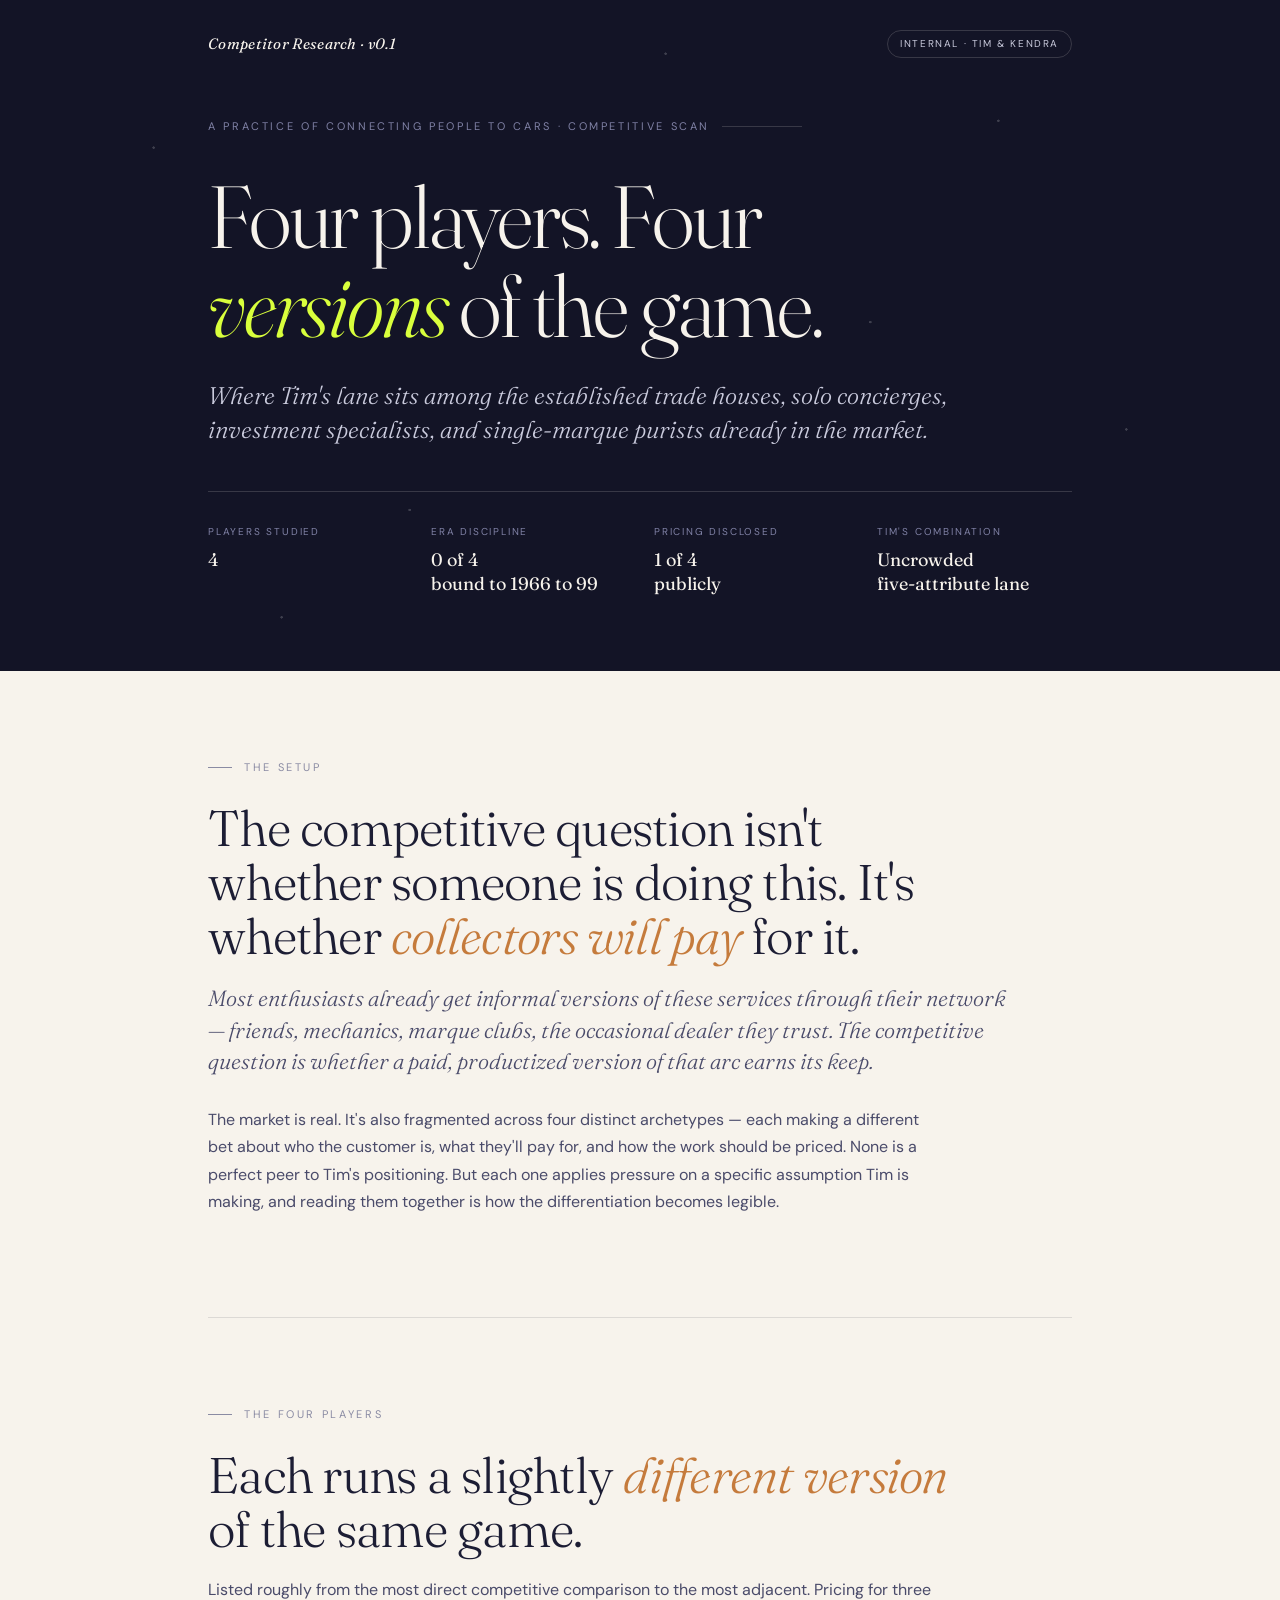
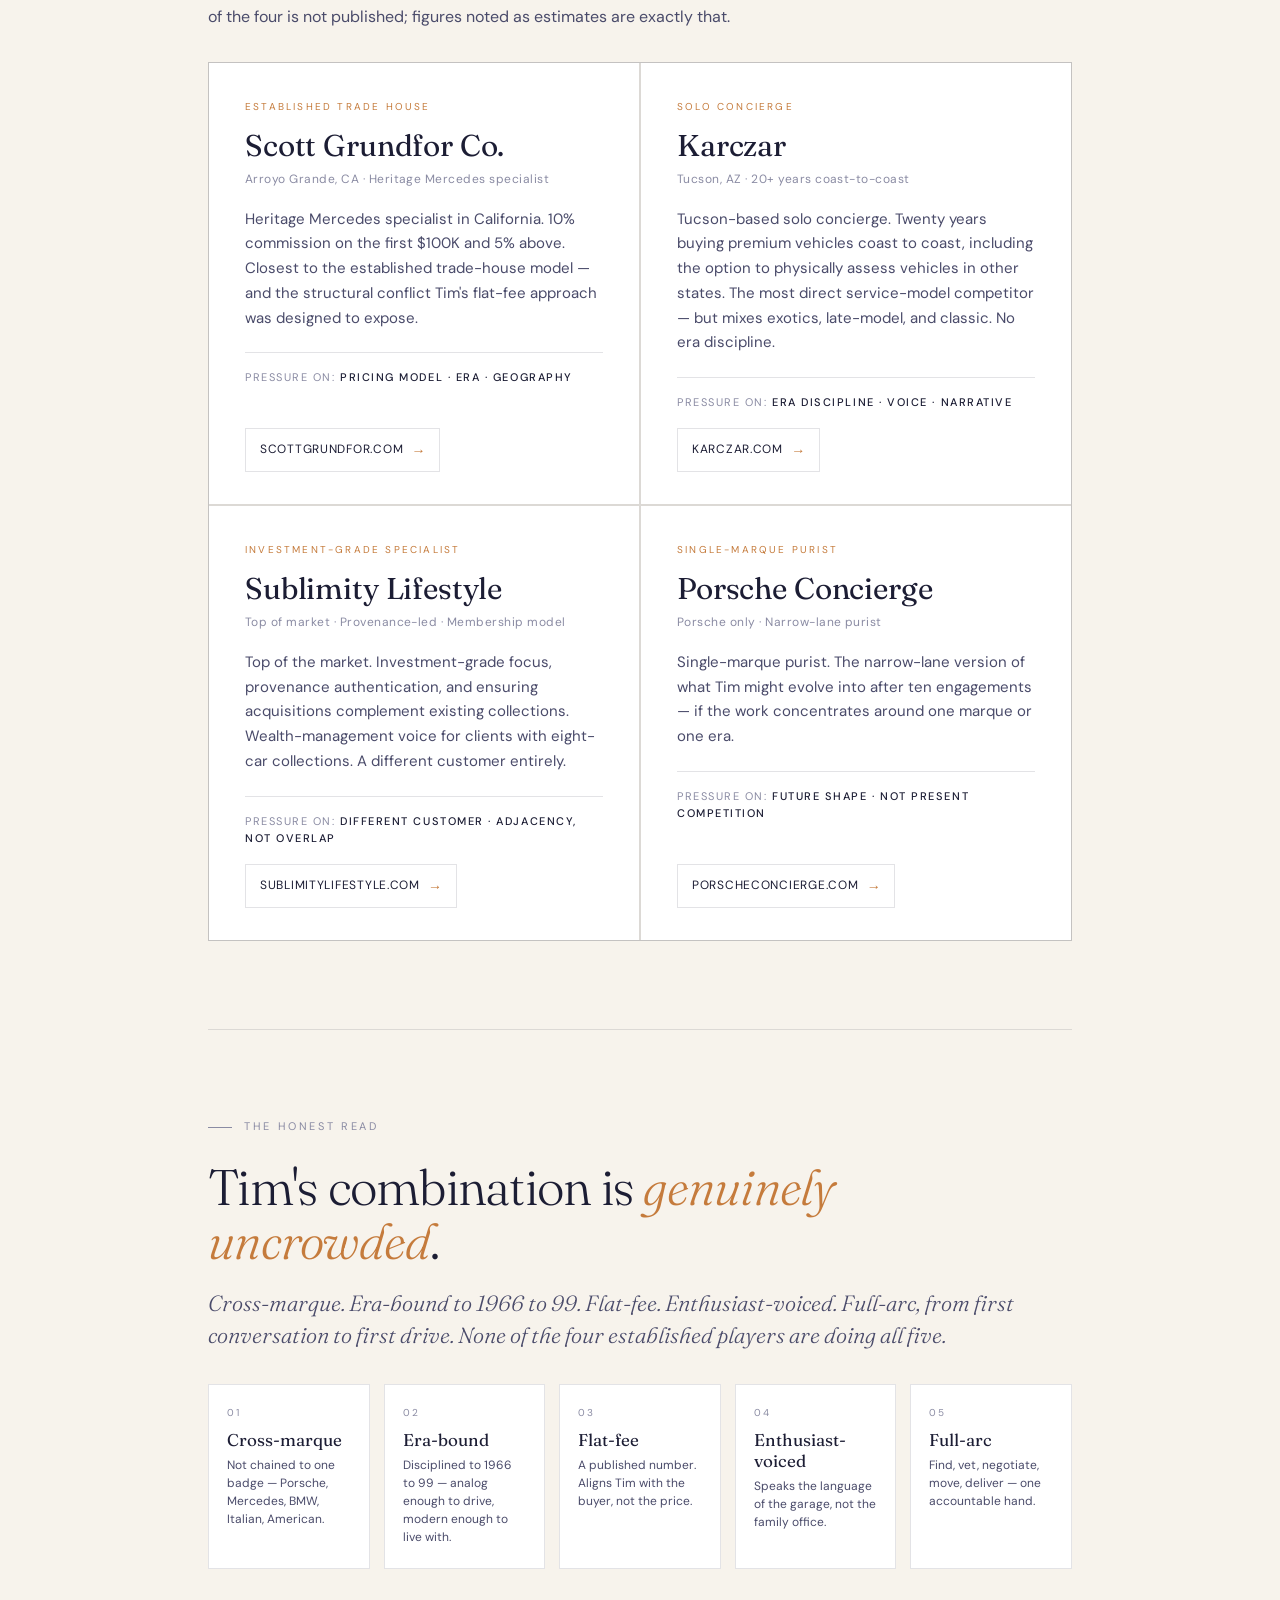
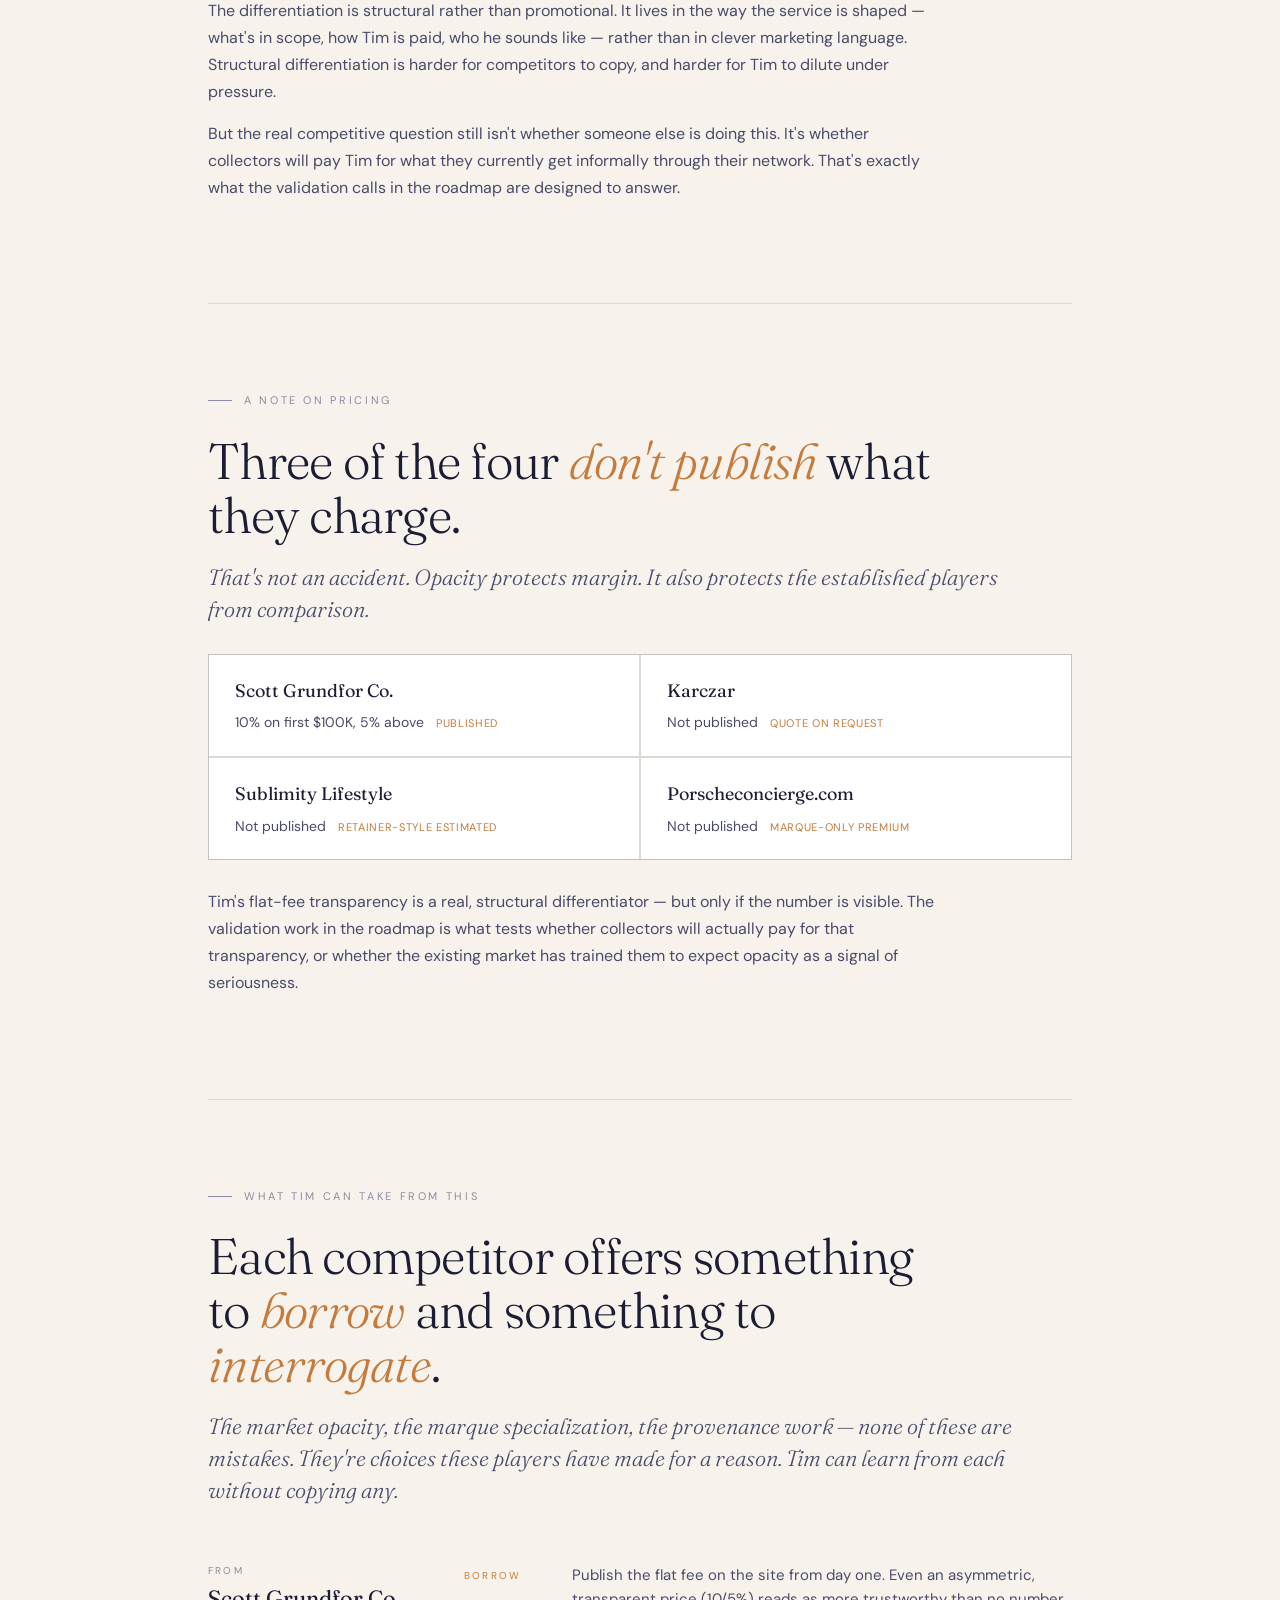
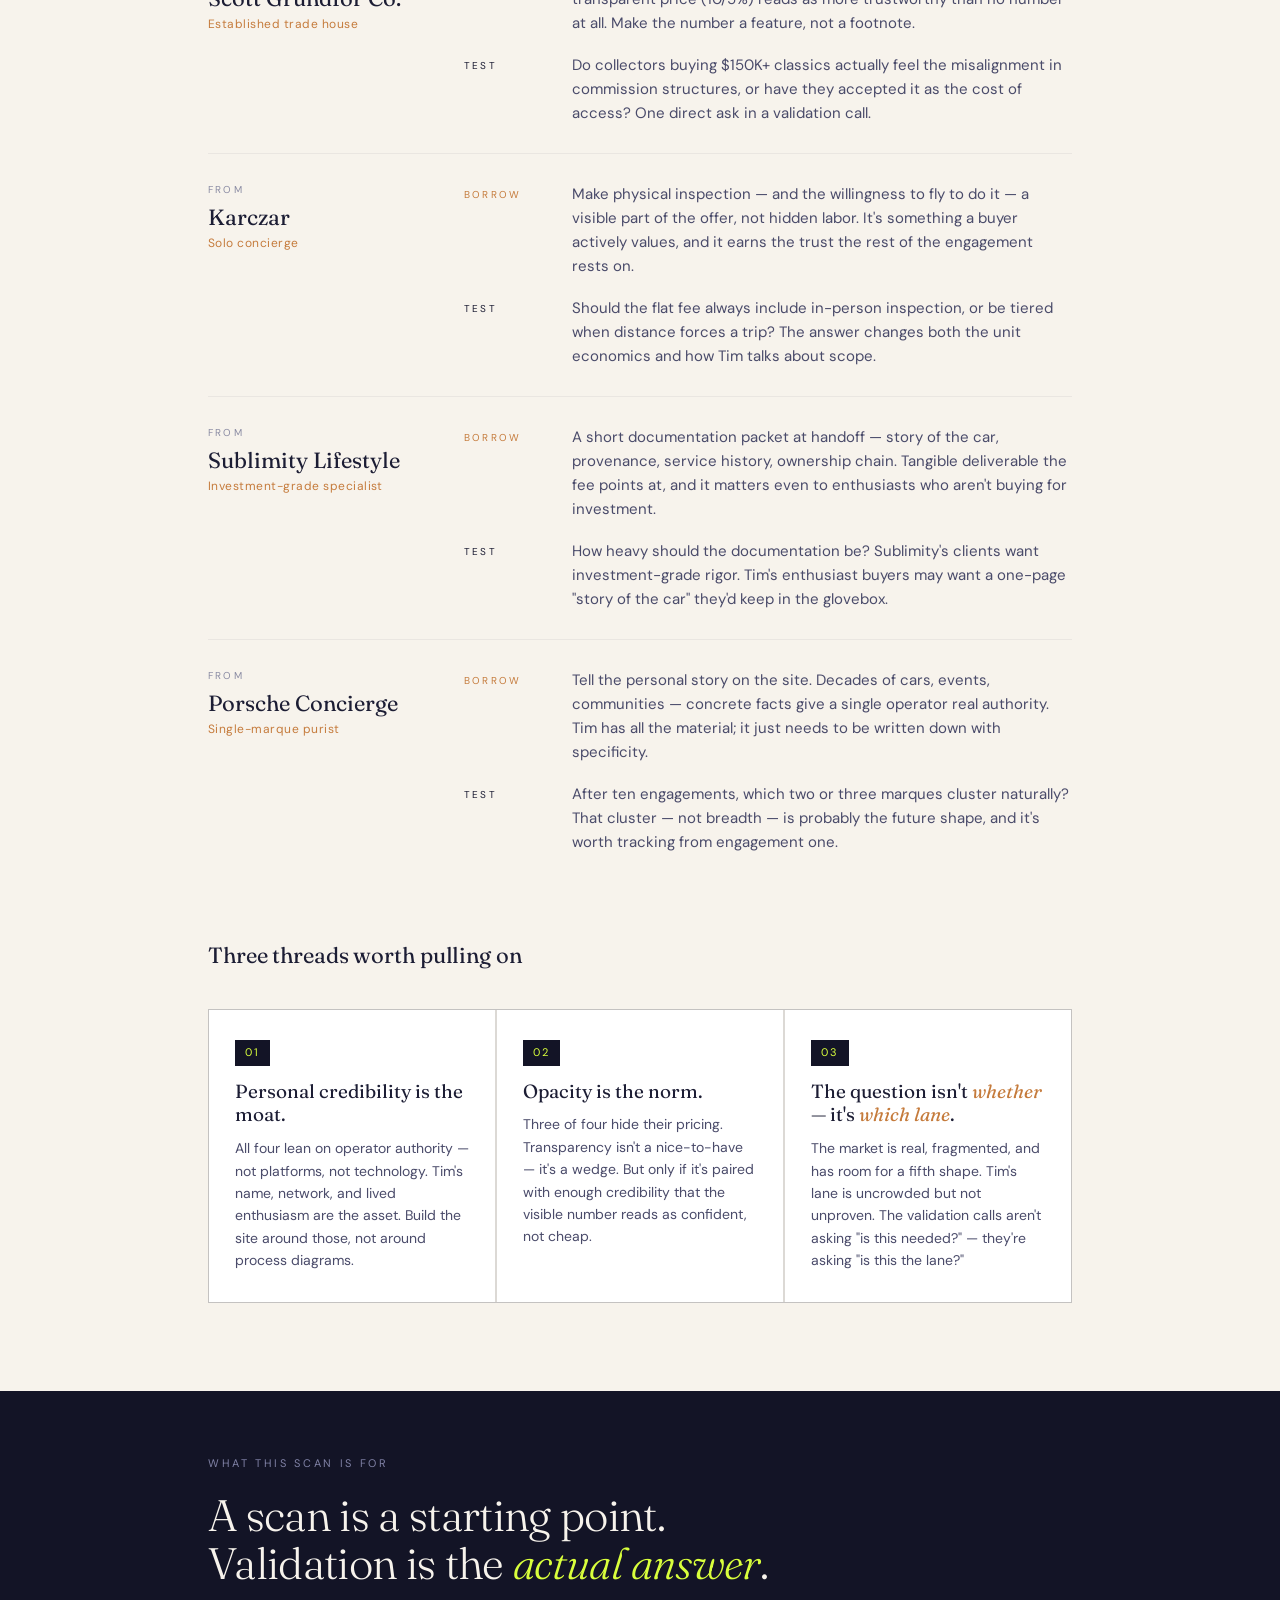
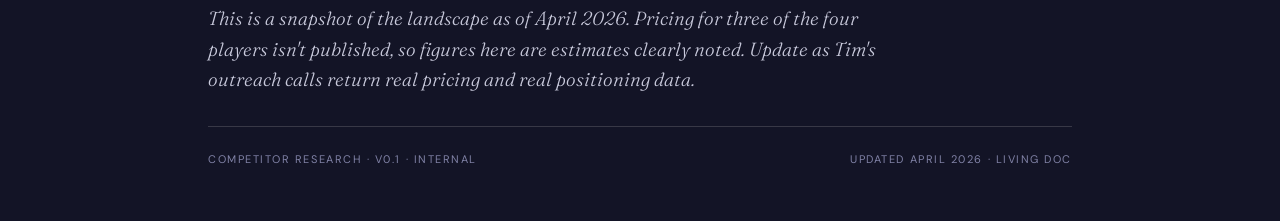
<file: competitor-research.html>
<!DOCTYPE html>
<html lang="en">
<head>
<meta charset="UTF-8">
<meta name="viewport" content="width=device-width, initial-scale=1.0">
<meta name="robots" content="noindex, nofollow">
<title>Competitor Research — Tim Young Classic Car Concierge</title>
<link rel="preconnect" href="https://fonts.googleapis.com">
<link rel="preconnect" href="https://fonts.gstatic.com" crossorigin>
<link href="https://fonts.googleapis.com/css2?family=Fraunces:ital,opsz,wght@0,9..144,300;0,9..144,400;0,9..144,500;1,9..144,300;1,9..144,400&family=DM+Sans:ital,wght@0,400;0,500;0,600;1,400&display=swap" rel="stylesheet">
<style>
  :root {
    --ink-dark: #131426;
    --ink-dark-2: #1c1d34;
    --ink-dark-3: #252645;
    --cream: #f7f3ec;
    --cream-2: #efe9de;
    --paper: #ffffff;
    --text: #1c1d34;
    --text-soft: #4a4b6a;
    --text-dim: #8a8ba3;
    --text-on-dark: #f7f3ec;
    --text-on-dark-soft: #c9cadc;
    --text-on-dark-dim: #8082a6;
    --rule: rgba(28, 29, 52, 0.12);
    --rule-soft: rgba(28, 29, 52, 0.06);
    --rule-dark: rgba(247, 243, 236, 0.16);
    --accent: #d9ff3c;
    --accent-soft: rgba(217, 255, 60, 0.18);
    --warm: #c57b3c;
    --warm-soft: rgba(197, 123, 60, 0.14);
    --serif: 'Fraunces', 'Iowan Old Style', Georgia, serif;
    --sans: 'DM Sans', -apple-system, BlinkMacSystemFont, sans-serif;
  }

  * { box-sizing: border-box; }
  html, body { margin: 0; padding: 0; }
  body {
    background: var(--cream);
    color: var(--text);
    font-family: var(--sans);
    font-size: 16px;
    line-height: 1.6;
    -webkit-font-smoothing: antialiased;
  }

  /* ==================== HERO (DARK) ==================== */
  .hero {
    background: var(--ink-dark);
    color: var(--text-on-dark);
    padding: 18px 0 76px;
    position: relative;
    overflow: hidden;
  }
  .hero .constellation {
    position: absolute;
    inset: 0;
    opacity: 0.18;
    pointer-events: none;
    background-image:
      radial-gradient(circle at 12% 22%, #fff 1px, transparent 1.5px),
      radial-gradient(circle at 78% 18%, #fff 1px, transparent 1.5px),
      radial-gradient(circle at 32% 76%, #fff 1px, transparent 1.5px),
      radial-gradient(circle at 88% 64%, #fff 1px, transparent 1.5px),
      radial-gradient(circle at 52% 8%, #fff 1px, transparent 1.5px),
      radial-gradient(circle at 22% 92%, #fff 1px, transparent 1.5px),
      radial-gradient(circle at 68% 48%, #fff 1px, transparent 1.5px);
  }
  .hero-inner {
    max-width: 960px;
    margin: 0 auto;
    padding: 0 48px;
    position: relative;
    z-index: 1;
  }
  .topnav {
    display: flex;
    justify-content: space-between;
    align-items: center;
    padding: 12px 0 60px;
    font-family: var(--sans);
    font-size: 12px;
    letter-spacing: 0.12em;
    text-transform: uppercase;
    color: var(--text-on-dark-soft);
  }
  .topnav .brand {
    font-family: var(--serif);
    font-weight: 400;
    font-size: 15px;
    letter-spacing: 0.02em;
    text-transform: none;
    color: var(--text-on-dark);
    font-style: italic;
  }
  .topnav .meta-chip {
    display: inline-block;
    padding: 5px 12px;
    border: 1px solid var(--rule-dark);
    border-radius: 100px;
    font-size: 10px;
    letter-spacing: 0.16em;
  }
  .kicker {
    font-family: var(--sans);
    font-size: 11px;
    letter-spacing: 0.24em;
    text-transform: uppercase;
    color: var(--text-on-dark-dim);
    margin-bottom: 36px;
    display: flex;
    align-items: center;
    gap: 12px;
  }
  .kicker::after {
    content: "";
    flex: 1;
    height: 1px;
    background: var(--rule-dark);
    max-width: 80px;
  }
  .hero h1 {
    font-family: var(--serif);
    font-weight: 300;
    font-size: clamp(46px, 7.6vw, 88px);
    line-height: 1.02;
    letter-spacing: -0.025em;
    margin: 0 0 28px;
    max-width: 16ch;
  }
  .hero h1 em {
    font-family: var(--serif);
    font-style: italic;
    font-weight: 300;
    color: var(--accent);
  }
  .hero .tagline {
    font-family: var(--serif);
    font-style: italic;
    font-weight: 300;
    font-size: 24px;
    line-height: 1.42;
    color: var(--text-on-dark-soft);
    max-width: 50ch;
    margin: 0 0 44px;
  }
  .hero-meta {
    display: grid;
    grid-template-columns: repeat(4, 1fr);
    gap: 28px;
    padding-top: 32px;
    border-top: 1px solid var(--rule-dark);
  }
  .hero-meta .meta-item .label {
    font-size: 10px;
    letter-spacing: 0.18em;
    text-transform: uppercase;
    color: var(--text-on-dark-dim);
    margin-bottom: 8px;
    display: block;
  }
  .hero-meta .meta-item .value {
    font-family: var(--serif);
    font-weight: 400;
    font-size: 18px;
    line-height: 1.3;
    color: var(--text-on-dark);
  }

  /* ==================== CONTENT (LIGHT) ==================== */
  .content {
    max-width: 960px;
    margin: 0 auto;
    padding: 0 48px;
  }
  section.block {
    padding: 88px 0;
    border-bottom: 1px solid var(--rule);
  }
  section.block:last-of-type { border-bottom: none; }

  .section-kicker {
    font-family: var(--sans);
    font-size: 11px;
    letter-spacing: 0.24em;
    text-transform: uppercase;
    color: var(--text-dim);
    margin-bottom: 24px;
    display: flex;
    align-items: center;
    gap: 12px;
  }
  .section-kicker::before {
    content: "";
    width: 24px;
    height: 1px;
    background: var(--text-dim);
  }
  h2 {
    font-family: var(--serif);
    font-weight: 300;
    font-size: clamp(34px, 4.2vw, 50px);
    line-height: 1.08;
    letter-spacing: -0.015em;
    margin: 0 0 20px;
    max-width: 24ch;
  }
  h2 em {
    font-family: var(--serif);
    font-style: italic;
    font-weight: 300;
    color: var(--warm);
  }
  .lede {
    font-family: var(--serif);
    font-weight: 300;
    font-size: 22px;
    line-height: 1.45;
    color: var(--text-soft);
    max-width: 58ch;
    margin: 0 0 28px;
    font-style: italic;
  }
  p { margin: 0 0 14px; max-width: 66ch; }
  p.body { font-size: 16px; line-height: 1.7; color: var(--text-soft); }

  /* ==================== COMPETITOR CARDS ==================== */
  .players {
    display: grid;
    grid-template-columns: repeat(2, 1fr);
    gap: 2px;
    margin-top: 32px;
    background: var(--rule);
    border: 1px solid var(--rule);
  }
  .player {
    background: var(--paper);
    padding: 36px 36px 32px;
    display: flex;
    flex-direction: column;
  }
  .player .archetype {
    font-family: var(--sans);
    font-size: 10px;
    letter-spacing: 0.22em;
    text-transform: uppercase;
    color: var(--warm);
    margin-bottom: 14px;
  }
  .player h3 {
    font-family: var(--serif);
    font-weight: 400;
    font-size: 30px;
    line-height: 1.15;
    margin: 0 0 6px;
    letter-spacing: -0.005em;
  }
  .player .meta {
    font-family: var(--sans);
    font-size: 12px;
    letter-spacing: 0.04em;
    color: var(--text-dim);
    margin-bottom: 18px;
  }
  .player p {
    font-size: 15px;
    line-height: 1.65;
    color: var(--text-soft);
    margin: 0 0 14px;
  }
  .player .pressure {
    padding-top: 16px;
    margin-top: 8px;
    border-top: 1px solid var(--rule);
    font-family: var(--sans);
    font-size: 11px;
    letter-spacing: 0.14em;
    text-transform: uppercase;
    color: var(--text-dim);
    margin-bottom: 16px;
  }
  .player .pressure strong {
    color: var(--text);
    font-weight: 500;
  }
  .player .visit {
    margin-top: auto;
    display: inline-flex;
    align-items: center;
    gap: 8px;
    font-family: var(--sans);
    font-size: 12px;
    letter-spacing: 0.06em;
    text-transform: uppercase;
    color: var(--text);
    text-decoration: none;
    padding: 10px 14px;
    border: 1px solid var(--rule);
    align-self: flex-start;
    transition: all 0.15s ease;
  }
  .player .visit:hover {
    background: var(--ink-dark);
    color: var(--text-on-dark);
    border-color: var(--ink-dark);
  }
  .player .visit .arrow {
    font-family: var(--serif);
    font-style: italic;
    font-size: 14px;
    text-transform: none;
    letter-spacing: 0;
    color: var(--warm);
  }
  .player .visit:hover .arrow {
    color: var(--accent);
  }

  /* ==================== TAKEAWAYS ==================== */
  .takeaways {
    margin-top: 28px;
  }
  .takeaway {
    display: grid;
    grid-template-columns: 220px 1fr;
    gap: 36px;
    padding: 28px 0;
    border-bottom: 1px solid var(--rule-soft);
    align-items: start;
  }
  .takeaway:last-of-type { border-bottom: none; }
  .takeaway .from .from-tag {
    font-family: var(--sans);
    font-size: 10px;
    letter-spacing: 0.22em;
    text-transform: uppercase;
    color: var(--text-dim);
    margin-bottom: 6px;
  }
  .takeaway .from .from-name {
    font-family: var(--serif);
    font-weight: 400;
    font-size: 22px;
    line-height: 1.2;
    margin-bottom: 4px;
    color: var(--text);
  }
  .takeaway .from .from-arch {
    font-family: var(--sans);
    font-size: 12px;
    color: var(--warm);
    letter-spacing: 0.04em;
  }
  .takeaway .lessons {
    display: flex;
    flex-direction: column;
    gap: 18px;
  }
  .lesson {
    display: grid;
    grid-template-columns: 90px 1fr;
    gap: 18px;
    align-items: start;
  }
  .lesson .lesson-tag {
    font-family: var(--sans);
    font-size: 10px;
    letter-spacing: 0.22em;
    text-transform: uppercase;
    color: var(--text-dim);
    padding-top: 5px;
  }
  .lesson.borrow .lesson-tag { color: var(--warm); }
  .lesson.test .lesson-tag { color: var(--text); }
  .lesson p {
    font-size: 15px;
    line-height: 1.6;
    color: var(--text-soft);
    margin: 0;
    max-width: 56ch;
  }

  .threads {
    display: grid;
    grid-template-columns: repeat(3, 1fr);
    gap: 2px;
    background: var(--rule);
    border: 1px solid var(--rule);
    margin-top: 36px;
  }
  .thread {
    background: var(--paper);
    padding: 28px 26px 30px;
  }
  .thread .num {
    font-family: var(--sans);
    font-size: 11px;
    letter-spacing: 0.18em;
    color: var(--accent);
    background: var(--ink-dark);
    display: inline-block;
    padding: 4px 10px;
    margin-bottom: 14px;
  }
  .thread h4 {
    font-family: var(--serif);
    font-weight: 400;
    font-size: 19px;
    line-height: 1.25;
    margin: 0 0 10px;
  }
  .thread h4 em {
    font-family: var(--serif);
    font-style: italic;
    font-weight: 400;
    color: var(--warm);
  }
  .thread p {
    font-size: 14px;
    line-height: 1.6;
    color: var(--text-soft);
    margin: 0;
  }

  /* ==================== HONEST-READ CALLOUT ==================== */
  .five-attrs {
    display: grid;
    grid-template-columns: repeat(5, 1fr);
    gap: 14px;
    margin: 32px 0 28px;
  }
  .attr {
    background: var(--paper);
    padding: 20px 18px 22px;
    border: 1px solid var(--rule);
  }
  .attr .num {
    font-family: var(--sans);
    font-size: 10px;
    letter-spacing: 0.2em;
    color: var(--text-dim);
    margin-bottom: 8px;
  }
  .attr .label {
    font-family: var(--serif);
    font-weight: 400;
    font-size: 17px;
    line-height: 1.25;
    color: var(--text);
    margin-bottom: 6px;
  }
  .attr .note {
    font-size: 12px;
    line-height: 1.5;
    color: var(--text-soft);
  }

  /* ==================== PRICING NOTE ==================== */
  .pricing-grid {
    display: grid;
    grid-template-columns: repeat(2, 1fr);
    gap: 2px;
    background: var(--rule);
    border: 1px solid var(--rule);
    margin-top: 28px;
  }
  .pricing-row {
    background: var(--paper);
    padding: 22px 26px;
  }
  .pricing-row .name {
    font-family: var(--serif);
    font-weight: 400;
    font-size: 18px;
    margin-bottom: 6px;
  }
  .pricing-row .number {
    font-family: var(--sans);
    font-size: 14px;
    color: var(--text-soft);
  }
  .pricing-row .number em {
    font-style: normal;
    color: var(--warm);
    letter-spacing: 0.06em;
    font-size: 11px;
    text-transform: uppercase;
    margin-left: 8px;
  }

  /* ==================== FOOTER (DARK) ==================== */
  .footer {
    background: var(--ink-dark);
    color: var(--text-on-dark);
    padding: 64px 0 52px;
  }
  .footer-inner {
    max-width: 960px;
    margin: 0 auto;
    padding: 0 48px;
  }
  .footer .kicker-footer {
    font-family: var(--sans);
    font-size: 11px;
    letter-spacing: 0.24em;
    text-transform: uppercase;
    color: var(--text-on-dark-dim);
    margin-bottom: 20px;
  }
  .footer h2 {
    color: var(--text-on-dark);
    font-size: clamp(30px, 3.8vw, 44px);
    margin: 0 0 16px;
    max-width: 24ch;
  }
  .footer h2 em { color: var(--accent); font-style: italic; }
  .footer .foot-note {
    font-family: var(--serif);
    font-style: italic;
    font-weight: 300;
    font-size: 19px;
    color: var(--text-on-dark-soft);
    max-width: 56ch;
    margin: 0 0 32px;
  }
  .foot-bottom {
    display: flex;
    justify-content: space-between;
    padding-top: 24px;
    border-top: 1px solid var(--rule-dark);
    font-family: var(--sans);
    font-size: 11px;
    letter-spacing: 0.14em;
    text-transform: uppercase;
    color: var(--text-on-dark-dim);
  }

  /* ==================== RESPONSIVE ==================== */
  @media (max-width: 760px) {
    .hero-inner, .content, .footer-inner { padding: 0 24px; }
    .topnav { padding-bottom: 40px; }
    .hero { padding-bottom: 56px; }
    .hero-meta { grid-template-columns: repeat(2, 1fr); gap: 22px; }
    .players { grid-template-columns: 1fr; }
    .five-attrs { grid-template-columns: repeat(2, 1fr); }
    .pricing-grid { grid-template-columns: 1fr; }
    .takeaway { grid-template-columns: 1fr; gap: 14px; }
    .lesson { grid-template-columns: 80px 1fr; gap: 14px; }
    .threads { grid-template-columns: 1fr; }
    section.block { padding: 64px 0; }
    .foot-bottom { flex-direction: column; gap: 8px; }
  }
</style>
</head>
<body>

<!-- ==================== HERO ==================== -->
<header class="hero">
  <div class="constellation"></div>
  <div class="hero-inner">
    <nav class="topnav">
      <span class="brand">Competitor Research · v0.1</span>
      <span class="meta-chip">Internal · Tim &amp; Kendra</span>
    </nav>

    <div class="kicker">A practice of connecting people to cars · competitive scan</div>

    <h1>Four players. Four <em>versions</em> of the game.</h1>

    <p class="tagline">Where Tim's lane sits among the established trade houses, solo concierges, investment specialists, and single-marque purists already in the market.</p>

    <div class="hero-meta">
      <div class="meta-item">
        <span class="label">Players studied</span>
        <div class="value">4</div>
      </div>
      <div class="meta-item">
        <span class="label">Era discipline</span>
        <div class="value">0 of 4<br>bound to 1966 to 99</div>
      </div>
      <div class="meta-item">
        <span class="label">Pricing disclosed</span>
        <div class="value">1 of 4<br>publicly</div>
      </div>
      <div class="meta-item">
        <span class="label">Tim's combination</span>
        <div class="value">Uncrowded<br>five-attribute lane</div>
      </div>
    </div>
  </div>
</header>

<!-- ==================== CONTENT ==================== -->
<main class="content">

  <!-- The setup -->
  <section class="block">
    <div class="section-kicker">The setup</div>
    <h2>The competitive question isn't whether someone is doing this. It's whether <em>collectors will pay</em> for it.</h2>
    <p class="lede">Most enthusiasts already get informal versions of these services through their network — friends, mechanics, marque clubs, the occasional dealer they trust. The competitive question is whether a paid, productized version of that arc earns its keep.</p>
    <p class="body">The market is real. It's also fragmented across four distinct archetypes — each making a different bet about who the customer is, what they'll pay for, and how the work should be priced. None is a perfect peer to Tim's positioning. But each one applies pressure on a specific assumption Tim is making, and reading them together is how the differentiation becomes legible.</p>
  </section>

  <!-- Four players -->
  <section class="block">
    <div class="section-kicker">The four players</div>
    <h2>Each runs a slightly <em>different version</em> of the same game.</h2>
    <p class="body">Listed roughly from the most direct competitive comparison to the most adjacent. Pricing for three of the four is not published; figures noted as estimates are exactly that.</p>

    <div class="players">

      <div class="player">
        <div class="archetype">Established trade house</div>
        <h3>Scott Grundfor Co.</h3>
        <div class="meta">Arroyo Grande, CA · Heritage Mercedes specialist</div>
        <p>Heritage Mercedes specialist in California. 10% commission on the first $100K and 5% above. Closest to the established trade-house model — and the structural conflict Tim's flat-fee approach was designed to expose.</p>
        <div class="pressure">Pressure on: <strong>pricing model · era · geography</strong></div>
        <a class="visit" href="https://scottgrundfor.com/" target="_blank" rel="noopener">scottgrundfor.com <span class="arrow">→</span></a>
      </div>

      <div class="player">
        <div class="archetype">Solo concierge</div>
        <h3>Karczar</h3>
        <div class="meta">Tucson, AZ · 20+ years coast-to-coast</div>
        <p>Tucson-based solo concierge. Twenty years buying premium vehicles coast to coast, including the option to physically assess vehicles in other states. The most direct service-model competitor — but mixes exotics, late-model, and classic. No era discipline.</p>
        <div class="pressure">Pressure on: <strong>era discipline · voice · narrative</strong></div>
        <a class="visit" href="https://karczar.com/" target="_blank" rel="noopener">karczar.com <span class="arrow">→</span></a>
      </div>

      <div class="player">
        <div class="archetype">Investment-grade specialist</div>
        <h3>Sublimity Lifestyle</h3>
        <div class="meta">Top of market · Provenance-led · Membership model</div>
        <p>Top of the market. Investment-grade focus, provenance authentication, and ensuring acquisitions complement existing collections. Wealth-management voice for clients with eight-car collections. A different customer entirely.</p>
        <div class="pressure">Pressure on: <strong>different customer · adjacency, not overlap</strong></div>
        <a class="visit" href="https://sublimitylifestyle.com/en/experience-elite-luxury-car-concierge-services/" target="_blank" rel="noopener">sublimitylifestyle.com <span class="arrow">→</span></a>
      </div>

      <div class="player">
        <div class="archetype">Single-marque purist</div>
        <h3>Porsche Concierge</h3>
        <div class="meta">Porsche only · Narrow-lane purist</div>
        <p>Single-marque purist. The narrow-lane version of what Tim might evolve into after ten engagements — if the work concentrates around one marque or one era.</p>
        <div class="pressure">Pressure on: <strong>future shape · not present competition</strong></div>
        <a class="visit" href="https://porscheconcierge.com/" target="_blank" rel="noopener">porscheconcierge.com <span class="arrow">→</span></a>
      </div>

    </div>
  </section>

  <!-- Honest read -->
  <section class="block">
    <div class="section-kicker">The honest read</div>
    <h2>Tim's combination is <em>genuinely uncrowded</em>.</h2>
    <p class="lede">Cross-marque. Era-bound to 1966 to 99. Flat-fee. Enthusiast-voiced. Full-arc, from first conversation to first drive. None of the four established players are doing all five.</p>

    <div class="five-attrs">
      <div class="attr">
        <div class="num">01</div>
        <div class="label">Cross-marque</div>
        <div class="note">Not chained to one badge — Porsche, Mercedes, BMW, Italian, American.</div>
      </div>
      <div class="attr">
        <div class="num">02</div>
        <div class="label">Era-bound</div>
        <div class="note">Disciplined to 1966 to 99 — analog enough to drive, modern enough to live with.</div>
      </div>
      <div class="attr">
        <div class="num">03</div>
        <div class="label">Flat-fee</div>
        <div class="note">A published number. Aligns Tim with the buyer, not the price.</div>
      </div>
      <div class="attr">
        <div class="num">04</div>
        <div class="label">Enthusiast-voiced</div>
        <div class="note">Speaks the language of the garage, not the family office.</div>
      </div>
      <div class="attr">
        <div class="num">05</div>
        <div class="label">Full-arc</div>
        <div class="note">Find, vet, negotiate, move, deliver — one accountable hand.</div>
      </div>
    </div>

    <p class="body">The differentiation is structural rather than promotional. It lives in the way the service is shaped — what's in scope, how Tim is paid, who he sounds like — rather than in clever marketing language. Structural differentiation is harder for competitors to copy, and harder for Tim to dilute under pressure.</p>
    <p class="body">But the real competitive question still isn't whether someone else is doing this. It's whether collectors will pay Tim for what they currently get informally through their network. That's exactly what the validation calls in the roadmap are designed to answer.</p>
  </section>

  <!-- Pricing transparency -->
  <section class="block">
    <div class="section-kicker">A note on pricing</div>
    <h2>Three of the four <em>don't publish</em> what they charge.</h2>
    <p class="lede">That's not an accident. Opacity protects margin. It also protects the established players from comparison.</p>

    <div class="pricing-grid">
      <div class="pricing-row">
        <div class="name">Scott Grundfor Co.</div>
        <div class="number">10% on first $100K, 5% above <em>published</em></div>
      </div>
      <div class="pricing-row">
        <div class="name">Karczar</div>
        <div class="number">Not published <em>quote on request</em></div>
      </div>
      <div class="pricing-row">
        <div class="name">Sublimity Lifestyle</div>
        <div class="number">Not published <em>retainer-style estimated</em></div>
      </div>
      <div class="pricing-row">
        <div class="name">Porscheconcierge.com</div>
        <div class="number">Not published <em>marque-only premium</em></div>
      </div>
    </div>

    <p class="body" style="margin-top: 28px;">Tim's flat-fee transparency is a real, structural differentiator — but only if the number is visible. The validation work in the roadmap is what tests whether collectors will actually pay for that transparency, or whether the existing market has trained them to expect opacity as a signal of seriousness.</p>
  </section>

  <!-- What Tim can take from this -->
  <section class="block">
    <div class="section-kicker">What Tim can take from this</div>
    <h2>Each competitor offers something to <em>borrow</em> and something to <em>interrogate</em>.</h2>
    <p class="lede">The market opacity, the marque specialization, the provenance work — none of these are mistakes. They're choices these players have made for a reason. Tim can learn from each without copying any.</p>

    <div class="takeaways">

      <div class="takeaway">
        <div class="from">
          <div class="from-tag">From</div>
          <div class="from-name">Scott Grundfor Co.</div>
          <div class="from-arch">Established trade house</div>
        </div>
        <div class="lessons">
          <div class="lesson borrow">
            <span class="lesson-tag">Borrow</span>
            <p>Publish the flat fee on the site from day one. Even an asymmetric, transparent price (10/5%) reads as more trustworthy than no number at all. Make the number a feature, not a footnote.</p>
          </div>
          <div class="lesson test">
            <span class="lesson-tag">Test</span>
            <p>Do collectors buying $150K+ classics actually feel the misalignment in commission structures, or have they accepted it as the cost of access? One direct ask in a validation call.</p>
          </div>
        </div>
      </div>

      <div class="takeaway">
        <div class="from">
          <div class="from-tag">From</div>
          <div class="from-name">Karczar</div>
          <div class="from-arch">Solo concierge</div>
        </div>
        <div class="lessons">
          <div class="lesson borrow">
            <span class="lesson-tag">Borrow</span>
            <p>Make physical inspection — and the willingness to fly to do it — a visible part of the offer, not hidden labor. It's something a buyer actively values, and it earns the trust the rest of the engagement rests on.</p>
          </div>
          <div class="lesson test">
            <span class="lesson-tag">Test</span>
            <p>Should the flat fee always include in-person inspection, or be tiered when distance forces a trip? The answer changes both the unit economics and how Tim talks about scope.</p>
          </div>
        </div>
      </div>

      <div class="takeaway">
        <div class="from">
          <div class="from-tag">From</div>
          <div class="from-name">Sublimity Lifestyle</div>
          <div class="from-arch">Investment-grade specialist</div>
        </div>
        <div class="lessons">
          <div class="lesson borrow">
            <span class="lesson-tag">Borrow</span>
            <p>A short documentation packet at handoff — story of the car, provenance, service history, ownership chain. Tangible deliverable the fee points at, and it matters even to enthusiasts who aren't buying for investment.</p>
          </div>
          <div class="lesson test">
            <span class="lesson-tag">Test</span>
            <p>How heavy should the documentation be? Sublimity's clients want investment-grade rigor. Tim's enthusiast buyers may want a one-page "story of the car" they'd keep in the glovebox.</p>
          </div>
        </div>
      </div>

      <div class="takeaway">
        <div class="from">
          <div class="from-tag">From</div>
          <div class="from-name">Porsche Concierge</div>
          <div class="from-arch">Single-marque purist</div>
        </div>
        <div class="lessons">
          <div class="lesson borrow">
            <span class="lesson-tag">Borrow</span>
            <p>Tell the personal story on the site. Decades of cars, events, communities — concrete facts give a single operator real authority. Tim has all the material; it just needs to be written down with specificity.</p>
          </div>
          <div class="lesson test">
            <span class="lesson-tag">Test</span>
            <p>After ten engagements, which two or three marques cluster naturally? That cluster — not breadth — is probably the future shape, and it's worth tracking from engagement one.</p>
          </div>
        </div>
      </div>

    </div>

    <h3 style="font-family: var(--serif); font-weight: 400; font-size: 22px; margin: 56px 0 0; color: var(--text); letter-spacing: -0.005em;">Three threads worth pulling on</h3>
    <div class="threads">
      <div class="thread">
        <span class="num">01</span>
        <h4>Personal credibility is the moat.</h4>
        <p>All four lean on operator authority — not platforms, not technology. Tim's name, network, and lived enthusiasm are the asset. Build the site around those, not around process diagrams.</p>
      </div>
      <div class="thread">
        <span class="num">02</span>
        <h4>Opacity is the norm.</h4>
        <p>Three of four hide their pricing. Transparency isn't a nice-to-have — it's a wedge. But only if it's paired with enough credibility that the visible number reads as confident, not cheap.</p>
      </div>
      <div class="thread">
        <span class="num">03</span>
        <h4>The question isn't <em>whether</em> — it's <em>which lane</em>.</h4>
        <p>The market is real, fragmented, and has room for a fifth shape. Tim's lane is uncrowded but not unproven. The validation calls aren't asking "is this needed?" — they're asking "is this the lane?"</p>
      </div>
    </div>
  </section>

</main>

<!-- ==================== FOOTER ==================== -->
<footer class="footer">
  <div class="footer-inner">
    <div class="kicker-footer">What this scan is for</div>
    <h2>A scan is a starting point. Validation is the <em>actual answer</em>.</h2>
    <p class="foot-note">This is a snapshot of the landscape as of April 2026. Pricing for three of the four players isn't published, so figures here are estimates clearly noted. Update as Tim's outreach calls return real pricing and real positioning data.</p>
    <div class="foot-bottom">
      <span>Competitor Research · v0.1 · internal</span>
      <span>Updated April 2026 · living doc</span>
    </div>
  </div>
</footer>

</body>
</html>
</file>
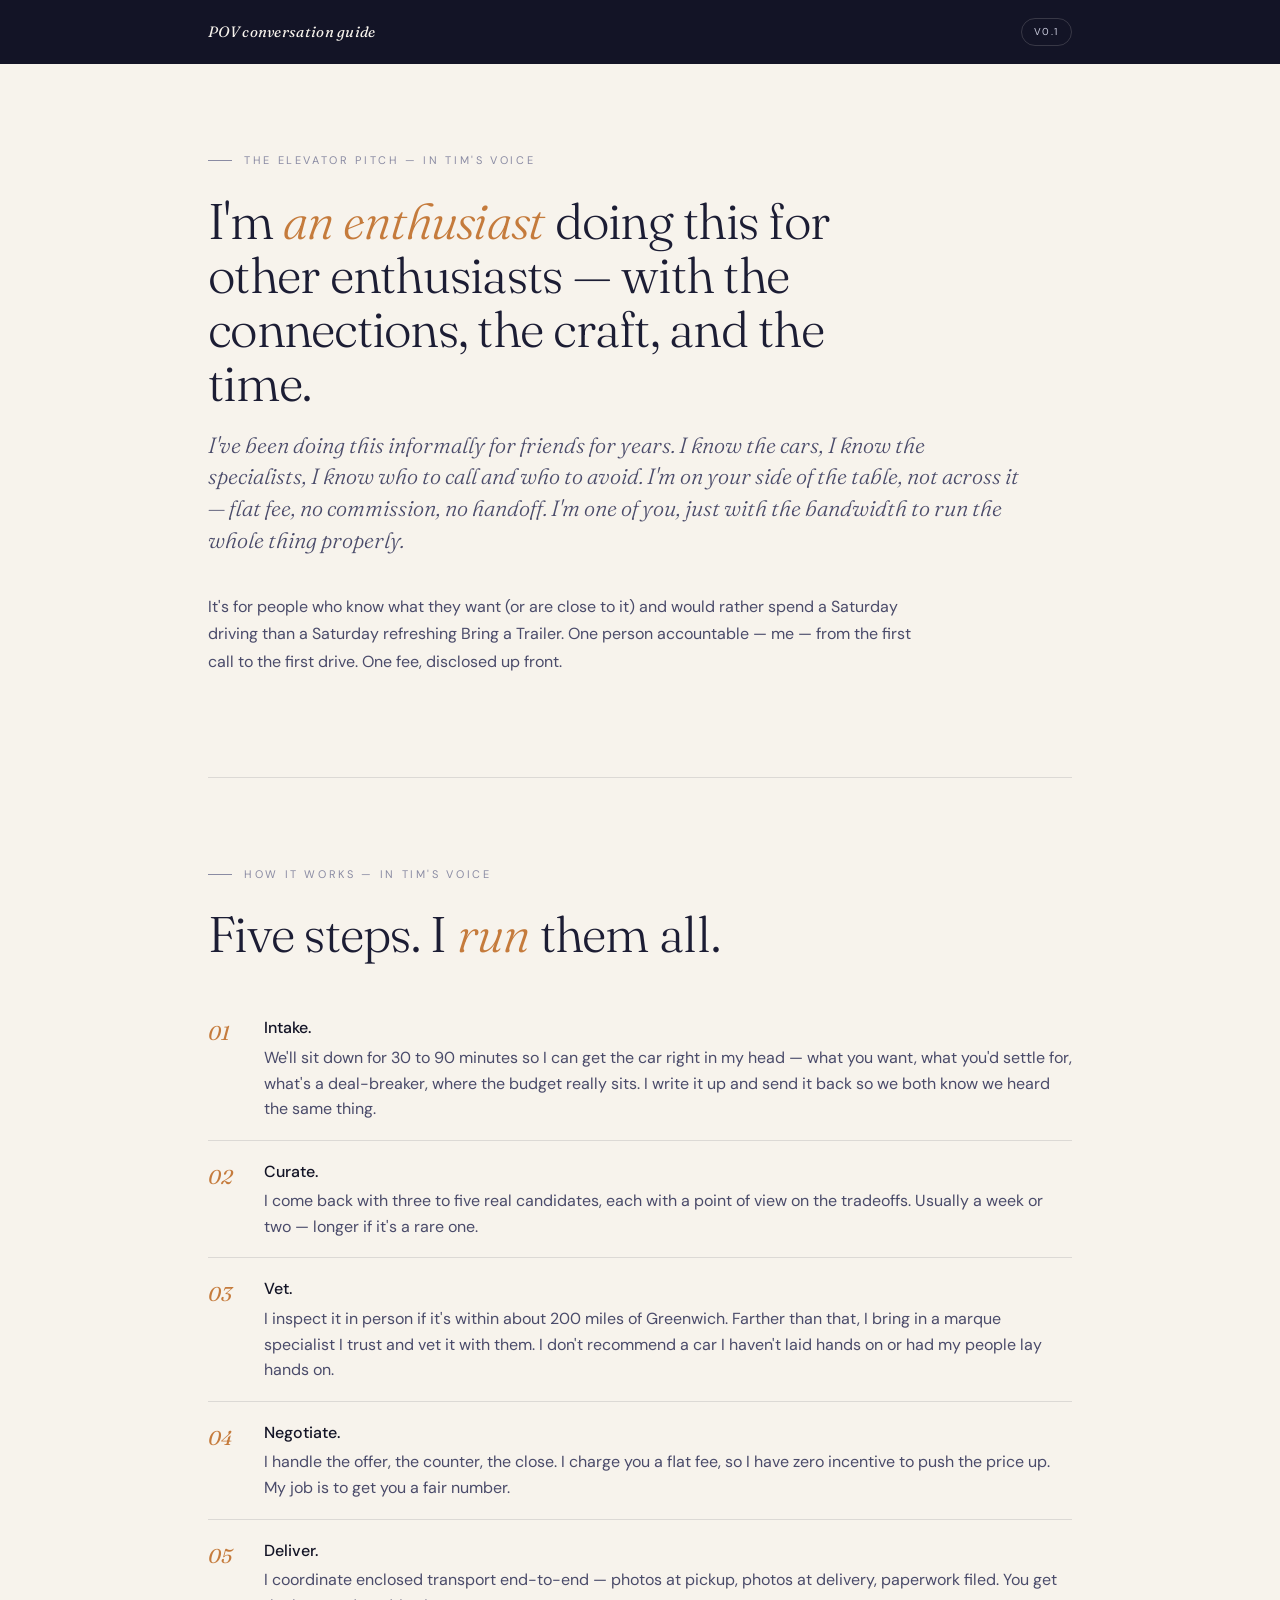
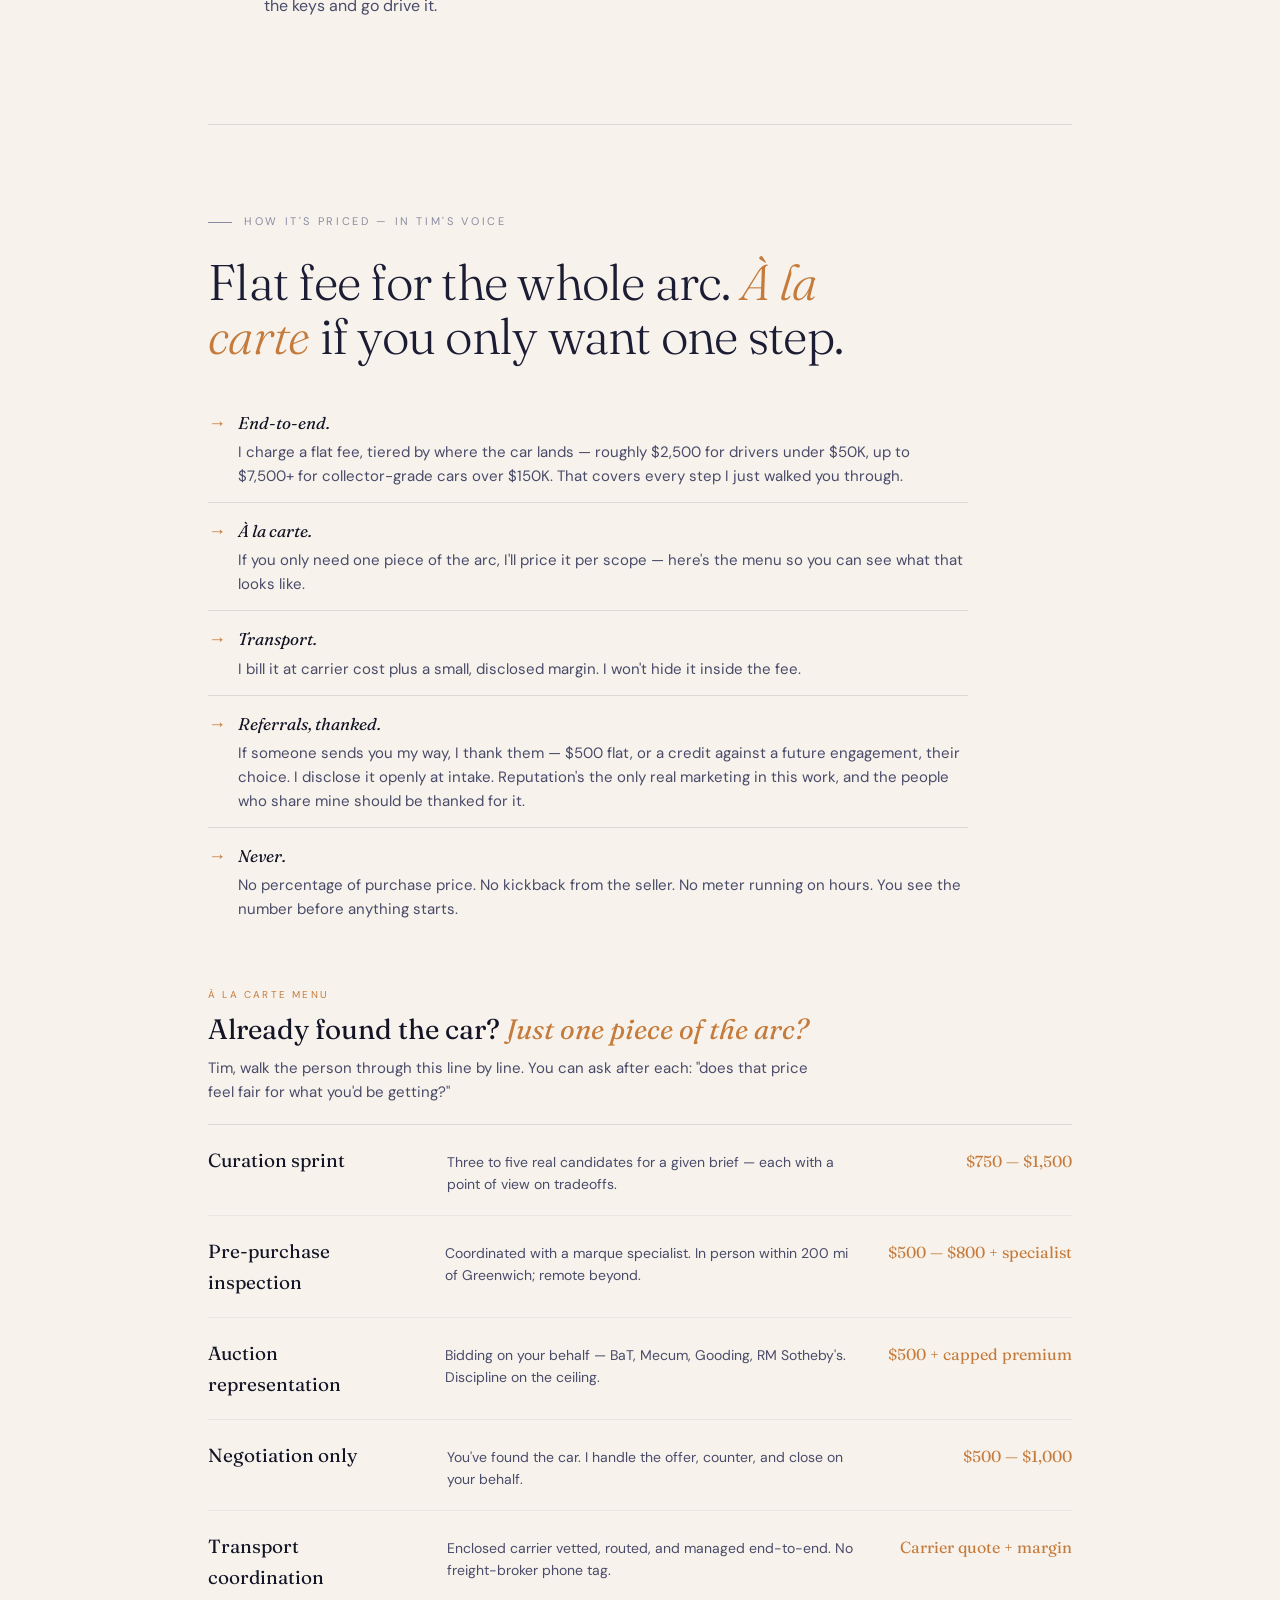
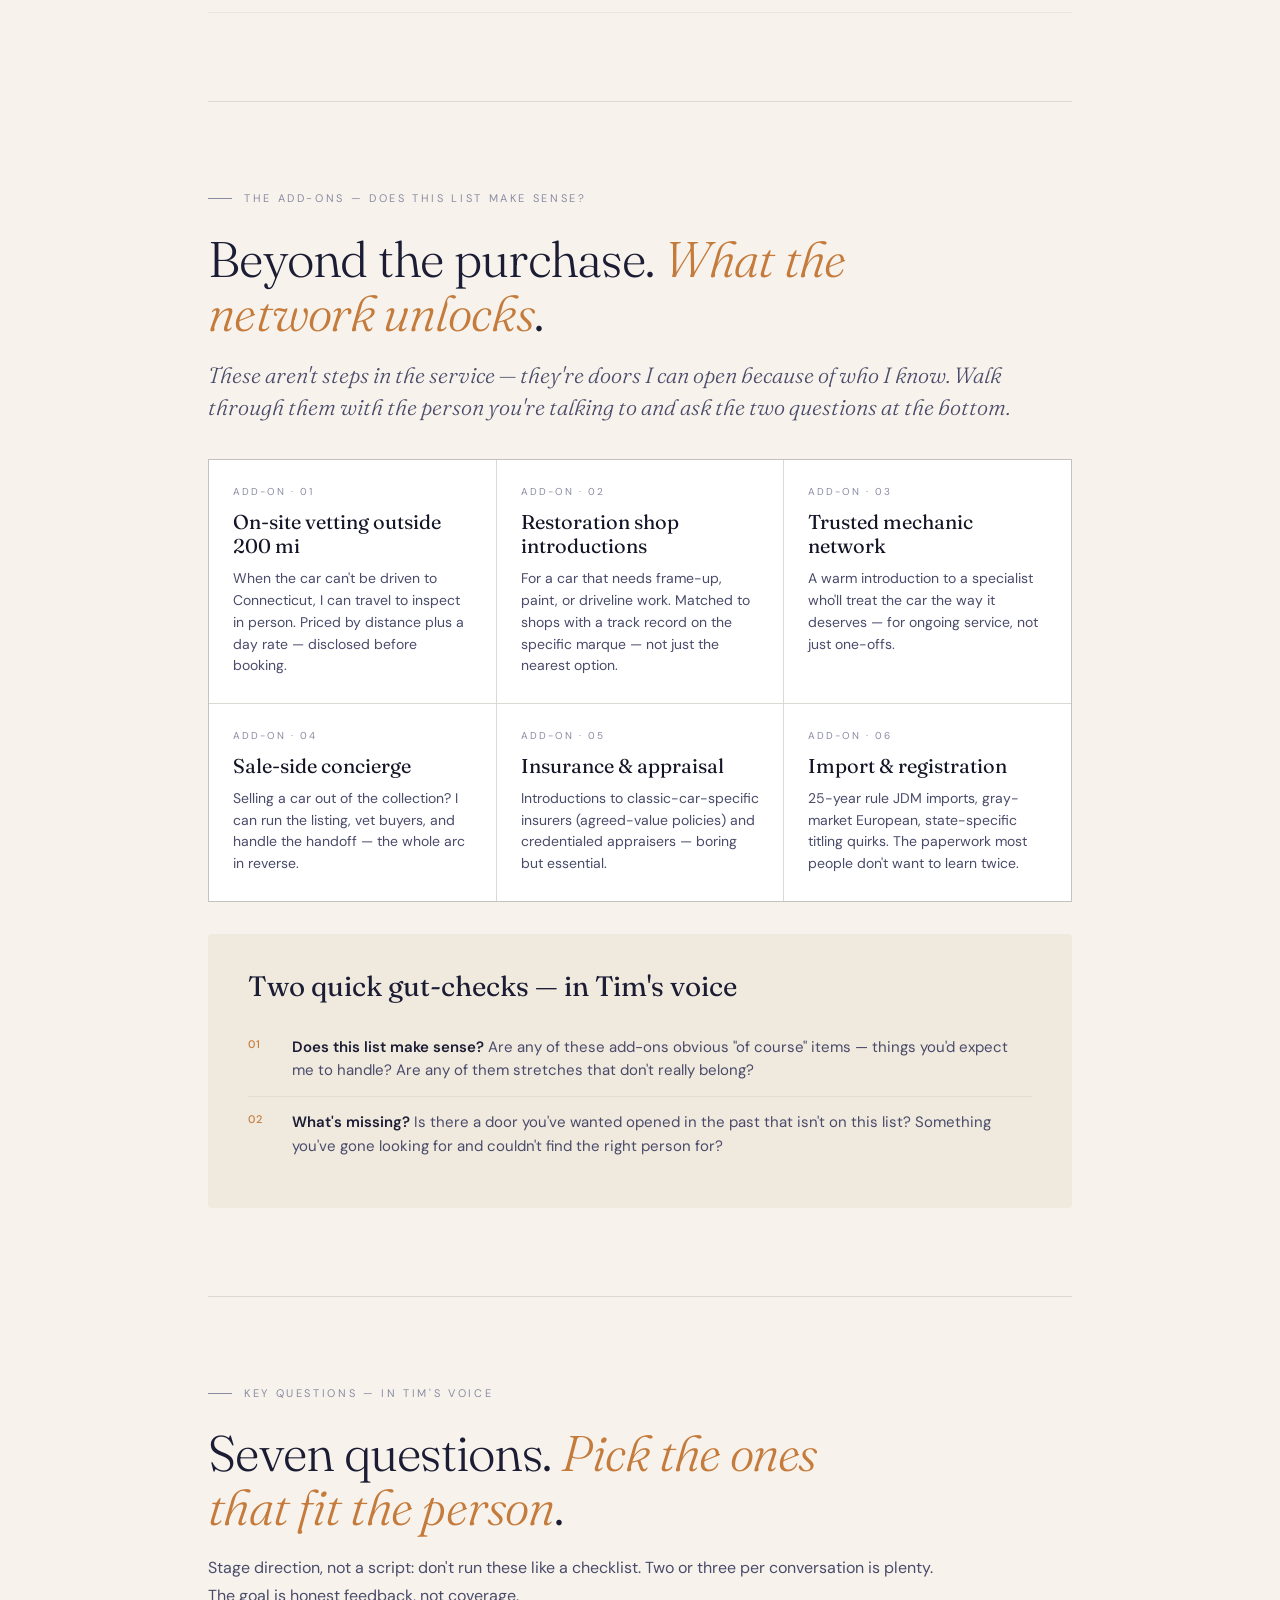
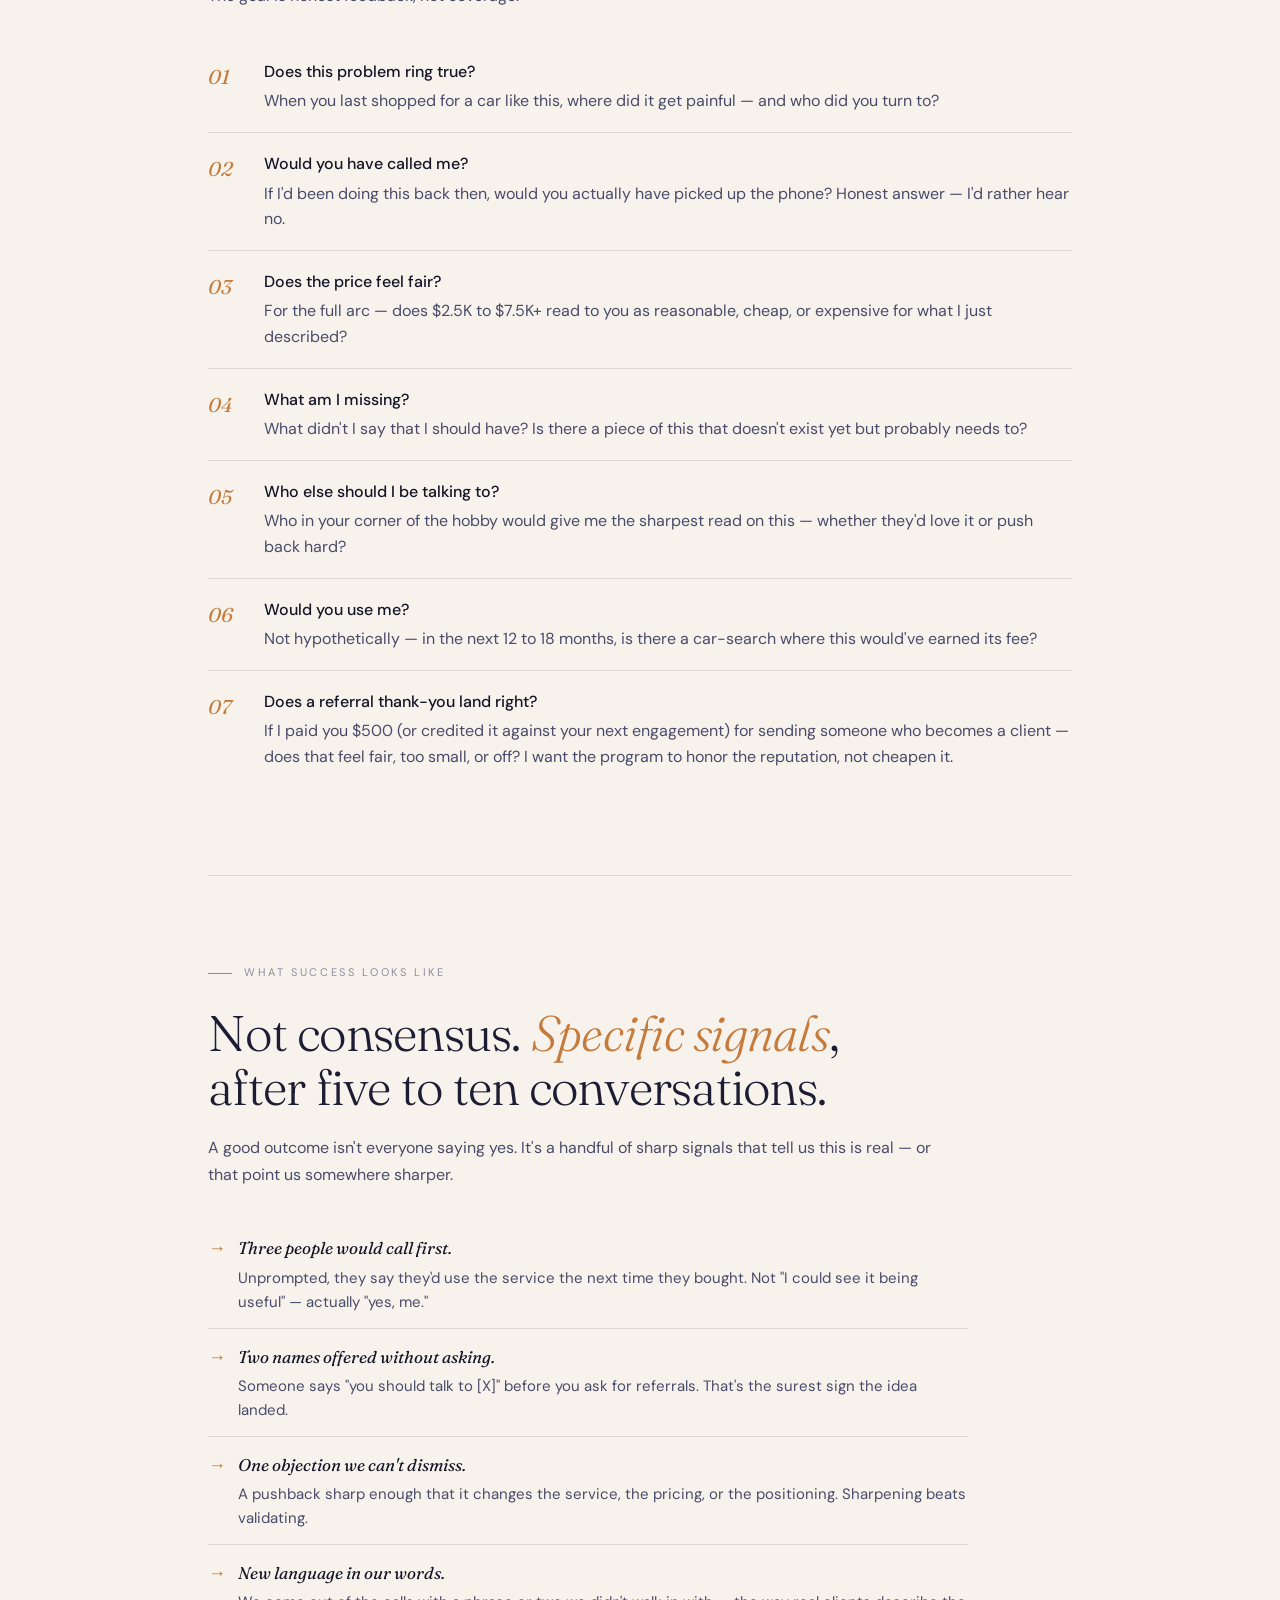
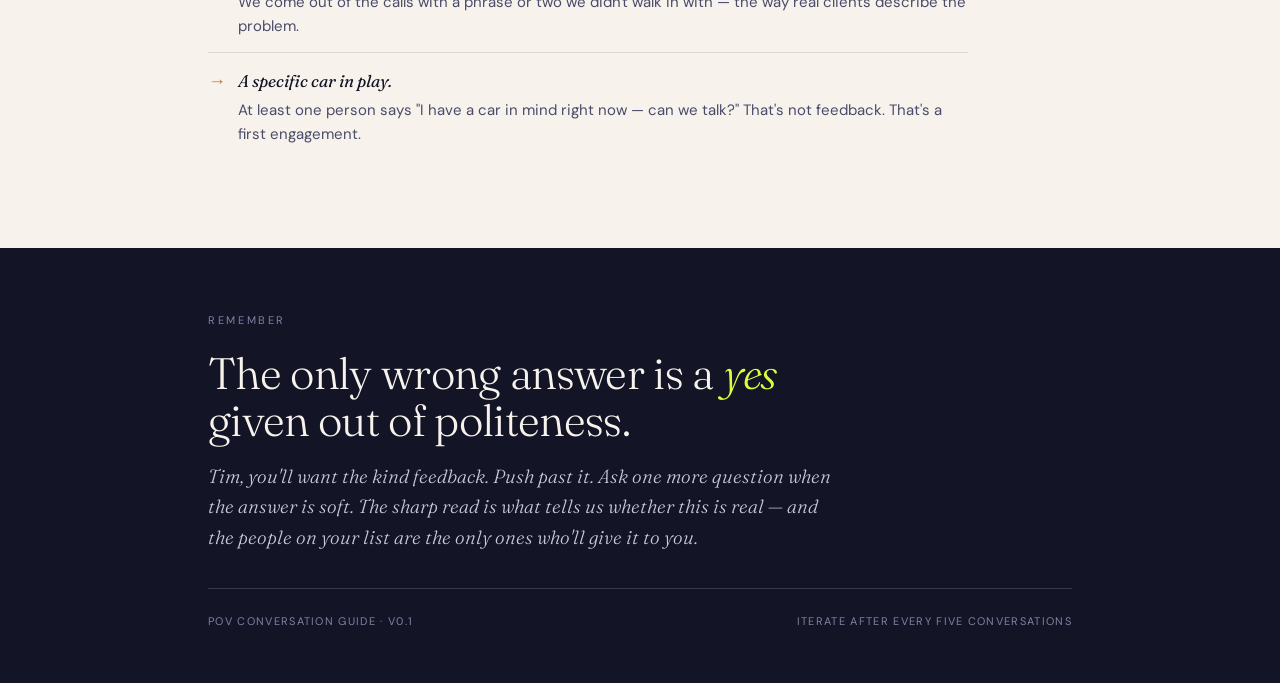
<file: conversation-guide.html>
<!DOCTYPE html>
<html lang="en">
<head>
<meta charset="UTF-8">
<meta name="viewport" content="width=device-width, initial-scale=1.0">
<meta name="robots" content="noindex, nofollow">
<title>POV conversation guide</title>
<link href="https://fonts.googleapis.com/css2?family=Fraunces:ital,opsz,wght@0,9..144,300;0,9..144,400;0,9..144,500;1,9..144,400&family=DM+Sans:ital,wght@0,400;0,500;0,600;1,400&display=swap" rel="stylesheet">
<style>
  :root {
    --ink-dark: #131426;
    --ink-dark-2: #1c1d34;
    --ink-dark-3: #252645;
    --cream: #f7f3ec;
    --cream-2: #efe9de;
    --paper: #ffffff;
    --text: #1c1d34;
    --text-soft: #4a4b6a;
    --text-dim: #8a8ba3;
    --text-on-dark: #f7f3ec;
    --text-on-dark-soft: #c9cadc;
    --text-on-dark-dim: #8082a6;
    --rule: rgba(28, 29, 52, 0.12);
    --rule-soft: rgba(28, 29, 52, 0.06);
    --rule-dark: rgba(247, 243, 236, 0.16);
    --accent: #d9ff3c;
    --accent-soft: rgba(217, 255, 60, 0.18);
    --warm: #c57b3c;
    --warm-soft: rgba(197, 123, 60, 0.14);
    --serif: 'Fraunces', 'Iowan Old Style', Georgia, serif;
    --sans: 'DM Sans', -apple-system, BlinkMacSystemFont, sans-serif;
  }

  * { box-sizing: border-box; }
  html, body { margin: 0; padding: 0; }
  body {
    background: var(--cream);
    color: var(--text);
    font-family: var(--sans);
    font-size: 16px;
    line-height: 1.6;
    -webkit-font-smoothing: antialiased;
  }

  /* ==================== HERO (DARK) ==================== */
  .hero {
    background: var(--ink-dark);
    color: var(--text-on-dark);
    padding: 18px 0;
    position: relative;
    overflow: hidden;
  }

  .hero .constellation {
    position: absolute;
    inset: 0;
    opacity: 0.18;
    pointer-events: none;
  }

  .hero-inner {
    max-width: 960px;
    margin: 0 auto;
    padding: 0 48px;
    position: relative;
    z-index: 1;
  }

  .topnav {
    display: flex;
    justify-content: space-between;
    align-items: center;
    padding: 12px 0 60px;
    font-family: var(--sans);
    font-size: 12px;
    letter-spacing: 0.12em;
    text-transform: uppercase;
    color: var(--text-on-dark-soft);
  }
  .topnav .brand {
    font-family: var(--serif);
    font-weight: 400;
    font-size: 15px;
    letter-spacing: 0.02em;
    text-transform: none;
    color: var(--text-on-dark);
    font-style: italic;
  }
  .topnav .meta-chip {
    display: inline-block;
    padding: 5px 12px;
    border: 1px solid var(--rule-dark);
    border-radius: 100px;
    font-size: 10px;
    letter-spacing: 0.16em;
  }

  .kicker {
    font-family: var(--sans);
    font-size: 11px;
    letter-spacing: 0.24em;
    text-transform: uppercase;
    color: var(--text-on-dark-dim);
    margin-bottom: 36px;
    display: flex;
    align-items: center;
    gap: 12px;
  }
  .kicker::after {
    content: "";
    flex: 1;
    height: 1px;
    background: var(--rule-dark);
    max-width: 80px;
  }

  .hero h1 {
    font-family: var(--serif);
    font-weight: 300;
    font-size: clamp(52px, 8vw, 96px);
    line-height: 1.0;
    letter-spacing: -0.025em;
    margin: 0 0 28px;
    max-width: 14ch;
  }
  .hero h1 em {
    font-family: var(--serif);
    font-style: italic;
    font-weight: 300;
    color: var(--accent);
  }
  .hero .tagline {
    font-family: var(--serif);
    font-style: italic;
    font-weight: 300;
    font-size: 26px;
    line-height: 1.4;
    color: var(--text-on-dark-soft);
    max-width: 46ch;
    margin: 0 0 44px;
  }

  .hero-meta {
    display: grid;
    grid-template-columns: repeat(4, 1fr);
    gap: 28px;
    padding-top: 32px;
    border-top: 1px solid var(--rule-dark);
  }
  .hero-meta .meta-item .label {
    font-size: 10px;
    letter-spacing: 0.18em;
    text-transform: uppercase;
    color: var(--text-on-dark-dim);
    margin-bottom: 8px;
    display: block;
  }
  .hero-meta .meta-item .value {
    font-family: var(--serif);
    font-weight: 400;
    font-size: 18px;
    line-height: 1.3;
    color: var(--text-on-dark);
  }

  /* ==================== CONTENT SECTIONS (LIGHT) ==================== */
  .content {
    max-width: 960px;
    margin: 0 auto;
    padding: 0 48px;
  }

  section.block {
    padding: 88px 0;
    border-bottom: 1px solid var(--rule);
  }
  section.block:last-of-type { border-bottom: none; }

  .section-kicker {
    font-family: var(--sans);
    font-size: 11px;
    letter-spacing: 0.24em;
    text-transform: uppercase;
    color: var(--text-dim);
    margin-bottom: 24px;
    display: flex;
    align-items: center;
    gap: 12px;
  }
  .section-kicker::before {
    content: "";
    width: 24px;
    height: 1px;
    background: var(--text-dim);
  }

  h2 {
    font-family: var(--serif);
    font-weight: 300;
    font-size: clamp(34px, 4.2vw, 50px);
    line-height: 1.08;
    letter-spacing: -0.015em;
    margin: 0 0 20px;
    max-width: 22ch;
  }
  h2 em {
    font-family: var(--serif);
    font-style: italic;
    font-weight: 300;
    color: var(--warm);
  }

  .lede {
    font-family: var(--serif);
    font-weight: 300;
    font-size: 22px;
    line-height: 1.45;
    color: var(--text-soft);
    max-width: 58ch;
    margin: 0 0 36px;
    font-style: italic;
  }

  p { margin: 0 0 14px; max-width: 66ch; }
  p.body { font-size: 16px; line-height: 1.7; color: var(--text-soft); }

  /* ==================== INSIGHT TWO-COL ==================== */
  .insight-pair {
    display: grid;
    grid-template-columns: 1fr 1fr;
    gap: 2px;
    margin-top: 20px;
    background: var(--rule);
    border: 1px solid var(--rule);
  }
  .insight-card {
    background: var(--paper);
    padding: 32px 34px;
  }
  .insight-card .tag {
    display: inline-block;
    font-family: var(--sans);
    font-size: 10px;
    letter-spacing: 0.22em;
    text-transform: uppercase;
    color: var(--text-dim);
    margin-bottom: 14px;
  }
  .insight-card h3 {
    font-family: var(--serif);
    font-weight: 400;
    font-size: 30px;
    line-height: 1.15;
    margin: 0 0 14px;
  }
  .insight-card p { font-size: 15px; line-height: 1.65; color: var(--text-soft); margin: 0; }

  /* ==================== VERTICAL TIMELINE (Tim's style) ==================== */
  .timeline-v {
    position: relative;
    padding-left: 56px;
    margin-top: 16px;
  }
  .timeline-v::before {
    content: "";
    position: absolute;
    left: 17px;
    top: 18px;
    bottom: 18px;
    width: 1px;
    background: var(--rule);
  }
  .step-v {
    position: relative;
    padding: 22px 0 28px;
    border-bottom: 1px solid var(--rule-soft);
  }
  .step-v:last-child { border-bottom: none; }
  .step-v .num {
    position: absolute;
    left: -56px;
    top: 22px;
    width: 36px;
    height: 36px;
    border-radius: 50%;
    background: var(--ink-dark);
    color: var(--text-on-dark);
    font-family: var(--sans);
    font-size: 11px;
    font-weight: 500;
    letter-spacing: 0.05em;
    display: flex;
    align-items: center;
    justify-content: center;
  }
  .step-v.active .num {
    background: var(--accent);
    color: var(--ink-dark);
  }
  .step-v h4 {
    font-family: var(--serif);
    font-weight: 400;
    font-size: 24px;
    line-height: 1.2;
    margin: 0 0 6px;
  }
  .step-v h4 .role-label {
    font-family: var(--sans);
    font-size: 10px;
    letter-spacing: 0.2em;
    text-transform: uppercase;
    color: var(--text-dim);
    margin-left: 14px;
    font-weight: 500;
    vertical-align: middle;
  }
  .step-v .pace {
    font-family: var(--sans);
    font-size: 11px;
    letter-spacing: 0.18em;
    text-transform: uppercase;
    font-weight: 500;
    color: var(--warm);
    margin: 2px 0 12px;
    display: flex;
    align-items: center;
    gap: 10px;
  }
  .step-v .pace::before {
    content: "";
    display: inline-block;
    width: 14px;
    height: 1px;
    background: var(--warm);
    opacity: 0.6;
  }
  .step-v p { font-size: 15px; line-height: 1.6; color: var(--text-soft); margin: 0; max-width: 62ch; }

  /* ==================== ERA STRIP ==================== */
  .era-grid {
    display: grid;
    grid-template-columns: repeat(4, 1fr);
    gap: 1px;
    background: var(--rule);
    border: 1px solid var(--rule);
    margin: 20px 0 28px;
  }
  .era-slice {
    padding: 22px 22px 26px;
    background: var(--paper);
  }
  .era-slice .years {
    font-family: var(--sans);
    font-size: 11px;
    letter-spacing: 0.14em;
    color: var(--warm);
    margin-bottom: 6px;
    font-weight: 500;
  }
  .era-slice .name {
    font-family: var(--serif);
    font-size: 22px;
    font-weight: 400;
    line-height: 1.18;
    margin-bottom: 10px;
  }
  .era-slice .ex {
    font-size: 13px;
    color: var(--text-soft);
    line-height: 1.5;
  }

  /* ==================== RECRUITER PARALLEL ==================== */
  .parallel {
    display: grid;
    grid-template-columns: 1fr 1fr;
    gap: 1px;
    background: var(--rule);
    border: 1px solid var(--rule);
    margin-top: 20px;
  }
  .parallel-side {
    background: var(--paper);
    padding: 32px 34px;
  }
  .parallel-side .tag {
    font-family: var(--sans);
    font-size: 10px;
    letter-spacing: 0.22em;
    text-transform: uppercase;
    color: var(--text-dim);
    margin-bottom: 18px;
  }
  .parallel-side h4 {
    font-family: var(--serif);
    font-weight: 400;
    font-size: 22px;
    line-height: 1.2;
    margin: 0 0 18px;
  }
  .parallel-side ul {
    list-style: none;
    padding: 0;
    margin: 0;
  }
  .parallel-side li {
    font-size: 15px;
    line-height: 1.55;
    padding: 8px 0;
    color: var(--text-soft);
    border-top: 1px solid var(--rule-soft);
  }
  .parallel-side li:first-child { border-top: none; }

  /* ==================== PRICING ==================== */
  .tiers {
    display: grid;
    grid-template-columns: repeat(3, 1fr);
    gap: 1px;
    background: var(--rule);
    border: 1px solid var(--rule);
    margin: 20px 0 28px;
  }
  .tier {
    background: var(--paper);
    padding: 28px 28px 32px;
  }
  .tier .tier-label {
    font-family: var(--sans);
    font-size: 10px;
    letter-spacing: 0.22em;
    text-transform: uppercase;
    color: var(--text-dim);
    margin-bottom: 14px;
  }
  .tier h4 {
    font-family: var(--serif);
    font-weight: 400;
    font-size: 32px;
    line-height: 1;
    margin: 0 0 8px;
  }
  .tier .range {
    font-family: var(--sans);
    font-size: 13px;
    color: var(--text-soft);
    margin-bottom: 18px;
  }
  .tier .fee {
    font-family: var(--serif);
    font-weight: 400;
    font-size: 20px;
    color: var(--warm);
    margin-bottom: 14px;
    font-variant-numeric: tabular-nums;
  }
  .tier .includes {
    font-size: 14px;
    color: var(--text-soft);
    line-height: 1.5;
    padding-top: 14px;
    border-top: 1px solid var(--rule-soft);
  }

  .rev-math {
    background: var(--ink-dark);
    color: var(--text-on-dark);
    padding: 26px 32px;
    border-radius: 4px;
    font-size: 15px;
    line-height: 1.9;
  }
  .rev-math .label {
    font-family: var(--sans);
    font-size: 10px;
    letter-spacing: 0.22em;
    text-transform: uppercase;
    color: var(--accent);
    margin-bottom: 12px;
    display: block;
  }
  .rev-math strong { color: var(--accent); font-weight: 500; }
  .rev-math .total {
    font-family: var(--serif);
    font-size: 26px;
    font-weight: 400;
    color: var(--text-on-dark);
    display: inline-block;
  }

  /* ==================== PRICING · PATHS ==================== */
  .path-header {
    margin-top: 56px;
    margin-bottom: 20px;
  }
  .path-header:first-of-type { margin-top: 40px; }
  .path-tag {
    font-family: var(--sans);
    font-size: 10px;
    letter-spacing: 0.22em;
    text-transform: uppercase;
    color: var(--warm);
    margin-bottom: 10px;
  }
  .path-title {
    font-family: var(--serif);
    font-weight: 400;
    font-size: 28px;
    line-height: 1.18;
    margin: 0 0 10px;
    color: var(--ink-dark);
  }
  .path-title em {
    font-style: italic;
    color: var(--warm);
  }
  .path-sub {
    font-family: var(--sans);
    font-size: 15px;
    line-height: 1.6;
    color: var(--text-soft);
    max-width: 62ch;
    margin: 0;
  }

  /* À la carte menu */
  .alc-list {
    margin-top: 12px;
    border-top: 1px solid var(--rule);
  }
  .alc-row {
    display: grid;
    grid-template-columns: minmax(180px, 1fr) 2fr minmax(180px, auto);
    gap: 32px;
    align-items: baseline;
    padding: 20px 0;
    border-bottom: 1px solid var(--rule-soft);
  }
  .alc-row .alc-name {
    font-family: var(--serif);
    font-size: 19px;
    color: var(--ink-dark);
  }
  .alc-row .alc-desc {
    font-family: var(--sans);
    font-size: 14px;
    color: var(--text-soft);
    line-height: 1.55;
  }
  .alc-row .alc-price {
    font-family: var(--serif);
    font-size: 16px;
    color: var(--warm);
    text-align: right;
    white-space: nowrap;
  }

  /* Add-ons grid */
  .addons {
    display: grid;
    grid-template-columns: repeat(3, 1fr);
    gap: 1px;
    background: var(--rule);
    border: 1px solid var(--rule);
    margin-top: 12px;
  }
  .addon {
    background: var(--paper);
    padding: 24px 24px 26px;
  }
  .addon .addon-tag {
    font-family: var(--sans);
    font-size: 10px;
    letter-spacing: 0.2em;
    text-transform: uppercase;
    color: var(--text-dim);
    margin-bottom: 10px;
  }
  .addon .addon-name {
    font-family: var(--serif);
    font-weight: 400;
    font-size: 20px;
    line-height: 1.2;
    margin: 0 0 10px;
    color: var(--ink-dark);
  }
  .addon p {
    font-family: var(--sans);
    font-size: 14px;
    line-height: 1.55;
    color: var(--text-soft);
    margin: 0;
  }

  /* ==================== DIFFERENTIATORS ==================== */
  .diff-grid {
    display: grid;
    grid-template-columns: repeat(3, 1fr);
    gap: 1px;
    background: var(--rule);
    border: 1px solid var(--rule);
    margin-top: 20px;
  }
  .diff {
    background: var(--paper);
    padding: 28px 28px;
  }
  .diff .vs-label {
    font-family: var(--sans);
    font-size: 10px;
    letter-spacing: 0.22em;
    text-transform: uppercase;
    color: var(--text-dim);
    margin-bottom: 14px;
  }
  .diff .vs-head {
    font-family: var(--serif);
    font-style: italic;
    font-weight: 300;
    font-size: 22px;
    line-height: 1.25;
    color: var(--warm);
    margin-bottom: 14px;
  }
  .diff p { font-size: 14px; line-height: 1.6; color: var(--text-soft); margin: 0; }

  /* ==================== IS / IS NOT ==================== */
  .is-isnot {
    display: grid;
    grid-template-columns: 1fr 1fr;
    gap: 0;
    border-top: 1px solid var(--ink-dark);
    margin-top: 24px;
  }
  .is-isnot .col-head {
    font-family: var(--sans);
    font-size: 10px;
    letter-spacing: 0.24em;
    text-transform: uppercase;
    font-weight: 500;
    padding: 18px 28px 14px;
    border-bottom: 1px solid var(--rule);
  }
  .is-isnot .col-head.is { color: var(--warm); }
  .is-isnot .col-head.isnot {
    color: var(--text-dim);
    border-left: 1px solid var(--rule);
  }
  .is-isnot .cell {
    padding: 20px 28px;
    font-family: var(--serif);
    font-size: 19px;
    line-height: 1.35;
    border-bottom: 1px solid var(--rule-soft);
  }
  .is-isnot .cell:nth-child(even) {
    border-left: 1px solid var(--rule-soft);
  }
  .is-isnot .cell.is {
    color: var(--ink-dark);
  }
  .is-isnot .cell.isnot {
    color: var(--text-dim);
    font-style: italic;
  }
  .is-isnot .cell:last-of-type,
  .is-isnot .cell:nth-last-of-type(2) {
    border-bottom: none;
  }

  /* ==================== NAMES ==================== */
  .names-row {
    display: flex;
    flex-wrap: wrap;
    gap: 8px 10px;
    margin: 18px 0 20px;
  }
  .pill {
    font-family: var(--serif);
    font-weight: 400;
    font-size: 17px;
    padding: 7px 16px 9px;
    background: var(--paper);
    border: 1px solid var(--rule);
    border-radius: 100px;
    color: var(--text-soft);
  }
  .pill.favored {
    background: var(--accent);
    color: var(--ink-dark);
    border-color: var(--accent);
    font-style: italic;
  }

  /* ==================== 90 DAYS ==================== */
  .plan {
    display: grid;
    grid-template-columns: repeat(4, 1fr);
    gap: 1px;
    background: var(--rule);
    border: 1px solid var(--rule);
    margin-top: 20px;
  }
  .phase {
    background: var(--paper);
    padding: 26px 26px 30px;
  }
  .phase .weeks {
    font-family: var(--sans);
    font-size: 11px;
    letter-spacing: 0.18em;
    text-transform: uppercase;
    color: var(--warm);
    margin-bottom: 10px;
    font-weight: 500;
  }
  .phase h4 {
    font-family: var(--serif);
    font-weight: 400;
    font-size: 22px;
    line-height: 1.18;
    margin: 0 0 14px;
  }
  .phase ul {
    margin: 0;
    padding: 0;
    list-style: none;
  }
  .phase li {
    font-size: 13.5px;
    line-height: 1.55;
    color: var(--text-soft);
    padding: 6px 0 6px 14px;
    position: relative;
  }
  .phase li::before {
    content: "";
    position: absolute;
    left: 0;
    top: 13px;
    width: 6px;
    height: 1px;
    background: var(--text-dim);
  }

  /* ==================== OPEN QUESTIONS ==================== */
  .questions {
    background: var(--cream-2);
    padding: 36px 40px;
    border-radius: 4px;
    margin-top: 8px;
  }
  .questions h3 {
    font-family: var(--serif);
    font-weight: 400;
    font-size: 28px;
    line-height: 1.15;
    margin: 0 0 20px;
  }
  .questions ol {
    margin: 0;
    padding: 0;
    list-style: none;
    counter-reset: q;
  }
  .questions li {
    counter-increment: q;
    padding: 14px 0 14px 44px;
    border-top: 1px solid var(--rule-soft);
    font-size: 15px;
    color: var(--text-soft);
    line-height: 1.55;
    position: relative;
  }
  .questions li:first-child { border-top: none; }
  .questions li::before {
    content: counter(q, decimal-leading-zero);
    position: absolute;
    left: 0;
    top: 14px;
    font-family: var(--sans);
    font-size: 11px;
    letter-spacing: 0.1em;
    color: var(--warm);
    font-weight: 500;
  }
  .questions li strong {
    color: var(--text);
    font-weight: 600;
  }

  /* ==================== FOOTER (DARK) ==================== */
  .footer {
    background: var(--ink-dark);
    color: var(--text-on-dark);
    padding: 64px 0 52px;
    margin-top: 0;
  }
  .footer-inner {
    max-width: 960px;
    margin: 0 auto;
    padding: 0 48px;
  }
  .footer .kicker-footer {
    font-family: var(--sans);
    font-size: 11px;
    letter-spacing: 0.24em;
    text-transform: uppercase;
    color: var(--text-on-dark-dim);
    margin-bottom: 20px;
  }
  .footer h2 {
    color: var(--text-on-dark);
    font-size: clamp(30px, 3.8vw, 44px);
    margin: 0 0 16px;
  }
  .footer h2 em { color: var(--accent); font-style: italic; }
  .footer .foot-note {
    font-family: var(--serif);
    font-style: italic;
    font-weight: 300;
    font-size: 19px;
    color: var(--text-on-dark-soft);
    max-width: 52ch;
    margin-bottom: 36px;
  }
  .foot-bottom {
    display: flex;
    justify-content: space-between;
    flex-wrap: wrap;
    gap: 12px;
    padding-top: 24px;
    border-top: 1px solid var(--rule-dark);
    font-family: var(--sans);
    font-size: 11px;
    letter-spacing: 0.12em;
    text-transform: uppercase;
    color: var(--text-on-dark-dim);
  }

  /* ==================== CONVERSATION GUIDE ==================== */
  .script {
    margin: 36px 0 0;
    padding: 28px 32px 30px;
    background: #efe8dc;
    border-left: 3px solid var(--warm);
    border-radius: 2px;
    font-family: 'Fraunces', Georgia, serif;
    font-size: 19px;
    line-height: 1.55;
    font-style: italic;
    color: var(--ink-dark);
    max-width: 720px;
  }
  .script .who {
    display: block;
    font-family: 'DM Sans', sans-serif;
    font-size: 11px;
    font-style: normal;
    font-weight: 500;
    text-transform: uppercase;
    letter-spacing: 0.22em;
    color: var(--warm);
    margin-bottom: 14px;
  }
  .script p { margin: 0 0 14px; }
  .script p:last-child { margin-bottom: 0; }

  .beats {
    margin: 36px 0 0;
    padding: 0;
    list-style: none;
    counter-reset: beat;
  }
  .beats li {
    counter-increment: beat;
    padding: 18px 0 18px 56px;
    border-top: 1px solid var(--rule);
    position: relative;
    font-size: 16px;
    line-height: 1.6;
    color: var(--text-soft);
  }
  .beats li:first-child { border-top: none; }
  .beats li::before {
    content: counter(beat, decimal-leading-zero);
    position: absolute;
    left: 0;
    top: 20px;
    font-family: 'Fraunces', Georgia, serif;
    font-size: 20px;
    color: var(--warm);
    font-style: italic;
    font-weight: 400;
  }
  .beats strong {
    display: block;
    font-family: 'DM Sans', sans-serif;
    font-weight: 500;
    color: var(--ink-dark);
    font-size: 16px;
    margin-bottom: 4px;
  }

  .groups {
    display: grid;
    grid-template-columns: repeat(2, 1fr);
    gap: 32px;
    margin-top: 40px;
  }
  .group {
    background: var(--cream);
    border: 1px solid var(--rule);
    padding: 24px 26px 26px;
    border-radius: 2px;
  }
  .group .group-tag {
    font-family: 'DM Sans', sans-serif;
    font-size: 10px;
    font-weight: 500;
    text-transform: uppercase;
    letter-spacing: 0.22em;
    color: var(--warm);
    margin-bottom: 10px;
  }
  .group h4 {
    font-family: 'Fraunces', Georgia, serif;
    font-size: 22px;
    font-weight: 400;
    line-height: 1.25;
    color: var(--ink-dark);
    margin: 0 0 18px;
  }
  .group h4 em { font-style: italic; color: var(--warm); }
  .group ul {
    list-style: none;
    padding: 0;
    margin: 0;
  }
  .group li {
    padding: 10px 0 10px 18px;
    border-top: 1px dashed var(--rule);
    position: relative;
    font-size: 14px;
    line-height: 1.55;
    color: var(--text-soft);
    font-style: italic;
    font-family: 'Fraunces', Georgia, serif;
  }
  .group li:first-child { border-top: none; padding-top: 4px; }
  .group li::before {
    content: '"';
    position: absolute;
    left: 0;
    top: 6px;
    color: var(--warm);
    font-size: 20px;
    font-family: 'Fraunces', Georgia, serif;
  }

  .listen-grid {
    display: grid;
    grid-template-columns: 1fr 1fr;
    margin-top: 36px;
    border-top: 1px solid var(--rule);
    border-bottom: 1px solid var(--rule);
  }
  .listen-grid .lh {
    padding: 16px 18px 14px;
    font-family: 'DM Sans', sans-serif;
    font-size: 11px;
    font-weight: 500;
    text-transform: uppercase;
    letter-spacing: 0.22em;
    border-bottom: 1px solid var(--rule);
  }
  .listen-grid .lh.good { color: var(--warm); }
  .listen-grid .lh.bad { color: var(--text-dim); border-left: 1px solid var(--rule); }
  .listen-grid .lc {
    padding: 16px 18px;
    font-size: 14px;
    line-height: 1.55;
    color: var(--text-soft);
    border-bottom: 1px solid var(--rule);
  }
  .listen-grid .lc:last-of-type,
  .listen-grid .lc:nth-last-of-type(2) { border-bottom: none; }
  .listen-grid .lc.bad { border-left: 1px solid var(--rule); }
  .listen-grid .lc strong { color: var(--ink-dark); font-weight: 500; }

  .close-list {
    list-style: none;
    padding: 0;
    margin: 32px 0 0;
    max-width: 760px;
  }
  .close-list li {
    padding: 14px 0 14px 30px;
    border-top: 1px solid var(--rule);
    position: relative;
    font-size: 15px;
    line-height: 1.6;
    color: var(--text-soft);
  }
  .close-list li:first-child { border-top: none; }
  .close-list li::before {
    content: '→';
    position: absolute;
    left: 0;
    top: 14px;
    color: var(--warm);
    font-family: 'Fraunces', Georgia, serif;
    font-size: 18px;
  }
  .close-list em {
    display: block;
    font-family: 'Fraunces', Georgia, serif;
    font-style: italic;
    font-size: 17px;
    color: var(--ink-dark);
    margin-bottom: 4px;
  }

  .capture {
    margin-top: 36px;
    border: 1px solid var(--rule);
    background: var(--cream);
    border-radius: 2px;
    padding: 28px 32px 8px;
    max-width: 760px;
  }
  .capture .cap-head {
    font-family: 'DM Sans', sans-serif;
    font-size: 11px;
    font-weight: 500;
    text-transform: uppercase;
    letter-spacing: 0.22em;
    color: var(--warm);
    margin-bottom: 18px;
  }
  .capture .field {
    display: grid;
    grid-template-columns: 200px 1fr;
    gap: 20px;
    padding: 14px 0;
    border-top: 1px solid var(--rule);
  }
  .capture .field:first-of-type { border-top: none; }
  .capture .field .flabel {
    font-family: 'DM Sans', sans-serif;
    font-size: 13px;
    font-weight: 500;
    color: var(--ink-dark);
    line-height: 1.4;
  }
  .capture .field .fhint {
    font-size: 13px;
    line-height: 1.5;
    color: var(--text-dim);
    font-style: italic;
    font-family: 'Fraunces', Georgia, serif;
  }

  /* ==================== RESPONSIVE ==================== */
  @media (max-width: 860px) {
    .hero-inner, .content, .footer-inner { padding: 0 28px; }
    .hero-meta { grid-template-columns: repeat(2, 1fr); gap: 20px; }
    .insight-pair, .parallel, .plan { grid-template-columns: 1fr; }
    .tiers, .diff-grid, .era-grid, .addons { grid-template-columns: 1fr; }
    .alc-row { grid-template-columns: 1fr; gap: 6px; }
    .alc-row .alc-price { text-align: left; }
    .is-isnot { grid-template-columns: 1fr; }
    .is-isnot .col-head.isnot { border-left: none; border-top: 1px solid var(--rule); }
    .is-isnot .cell:nth-child(even) { border-left: none; }
    section.block { padding: 60px 0; }
    .groups { grid-template-columns: 1fr; gap: 20px; }
    .listen-grid { grid-template-columns: 1fr; }
    .listen-grid .lh.bad, .listen-grid .lc.bad { border-left: none; border-top: 1px solid var(--rule); }
    .capture .field { grid-template-columns: 1fr; gap: 4px; }
  }

  /* ==================== PRINT ==================== */
  @page {
    size: Letter;
    margin: 0;
  }
  @media print {
    body { background: var(--cream); }
    .hero { padding: 48px 0 64px; break-after: page; }
    .hero-inner, .content, .footer-inner { padding: 0 64px; max-width: 100%; }
    section.block { padding: 48px 0; break-inside: avoid; }
    .insight-pair, .era-grid, .parallel, .tiers, .diff-grid, .plan, .addons, .is-isnot { break-inside: avoid; }
    .addon, .alc-row, .path-header, .is-isnot .cell { break-inside: avoid; }
    .rev-math { break-inside: avoid; }
    .questions { break-inside: avoid; }
    h2 { break-after: avoid; }
    .footer { break-before: page; padding: 72px 0; }
    .hero h1 { font-size: 72px; }
    .hero .tagline { font-size: 22px; }
    h2 { font-size: 38px; }
    .step-v { break-inside: avoid; padding: 16px 0 20px; }
    .phase, .tier, .diff, .era-slice, .parallel-side, .insight-card { break-inside: avoid; }
    .script, .group, .close-list li, .capture, .beats li { break-inside: avoid; }
    .groups { break-inside: auto; }
    section.block { break-inside: auto; }
  }
</style>
</head>
<body>

<!-- ==================== HERO ==================== -->
<header class="hero">
  <svg class="constellation" viewBox="0 0 1200 600" preserveAspectRatio="xMidYMid slice" aria-hidden="true">
    <defs>
      <radialGradient id="dot" cx="50%" cy="50%" r="50%">
        <stop offset="0%" stop-color="#d9ff3c" stop-opacity="0.85"/>
        <stop offset="100%" stop-color="#d9ff3c" stop-opacity="0"/>
      </radialGradient>
    </defs>
    <!-- faint connecting lines -->
    <g stroke="#c9cadc" stroke-width="0.4" stroke-opacity="0.25" fill="none">
      <line x1="120" y1="110" x2="280" y2="200"/>
      <line x1="280" y1="200" x2="420" y2="90"/>
      <line x1="420" y1="90" x2="580" y2="180"/>
      <line x1="580" y1="180" x2="740" y2="120"/>
      <line x1="740" y1="120" x2="900" y2="230"/>
      <line x1="900" y1="230" x2="1060" y2="150"/>
      <line x1="200" y1="420" x2="340" y2="480"/>
      <line x1="340" y1="480" x2="520" y2="400"/>
      <line x1="520" y1="400" x2="680" y2="490"/>
      <line x1="680" y1="490" x2="840" y2="430"/>
      <line x1="840" y1="430" x2="1000" y2="520"/>
      <line x1="280" y1="200" x2="340" y2="480"/>
      <line x1="580" y1="180" x2="680" y2="490"/>
      <line x1="740" y1="120" x2="840" y2="430"/>
      <line x1="120" y1="110" x2="200" y2="420"/>
      <line x1="900" y1="230" x2="1000" y2="520"/>
      <line x1="420" y1="90" x2="520" y2="400"/>
    </g>
    <!-- nodes -->
    <g fill="#c9cadc" fill-opacity="0.55">
      <circle cx="120" cy="110" r="2.5"/>
      <circle cx="280" cy="200" r="3"/>
      <circle cx="420" cy="90" r="2"/>
      <circle cx="580" cy="180" r="3.5"/>
      <circle cx="740" cy="120" r="2.5"/>
      <circle cx="900" cy="230" r="3"/>
      <circle cx="1060" cy="150" r="2"/>
      <circle cx="200" cy="420" r="2.5"/>
      <circle cx="340" cy="480" r="3.5"/>
      <circle cx="520" cy="400" r="2"/>
      <circle cx="680" cy="490" r="3"/>
      <circle cx="840" cy="430" r="2.5"/>
      <circle cx="1000" cy="520" r="3"/>
    </g>
    <!-- accent glow node -->
    <circle cx="580" cy="180" r="18" fill="url(#dot)"/>
    <circle cx="340" cy="480" r="14" fill="url(#dot)"/>
  </svg>

  <div class="hero-inner">
    <nav class="topnav" style="padding: 0;">
      <span class="brand">POV conversation guide</span>
      <span class="meta-chip">v0.1</span>
    </nav>
  </div>
</header>

<!-- ==================== CONTENT ==================== -->
<main class="content">

  <!-- Elevator pitch -->
  <section class="block">
    <div class="section-kicker">The elevator pitch — in Tim's voice</div>
    <h2>I'm <em>an enthusiast</em> doing this for other enthusiasts — with the connections, the craft, and the time.</h2>
    <p class="lede">I've been doing this informally for friends for years. I know the cars, I know the specialists, I know who to call and who to avoid. I'm on your side of the table, not across it — flat fee, no commission, no handoff. I'm one of you, just with the bandwidth to run the whole thing properly.</p>
    <p class="body" style="margin-top: 18px;">It's for people who know what they want (or are close to it) and would rather spend a Saturday driving than a Saturday refreshing Bring a Trailer. One person accountable — me — from the first call to the first drive. One fee, disclosed up front.</p>
  </section>

  <!-- How it works -->
  <section class="block">
    <div class="section-kicker">How it works — in Tim's voice</div>
    <h2>Five steps. I <em>run</em> them all.</h2>

    <ol class="beats">
      <li><strong>Intake.</strong> We'll sit down for 30 to 90 minutes so I can get the car right in my head — what you want, what you'd settle for, what's a deal-breaker, where the budget really sits. I write it up and send it back so we both know we heard the same thing.</li>
      <li><strong>Curate.</strong> I come back with three to five real candidates, each with a point of view on the tradeoffs. Usually a week or two — longer if it's a rare one.</li>
      <li><strong>Vet.</strong> I inspect it in person if it's within about 200 miles of Greenwich. Farther than that, I bring in a marque specialist I trust and vet it with them. I don't recommend a car I haven't laid hands on or had my people lay hands on.</li>
      <li><strong>Negotiate.</strong> I handle the offer, the counter, the close. I charge you a flat fee, so I have zero incentive to push the price up. My job is to get you a fair number.</li>
      <li><strong>Deliver.</strong> I coordinate enclosed transport end-to-end — photos at pickup, photos at delivery, paperwork filed. You get the keys and go drive it.</li>
    </ol>
  </section>

  <!-- Pricing -->
  <section class="block">
    <div class="section-kicker">How it's priced — in Tim's voice</div>
    <h2>Flat fee for the whole arc. <em>À la carte</em> if you only want one step.</h2>

    <ul class="close-list">
      <li><em>End-to-end.</em> I charge a flat fee, tiered by where the car lands — roughly $2,500 for drivers under $50K, up to $7,500+ for collector-grade cars over $150K. That covers every step I just walked you through.</li>
      <li><em>À la carte.</em> If you only need one piece of the arc, I'll price it per scope — here's the menu so you can see what that looks like.</li>
      <li><em>Transport.</em> I bill it at carrier cost plus a small, disclosed margin. I won't hide it inside the fee.</li>
      <li><em>Referrals, thanked.</em> If someone sends you my way, I thank them — $500 flat, or a credit against a future engagement, their choice. I disclose it openly at intake. Reputation's the only real marketing in this work, and the people who share mine should be thanked for it.</li>
      <li><em>Never.</em> No percentage of purchase price. No kickback from the seller. No meter running on hours. You see the number before anything starts.</li>
    </ul>

    <!-- À la carte menu — Tim can walk through these line by line -->
    <div class="path-header" style="margin-top: 52px;">
      <div class="path-tag">À la carte menu</div>
      <h3 class="path-title">Already found the car? <em>Just one piece of the arc?</em></h3>
      <p class="path-sub">Tim, walk the person through this line by line. You can ask after each: "does that price feel fair for what you'd be getting?"</p>
    </div>

    <div class="alc-list">
      <div class="alc-row">
        <div class="alc-name">Curation sprint</div>
        <div class="alc-desc">Three to five real candidates for a given brief — each with a point of view on tradeoffs.</div>
        <div class="alc-price">$750 — $1,500</div>
      </div>
      <div class="alc-row">
        <div class="alc-name">Pre-purchase inspection</div>
        <div class="alc-desc">Coordinated with a marque specialist. In person within 200 mi of Greenwich; remote beyond.</div>
        <div class="alc-price">$500 — $800 + specialist</div>
      </div>
      <div class="alc-row">
        <div class="alc-name">Auction representation</div>
        <div class="alc-desc">Bidding on your behalf — BaT, Mecum, Gooding, RM Sotheby's. Discipline on the ceiling.</div>
        <div class="alc-price">$500 + capped premium</div>
      </div>
      <div class="alc-row">
        <div class="alc-name">Negotiation only</div>
        <div class="alc-desc">You've found the car. I handle the offer, counter, and close on your behalf.</div>
        <div class="alc-price">$500 — $1,000</div>
      </div>
      <div class="alc-row">
        <div class="alc-name">Transport coordination</div>
        <div class="alc-desc">Enclosed carrier vetted, routed, and managed end-to-end. No freight-broker phone tag.</div>
        <div class="alc-price">Carrier quote + margin</div>
      </div>
    </div>
  </section>

  <!-- Add-ons check -->
  <section class="block">
    <div class="section-kicker">The add-ons — does this list make sense?</div>
    <h2>Beyond the purchase. <em>What the network unlocks</em>.</h2>
    <p class="lede">These aren't steps in the service — they're doors I can open because of who I know. Walk through them with the person you're talking to and ask the two questions at the bottom.</p>

    <div class="addons">
      <div class="addon">
        <div class="addon-tag">Add-on · 01</div>
        <div class="addon-name">On-site vetting outside 200 mi</div>
        <p>When the car can't be driven to Connecticut, I can travel to inspect in person. Priced by distance plus a day rate — disclosed before booking.</p>
      </div>
      <div class="addon">
        <div class="addon-tag">Add-on · 02</div>
        <div class="addon-name">Restoration shop introductions</div>
        <p>For a car that needs frame-up, paint, or driveline work. Matched to shops with a track record on the specific marque — not just the nearest option.</p>
      </div>
      <div class="addon">
        <div class="addon-tag">Add-on · 03</div>
        <div class="addon-name">Trusted mechanic network</div>
        <p>A warm introduction to a specialist who'll treat the car the way it deserves — for ongoing service, not just one-offs.</p>
      </div>
      <div class="addon">
        <div class="addon-tag">Add-on · 04</div>
        <div class="addon-name">Sale-side concierge</div>
        <p>Selling a car out of the collection? I can run the listing, vet buyers, and handle the handoff — the whole arc in reverse.</p>
      </div>
      <div class="addon">
        <div class="addon-tag">Add-on · 05</div>
        <div class="addon-name">Insurance &amp; appraisal</div>
        <p>Introductions to classic-car-specific insurers (agreed-value policies) and credentialed appraisers — boring but essential.</p>
      </div>
      <div class="addon">
        <div class="addon-tag">Add-on · 06</div>
        <div class="addon-name">Import &amp; registration</div>
        <p>25-year rule JDM imports, gray-market European, state-specific titling quirks. The paperwork most people don't want to learn twice.</p>
      </div>
    </div>

    <div class="questions" style="margin-top: 32px;">
      <h3>Two quick gut-checks — in Tim's voice</h3>
      <ol>
        <li><strong>Does this list make sense?</strong> Are any of these add-ons obvious "of course" items — things you'd expect me to handle? Are any of them stretches that don't really belong?</li>
        <li><strong>What's missing?</strong> Is there a door you've wanted opened in the past that isn't on this list? Something you've gone looking for and couldn't find the right person for?</li>
      </ol>
    </div>
  </section>

  <!-- Questions -->
  <section class="block">
    <div class="section-kicker">Key questions — in Tim's voice</div>
    <h2>Seven questions. <em>Pick the ones that fit the person</em>.</h2>
    <p class="body">Stage direction, not a script: don't run these like a checklist. Two or three per conversation is plenty. The goal is honest feedback, not coverage.</p>

    <ol class="beats" style="margin-top: 32px;">
      <li><strong>Does this problem ring true?</strong> When you last shopped for a car like this, where did it get painful — and who did you turn to?</li>
      <li><strong>Would you have called me?</strong> If I'd been doing this back then, would you actually have picked up the phone? Honest answer — I'd rather hear no.</li>
      <li><strong>Does the price feel fair?</strong> For the full arc — does $2.5K to $7.5K+ read to you as reasonable, cheap, or expensive for what I just described?</li>
      <li><strong>What am I missing?</strong> What didn't I say that I should have? Is there a piece of this that doesn't exist yet but probably needs to?</li>
      <li><strong>Who else should I be talking to?</strong> Who in your corner of the hobby would give me the sharpest read on this — whether they'd love it or push back hard?</li>
      <li><strong>Would you use me?</strong> Not hypothetically — in the next 12 to 18 months, is there a car-search where this would've earned its fee?</li>
      <li><strong>Does a referral thank-you land right?</strong> If I paid you $500 (or credited it against your next engagement) for sending someone who becomes a client — does that feel fair, too small, or off? I want the program to honor the reputation, not cheapen it.</li>
    </ol>
  </section>

  <!-- What success looks like -->
  <section class="block">
    <div class="section-kicker">What success looks like</div>
    <h2>Not consensus. <em>Specific signals</em>, after five to ten conversations.</h2>
    <p class="body">A good outcome isn't everyone saying yes. It's a handful of sharp signals that tell us this is real — or that point us somewhere sharper.</p>

    <ul class="close-list">
      <li><em>Three people would call first.</em> Unprompted, they say they'd use the service the next time they bought. Not "I could see it being useful" — actually "yes, me."</li>
      <li><em>Two names offered without asking.</em> Someone says "you should talk to [X]" before you ask for referrals. That's the surest sign the idea landed.</li>
      <li><em>One objection we can't dismiss.</em> A pushback sharp enough that it changes the service, the pricing, or the positioning. Sharpening beats validating.</li>
      <li><em>New language in our words.</em> We come out of the calls with a phrase or two we didn't walk in with — the way real clients describe the problem.</li>
      <li><em>A specific car in play.</em> At least one person says "I have a car in mind right now — can we talk?" That's not feedback. That's a first engagement.</li>
    </ul>
  </section>

</main>

<!-- ==================== FOOTER ==================== -->
<footer class="footer">
  <div class="footer-inner">
    <div class="kicker-footer">Remember</div>
    <h2>The only wrong answer is a <em>yes</em> given out of politeness.</h2>
    <p class="foot-note">Tim, you'll want the kind feedback. Push past it. Ask one more question when the answer is soft. The sharp read is what tells us whether this is real — and the people on your list are the only ones who'll give it to you.</p>
    <div class="foot-bottom">
      <span>POV conversation guide · v0.1</span>
      <span>Iterate after every five conversations</span>
    </div>
  </div>
</footer>

</body>
</html>
</file>
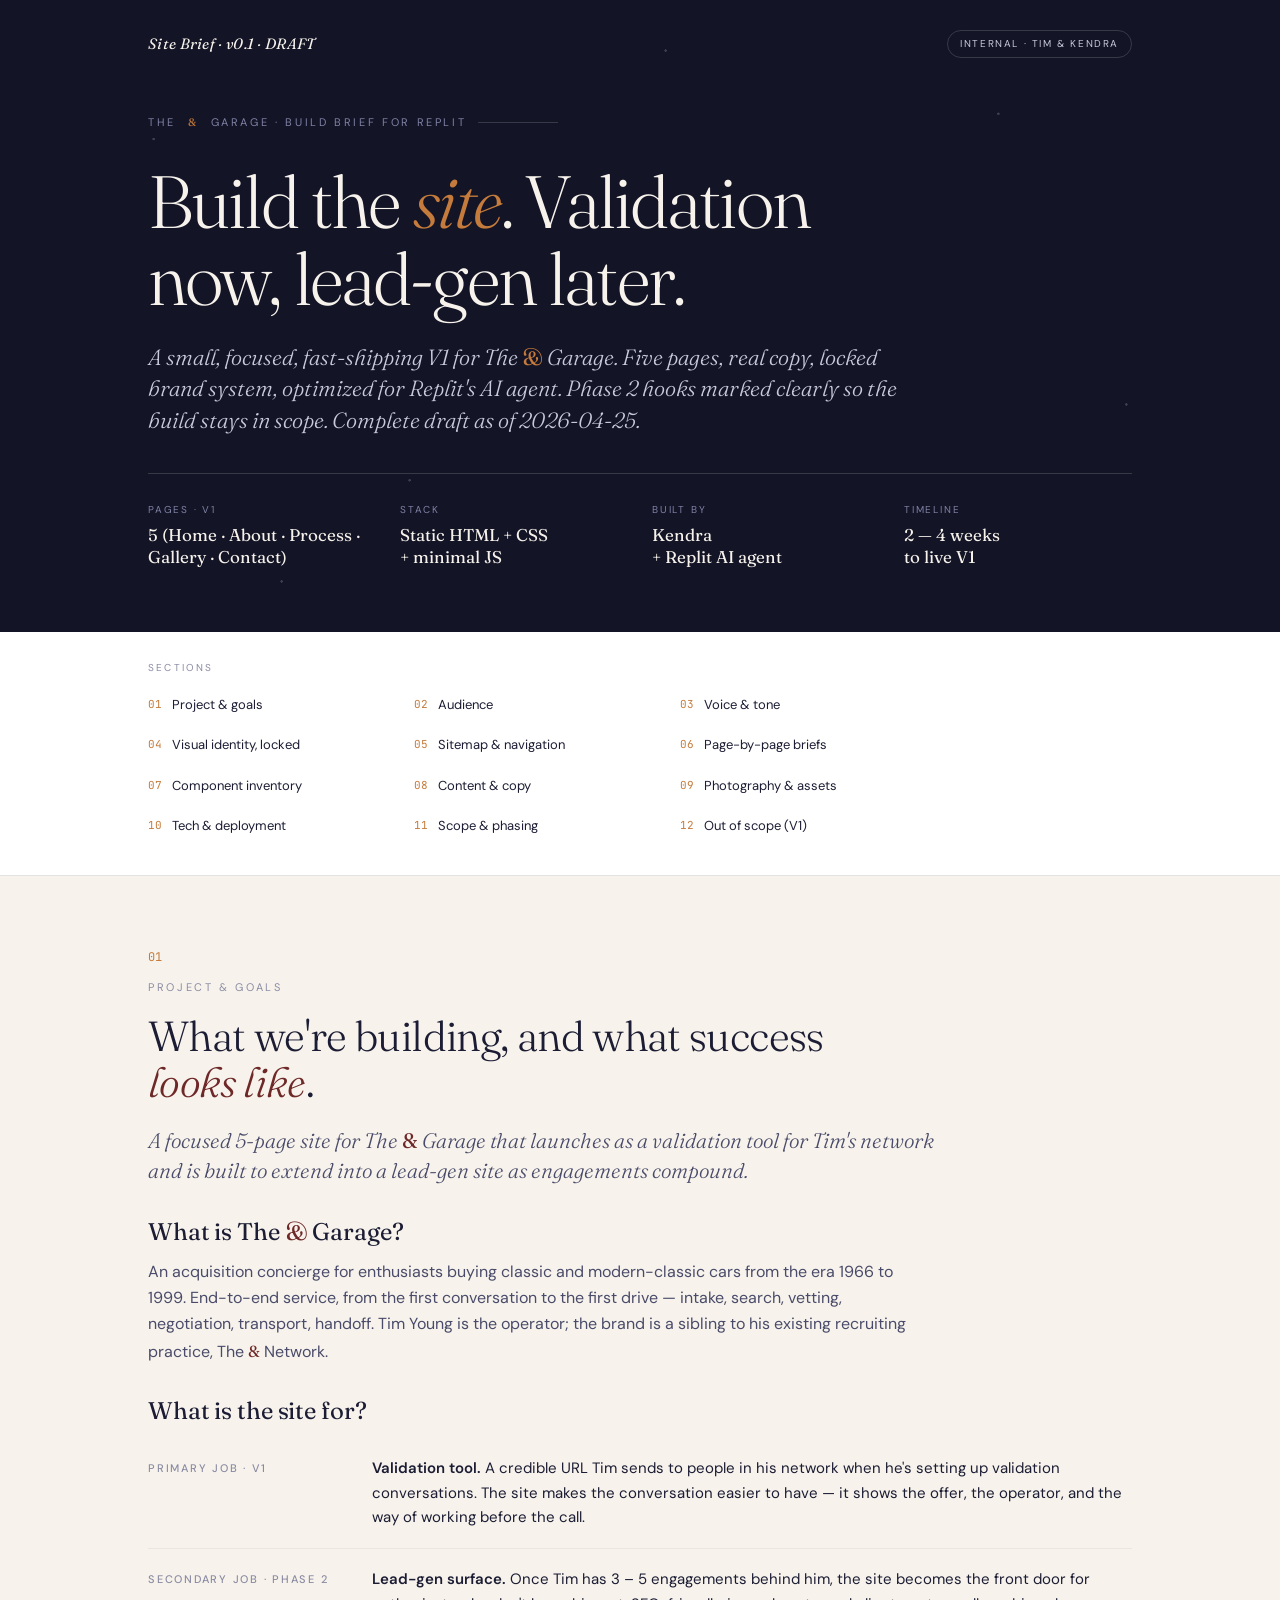
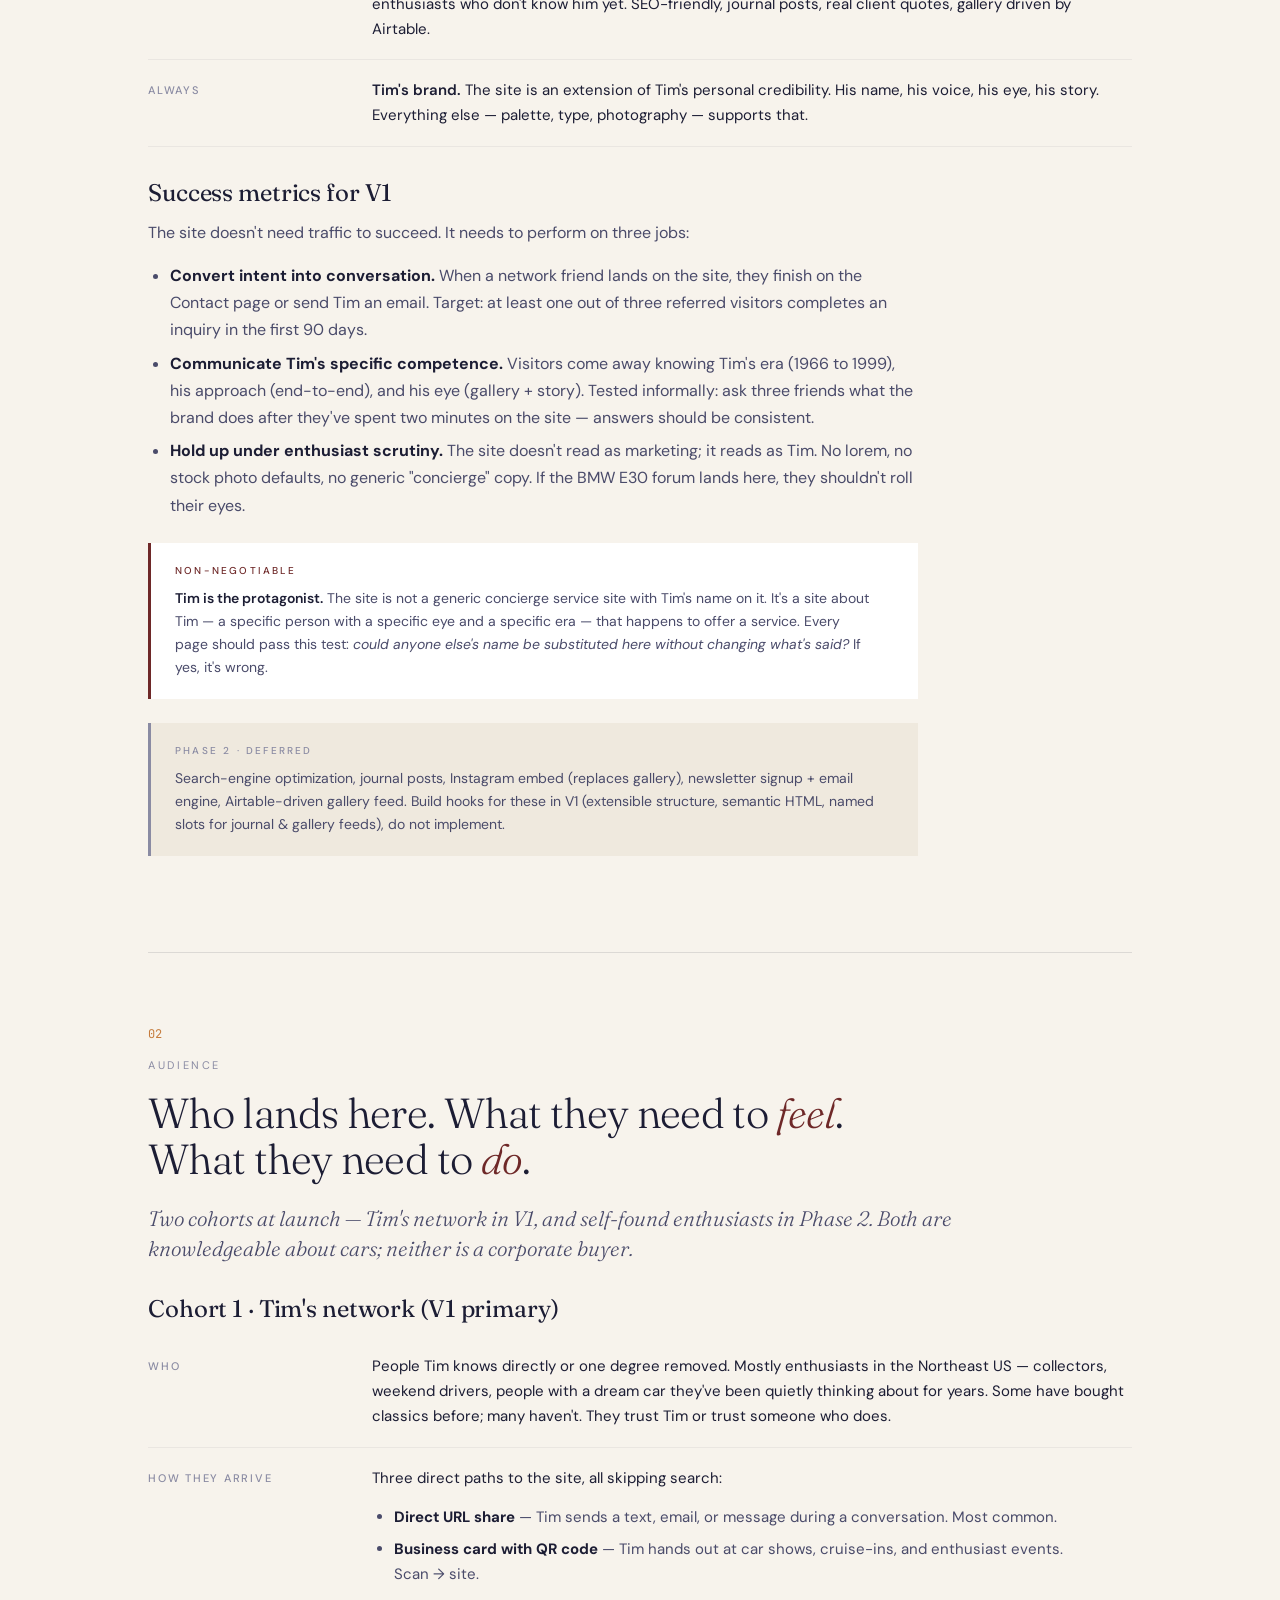
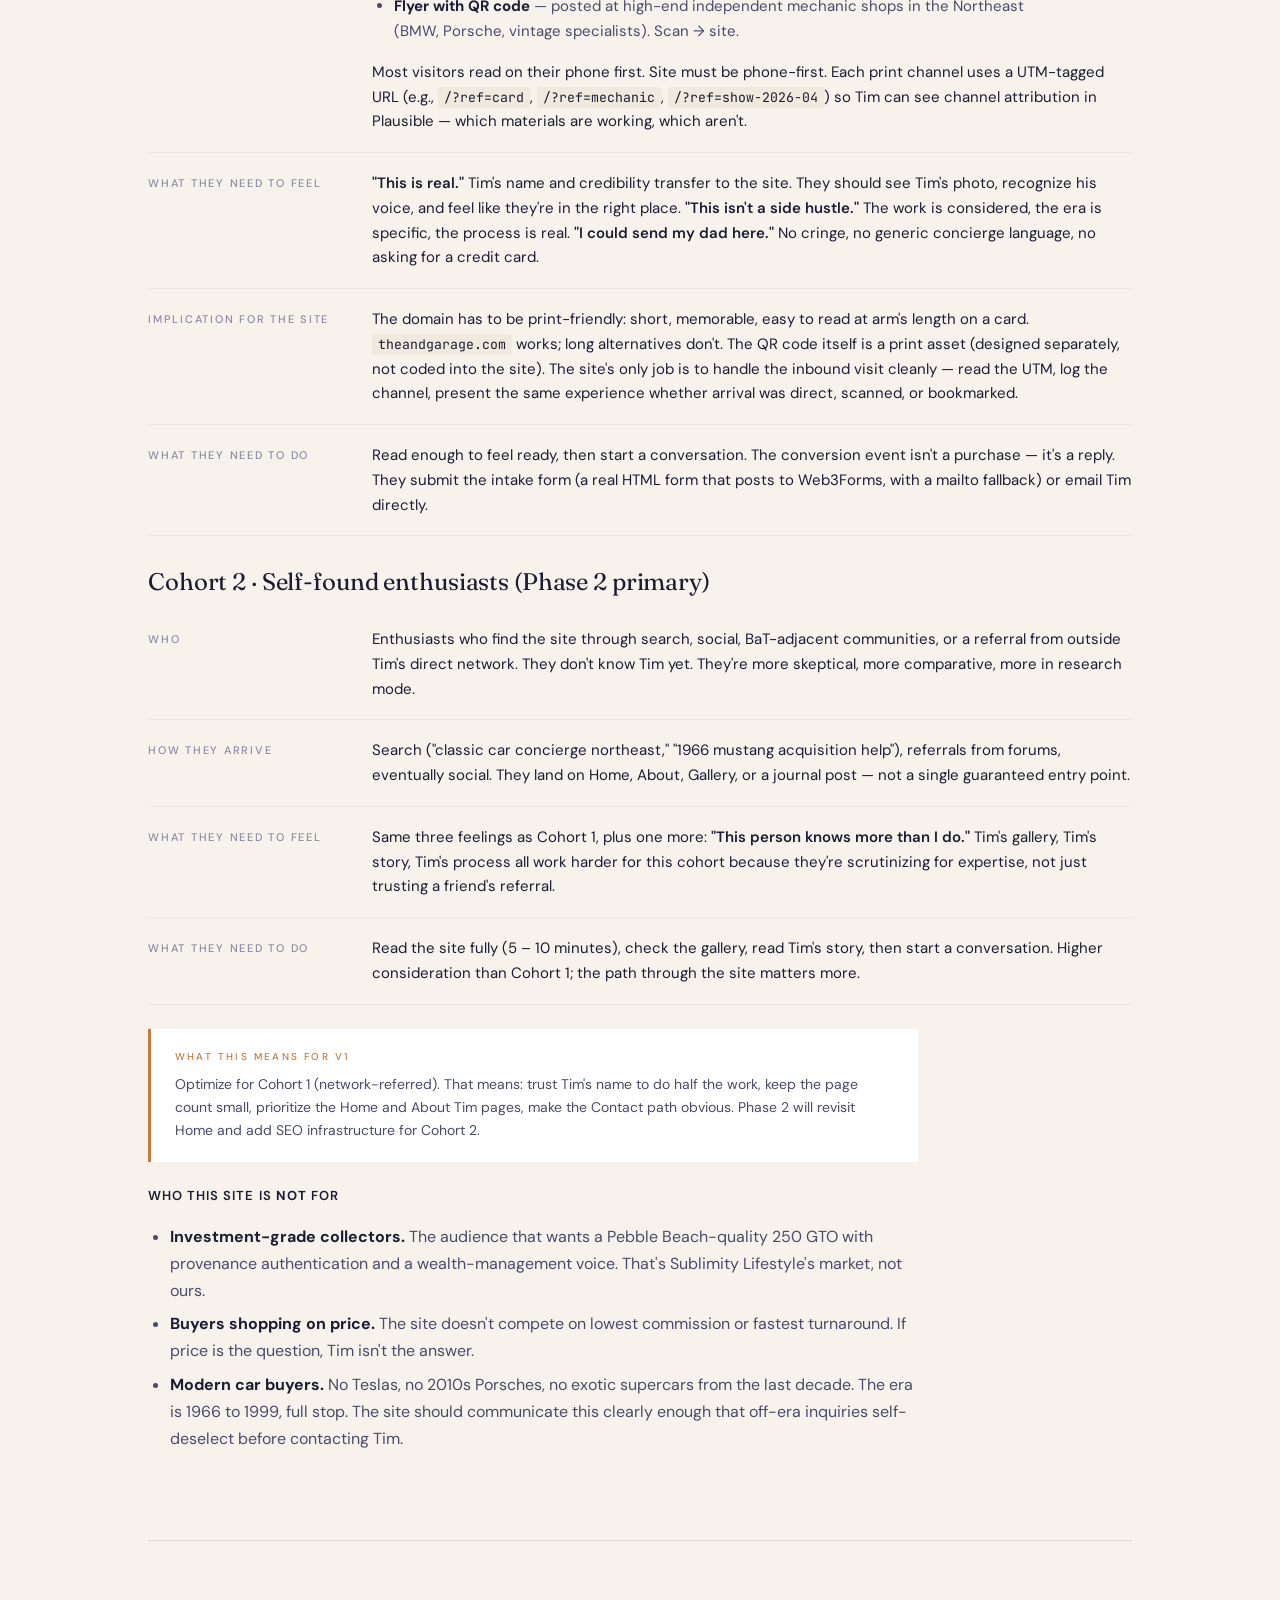
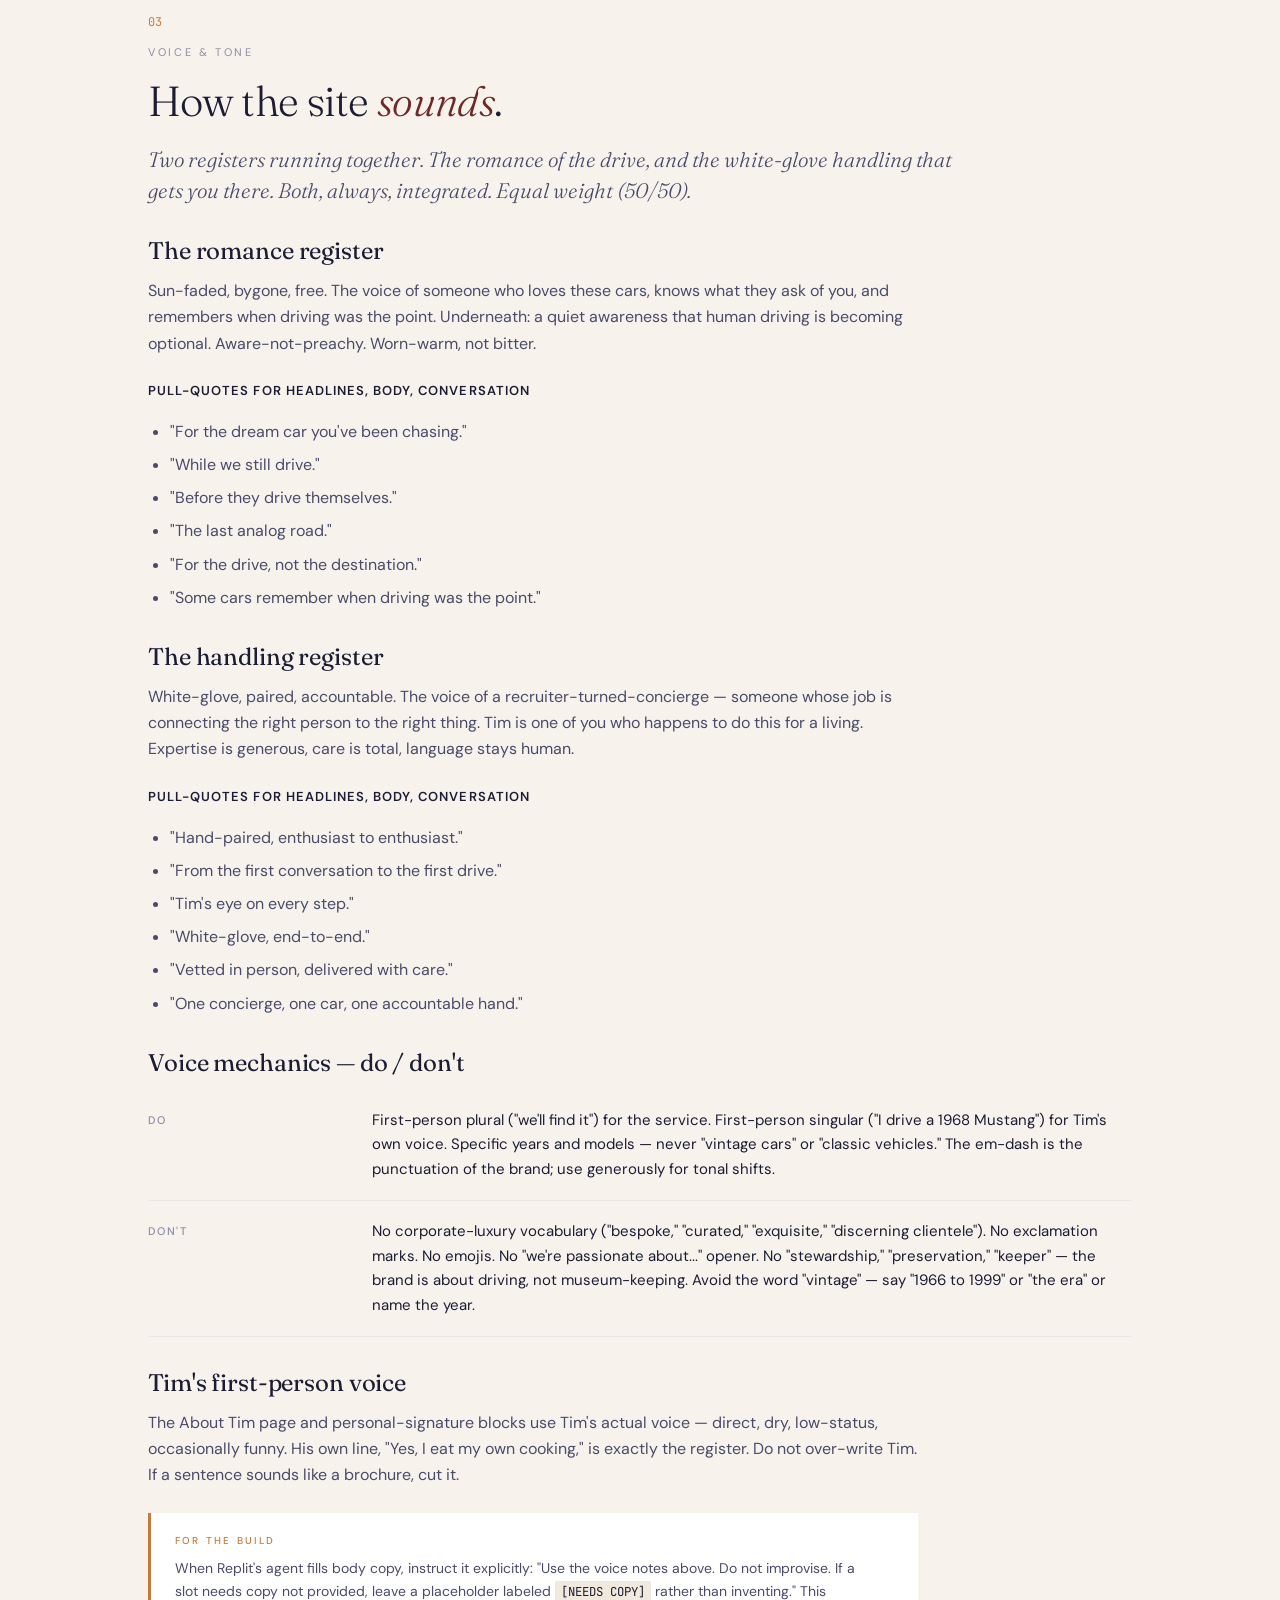
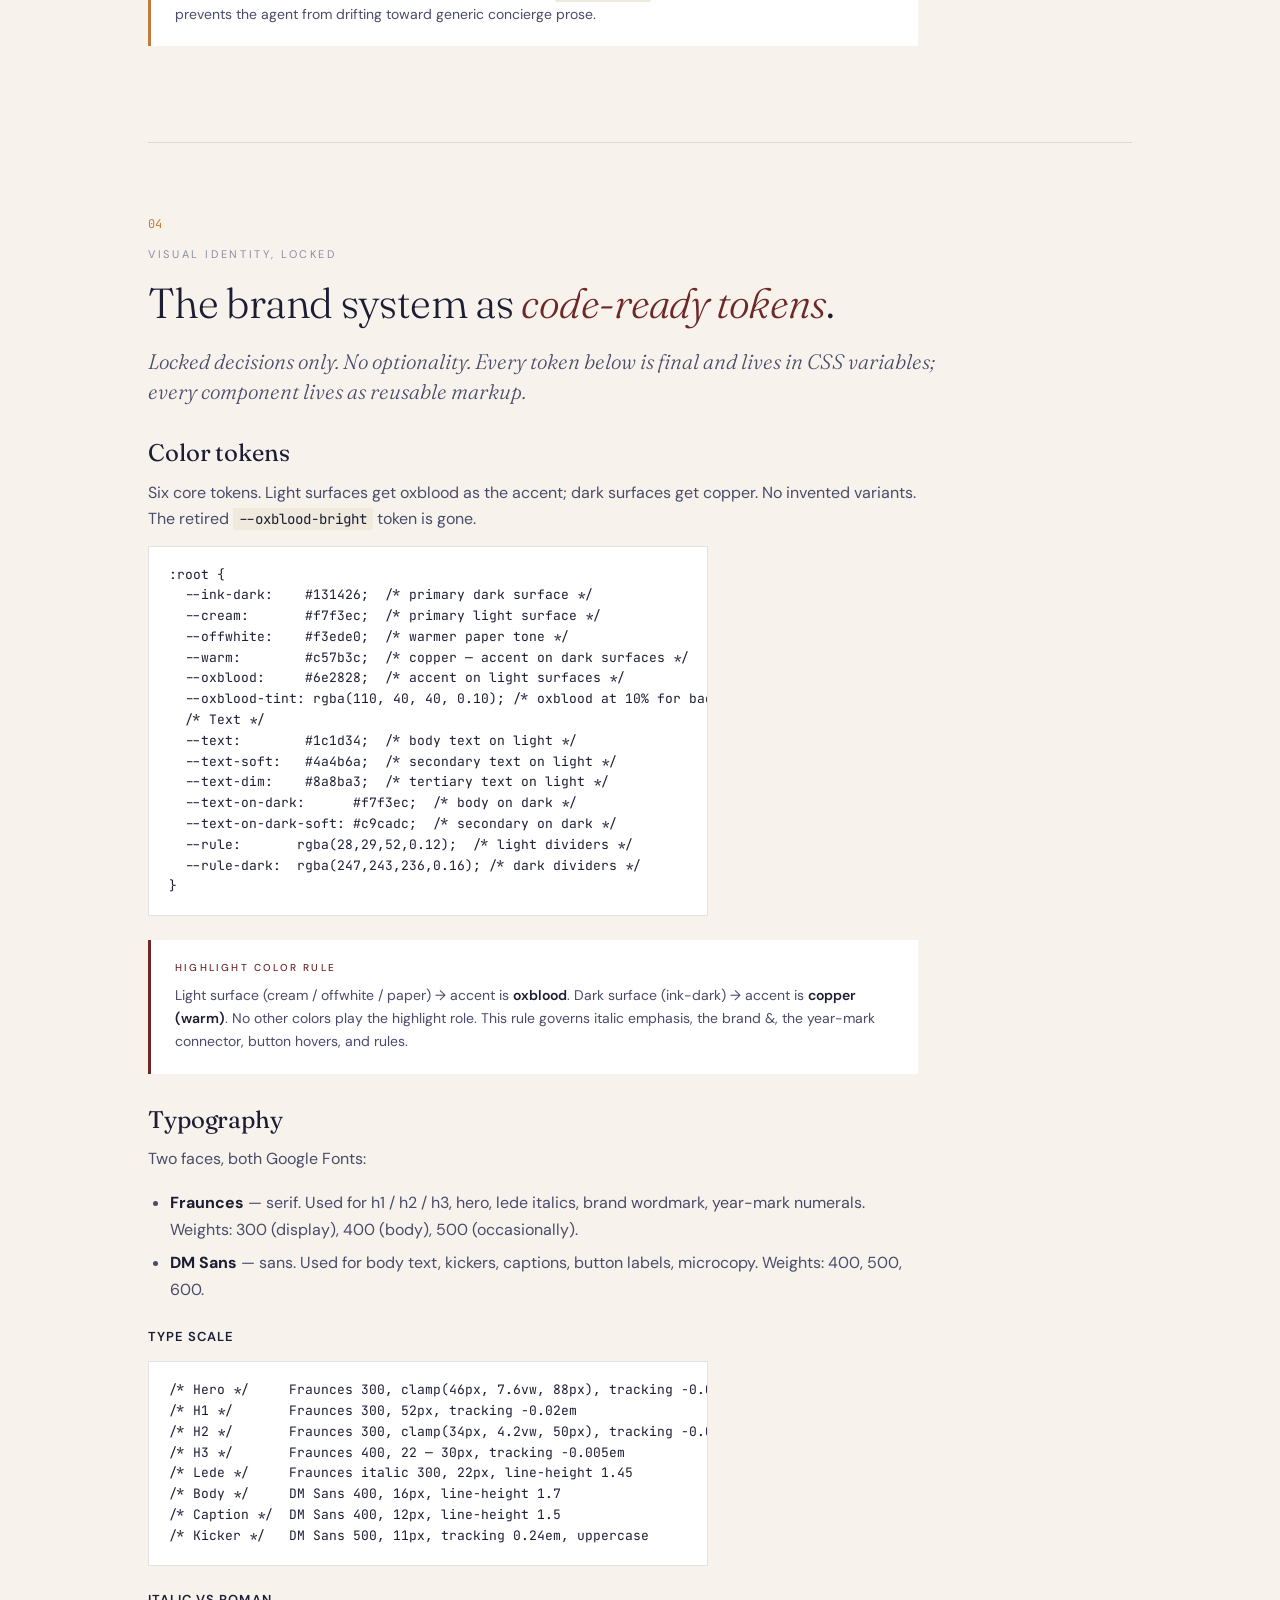
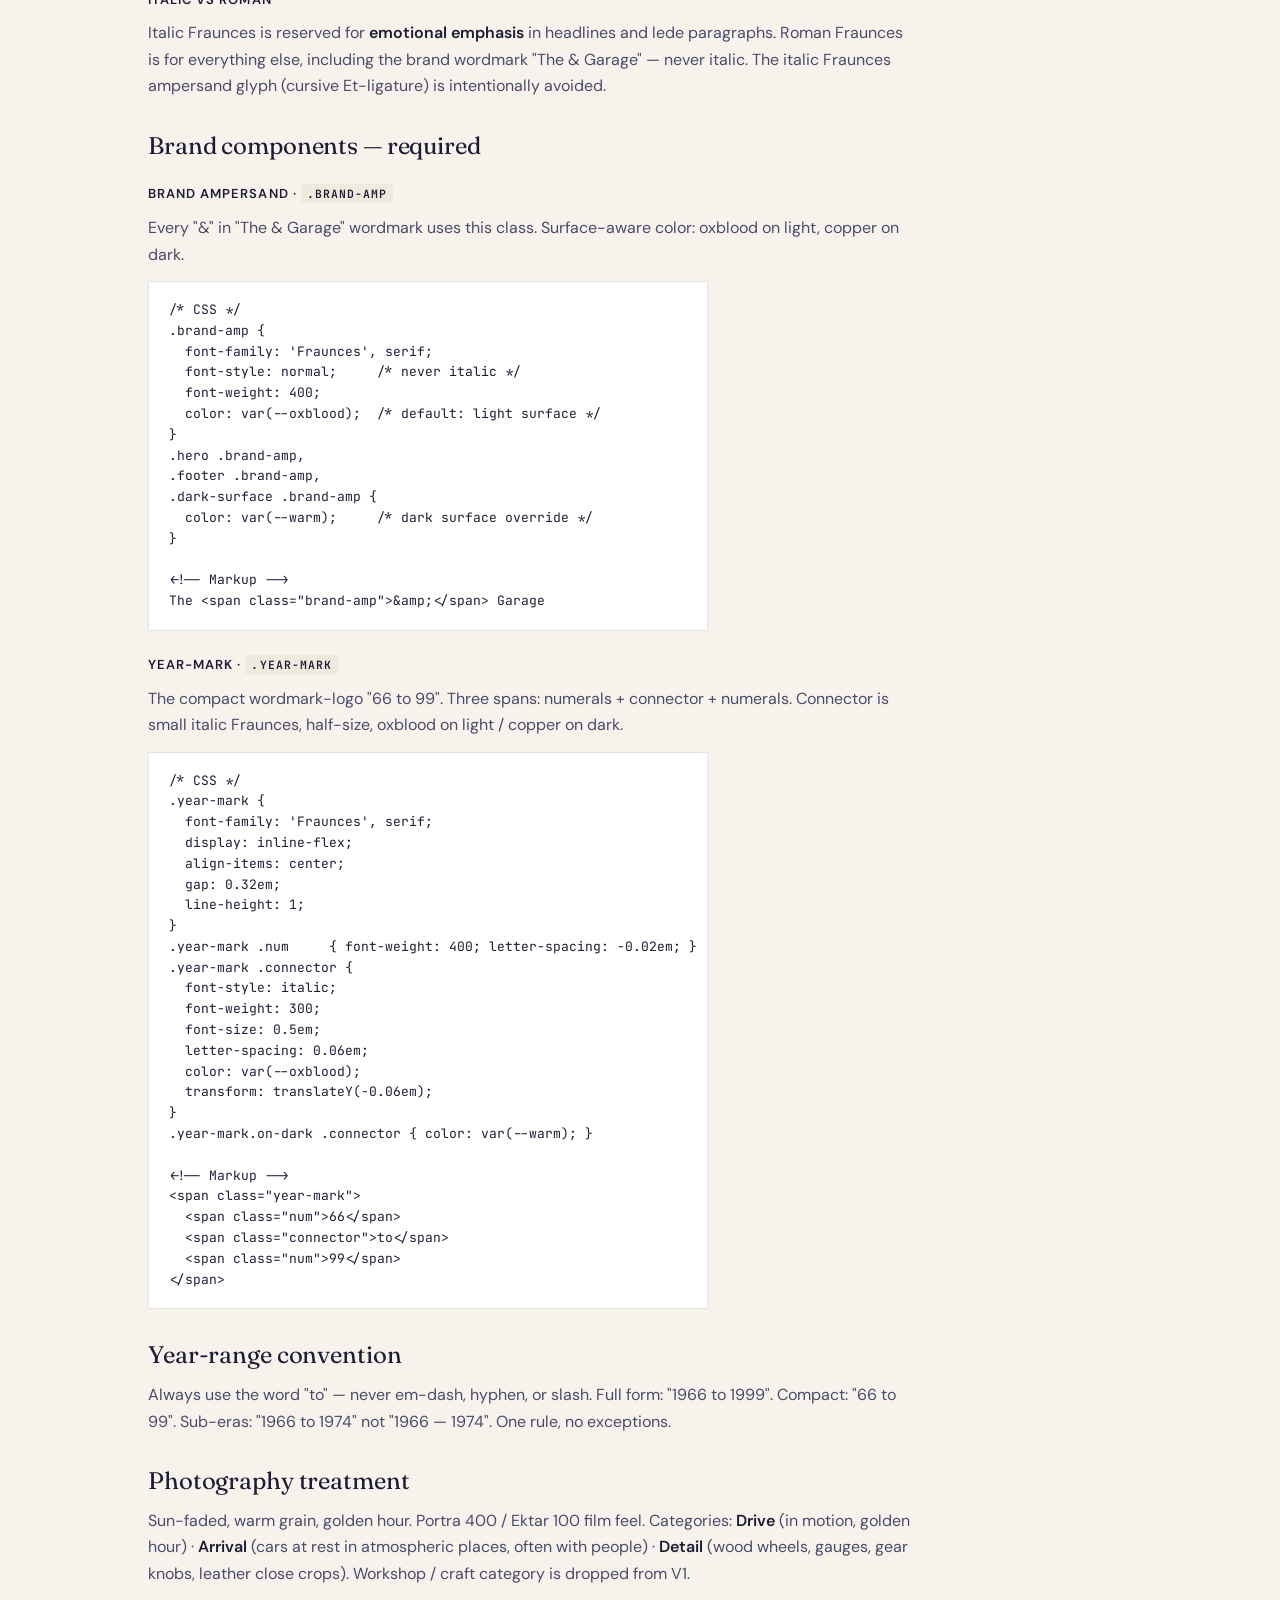
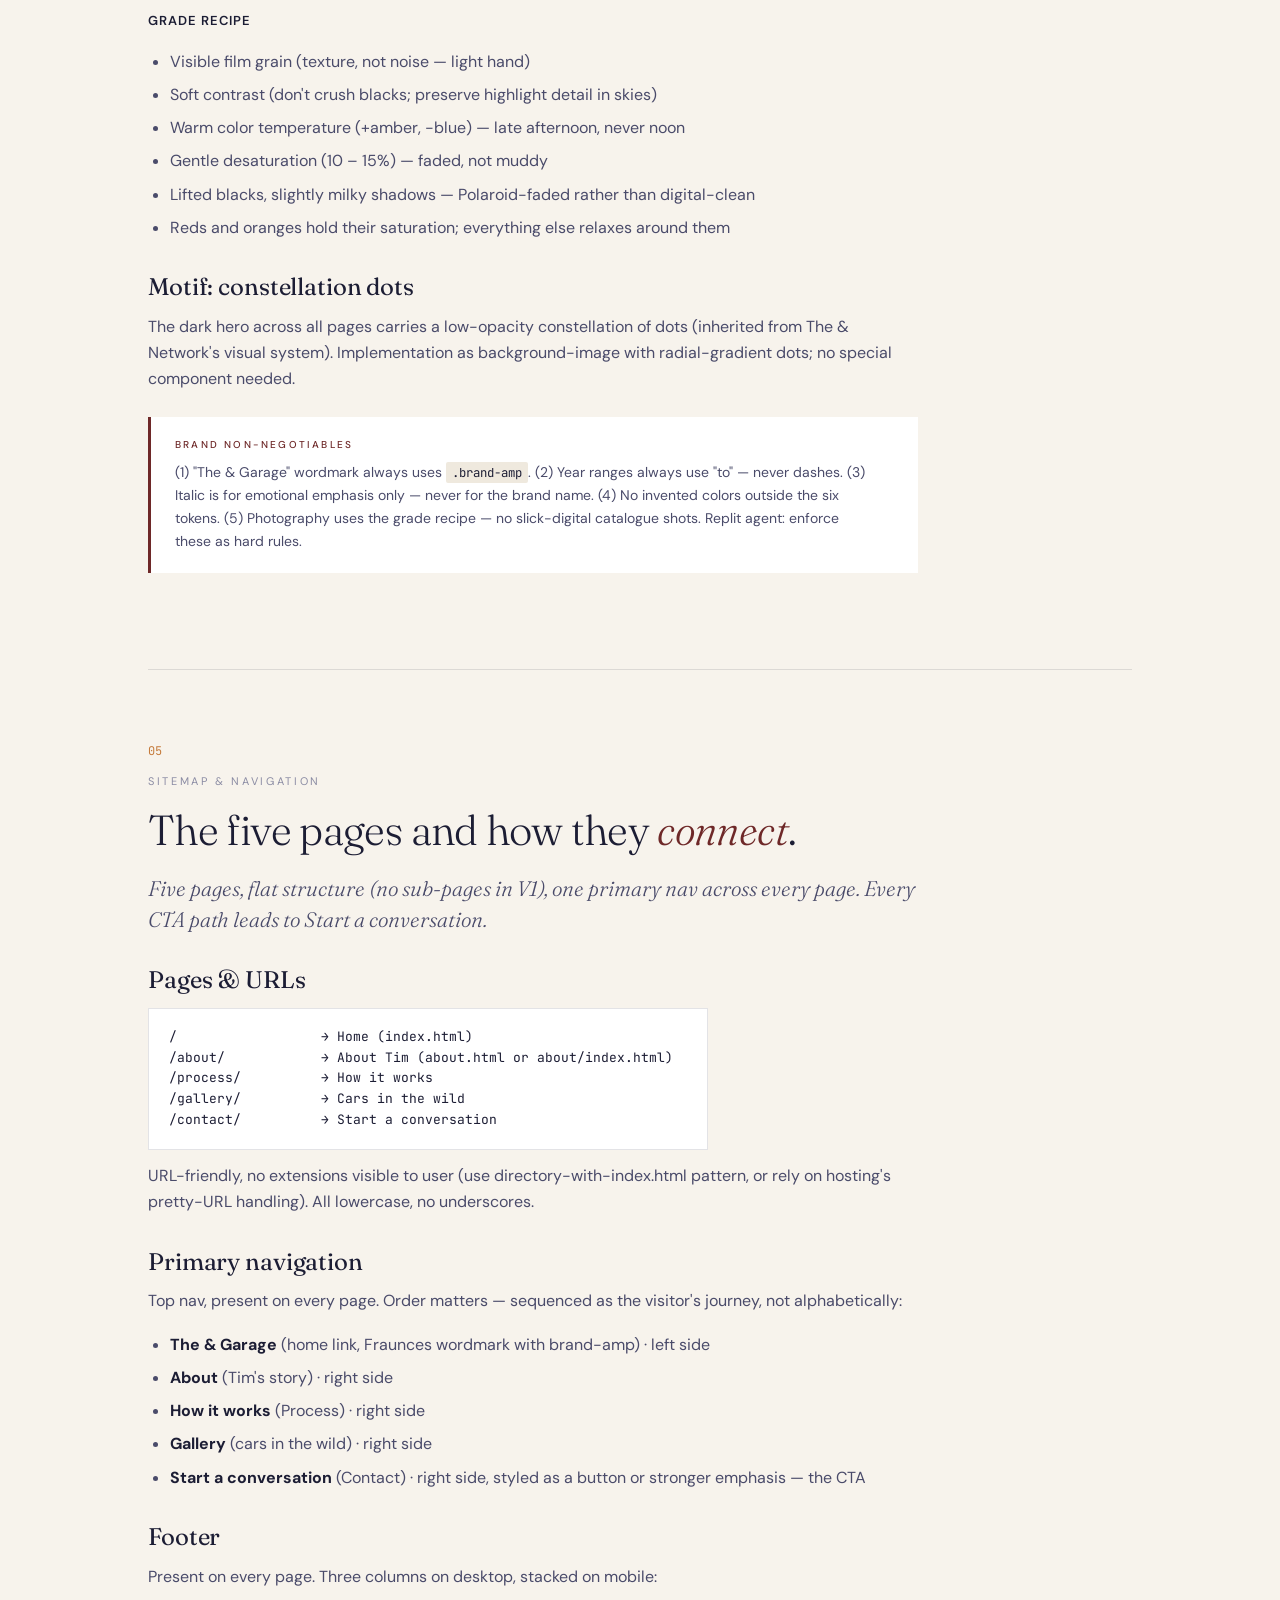
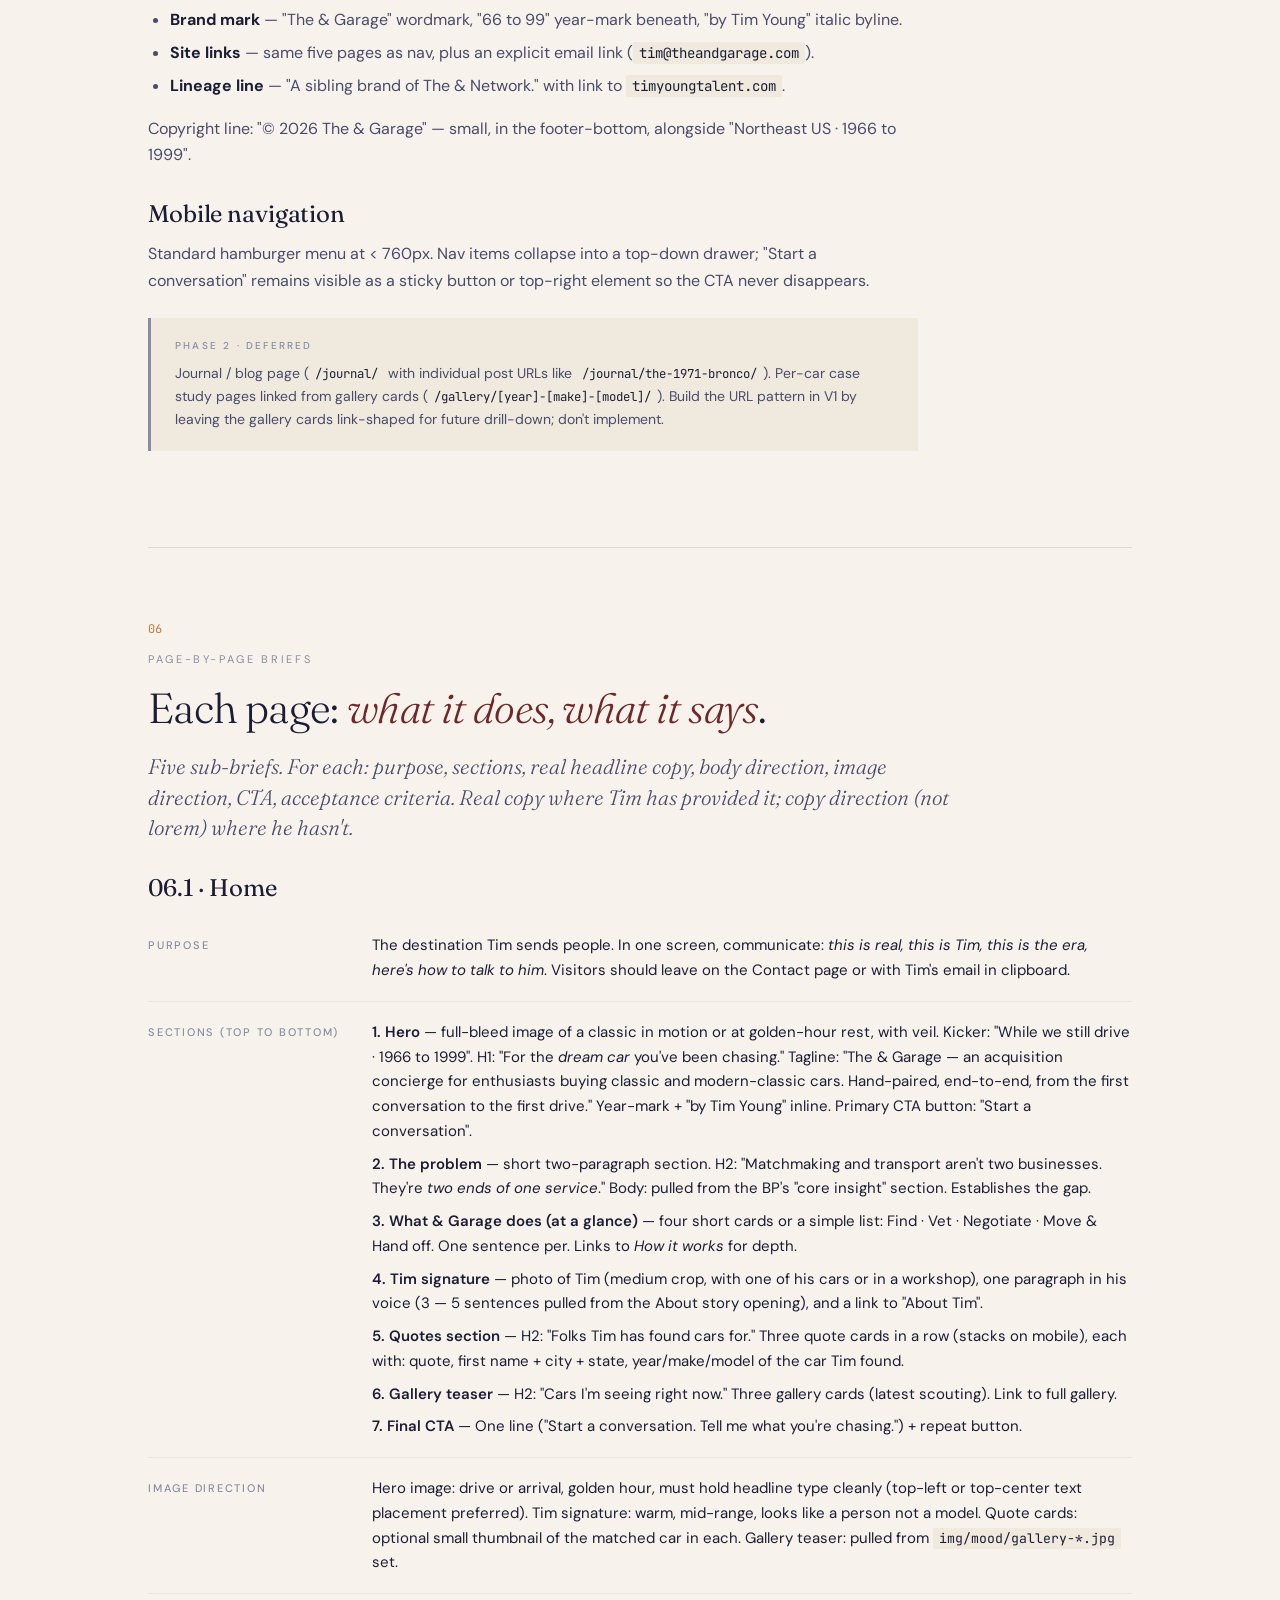
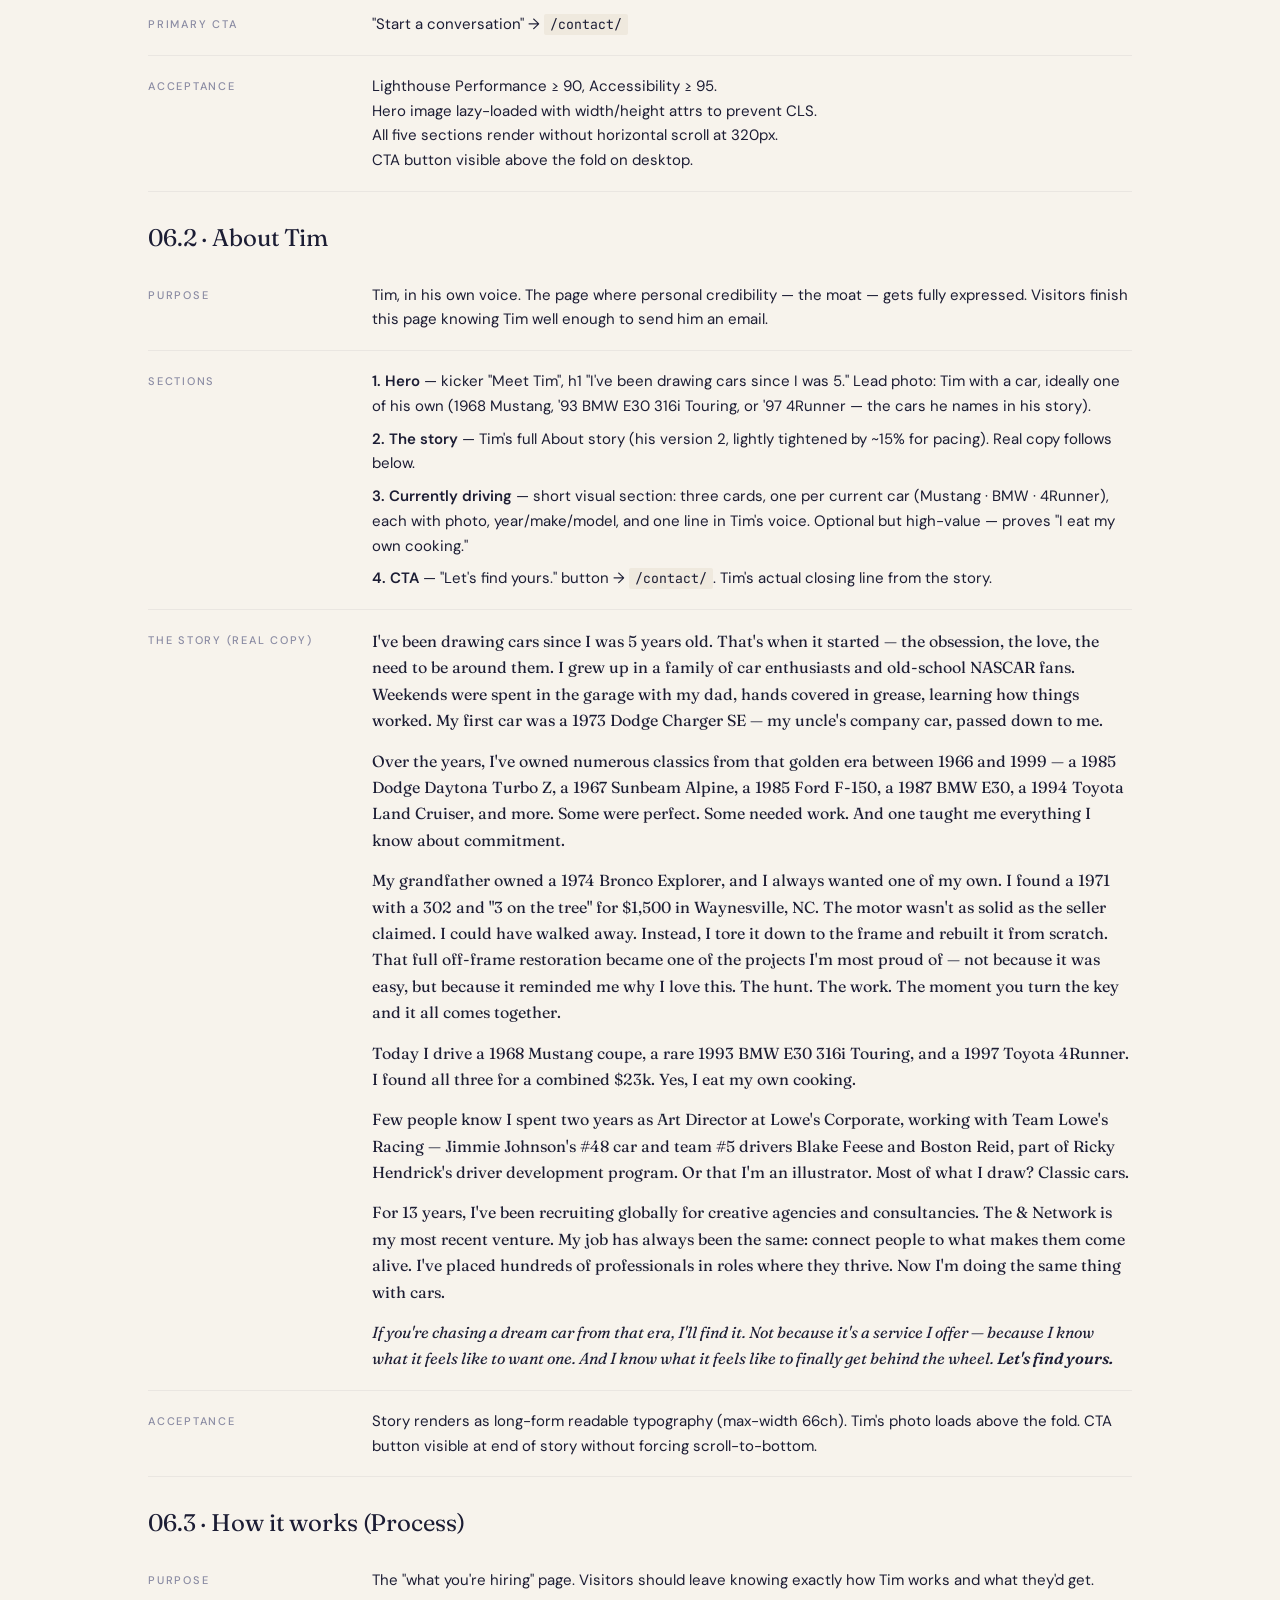
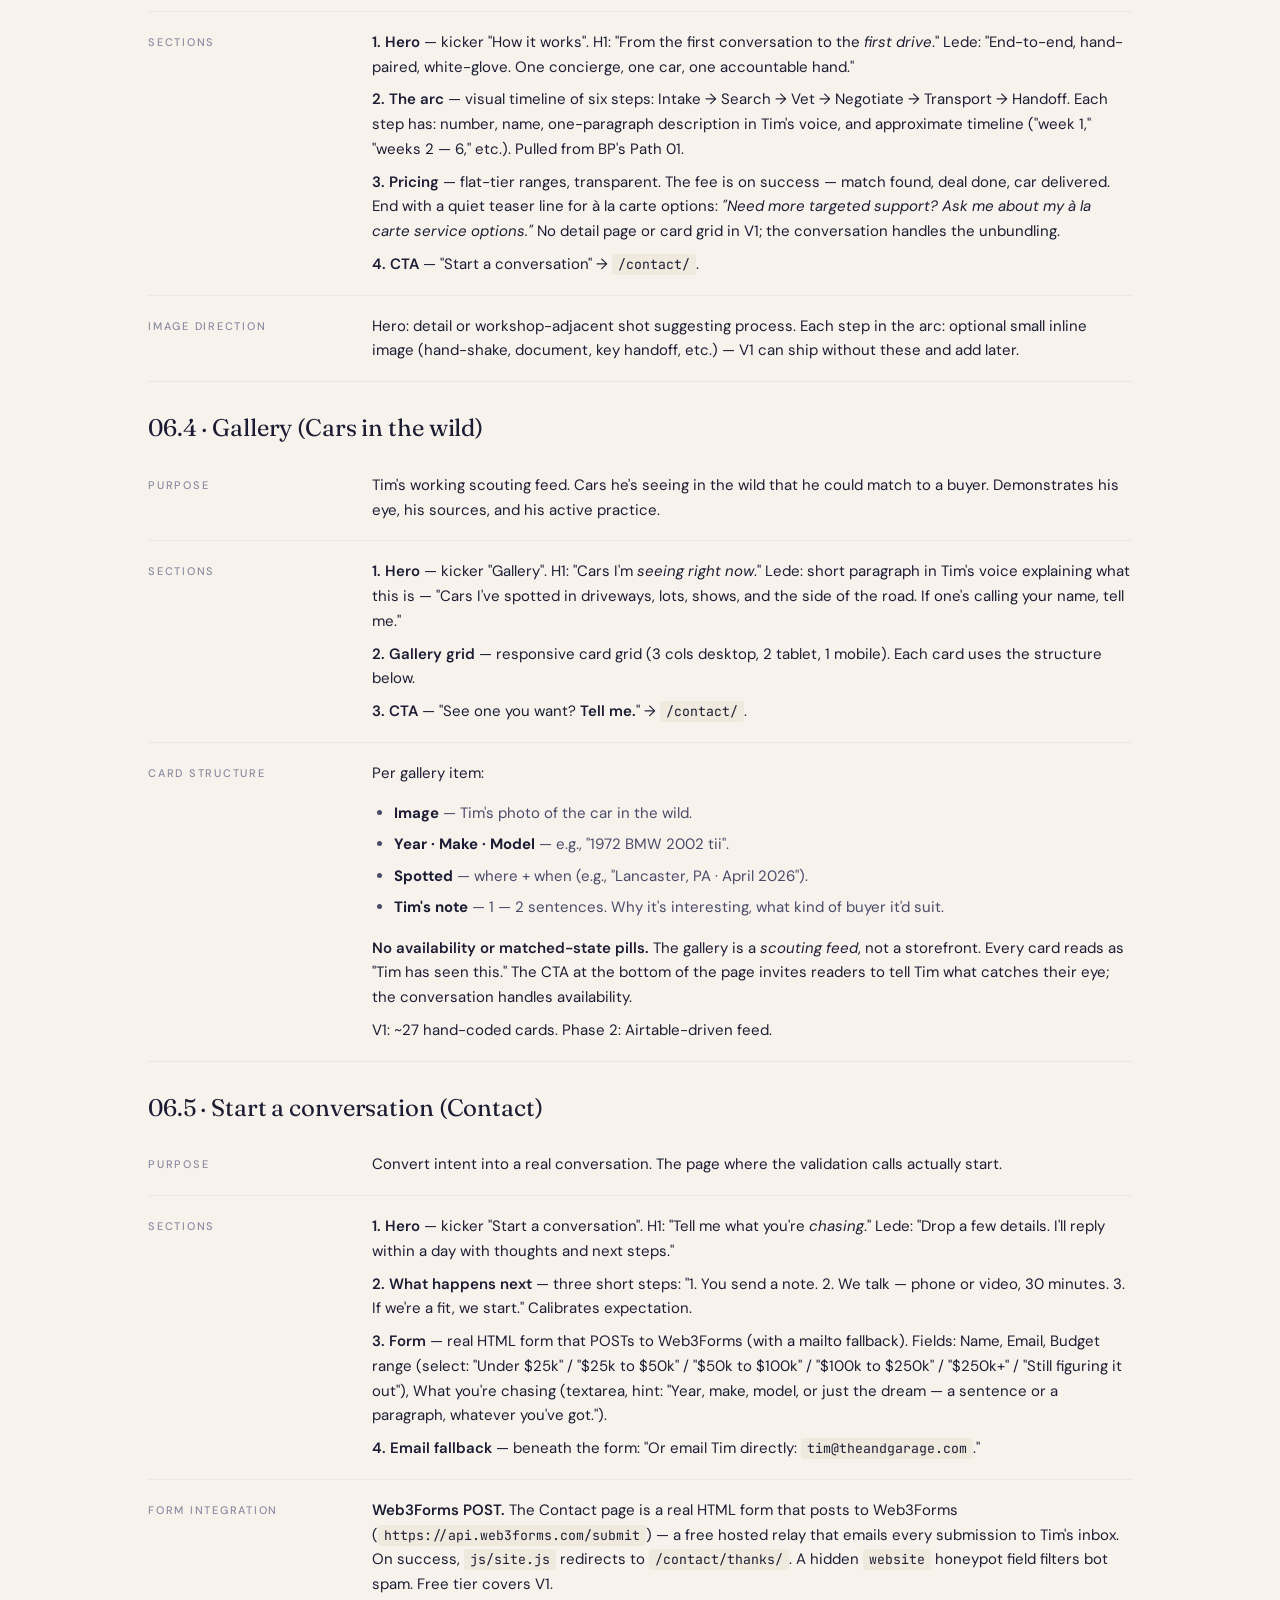
<file: site-brief.html>
<!DOCTYPE html>
<html lang="en">
<head>
<meta charset="UTF-8">
<meta name="viewport" content="width=device-width, initial-scale=1.0">
<meta name="robots" content="noindex, nofollow">
<title>Site Brief — The & Garage</title>
<link rel="preconnect" href="https://fonts.googleapis.com">
<link rel="preconnect" href="https://fonts.gstatic.com" crossorigin>
<link href="https://fonts.googleapis.com/css2?family=Fraunces:ital,opsz,wght@0,9..144,300;0,9..144,400;0,9..144,500;0,9..144,700;1,9..144,300;1,9..144,400&family=DM+Sans:ital,wght@0,400;0,500;0,600;0,700;1,400&family=JetBrains+Mono:wght@400;500&display=swap" rel="stylesheet">
<style>
  :root {
    --ink-dark: #131426;
    --ink-dark-2: #1c1d34;
    --cream: #f7f3ec;
    --cream-2: #efe9de;
    --paper: #ffffff;
    --text: #1c1d34;
    --text-soft: #4a4b6a;
    --text-dim: #8a8ba3;
    --text-on-dark: #f7f3ec;
    --text-on-dark-soft: #c9cadc;
    --text-on-dark-dim: #8082a6;
    --rule: rgba(28, 29, 52, 0.12);
    --rule-soft: rgba(28, 29, 52, 0.06);
    --rule-dark: rgba(247, 243, 236, 0.16);
    --warm: #c57b3c;
    --oxblood: #6e2828;
    --oxblood-tint: rgba(110, 40, 40, 0.10);
    --offwhite: #f3ede0;
    --serif: 'Fraunces', 'Iowan Old Style', Georgia, serif;
    --sans: 'DM Sans', -apple-system, BlinkMacSystemFont, sans-serif;
    --mono: 'JetBrains Mono', 'SF Mono', Monaco, Consolas, monospace;
  }

  * { box-sizing: border-box; }
  html, body { margin: 0; padding: 0; }
  body {
    background: var(--cream);
    color: var(--text);
    font-family: var(--sans);
    font-size: 16px;
    line-height: 1.6;
    -webkit-font-smoothing: antialiased;
  }

  /* BRAND AMPERSAND */
  .brand-amp {
    font-family: var(--serif);
    font-style: normal;
    font-weight: 400;
    color: var(--oxblood);
  }
  .hero .brand-amp,
  .footer .brand-amp { color: var(--warm); }

  /* HERO */
  .hero {
    background: var(--ink-dark);
    color: var(--text-on-dark);
    padding: 18px 0 64px;
    position: relative;
    overflow: hidden;
  }
  .hero .constellation {
    position: absolute;
    inset: 0;
    opacity: 0.18;
    pointer-events: none;
    background-image:
      radial-gradient(circle at 12% 22%, #fff 1px, transparent 1.5px),
      radial-gradient(circle at 78% 18%, #fff 1px, transparent 1.5px),
      radial-gradient(circle at 32% 76%, #fff 1px, transparent 1.5px),
      radial-gradient(circle at 88% 64%, #fff 1px, transparent 1.5px),
      radial-gradient(circle at 52% 8%, #fff 1px, transparent 1.5px),
      radial-gradient(circle at 22% 92%, #fff 1px, transparent 1.5px);
  }
  .hero-inner {
    max-width: 1080px;
    margin: 0 auto;
    padding: 0 48px;
    position: relative;
    z-index: 1;
  }
  .topnav {
    display: flex;
    justify-content: space-between;
    align-items: center;
    padding: 12px 0 56px;
    font-family: var(--sans);
    font-size: 12px;
    letter-spacing: 0.12em;
    text-transform: uppercase;
    color: var(--text-on-dark-soft);
  }
  .topnav .brand {
    font-family: var(--serif);
    font-weight: 400;
    font-size: 15px;
    letter-spacing: 0.02em;
    text-transform: none;
    color: var(--text-on-dark);
    font-style: italic;
  }
  .topnav .meta-chip {
    display: inline-block;
    padding: 5px 12px;
    border: 1px solid var(--rule-dark);
    border-radius: 100px;
    font-size: 10px;
    letter-spacing: 0.16em;
  }
  .kicker {
    font-family: var(--sans);
    font-size: 11px;
    letter-spacing: 0.24em;
    text-transform: uppercase;
    color: var(--text-on-dark-dim);
    margin-bottom: 32px;
    display: flex;
    align-items: center;
    gap: 12px;
  }
  .kicker::after {
    content: "";
    flex: 1;
    height: 1px;
    background: var(--rule-dark);
    max-width: 80px;
  }
  .hero h1 {
    font-family: var(--serif);
    font-weight: 300;
    font-size: clamp(44px, 6.6vw, 74px);
    line-height: 1.04;
    letter-spacing: -0.025em;
    margin: 0 0 24px;
    max-width: 18ch;
  }
  .hero h1 em {
    font-style: italic;
    font-weight: 300;
    color: var(--warm);
  }
  .hero .tagline {
    font-family: var(--serif);
    font-style: italic;
    font-weight: 300;
    font-size: 22px;
    line-height: 1.45;
    color: var(--text-on-dark-soft);
    max-width: 56ch;
    margin: 0 0 36px;
  }
  .hero-meta {
    display: grid;
    grid-template-columns: repeat(4, 1fr);
    gap: 24px;
    padding-top: 28px;
    border-top: 1px solid var(--rule-dark);
  }
  .hero-meta .meta-item .label {
    font-size: 10px;
    letter-spacing: 0.18em;
    text-transform: uppercase;
    color: var(--text-on-dark-dim);
    margin-bottom: 6px;
    display: block;
  }
  .hero-meta .meta-item .value {
    font-family: var(--serif);
    font-weight: 400;
    font-size: 17px;
    line-height: 1.3;
    color: var(--text-on-dark);
  }

  /* TOC */
  .toc {
    background: var(--paper);
    border-bottom: 1px solid var(--rule);
    padding: 28px 0;
  }
  .toc-inner {
    max-width: 1080px;
    margin: 0 auto;
    padding: 0 48px;
  }
  .toc-tag {
    font-family: var(--sans);
    font-size: 10px;
    letter-spacing: 0.22em;
    text-transform: uppercase;
    color: var(--text-dim);
    margin-bottom: 14px;
  }
  .toc-list {
    display: grid;
    grid-template-columns: repeat(3, 1fr);
    gap: 4px 28px;
    list-style: none;
    margin: 0;
    padding: 0;
    counter-reset: toc;
  }
  .toc-list li {
    counter-increment: toc;
    padding: 4px 0;
  }
  .toc-list li a {
    font-family: var(--sans);
    font-size: 13px;
    color: var(--text);
    text-decoration: none;
    display: flex;
    gap: 10px;
  }
  .toc-list li a::before {
    content: counter(toc, decimal-leading-zero);
    color: var(--warm);
    font-family: var(--mono);
    font-size: 11px;
    flex-shrink: 0;
    padding-top: 1px;
  }
  .toc-list li a:hover { color: var(--oxblood); }

  /* CONTENT */
  .content {
    max-width: 1080px;
    margin: 0 auto;
    padding: 0 48px;
  }
  section.block {
    padding: 72px 0;
    border-bottom: 1px solid var(--rule);
    scroll-margin-top: 24px;
  }
  section.block:last-of-type { border-bottom: none; }

  .section-num {
    font-family: var(--mono);
    font-size: 12px;
    letter-spacing: 0.04em;
    color: var(--warm);
    margin-bottom: 12px;
    display: block;
  }
  .section-kicker {
    font-family: var(--sans);
    font-size: 11px;
    letter-spacing: 0.24em;
    text-transform: uppercase;
    color: var(--text-dim);
    margin-bottom: 16px;
  }
  h2 {
    font-family: var(--serif);
    font-weight: 300;
    font-size: clamp(30px, 3.8vw, 42px);
    line-height: 1.1;
    letter-spacing: -0.015em;
    margin: 0 0 20px;
    max-width: 28ch;
  }
  h2 em {
    font-family: var(--serif);
    font-style: italic;
    font-weight: 300;
    color: var(--oxblood);
  }
  h3 {
    font-family: var(--serif);
    font-weight: 400;
    font-size: 24px;
    line-height: 1.2;
    letter-spacing: -0.005em;
    margin: 32px 0 12px;
    color: var(--text);
  }
  h4 {
    font-family: var(--sans);
    font-weight: 600;
    font-size: 13px;
    letter-spacing: 0.08em;
    text-transform: uppercase;
    color: var(--text);
    margin: 24px 0 10px;
  }
  .lede {
    font-family: var(--serif);
    font-weight: 300;
    font-size: 21px;
    line-height: 1.45;
    color: var(--text-soft);
    max-width: 62ch;
    margin: 0 0 26px;
    font-style: italic;
  }
  p { margin: 0 0 12px; max-width: 70ch; line-height: 1.65; color: var(--text-soft); }
  p strong { color: var(--text); font-weight: 600; }
  ul, ol { max-width: 70ch; line-height: 1.7; color: var(--text-soft); padding-left: 22px; }
  ul li, ol li { margin-bottom: 6px; }
  ul li strong, ol li strong { color: var(--text); }
  code {
    font-family: var(--mono);
    background: var(--cream-2);
    padding: 2px 6px;
    font-size: 0.88em;
    color: var(--text);
    border-radius: 2px;
  }

  /* CALLOUTS */
  .callout {
    margin: 24px 0;
    padding: 20px 24px;
    border-left: 3px solid var(--warm);
    background: var(--paper);
    max-width: 70ch;
  }
  .callout.phase-2 { border-left-color: var(--text-dim); background: var(--cream-2); }
  .callout.must { border-left-color: var(--oxblood); }
  .callout-tag {
    font-family: var(--sans);
    font-size: 10px;
    letter-spacing: 0.22em;
    text-transform: uppercase;
    color: var(--warm);
    margin-bottom: 8px;
    font-weight: 500;
  }
  .callout.phase-2 .callout-tag { color: var(--text-dim); }
  .callout.must .callout-tag { color: var(--oxblood); }
  .callout p { font-size: 14px; margin: 0 0 6px; color: var(--text-soft); }
  .callout p:last-child { margin: 0; }

  /* ITEM TABLES (for goals, audience, components) */
  .grid-pair {
    display: grid;
    grid-template-columns: 200px 1fr;
    gap: 24px;
    padding: 18px 0;
    border-bottom: 1px solid var(--rule-soft);
    align-items: start;
  }
  .grid-pair:last-of-type { border-bottom: none; }
  .grid-pair .label {
    font-family: var(--sans);
    font-size: 11px;
    letter-spacing: 0.16em;
    text-transform: uppercase;
    color: var(--text-dim);
    padding-top: 4px;
    font-weight: 500;
  }
  .grid-pair .value {
    color: var(--text);
    font-size: 15px;
    line-height: 1.6;
  }
  .grid-pair .value p { margin-bottom: 8px; max-width: none; color: var(--text); }
  .grid-pair .value p:last-child { margin-bottom: 0; }

  /* PLACEHOLDER */
  .placeholder {
    margin: 24px 0;
    padding: 28px;
    background: var(--cream-2);
    border: 1px dashed rgba(28,29,52,0.2);
    text-align: center;
    color: var(--text-dim);
    font-family: var(--sans);
    font-size: 13px;
    font-style: italic;
  }

  /* TOC AT TOP — Sticky on desktop */
  @media (min-width: 1100px) {
    /* No sticky for now to keep things simple */
  }

  /* FOOTER */
  .footer {
    background: var(--ink-dark);
    color: var(--text-on-dark);
    padding: 56px 0 48px;
  }
  .footer-inner {
    max-width: 1080px;
    margin: 0 auto;
    padding: 0 48px;
  }
  .footer .kicker-footer {
    font-family: var(--sans);
    font-size: 11px;
    letter-spacing: 0.24em;
    text-transform: uppercase;
    color: var(--text-on-dark-dim);
    margin-bottom: 18px;
  }
  .footer h2 {
    color: var(--text-on-dark);
    font-size: clamp(28px, 3.4vw, 40px);
    margin: 0 0 14px;
    max-width: 30ch;
  }
  .footer h2 em { color: var(--warm); font-style: italic; }
  .footer .foot-note {
    font-family: var(--serif);
    font-style: italic;
    font-weight: 300;
    font-size: 18px;
    color: var(--text-on-dark-soft);
    max-width: 60ch;
    margin: 0 0 28px;
  }
  .foot-bottom {
    display: flex;
    justify-content: space-between;
    padding-top: 22px;
    border-top: 1px solid var(--rule-dark);
    font-family: var(--sans);
    font-size: 11px;
    letter-spacing: 0.14em;
    text-transform: uppercase;
    color: var(--text-on-dark-dim);
  }

  /* RESPONSIVE */
  @media (max-width: 900px) {
    .hero-inner, .toc-inner, .content, .footer-inner { padding: 0 28px; }
    .hero-meta { grid-template-columns: repeat(2, 1fr); gap: 18px; }
    .toc-list { grid-template-columns: repeat(2, 1fr); }
    .grid-pair { grid-template-columns: 1fr; gap: 8px; }
    section.block { padding: 56px 0; }
  }
  @media (max-width: 560px) {
    .hero-inner, .toc-inner, .content, .footer-inner { padding: 0 20px; }
    .toc-list { grid-template-columns: 1fr; }
  }
</style>
</head>
<body>

<!-- ==================== HERO ==================== -->
<header class="hero">
  <div class="constellation"></div>
  <div class="hero-inner">
    <nav class="topnav">
      <span class="brand">Site Brief · v0.1 · DRAFT</span>
      <span class="meta-chip">Internal · Tim &amp; Kendra</span>
    </nav>

    <div class="kicker">The <span class="brand-amp">&amp;</span> Garage · build brief for Replit</div>

    <h1>Build the <em>site</em>. Validation now, lead-gen later.</h1>

    <p class="tagline">A small, focused, fast-shipping V1 for The <span class="brand-amp">&amp;</span> Garage. Five pages, real copy, locked brand system, optimized for Replit's AI agent. Phase 2 hooks marked clearly so the build stays in scope. Complete draft as of 2026-04-25.</p>

    <div class="hero-meta">
      <div class="meta-item">
        <span class="label">Pages · V1</span>
        <div class="value">5 (Home · About · Process · Gallery · Contact)</div>
      </div>
      <div class="meta-item">
        <span class="label">Stack</span>
        <div class="value">Static HTML + CSS<br>+ minimal JS</div>
      </div>
      <div class="meta-item">
        <span class="label">Built by</span>
        <div class="value">Kendra<br>+ Replit AI agent</div>
      </div>
      <div class="meta-item">
        <span class="label">Timeline</span>
        <div class="value">2 — 4 weeks<br>to live V1</div>
      </div>
    </div>
  </div>
</header>

<!-- ==================== TABLE OF CONTENTS ==================== -->
<nav class="toc">
  <div class="toc-inner">
    <div class="toc-tag">Sections</div>
    <ol class="toc-list">
      <li><a href="#goals">Project &amp; goals</a></li>
      <li><a href="#audience">Audience</a></li>
      <li><a href="#voice">Voice &amp; tone</a></li>
      <li><a href="#identity">Visual identity, locked</a></li>
      <li><a href="#sitemap">Sitemap &amp; navigation</a></li>
      <li><a href="#pages">Page-by-page briefs</a></li>
      <li><a href="#components">Component inventory</a></li>
      <li><a href="#content">Content &amp; copy</a></li>
      <li><a href="#photography">Photography &amp; assets</a></li>
      <li><a href="#tech">Tech &amp; deployment</a></li>
      <li><a href="#scope">Scope &amp; phasing</a></li>
      <li><a href="#out-of-scope">Out of scope (V1)</a></li>
    </ol>
  </div>
</nav>

<!-- ==================== CONTENT ==================== -->
<main class="content">

  <!-- ============ 01 · PROJECT & GOALS ============ -->
  <section class="block" id="goals">
    <span class="section-num">01</span>
    <div class="section-kicker">Project &amp; goals</div>
    <h2>What we're building, and what success <em>looks like</em>.</h2>
    <p class="lede">A focused 5-page site for The <span class="brand-amp">&amp;</span> Garage that launches as a validation tool for Tim's network and is built to extend into a lead-gen site as engagements compound.</p>

    <h3>What is The <span class="brand-amp">&amp;</span> Garage?</h3>
    <p>An acquisition concierge for enthusiasts buying classic and modern-classic cars from the era 1966 to 1999. End-to-end service, from the first conversation to the first drive — intake, search, vetting, negotiation, transport, handoff. Tim Young is the operator; the brand is a sibling to his existing recruiting practice, The <span class="brand-amp">&amp;</span> Network.</p>

    <h3>What is the site for?</h3>
    <div class="grid-pair">
      <div class="label">Primary job · V1</div>
      <div class="value">
        <p><strong>Validation tool.</strong> A credible URL Tim sends to people in his network when he's setting up validation conversations. The site makes the conversation easier to have — it shows the offer, the operator, and the way of working before the call.</p>
      </div>
    </div>
    <div class="grid-pair">
      <div class="label">Secondary job · Phase 2</div>
      <div class="value">
        <p><strong>Lead-gen surface.</strong> Once Tim has 3 – 5 engagements behind him, the site becomes the front door for enthusiasts who don't know him yet. SEO-friendly, journal posts, real client quotes, gallery driven by Airtable.</p>
      </div>
    </div>
    <div class="grid-pair">
      <div class="label">Always</div>
      <div class="value">
        <p><strong>Tim's brand.</strong> The site is an extension of Tim's personal credibility. His name, his voice, his eye, his story. Everything else — palette, type, photography — supports that.</p>
      </div>
    </div>

    <h3>Success metrics for V1</h3>
    <p>The site doesn't need traffic to succeed. It needs to perform on three jobs:</p>
    <ul>
      <li><strong>Convert intent into conversation.</strong> When a network friend lands on the site, they finish on the Contact page or send Tim an email. Target: at least one out of three referred visitors completes an inquiry in the first 90 days.</li>
      <li><strong>Communicate Tim's specific competence.</strong> Visitors come away knowing Tim's era (1966 to 1999), his approach (end-to-end), and his eye (gallery + story). Tested informally: ask three friends what the brand does after they've spent two minutes on the site — answers should be consistent.</li>
      <li><strong>Hold up under enthusiast scrutiny.</strong> The site doesn't read as marketing; it reads as Tim. No lorem, no stock photo defaults, no generic "concierge" copy. If the BMW E30 forum lands here, they shouldn't roll their eyes.</li>
    </ul>

    <div class="callout must">
      <div class="callout-tag">Non-negotiable</div>
      <p><strong>Tim is the protagonist.</strong> The site is not a generic concierge service site with Tim's name on it. It's a site about Tim — a specific person with a specific eye and a specific era — that happens to offer a service. Every page should pass this test: <em>could anyone else's name be substituted here without changing what's said?</em> If yes, it's wrong.</p>
    </div>

    <div class="callout phase-2">
      <div class="callout-tag">Phase 2 · deferred</div>
      <p>Search-engine optimization, journal posts, Instagram embed (replaces gallery), newsletter signup + email engine, Airtable-driven gallery feed. Build hooks for these in V1 (extensible structure, semantic HTML, named slots for journal &amp; gallery feeds), do not implement.</p>
    </div>
  </section>

  <!-- ============ 02 · AUDIENCE ============ -->
  <section class="block" id="audience">
    <span class="section-num">02</span>
    <div class="section-kicker">Audience</div>
    <h2>Who lands here. What they need to <em>feel</em>. What they need to <em>do</em>.</h2>
    <p class="lede">Two cohorts at launch — Tim's network in V1, and self-found enthusiasts in Phase 2. Both are knowledgeable about cars; neither is a corporate buyer.</p>

    <h3>Cohort 1 · Tim's network (V1 primary)</h3>
    <div class="grid-pair">
      <div class="label">Who</div>
      <div class="value">
        <p>People Tim knows directly or one degree removed. Mostly enthusiasts in the Northeast US — collectors, weekend drivers, people with a dream car they've been quietly thinking about for years. Some have bought classics before; many haven't. They trust Tim or trust someone who does.</p>
      </div>
    </div>
    <div class="grid-pair">
      <div class="label">How they arrive</div>
      <div class="value">
        <p>Three direct paths to the site, all skipping search:</p>
        <ul>
          <li><strong>Direct URL share</strong> — Tim sends a text, email, or message during a conversation. Most common.</li>
          <li><strong>Business card with QR code</strong> — Tim hands out at car shows, cruise-ins, and enthusiast events. Scan → site.</li>
          <li><strong>Flyer with QR code</strong> — posted at high-end independent mechanic shops in the Northeast (BMW, Porsche, vintage specialists). Scan → site.</li>
        </ul>
        <p>Most visitors read on their phone first. Site must be phone-first. Each print channel uses a UTM-tagged URL (e.g., <code>/?ref=card</code>, <code>/?ref=mechanic</code>, <code>/?ref=show-2026-04</code>) so Tim can see channel attribution in Plausible — which materials are working, which aren't.</p>
      </div>
    </div>
    <div class="grid-pair">
      <div class="label">What they need to feel</div>
      <div class="value">
        <p><strong>"This is real."</strong> Tim's name and credibility transfer to the site. They should see Tim's photo, recognize his voice, and feel like they're in the right place. <strong>"This isn't a side hustle."</strong> The work is considered, the era is specific, the process is real. <strong>"I could send my dad here."</strong> No cringe, no generic concierge language, no asking for a credit card.</p>
      </div>
    </div>
    <div class="grid-pair">
      <div class="label">Implication for the site</div>
      <div class="value">
        <p>The domain has to be print-friendly: short, memorable, easy to read at arm's length on a card. <code>theandgarage.com</code> works; long alternatives don't. The QR code itself is a print asset (designed separately, not coded into the site). The site's only job is to handle the inbound visit cleanly — read the UTM, log the channel, present the same experience whether arrival was direct, scanned, or bookmarked.</p>
      </div>
    </div>
    <div class="grid-pair">
      <div class="label">What they need to do</div>
      <div class="value">
        <p>Read enough to feel ready, then start a conversation. The conversion event isn't a purchase — it's a reply. They submit the intake form (a real HTML form that posts to Web3Forms, with a mailto fallback) or email Tim directly.</p>
      </div>
    </div>

    <h3>Cohort 2 · Self-found enthusiasts (Phase 2 primary)</h3>
    <div class="grid-pair">
      <div class="label">Who</div>
      <div class="value">
        <p>Enthusiasts who find the site through search, social, BaT-adjacent communities, or a referral from outside Tim's direct network. They don't know Tim yet. They're more skeptical, more comparative, more in research mode.</p>
      </div>
    </div>
    <div class="grid-pair">
      <div class="label">How they arrive</div>
      <div class="value">
        <p>Search ("classic car concierge northeast," "1966 mustang acquisition help"), referrals from forums, eventually social. They land on Home, About, Gallery, or a journal post — not a single guaranteed entry point.</p>
      </div>
    </div>
    <div class="grid-pair">
      <div class="label">What they need to feel</div>
      <div class="value">
        <p>Same three feelings as Cohort 1, plus one more: <strong>"This person knows more than I do."</strong> Tim's gallery, Tim's story, Tim's process all work harder for this cohort because they're scrutinizing for expertise, not just trusting a friend's referral.</p>
      </div>
    </div>
    <div class="grid-pair">
      <div class="label">What they need to do</div>
      <div class="value">
        <p>Read the site fully (5 – 10 minutes), check the gallery, read Tim's story, then start a conversation. Higher consideration than Cohort 1; the path through the site matters more.</p>
      </div>
    </div>

    <div class="callout">
      <div class="callout-tag">What this means for V1</div>
      <p>Optimize for Cohort 1 (network-referred). That means: trust Tim's name to do half the work, keep the page count small, prioritize the Home and About Tim pages, make the Contact path obvious. Phase 2 will revisit Home and add SEO infrastructure for Cohort 2.</p>
    </div>

    <h4>Who this site is <strong>not</strong> for</h4>
    <ul>
      <li><strong>Investment-grade collectors.</strong> The audience that wants a Pebble Beach-quality 250 GTO with provenance authentication and a wealth-management voice. That's Sublimity Lifestyle's market, not ours.</li>
      <li><strong>Buyers shopping on price.</strong> The site doesn't compete on lowest commission or fastest turnaround. If price is the question, Tim isn't the answer.</li>
      <li><strong>Modern car buyers.</strong> No Teslas, no 2010s Porsches, no exotic supercars from the last decade. The era is 1966 to 1999, full stop. The site should communicate this clearly enough that off-era inquiries self-deselect before contacting Tim.</li>
    </ul>
  </section>

  <!-- ============ 03 — 12 · PLACEHOLDERS ============ -->
  <section class="block" id="voice">
    <span class="section-num">03</span>
    <div class="section-kicker">Voice &amp; tone</div>
    <h2>How the site <em>sounds</em>.</h2>
    <p class="lede">Two registers running together. The romance of the drive, and the white-glove handling that gets you there. Both, always, integrated. Equal weight (50/50).</p>

    <h3>The romance register</h3>
    <p>Sun-faded, bygone, free. The voice of someone who loves these cars, knows what they ask of you, and remembers when driving was the point. Underneath: a quiet awareness that human driving is becoming optional. Aware-not-preachy. Worn-warm, not bitter.</p>

    <h4>Pull-quotes for headlines, body, conversation</h4>
    <ul>
      <li>"For the dream car you've been chasing."</li>
      <li>"While we still drive."</li>
      <li>"Before they drive themselves."</li>
      <li>"The last analog road."</li>
      <li>"For the drive, not the destination."</li>
      <li>"Some cars remember when driving was the point."</li>
    </ul>

    <h3>The handling register</h3>
    <p>White-glove, paired, accountable. The voice of a recruiter-turned-concierge — someone whose job is connecting the right person to the right thing. Tim is one of you who happens to do this for a living. Expertise is generous, care is total, language stays human.</p>

    <h4>Pull-quotes for headlines, body, conversation</h4>
    <ul>
      <li>"Hand-paired, enthusiast to enthusiast."</li>
      <li>"From the first conversation to the first drive."</li>
      <li>"Tim's eye on every step."</li>
      <li>"White-glove, end-to-end."</li>
      <li>"Vetted in person, delivered with care."</li>
      <li>"One concierge, one car, one accountable hand."</li>
    </ul>

    <h3>Voice mechanics — do / don't</h3>
    <div class="grid-pair">
      <div class="label">Do</div>
      <div class="value">
        <p>First-person plural ("we'll find it") for the service. First-person singular ("I drive a 1968 Mustang") for Tim's own voice. Specific years and models — never "vintage cars" or "classic vehicles." The em-dash is the punctuation of the brand; use generously for tonal shifts.</p>
      </div>
    </div>
    <div class="grid-pair">
      <div class="label">Don't</div>
      <div class="value">
        <p>No corporate-luxury vocabulary ("bespoke," "curated," "exquisite," "discerning clientele"). No exclamation marks. No emojis. No "we're passionate about..." opener. No "stewardship," "preservation," "keeper" — the brand is about driving, not museum-keeping. Avoid the word "vintage" — say "1966 to 1999" or "the era" or name the year.</p>
      </div>
    </div>

    <h3>Tim's first-person voice</h3>
    <p>The About Tim page and personal-signature blocks use Tim's actual voice — direct, dry, low-status, occasionally funny. His own line, "Yes, I eat my own cooking," is exactly the register. Do not over-write Tim. If a sentence sounds like a brochure, cut it.</p>

    <div class="callout">
      <div class="callout-tag">For the build</div>
      <p>When Replit's agent fills body copy, instruct it explicitly: "Use the voice notes above. Do not improvise. If a slot needs copy not provided, leave a placeholder labeled <code>[NEEDS COPY]</code> rather than inventing." This prevents the agent from drifting toward generic concierge prose.</p>
    </div>
  </section>

  <section class="block" id="identity">
    <span class="section-num">04</span>
    <div class="section-kicker">Visual identity, locked</div>
    <h2>The brand system as <em>code-ready tokens</em>.</h2>
    <p class="lede">Locked decisions only. No optionality. Every token below is final and lives in CSS variables; every component lives as reusable markup.</p>

    <h3>Color tokens</h3>
    <p>Six core tokens. Light surfaces get oxblood as the accent; dark surfaces get copper. No invented variants. The retired <code>--oxblood-bright</code> token is gone.</p>

    <pre style="background: var(--paper); border: 1px solid var(--rule); padding: 18px 20px; font-family: var(--mono); font-size: 13px; line-height: 1.6; overflow-x: auto; max-width: 70ch;"><code style="background: none; padding: 0; font-size: 13px;">:root {
  --ink-dark:    #131426;  /* primary dark surface */
  --cream:       #f7f3ec;  /* primary light surface */
  --offwhite:    #f3ede0;  /* warmer paper tone */
  --warm:        #c57b3c;  /* copper — accent on dark surfaces */
  --oxblood:     #6e2828;  /* accent on light surfaces */
  --oxblood-tint: rgba(110, 40, 40, 0.10); /* oxblood at 10% for backgrounds */
  /* Text */
  --text:        #1c1d34;  /* body text on light */
  --text-soft:   #4a4b6a;  /* secondary text on light */
  --text-dim:    #8a8ba3;  /* tertiary text on light */
  --text-on-dark:      #f7f3ec;  /* body on dark */
  --text-on-dark-soft: #c9cadc;  /* secondary on dark */
  --rule:       rgba(28,29,52,0.12);  /* light dividers */
  --rule-dark:  rgba(247,243,236,0.16); /* dark dividers */
}</code></pre>

    <div class="callout must">
      <div class="callout-tag">Highlight color rule</div>
      <p>Light surface (cream / offwhite / paper) → accent is <strong>oxblood</strong>. Dark surface (ink-dark) → accent is <strong>copper (warm)</strong>. No other colors play the highlight role. This rule governs italic emphasis, the brand &amp;, the year-mark connector, button hovers, and rules.</p>
    </div>

    <h3>Typography</h3>
    <p>Two faces, both Google Fonts:</p>
    <ul>
      <li><strong>Fraunces</strong> — serif. Used for h1 / h2 / h3, hero, lede italics, brand wordmark, year-mark numerals. Weights: 300 (display), 400 (body), 500 (occasionally).</li>
      <li><strong>DM Sans</strong> — sans. Used for body text, kickers, captions, button labels, microcopy. Weights: 400, 500, 600.</li>
    </ul>

    <h4>Type scale</h4>
    <pre style="background: var(--paper); border: 1px solid var(--rule); padding: 18px 20px; font-family: var(--mono); font-size: 13px; line-height: 1.6; overflow-x: auto; max-width: 70ch;"><code style="background: none; padding: 0; font-size: 13px;">/* Hero */     Fraunces 300, clamp(46px, 7.6vw, 88px), tracking -0.025em
/* H1 */       Fraunces 300, 52px, tracking -0.02em
/* H2 */       Fraunces 300, clamp(34px, 4.2vw, 50px), tracking -0.015em
/* H3 */       Fraunces 400, 22 — 30px, tracking -0.005em
/* Lede */     Fraunces italic 300, 22px, line-height 1.45
/* Body */     DM Sans 400, 16px, line-height 1.7
/* Caption */  DM Sans 400, 12px, line-height 1.5
/* Kicker */   DM Sans 500, 11px, tracking 0.24em, uppercase</code></pre>

    <h4>Italic vs roman</h4>
    <p>Italic Fraunces is reserved for <strong>emotional emphasis</strong> in headlines and lede paragraphs. Roman Fraunces is for everything else, including the brand wordmark "The &amp; Garage" — never italic. The italic Fraunces ampersand glyph (cursive Et-ligature) is intentionally avoided.</p>

    <h3>Brand components — required</h3>

    <h4>Brand ampersand · <code>.brand-amp</code></h4>
    <p>Every "&amp;" in "The &amp; Garage" wordmark uses this class. Surface-aware color: oxblood on light, copper on dark.</p>
    <pre style="background: var(--paper); border: 1px solid var(--rule); padding: 18px 20px; font-family: var(--mono); font-size: 13px; line-height: 1.6; overflow-x: auto; max-width: 70ch;"><code style="background: none; padding: 0; font-size: 13px;">/* CSS */
.brand-amp {
  font-family: 'Fraunces', serif;
  font-style: normal;     /* never italic */
  font-weight: 400;
  color: var(--oxblood);  /* default: light surface */
}
.hero .brand-amp,
.footer .brand-amp,
.dark-surface .brand-amp {
  color: var(--warm);     /* dark surface override */
}

&lt;!-- Markup --&gt;
The &lt;span class="brand-amp"&gt;&amp;amp;&lt;/span&gt; Garage</code></pre>

    <h4>Year-mark · <code>.year-mark</code></h4>
    <p>The compact wordmark-logo "66 to 99". Three spans: numerals + connector + numerals. Connector is small italic Fraunces, half-size, oxblood on light / copper on dark.</p>
    <pre style="background: var(--paper); border: 1px solid var(--rule); padding: 18px 20px; font-family: var(--mono); font-size: 13px; line-height: 1.6; overflow-x: auto; max-width: 70ch;"><code style="background: none; padding: 0; font-size: 13px;">/* CSS */
.year-mark {
  font-family: 'Fraunces', serif;
  display: inline-flex;
  align-items: center;
  gap: 0.32em;
  line-height: 1;
}
.year-mark .num     { font-weight: 400; letter-spacing: -0.02em; }
.year-mark .connector {
  font-style: italic;
  font-weight: 300;
  font-size: 0.5em;
  letter-spacing: 0.06em;
  color: var(--oxblood);
  transform: translateY(-0.06em);
}
.year-mark.on-dark .connector { color: var(--warm); }

&lt;!-- Markup --&gt;
&lt;span class="year-mark"&gt;
  &lt;span class="num"&gt;66&lt;/span&gt;
  &lt;span class="connector"&gt;to&lt;/span&gt;
  &lt;span class="num"&gt;99&lt;/span&gt;
&lt;/span&gt;</code></pre>

    <h3>Year-range convention</h3>
    <p>Always use the word "to" — never em-dash, hyphen, or slash. Full form: "1966 to 1999". Compact: "66 to 99". Sub-eras: "1966 to 1974" not "1966 — 1974". One rule, no exceptions.</p>

    <h3>Photography treatment</h3>
    <p>Sun-faded, warm grain, golden hour. Portra 400 / Ektar 100 film feel. Categories: <strong>Drive</strong> (in motion, golden hour) · <strong>Arrival</strong> (cars at rest in atmospheric places, often with people) · <strong>Detail</strong> (wood wheels, gauges, gear knobs, leather close crops). Workshop / craft category is dropped from V1.</p>

    <h4>Grade recipe</h4>
    <ul>
      <li>Visible film grain (texture, not noise — light hand)</li>
      <li>Soft contrast (don't crush blacks; preserve highlight detail in skies)</li>
      <li>Warm color temperature (+amber, -blue) — late afternoon, never noon</li>
      <li>Gentle desaturation (10 – 15%) — faded, not muddy</li>
      <li>Lifted blacks, slightly milky shadows — Polaroid-faded rather than digital-clean</li>
      <li>Reds and oranges hold their saturation; everything else relaxes around them</li>
    </ul>

    <h3>Motif: constellation dots</h3>
    <p>The dark hero across all pages carries a low-opacity constellation of dots (inherited from The &amp; Network's visual system). Implementation as background-image with radial-gradient dots; no special component needed.</p>

    <div class="callout must">
      <div class="callout-tag">Brand non-negotiables</div>
      <p>(1) "The &amp; Garage" wordmark always uses <code>.brand-amp</code>. (2) Year ranges always use "to" — never dashes. (3) Italic is for emotional emphasis only — never for the brand name. (4) No invented colors outside the six tokens. (5) Photography uses the grade recipe — no slick-digital catalogue shots. Replit agent: enforce these as hard rules.</p>
    </div>
  </section>

  <section class="block" id="sitemap">
    <span class="section-num">05</span>
    <div class="section-kicker">Sitemap &amp; navigation</div>
    <h2>The five pages and how they <em>connect</em>.</h2>
    <p class="lede">Five pages, flat structure (no sub-pages in V1), one primary nav across every page. Every CTA path leads to <em>Start a conversation</em>.</p>

    <h3>Pages &amp; URLs</h3>
    <pre style="background: var(--paper); border: 1px solid var(--rule); padding: 18px 20px; font-family: var(--mono); font-size: 13px; line-height: 1.6; overflow-x: auto; max-width: 70ch;"><code style="background: none; padding: 0; font-size: 13px;">/                  → Home (index.html)
/about/            → About Tim (about.html or about/index.html)
/process/          → How it works
/gallery/          → Cars in the wild
/contact/          → Start a conversation</code></pre>
    <p>URL-friendly, no extensions visible to user (use directory-with-index.html pattern, or rely on hosting's pretty-URL handling). All lowercase, no underscores.</p>

    <h3>Primary navigation</h3>
    <p>Top nav, present on every page. Order matters — sequenced as the visitor's journey, not alphabetically:</p>
    <ul>
      <li><strong>The &amp; Garage</strong> (home link, Fraunces wordmark with brand-amp) · left side</li>
      <li><strong>About</strong> (Tim's story) · right side</li>
      <li><strong>How it works</strong> (Process) · right side</li>
      <li><strong>Gallery</strong> (cars in the wild) · right side</li>
      <li><strong>Start a conversation</strong> (Contact) · right side, styled as a button or stronger emphasis — the CTA</li>
    </ul>

    <h3>Footer</h3>
    <p>Present on every page. Three columns on desktop, stacked on mobile:</p>
    <ul>
      <li><strong>Brand mark</strong> — "The &amp; Garage" wordmark, "66 to 99" year-mark beneath, "by Tim Young" italic byline.</li>
      <li><strong>Site links</strong> — same five pages as nav, plus an explicit email link (<code>tim@theandgarage.com</code>).</li>
      <li><strong>Lineage line</strong> — "A sibling brand of The &amp; Network." with link to <code>timyoungtalent.com</code>.</li>
    </ul>
    <p>Copyright line: "© 2026 The &amp; Garage" — small, in the footer-bottom, alongside "Northeast US · 1966 to 1999".</p>

    <h3>Mobile navigation</h3>
    <p>Standard hamburger menu at &lt; 760px. Nav items collapse into a top-down drawer; "Start a conversation" remains visible as a sticky button or top-right element so the CTA never disappears.</p>

    <div class="callout phase-2">
      <div class="callout-tag">Phase 2 · deferred</div>
      <p>Journal / blog page (<code>/journal/</code> with individual post URLs like <code>/journal/the-1971-bronco/</code>). Per-car case study pages linked from gallery cards (<code>/gallery/[year]-[make]-[model]/</code>). Build the URL pattern in V1 by leaving the gallery cards link-shaped for future drill-down; don't implement.</p>
    </div>
  </section>

  <section class="block" id="pages">
    <span class="section-num">06</span>
    <div class="section-kicker">Page-by-page briefs</div>
    <h2>Each page: <em>what it does, what it says</em>.</h2>
    <p class="lede">Five sub-briefs. For each: purpose, sections, real headline copy, body direction, image direction, CTA, acceptance criteria. Real copy where Tim has provided it; copy direction (not lorem) where he hasn't.</p>

    <!-- HOME -->
    <h3>06.1 · Home</h3>
    <div class="grid-pair">
      <div class="label">Purpose</div>
      <div class="value"><p>The destination Tim sends people. In one screen, communicate: <em>this is real, this is Tim, this is the era, here's how to talk to him</em>. Visitors should leave on the Contact page or with Tim's email in clipboard.</p></div>
    </div>
    <div class="grid-pair">
      <div class="label">Sections (top to bottom)</div>
      <div class="value">
        <p><strong>1. Hero</strong> — full-bleed image of a classic in motion or at golden-hour rest, with veil. Kicker: "While we still drive · 1966 to 1999". H1: "For the <em>dream car</em> you've been chasing." Tagline: "The &amp; Garage — an acquisition concierge for enthusiasts buying classic and modern-classic cars. Hand-paired, end-to-end, from the first conversation to the first drive." Year-mark + "by Tim Young" inline. Primary CTA button: "Start a conversation".</p>
        <p><strong>2. The problem</strong> — short two-paragraph section. H2: "Matchmaking and transport aren't two businesses. They're <em>two ends of one service</em>." Body: pulled from the BP's "core insight" section. Establishes the gap.</p>
        <p><strong>3. What &amp; Garage does (at a glance)</strong> — four short cards or a simple list: Find · Vet · Negotiate · Move &amp; Hand off. One sentence per. Links to <em>How it works</em> for depth.</p>
        <p><strong>4. Tim signature</strong> — photo of Tim (medium crop, with one of his cars or in a workshop), one paragraph in his voice (3 — 5 sentences pulled from the About story opening), and a link to "About Tim".</p>
        <p><strong>5. Quotes section</strong> — H2: "Folks Tim has found cars for." Three quote cards in a row (stacks on mobile), each with: quote, first name + city + state, year/make/model of the car Tim found.</p>
        <p><strong>6. Gallery teaser</strong> — H2: "Cars I'm seeing right now." Three gallery cards (latest scouting). Link to full gallery.</p>
        <p><strong>7. Final CTA</strong> — One line ("Start a conversation. Tell me what you're chasing.") + repeat button.</p>
      </div>
    </div>
    <div class="grid-pair">
      <div class="label">Image direction</div>
      <div class="value"><p>Hero image: drive or arrival, golden hour, must hold headline type cleanly (top-left or top-center text placement preferred). Tim signature: warm, mid-range, looks like a person not a model. Quote cards: optional small thumbnail of the matched car in each. Gallery teaser: pulled from <code>img/mood/gallery-*.jpg</code> set.</p></div>
    </div>
    <div class="grid-pair">
      <div class="label">Primary CTA</div>
      <div class="value"><p>"Start a conversation" → <code>/contact/</code></p></div>
    </div>
    <div class="grid-pair">
      <div class="label">Acceptance</div>
      <div class="value">
        <p>Lighthouse Performance ≥ 90, Accessibility ≥ 95.<br>
        Hero image lazy-loaded with width/height attrs to prevent CLS.<br>
        All five sections render without horizontal scroll at 320px.<br>
        CTA button visible above the fold on desktop.</p>
      </div>
    </div>

    <!-- ABOUT TIM -->
    <h3>06.2 · About Tim</h3>
    <div class="grid-pair">
      <div class="label">Purpose</div>
      <div class="value"><p>Tim, in his own voice. The page where personal credibility — the moat — gets fully expressed. Visitors finish this page knowing Tim well enough to send him an email.</p></div>
    </div>
    <div class="grid-pair">
      <div class="label">Sections</div>
      <div class="value">
        <p><strong>1. Hero</strong> — kicker "Meet Tim", h1 "I've been drawing cars since I was 5." Lead photo: Tim with a car, ideally one of his own (1968 Mustang, '93 BMW E30 316i Touring, or '97 4Runner — the cars he names in his story).</p>
        <p><strong>2. The story</strong> — Tim's full About story (his version 2, lightly tightened by ~15% for pacing). Real copy follows below.</p>
        <p><strong>3. Currently driving</strong> — short visual section: three cards, one per current car (Mustang · BMW · 4Runner), each with photo, year/make/model, and one line in Tim's voice. Optional but high-value — proves "I eat my own cooking."</p>
        <p><strong>4. CTA</strong> — "Let's find yours." button → <code>/contact/</code>. Tim's actual closing line from the story.</p>
      </div>
    </div>
    <div class="grid-pair">
      <div class="label">The story (real copy)</div>
      <div class="value">
        <p style="font-family: var(--serif); font-size: 16px; color: var(--text); margin-bottom: 14px;">I've been drawing cars since I was 5 years old. That's when it started — the obsession, the love, the need to be around them. I grew up in a family of car enthusiasts and old-school NASCAR fans. Weekends were spent in the garage with my dad, hands covered in grease, learning how things worked. My first car was a 1973 Dodge Charger SE — my uncle's company car, passed down to me.</p>
        <p style="font-family: var(--serif); font-size: 16px; color: var(--text); margin-bottom: 14px;">Over the years, I've owned numerous classics from that golden era between 1966 and 1999 — a 1985 Dodge Daytona Turbo Z, a 1967 Sunbeam Alpine, a 1985 Ford F-150, a 1987 BMW E30, a 1994 Toyota Land Cruiser, and more. Some were perfect. Some needed work. And one taught me everything I know about commitment.</p>
        <p style="font-family: var(--serif); font-size: 16px; color: var(--text); margin-bottom: 14px;">My grandfather owned a 1974 Bronco Explorer, and I always wanted one of my own. I found a 1971 with a 302 and "3 on the tree" for $1,500 in Waynesville, NC. The motor wasn't as solid as the seller claimed. I could have walked away. Instead, I tore it down to the frame and rebuilt it from scratch. That full off-frame restoration became one of the projects I'm most proud of — not because it was easy, but because it reminded me why I love this. The hunt. The work. The moment you turn the key and it all comes together.</p>
        <p style="font-family: var(--serif); font-size: 16px; color: var(--text); margin-bottom: 14px;">Today I drive a 1968 Mustang coupe, a rare 1993 BMW E30 316i Touring, and a 1997 Toyota 4Runner. I found all three for a combined $23k. Yes, I eat my own cooking.</p>
        <p style="font-family: var(--serif); font-size: 16px; color: var(--text); margin-bottom: 14px;">Few people know I spent two years as Art Director at Lowe's Corporate, working with Team Lowe's Racing — Jimmie Johnson's #48 car and team #5 drivers Blake Feese and Boston Reid, part of Ricky Hendrick's driver development program. Or that I'm an illustrator. Most of what I draw? Classic cars.</p>
        <p style="font-family: var(--serif); font-size: 16px; color: var(--text); margin-bottom: 14px;">For 13 years, I've been recruiting globally for creative agencies and consultancies. The &amp; Network is my most recent venture. My job has always been the same: connect people to what makes them come alive. I've placed hundreds of professionals in roles where they thrive. Now I'm doing the same thing with cars.</p>
        <p style="font-family: var(--serif); font-size: 16px; font-style: italic; color: var(--text);">If you're chasing a dream car from that era, I'll find it. Not because it's a service I offer — because I know what it feels like to want one. And I know what it feels like to finally get behind the wheel. <strong>Let's find yours.</strong></p>
      </div>
    </div>
    <div class="grid-pair">
      <div class="label">Acceptance</div>
      <div class="value"><p>Story renders as long-form readable typography (max-width 66ch). Tim's photo loads above the fold. CTA button visible at end of story without forcing scroll-to-bottom.</p></div>
    </div>

    <!-- HOW IT WORKS -->
    <h3>06.3 · How it works (Process)</h3>
    <div class="grid-pair">
      <div class="label">Purpose</div>
      <div class="value"><p>The "what you're hiring" page. Visitors should leave knowing exactly how Tim works and what they'd get.</p></div>
    </div>
    <div class="grid-pair">
      <div class="label">Sections</div>
      <div class="value">
        <p><strong>1. Hero</strong> — kicker "How it works". H1: "From the first conversation to the <em>first drive</em>." Lede: "End-to-end, hand-paired, white-glove. One concierge, one car, one accountable hand."</p>
        <p><strong>2. The arc</strong> — visual timeline of six steps: Intake → Search → Vet → Negotiate → Transport → Handoff. Each step has: number, name, one-paragraph description in Tim's voice, and approximate timeline ("week 1," "weeks 2 — 6," etc.). Pulled from BP's Path 01.</p>
        <p><strong>3. Pricing</strong> — flat-tier ranges, transparent. The fee is on success — match found, deal done, car delivered. End with a quiet teaser line for à la carte options: <em>"Need more targeted support? Ask me about my à la carte service options."</em> No detail page or card grid in V1; the conversation handles the unbundling.</p>
        <p><strong>4. CTA</strong> — "Start a conversation" → <code>/contact/</code>.</p>
      </div>
    </div>
    <div class="grid-pair">
      <div class="label">Image direction</div>
      <div class="value"><p>Hero: detail or workshop-adjacent shot suggesting process. Each step in the arc: optional small inline image (hand-shake, document, key handoff, etc.) — V1 can ship without these and add later.</p></div>
    </div>

    <!-- GALLERY -->
    <h3>06.4 · Gallery (Cars in the wild)</h3>
    <div class="grid-pair">
      <div class="label">Purpose</div>
      <div class="value"><p>Tim's working scouting feed. Cars he's seeing in the wild that he could match to a buyer. Demonstrates his eye, his sources, and his active practice.</p></div>
    </div>
    <div class="grid-pair">
      <div class="label">Sections</div>
      <div class="value">
        <p><strong>1. Hero</strong> — kicker "Gallery". H1: "Cars I'm <em>seeing right now</em>." Lede: short paragraph in Tim's voice explaining what this is — "Cars I've spotted in driveways, lots, shows, and the side of the road. If one's calling your name, tell me."</p>
        <p><strong>2. Gallery grid</strong> — responsive card grid (3 cols desktop, 2 tablet, 1 mobile). Each card uses the structure below.</p>
        <p><strong>3. CTA</strong> — "See one you want? <strong>Tell me.</strong>" → <code>/contact/</code>.</p>
      </div>
    </div>
    <div class="grid-pair">
      <div class="label">Card structure</div>
      <div class="value">
        <p>Per gallery item:</p>
        <ul>
          <li><strong>Image</strong> — Tim's photo of the car in the wild.</li>
          <li><strong>Year · Make · Model</strong> — e.g., "1972 BMW 2002 tii".</li>
          <li><strong>Spotted</strong> — where + when (e.g., "Lancaster, PA · April 2026").</li>
          <li><strong>Tim's note</strong> — 1 — 2 sentences. Why it's interesting, what kind of buyer it'd suit.</li>
        </ul>
        <p><strong>No availability or matched-state pills.</strong> The gallery is a <em>scouting feed</em>, not a storefront. Every card reads as "Tim has seen this." The CTA at the bottom of the page invites readers to tell Tim what catches their eye; the conversation handles availability.</p>
        <p>V1: ~27 hand-coded cards. Phase 2: Airtable-driven feed.</p>
      </div>
    </div>

    <!-- CONTACT -->
    <h3>06.5 · Start a conversation (Contact)</h3>
    <div class="grid-pair">
      <div class="label">Purpose</div>
      <div class="value"><p>Convert intent into a real conversation. The page where the validation calls actually start.</p></div>
    </div>
    <div class="grid-pair">
      <div class="label">Sections</div>
      <div class="value">
        <p><strong>1. Hero</strong> — kicker "Start a conversation". H1: "Tell me what you're <em>chasing</em>." Lede: "Drop a few details. I'll reply within a day with thoughts and next steps."</p>
        <p><strong>2. What happens next</strong> — three short steps: "1. You send a note. 2. We talk — phone or video, 30 minutes. 3. If we're a fit, we start." Calibrates expectation.</p>
        <p><strong>3. Form</strong> — real HTML form that POSTs to Web3Forms (with a mailto fallback). Fields: Name, Email, Budget range (select: "Under $25k" / "$25k to $50k" / "$50k to $100k" / "$100k to $250k" / "$250k+" / "Still figuring it out"), What you're chasing (textarea, hint: "Year, make, model, or just the dream — a sentence or a paragraph, whatever you've got.").</p>
        <p><strong>4. Email fallback</strong> — beneath the form: "Or email Tim directly: <code>tim@theandgarage.com</code>."</p>
      </div>
    </div>
    <div class="grid-pair">
      <div class="label">Form integration</div>
      <div class="value">
        <p><strong>Web3Forms POST.</strong> The Contact page is a real HTML form that posts to Web3Forms (<code>https://api.web3forms.com/submit</code>) — a free hosted relay that emails every submission to Tim's inbox. On success, <code>js/site.js</code> redirects to <code>/contact/thanks/</code>. A hidden <code>website</code> honeypot field filters bot spam. Free tier covers V1.</p>
        <p>If the access key is ever reset to the placeholder (or the request fails for any reason), the JS auto-falls back to a <code>mailto:tim@theandgarage.com</code> handoff pre-filled with the form values, so the funnel keeps working. Replit agent: do not add a custom backend or server-side handler.</p>
      </div>
    </div>
    <div class="grid-pair">
      <div class="label">Acceptance</div>
      <div class="value"><p>Form embed loads on first paint. Email link works on phone (mailto:). Page accessible on mobile without zoom.</p></div>
    </div>
  </section>

  <section class="block" id="components">
    <span class="section-num">07</span>
    <div class="section-kicker">Component inventory</div>
    <h2>Reusable patterns the site is <em>built from</em>.</h2>
    <p class="lede">Every visual element on the site is one of these components. Replit's agent should reach for these patterns first before inventing new ones.</p>

    <h3>Brand-amp · already in §04</h3>
    <p>See visual identity section. Single class, surface-aware color.</p>

    <h3>Year-mark · already in §04</h3>
    <p>See visual identity section. Three-span structure with <code>.on-dark</code> modifier.</p>

    <h3>Kicker (small-caps tracked label)</h3>
    <pre style="background: var(--paper); border: 1px solid var(--rule); padding: 16px 18px; font-family: var(--mono); font-size: 13px; line-height: 1.6; overflow-x: auto; max-width: 70ch;"><code style="background: none; padding: 0; font-size: 13px;">.kicker {
  font-family: 'DM Sans', sans-serif;
  font-size: 11px;
  letter-spacing: 0.24em;
  text-transform: uppercase;
  font-weight: 500;
  color: var(--text-dim); /* or text-on-dark-dim on dark surfaces */
}</code></pre>

    <h3>Button · primary CTA</h3>
    <pre style="background: var(--paper); border: 1px solid var(--rule); padding: 16px 18px; font-family: var(--mono); font-size: 13px; line-height: 1.6; overflow-x: auto; max-width: 70ch;"><code style="background: none; padding: 0; font-size: 13px;">.btn {
  font-family: 'DM Sans', sans-serif;
  font-size: 12px;
  letter-spacing: 0.18em;
  text-transform: uppercase;
  padding: 14px 22px;
  border: 1px solid currentColor;
  background: transparent;
  color: var(--text);
  text-decoration: none;
  display: inline-block;
  cursor: pointer;
  transition: all 0.15s ease;
}
.btn:hover { background: var(--oxblood); color: var(--cream); border-color: var(--oxblood); }
.btn.on-dark { color: var(--cream); }
.btn.on-dark:hover { background: var(--warm); border-color: var(--warm); color: var(--ink-dark); }
.btn.solid {
  background: var(--oxblood); color: var(--cream); border-color: var(--oxblood);
}</code></pre>

    <h3>Quote card</h3>
    <pre style="background: var(--paper); border: 1px solid var(--rule); padding: 16px 18px; font-family: var(--mono); font-size: 13px; line-height: 1.6; overflow-x: auto; max-width: 70ch;"><code style="background: none; padding: 0; font-size: 13px;">&lt;article class="quote-card"&gt;
  &lt;blockquote&gt;
    "Tim's the guy I'd call if I were chasing
     a 1972 BMW 2002. He just <em>knows</em>."
  &lt;/blockquote&gt;
  &lt;cite&gt;
    &lt;span class="name"&gt;Marcus&lt;/span&gt; ·
    &lt;span class="city"&gt;Brooklyn, NY&lt;/span&gt;
    &lt;span class="car"&gt;Found a 1968 Mustang fastback&lt;/span&gt;
  &lt;/cite&gt;
&lt;/article&gt;</code></pre>

    <h3>Gallery card</h3>
    <pre style="background: var(--paper); border: 1px solid var(--rule); padding: 16px 18px; font-family: var(--mono); font-size: 13px; line-height: 1.6; overflow-x: auto; max-width: 70ch;"><code style="background: none; padding: 0; font-size: 13px;">&lt;article class="gallery-card"&gt;
  &lt;img src="img/gallery/bmw-2002-red.jpg"
       alt="1972 BMW 2002 in red, parked on a brownstone-lined street"
       loading="lazy" width="800" height="600"&gt;
  &lt;h3 class="car-title"&gt;1972 BMW 2002&lt;/h3&gt;
  &lt;p class="spotted"&gt;Brooklyn, NY · April 2026&lt;/p&gt;
  &lt;p class="note"&gt;Original paint, owner three decades. Right buyer would
     value matching numbers over a perfect respray.&lt;/p&gt;
&lt;/article&gt;</code></pre>
    <p>No status pill. The gallery is a scouting feed; every card reads as "Tim has seen this." The CTA at the bottom of the page is what invites a conversation.</p>

    <h3>Tim signature block</h3>
    <pre style="background: var(--paper); border: 1px solid var(--rule); padding: 16px 18px; font-family: var(--mono); font-size: 13px; line-height: 1.6; overflow-x: auto; max-width: 70ch;"><code style="background: none; padding: 0; font-size: 13px;">&lt;section class="tim-signature"&gt;
  &lt;img src="img/tim/portrait.jpg" alt="Tim Young, founder"&gt;
  &lt;div class="copy"&gt;
    &lt;p class="kicker"&gt;Meet Tim&lt;/p&gt;
    &lt;p class="signature-body"&gt;
      [3 — 5 sentences from About story]
    &lt;/p&gt;
    &lt;a class="btn" href="/about/"&gt;Tim's full story&lt;/a&gt;
  &lt;/div&gt;
&lt;/section&gt;</code></pre>

    <h3>Section-block (used everywhere)</h3>
    <pre style="background: var(--paper); border: 1px solid var(--rule); padding: 16px 18px; font-family: var(--mono); font-size: 13px; line-height: 1.6; overflow-x: auto; max-width: 70ch;"><code style="background: none; padding: 0; font-size: 13px;">&lt;section class="block"&gt;
  &lt;span class="section-kicker"&gt;[label]&lt;/span&gt;
  &lt;h2&gt;[Headline with &lt;em&gt;italic emphasis&lt;/em&gt;]&lt;/h2&gt;
  &lt;p class="lede"&gt;[Lede paragraph]&lt;/p&gt;
  &lt;p class="body"&gt;[Body copy]&lt;/p&gt;
&lt;/section&gt;</code></pre>

    <h3>Hero block (dark)</h3>
    <pre style="background: var(--paper); border: 1px solid var(--rule); padding: 16px 18px; font-family: var(--mono); font-size: 13px; line-height: 1.6; overflow-x: auto; max-width: 70ch;"><code style="background: none; padding: 0; font-size: 13px;">&lt;header class="hero"&gt;
  &lt;div class="constellation"&gt;&lt;/div&gt; &lt;!-- background dots --&gt;
  &lt;img class="hero-image" src="..." alt="..."&gt;
  &lt;div class="veil"&gt;&lt;/div&gt; &lt;!-- gradient overlay for text legibility --&gt;
  &lt;div class="hero-inner"&gt;
    [topnav]
    &lt;span class="kicker"&gt;[kicker]&lt;/span&gt;
    &lt;h1&gt;[Headline]&lt;/h1&gt;
    &lt;p class="tagline"&gt;[Tagline]&lt;/p&gt;
    &lt;a class="btn on-dark solid" href="/contact/"&gt;Start a conversation&lt;/a&gt;
  &lt;/div&gt;
&lt;/header&gt;</code></pre>

    <div class="callout">
      <div class="callout-tag">For the build</div>
      <p>Replit agent: when a new section is needed, use the <code>section.block</code> pattern with kicker + h2 + lede + body. Don't invent new section structures. Hero is its own thing — only the home, about, process, gallery, and contact pages get a hero.</p>
    </div>
  </section>

  <section class="block" id="content">
    <span class="section-num">08</span>
    <div class="section-kicker">Content &amp; copy</div>
    <h2>Real copy, ready to <em>paste</em>.</h2>
    <p class="lede">Final copy in Tim's voice. Where multiple options exist, the recommended pick is marked. Replit agent: use these strings as-is. Do not paraphrase.</p>

    <h3>Hero copy options</h3>
    <h4>Home hero h1 — three options to choose from</h4>
    <ul>
      <li><strong>Recommended:</strong> "For the <em>dream car</em> you've been chasing."</li>
      <li>"Some cars still want to be <em>driven</em>."</li>
      <li>"While we still <em>drive</em>."</li>
    </ul>
    <h4>Home hero tagline (recommended)</h4>
    <p style="font-family: var(--serif); font-style: italic; font-size: 17px;">"The &amp; Garage — an acquisition concierge for enthusiasts buying classic and modern-classic cars. Hand-paired, end-to-end, from the first conversation to the first drive."</p>

    <h3>The problem section (Home page)</h3>
    <p style="font-family: var(--serif); font-size: 17px; line-height: 1.55;">"The real pain isn't finding a car, and it isn't shipping a car. It's that the whole arc — find, vet, negotiate, move, deliver — is fragmented. No one owns it for you."</p>
    <p>Followed by a short paragraph (BP-pulled): "The &amp; Garage is one accountable hand from the first conversation to the first drive. Tim brings 13 years of recruiting — the same hunt-and-match expertise — to a market built on relationships and gut."</p>

    <h3>What we do (four-card section)</h3>
    <p>Card titles + one-sentence body each:</p>
    <ul>
      <li><strong>Find</strong> — "Tell me what you're chasing. I work the sources, the network, the in-person leads."</li>
      <li><strong>Vet</strong> — "I see it in person. Pre-purchase inspection, history check, and a real conversation about what you're getting."</li>
      <li><strong>Negotiate</strong> — "Flat fee, on your side. Your budget gets respected and your time doesn't get wasted."</li>
      <li><strong>Move &amp; hand off</strong> — "Enclosed transport, vetted carriers, and a delivery you'll remember. The first drive is the point."</li>
    </ul>

    <h3>FAQ-style answers (for Process page or expandable section)</h3>
    <ul>
      <li><strong>What does it cost?</strong> Flat tiers, $2.5K to $7.5K+ depending on scope. Quote on the intake call, never after.</li>
      <li><strong>What if you can't find it?</strong> You don't pay. The fee is on success — match found, deal done, car delivered.</li>
      <li><strong>How long does it take?</strong> Most engagements run 6 — 12 weeks from intake to first drive. Some take a day. Some take a year. The dream cars don't always show up on schedule.</li>
      <li><strong>Do you work outside the Northeast?</strong> Yes — but I'm based in the Northeast and most engagements end here. National sourcing, regional handoff.</li>
      <li><strong>What about cars outside 1966 to 1999?</strong> That's not the practice. There are good people for newer cars; I'm not one of them.</li>
    </ul>

    <h3>Microcopy</h3>
    <h4>Button labels</h4>
    <ul>
      <li>Primary CTA: "Start a conversation"</li>
      <li>Secondary: "Tim's full story" / "See the gallery" / "Read how it works"</li>
      <li>Form submit: "Send to Tim"</li>
    </ul>
    <h4>Form field labels &amp; placeholders</h4>
    <ul>
      <li>Name → "Your name"</li>
      <li>Email → "Email"</li>
      <li>Budget range → "Budget range" (select, default option "Select a range"; options: "Under $25k" / "$25k to $50k" / "$50k to $100k" / "$100k to $250k" / "$250k+" / "Still figuring it out")</li>
      <li>What you're chasing → "What you're chasing" (textarea, hint: "Year, make, model, or just the dream — a sentence or a paragraph, whatever you've got.")</li>
    </ul>
    <h4>Form success message</h4>
    <p style="font-family: var(--serif); font-style: italic;">"Got it. I'll reply within a day. — Tim"</p>
    <h4>Form error fallback</h4>
    <p style="font-family: var(--serif); font-style: italic;">"Something didn't go through. Email me directly: tim@theandgarage.com — sorry about the friction."</p>

    <h3>404 page</h3>
    <p style="font-family: var(--serif); font-size: 18px;">"Wrong turn. <em>Happens to all of us.</em>"<br>
    <span style="font-size: 14px; color: var(--text-soft);">Lost page. Try the <a href="/" style="color: var(--oxblood);">home page</a> or <a href="/contact/" style="color: var(--oxblood);">start a conversation</a>.</span></p>

    <h3>Footer copy</h3>
    <ul>
      <li>Brand line: <code>The &amp; Garage · 66 to 99 · by Tim Young</code></li>
      <li>Lineage line: <code>A sibling brand of The &amp; Network.</code> (with link to timyoungtalent.com)</li>
      <li>Bottom: <code>© 2026 The &amp; Garage · Northeast US · 1966 to 1999</code></li>
    </ul>
  </section>

  <section class="block" id="photography">
    <span class="section-num">09</span>
    <div class="section-kicker">Photography &amp; assets</div>
    <h2>Where the images come from. How they're <em>treated</em>.</h2>
    <p class="lede">Three categories. One unifying grade. Predictable filenames so the site can be coded and image management stays sane.</p>

    <h3>Categories</h3>
    <ul>
      <li><strong>Drive</strong> — cars in motion, golden hour, open road. Cars as protagonists. Used in: hero images, gallery teasers, story moments.</li>
      <li><strong>Arrival</strong> — cars at rest in atmospheric places. Often with people. Used in: feel-section moments, About-page imagery, lifestyle shots.</li>
      <li><strong>Detail</strong> — close crops of wood wheels, gauges, gear knobs, leather. Cars as objects of close attention. Used in: process page steps, accent moments, alongside body copy.</li>
    </ul>

    <h3>Grade recipe</h3>
    <p>Apply uniformly to all photography. Tim or whoever is shooting can use Lightroom presets approximating:</p>
    <ul>
      <li>Visible film grain (Portra 400 / Ektar 100 feel — light hand, not dirty)</li>
      <li>Soft contrast — preserve highlight detail in skies, don't crush blacks</li>
      <li>Warm color temperature: +200 to +400K white balance shift</li>
      <li>Gentle desaturation: −10 to −15% global</li>
      <li>Lifted blacks (~10% lift) for slightly milky shadows — Polaroid-faded, not digital-clean</li>
      <li>Reds and oranges hold saturation; greens and blues relax</li>
    </ul>

    <h3>Asset folder structure</h3>
    <pre style="background: var(--paper); border: 1px solid var(--rule); padding: 16px 18px; font-family: var(--mono); font-size: 13px; line-height: 1.6; overflow-x: auto; max-width: 70ch;"><code style="background: none; padding: 0; font-size: 13px;">img/
├── hero/
│   ├── home.jpg              (full-bleed home hero — required)
│   └── about.jpg             (about hero — Tim's portrait, required)
├── tim/
│   ├── portrait.jpg          (Tim signature portrait)
│   ├── mustang-1968.jpg      (his current cars)
│   ├── bmw-e30-1993.jpg
│   └── 4runner-1997.jpg
├── gallery/                  (27 cars in the wild)
│   └── {make}-{model}.jpg
└── mood/                     (mood board reference — NOT for site)</code></pre>

    <p><strong>V1 hero strategy:</strong> only Home and About use full-bleed image heroes. Process, Gallery, and Contact use <em>typographic heroes</em> — kicker + h1 + lede on the dark ink-dark surface with the constellation motif, no full-bleed photo. Process content (the arc) is the visual; Gallery content (27 cards) is the visual; Contact's focus is the form.</p>

    <h3>Filename convention</h3>
    <ul>
      <li>All lowercase, hyphens between words.</li>
      <li>Dates: <code>YYYY-MM</code> (gallery scouting items only — establishes recency).</li>
      <li>Cars: <code>year-make-model</code> (e.g., <code>1968-mustang-coupe.jpg</code>).</li>
      <li>No spaces, no underscores, no capitals.</li>
    </ul>

    <h3>Alt-text rules</h3>
    <p>Every image gets descriptive alt text. Format: <code>[year] [make] [model] in [color], [context]</code>. Example: <code>"1972 BMW 2002 tii in fjord blue, parked outside a brick warehouse"</code>. For Tim's portrait: <code>"Tim Young, founder of The &amp; Garage, leaning against a 1968 Mustang"</code>. Hero images get short emotional alt: <code>"A 1968 Mustang on a Vermont back road, golden hour"</code>.</p>

    <h3>Image performance</h3>
    <ul>
      <li>Compress before commit (TinyPNG or ImageOptim) — keeps repo light, deploy fast.</li>
      <li>Width: ~1600 — 2000px on the long edge for hero/gallery; ~800px for cards.</li>
      <li>Format: <code>.jpg</code> for photography, <code>.svg</code> for any line art.</li>
      <li>Always include <code>width</code> and <code>height</code> attributes on <code>&lt;img&gt;</code> tags to prevent CLS (cumulative layout shift).</li>
      <li>Use <code>loading="lazy"</code> on images below the fold.</li>
    </ul>

    <h3>Image sources for V1</h3>
    <p>Tim provides his own photography for: his portrait, his current cars, gallery (cars in the wild he's scouted), and ideally hero shots. For hero images he doesn't have yet, V1 may need temporary stock photography that fits the grade — flag this and source from Unsplash/Pexels with proper attribution. Phase 2 replaces with original.</p>

    <div class="callout phase-2">
      <div class="callout-tag">Phase 2 · deferred</div>
      <p>Airtable-driven gallery feed (Tim adds to Airtable, site reads via API). Instagram embed replaces hand-coded gallery once Tim builds an account.</p>
    </div>
  </section>

  <section class="block" id="tech">
    <span class="section-num">10</span>
    <div class="section-kicker">Tech &amp; deployment</div>
    <h2>Stack, structure, hosting, <em>performance</em>.</h2>
    <p class="lede">Static HTML, vanilla CSS, minimal JS. No framework. No build step. The site Tim ships in 2026 should still load in 2036.</p>

    <h3>Stack</h3>
    <ul>
      <li><strong>HTML5</strong> — semantic, accessible. <code>&lt;main&gt;</code>, <code>&lt;article&gt;</code>, <code>&lt;section&gt;</code>, <code>&lt;header&gt;</code>, <code>&lt;footer&gt;</code> properly used.</li>
      <li><strong>CSS3</strong> — vanilla, no preprocessor. CSS variables for tokens (already specified in §04). Grid + Flexbox for layout. <code>clamp()</code> for fluid type.</li>
      <li><strong>JavaScript</strong> — vanilla, only when truly needed. V1 needs only: mobile menu toggle, smooth scroll, optional gallery filter (Phase 2). No jQuery, no React, no build pipeline.</li>
      <li><strong>Fonts</strong> — Google Fonts (Fraunces + DM Sans), preconnected.</li>
      <li><strong>Forms</strong> — Real HTML form that POSTs to Web3Forms (free hosted relay) with a <code>mailto:</code> fallback. No custom backend.</li>
    </ul>

    <h3>File structure</h3>
    <pre style="background: var(--paper); border: 1px solid var(--rule); padding: 16px 18px; font-family: var(--mono); font-size: 13px; line-height: 1.6; overflow-x: auto; max-width: 70ch;"><code style="background: none; padding: 0; font-size: 13px;">Tim-CarConcierge/
├── index.html                (Home)
├── about/
│   └── index.html            (About Tim)
├── process/
│   └── index.html            (How it works)
├── gallery/
│   └── index.html            (Cars in the wild)
├── contact/
│   └── index.html            (Start a conversation)
├── 404.html
├── css/
│   ├── tokens.css            (CSS variables, no rules)
│   ├── base.css              (resets, typography, body)
│   └── components.css        (all reusable component styles)
├── js/
│   └── site.js               (mobile menu + minor interactions)
├── img/                      (see §09)
└── README.md                 (build notes for Tim/Kendra)</code></pre>
    <p>Or — simpler — flatten to <code>index.html / about.html / process.html / gallery.html / contact.html</code> if pretty URLs aren't worth the hosting hassle. Pick based on hosting capability.</p>

    <h3>Hosting</h3>
    <p><strong>Recommended: keep GitHub Pages.</strong> The repo already exists; Pages already works; deploys are git push. Replit can be the build environment (where Kendra and the AI agent edit) — the actual hosted site stays at GitHub Pages and the existing custom-domain config (when domain is wired).</p>
    <p><strong>Alternative: Replit Deploy.</strong> Replit can host the live site directly. Marginally faster to iterate, but adds a hosting layer to maintain. Only worth it if Replit-hosted gives meaningful benefit.</p>

    <h3>Domain</h3>
    <p><code>theandgarage.com</code>. Wired to GitHub Pages via CNAME.</p>

    <h3>Performance targets</h3>
    <ul>
      <li>Lighthouse Performance ≥ 90 on mobile</li>
      <li>Lighthouse Accessibility ≥ 95</li>
      <li>Lighthouse SEO ≥ 90 (V1 baseline; Phase 2 pushes higher)</li>
      <li>First Contentful Paint &lt; 1.5s on 4G</li>
      <li>Total page weight &lt; 1MB per page (excluding hero image, which can be ~300 — 500KB compressed)</li>
    </ul>

    <h3>Analytics &amp; tracking</h3>
    <p>V1: <strong>Plausible Analytics</strong> (privacy-respecting, simple, no cookie banner). Free tier covers low traffic; ~$9/mo if needed later. Avoid Google Analytics — heavy, cookie-required, doesn't fit the brand.</p>

    <h4>Channel attribution via UTM tags</h4>
    <p>Tim's print channels (business cards at car shows, flyers at mechanics) need to be measurable. Each printed QR code encodes a UTM-tagged URL so Plausible can attribute the visit:</p>
    <pre style="background: var(--paper); border: 1px solid var(--rule); padding: 16px 18px; font-family: var(--mono); font-size: 13px; line-height: 1.6; overflow-x: auto; max-width: 70ch;"><code style="background: none; padding: 0; font-size: 13px;">https://theandgarage.com/?ref=card                  /* business card */
https://theandgarage.com/?ref=mechanic              /* mechanic flyer (generic) */
https://theandgarage.com/?ref=mechanic-{shop-slug}  /* per shop, optional */
https://theandgarage.com/?ref=show-2026-04          /* per event */</code></pre>
    <p>No code changes needed in the site — Plausible auto-captures URL parameters and exposes them as a "Sources" filter. Tim sees which materials are driving visits and inquiries. Phase 2 may add dedicated landing pages (<code>/show/</code>, <code>/mechanic/</code>) if a particular channel earns the investment.</p>

    <h3>Form integration · Web3Forms</h3>
    <p>The Contact page (<code>contact/index.html</code>) is a real HTML form that POSTs to Web3Forms — a free hosted relay that emails every submission to Tim's inbox. No custom backend, no iframe. <code>js/site.js</code> handles the submit: on success it redirects to <code>/contact/thanks/</code>; on failure (offline, blocked) or if the access key is still the placeholder, it falls back to a <code>mailto:tim@theandgarage.com</code> handoff pre-filled with the form values. A hidden <code>website</code> honeypot field filters bot spam.</p>
    <p>Setup steps (Tim handles, ~5 minutes, one-time):</p>
    <ol>
      <li>Sign up at <a href="https://web3forms.com">web3forms.com</a> with <code>tim@theandgarage.com</code> (free tier covers V1 traffic).</li>
      <li>Verify the email and copy the access key Web3Forms generates.</li>
      <li>Paste the key into the hidden <code>&lt;input name="access_key"&gt;</code> in <code>contact/index.html</code>, replacing the placeholder <code>YOUR-WEB3FORMS-ACCESS-KEY-HERE</code>.</li>
      <li>Submit the live form once to confirm the email lands in Tim's inbox and the thanks page renders.</li>
    </ol>
    <p>If the key is ever cleared back to the placeholder, the form keeps working via the <code>mailto:</code> fallback — no outage.</p>

    <h3>Browser support</h3>
    <p>Last 2 versions of Chrome, Safari, Firefox, Edge. Mobile Safari iOS 15+. No IE. Fraunces and DM Sans are widely supported via Google Fonts.</p>

    <div class="callout">
      <div class="callout-tag">For Replit's agent</div>
      <p>This is a static site. Do not introduce React, Next.js, Tailwind, build tools, or npm packages without a clear reason. Vanilla HTML/CSS/JS is the spec. If a feature feels like it needs a framework, it probably belongs in Phase 2.</p>
    </div>
  </section>

  <section class="block" id="scope">
    <span class="section-num">11</span>
    <div class="section-kicker">Scope &amp; phasing</div>
    <h2>What ships in V1. What waits for <em>Phase 2</em>.</h2>
    <p class="lede">A V1 launch checklist that fits in a head, plus a Phase 2 backlog so the build now leaves clean hooks for what comes later.</p>

    <h3>V1 launch checklist</h3>
    <p>Site is live when all of these are checked.</p>
    <ul>
      <li>5 pages built (Home, About, Process, Gallery, Contact)</li>
      <li>Brand tokens implemented as CSS variables</li>
      <li><code>.brand-amp</code> and <code>.year-mark</code> components in place and used consistently</li>
      <li>All real copy from §08 in place; no lorem, no placeholder text</li>
      <li>Tim's About story published in full (§06.2)</li>
      <li>Tim's portrait + 3 current cars photos uploaded</li>
      <li>6 — 12 gallery cards published with real cars Tim has scouted</li>
      <li>3 — 5 quote cards from Tim's past matches</li>
      <li>Web3Forms access key wired into Contact form; live submission tested end-to-end (email lands, thanks page renders)</li>
      <li>Email link works (mailto: tim@theandgarage.com)</li>
      <li>Mobile responsive (320px to 1440px tested)</li>
      <li>Lighthouse Performance ≥ 90 on home page</li>
      <li>Domain wired (CNAME or A record set)</li>
      <li>404 page styled per spec</li>
      <li>Footer present on every page with all required elements</li>
      <li>Plausible Analytics installed (or analytics intentionally skipped, decision documented)</li>
      <li>Favicon set (year-mark glyph or oxblood square as placeholder)</li>
      <li>Open Graph + Twitter card meta tags on every page</li>
    </ul>

    <h3>Phase 2 backlog (post-launch)</h3>
    <p>Don't build now. Build hooks for, leave structure extensible.</p>
    <ul>
      <li><strong>Journal / blog</strong> — Tim's writing, car-of-the-month posts, owner stories. Adds editorial dimension and SEO surface. Standalone <code>/journal/</code> path.</li>
      <li><strong>Airtable-driven gallery feed</strong> — Tim adds car to base, site reads via API. No HTML edits per gallery item.</li>
      <li><strong>Instagram embed</strong> — replaces hand-coded gallery once Tim has an account with momentum.</li>
      <li><strong>Newsletter signup + email engine</strong> — Mailchimp / Substack / similar. Sign-up form on home; monthly note from Tim.</li>
      <li><strong>Per-car case study pages</strong> — when an engagement closes, a long-form post about the find with photos, story, what made it special. Strong for both validation and SEO.</li>
      <li><strong>About Tim — separate dedicated page expansion</strong> — "Currently driving" interactive section, "Past cars I've owned" timeline, illustration gallery (Tim is also an illustrator).</li>
      <li><strong>Real client portrait photography</strong> — replace stock-or-temp imagery in V1 with original work commissioned from a photographer.</li>
      <li><strong>SEO push</strong> — proper meta descriptions per page, schema.org/LocalBusiness, sitemap.xml, robots.txt, target keywords for the era + concierge angle.</li>
      <li><strong>Sale-side concierge page</strong> — when Tim is ready to add this service line per the BP.</li>
    </ul>

    <h3>Risk items</h3>
    <ul>
      <li><strong>Tim's photography supply.</strong> If Tim doesn't have enough original photos for hero/gallery at launch, V1 ships with stock standins or limited gallery. Mitigation: commit to 5 core hero shots and 6 — 8 gallery cars before launch.</li>
      <li><strong>Real customer quotes.</strong> Tim must reach out to past matches and gather quotes. Friction risk; mitigate by drafting a quote-request template Tim can send as a single text message.</li>
      <li><strong>Domain.</strong> Resolved — <code>theandgarage.com</code> is the live domain.</li>
      <li><strong>Replit AI agent quality drift.</strong> The agent may insert React, Tailwind, or a build step. Counter by pasting the §10 callout ("This is a static site...") at the top of every prompt.</li>
    </ul>
  </section>

  <section class="block" id="out-of-scope">
    <span class="section-num">12</span>
    <div class="section-kicker">Out of scope (V1)</div>
    <h2>What we are explicitly <em>not building</em>.</h2>
    <p class="lede">If the agent (or anyone) starts building these in V1, stop. Listed here so the line stays bright.</p>

    <h3>Phase 2 — coming, but not now</h3>
    <ul>
      <li><strong>Instagram embed.</strong> Replaces the gallery once Tim has an account with momentum. Build Phase 2.</li>
      <li><strong>Newsletter signup + email engine.</strong> Build Phase 2 once a list exists. No mailing-list field on the contact form, no "subscribe" UI.</li>
      <li><strong>Journal / blog.</strong> Editorial section. Build Phase 2.</li>
      <li><strong>Airtable-driven gallery</strong>. V1 is hand-coded. Build Phase 2.</li>
      <li><strong>Per-car case-study pages.</strong> Build Phase 2 once Tim has finished engagements with permission to publish.</li>
      <li><strong>Real client photography.</strong> V1 may use temp/stock; replace Phase 2.</li>
      <li><strong>Aggressive SEO.</strong> Basic meta tags only in V1; deeper SEO in Phase 2 once content exists.</li>
    </ul>

    <h3>Never (or not unless the business shape changes)</h3>
    <ul>
      <li><strong>User accounts / login / dashboards.</strong> No "client portal." Tim's relationships are person-to-person, not platform-mediated.</li>
      <li><strong>Payment processing on the site.</strong> Engagement fees are invoiced and paid offline. No Stripe checkout, no PayPal button, no commerce.</li>
      <li><strong>E-commerce / "shop" / inventory.</strong> The gallery is scouting, not a storefront. Cars don't have prices on the site, can't be added to a cart.</li>
      <li><strong>Live chat / chatbot.</strong> Conversations happen via the form or email, person-to-person, on Tim's schedule. No automated response. The brand is human-paced, not always-on.</li>
      <li><strong>Comments / reviews / forum.</strong> Not a community platform. Validation happens via referrals and conversations, not on-site reviews.</li>
      <li><strong>Multi-language / localization.</strong> English only. Northeast US first, English-speaking market.</li>
      <li><strong>A heavy CMS (WordPress, Webflow CMS, etc.).</strong> Static HTML is the spec. Tim's blog (Phase 2) can use a static-site generator or markdown if needed; not a database-backed CMS.</li>
      <li><strong>Custom backend / Node server / database.</strong> Airtable is the data layer. No server-side code in V1 or Phase 2 unless a real need surfaces.</li>
    </ul>

    <div class="callout must">
      <div class="callout-tag">Replit agent · enforce</div>
      <p>If a feature or pattern from this list appears in your suggestions or generated code, flag it back to Kendra explicitly: "This is in the out-of-scope list — confirm before adding." Do not build it. The point of this section is to remove every excuse for accidental scope creep.</p>
    </div>
  </section>

</main>

<!-- ==================== FOOTER ==================== -->
<footer class="footer">
  <div class="footer-inner">
    <div class="kicker-footer">What this brief is for</div>
    <h2>The <em>specification</em> the build comes from.</h2>
    <p class="foot-note">A complete brief means the build phase is mostly translation, not invention. Replit's AI agent does well with concrete specs and poorly with creative interpretation. This document is the difference between a site that looks like The <span class="brand-amp">&amp;</span> Garage and one that almost does.</p>
    <div class="foot-bottom">
      <span>Site Brief · v0.1 · complete draft</span>
      <span>All 12 sections · ready for review</span>
    </div>
  </div>
</footer>

</body>
</html>
</file>
<file: css/tokens.css>
:root {
  --ink-dark:    #131426;
  --cream:       #f7f3ec;
  --offwhite:    #f3ede0;
  --warm:        #c57b3c;
  --oxblood:     #6e2828;
  --oxblood-tint: rgba(110, 40, 40, 0.10);
  --text:        #1c1d34;
  --text-soft:   #4a4b6a;
  --text-dim:    #8a8ba3;
  --text-on-dark:      #f7f3ec;
  --text-on-dark-soft: #c9cadc;
  --text-on-dark-dim:  #8082a6;
  --rule:       rgba(28, 29, 52, 0.12);
  --rule-dark:  rgba(247, 243, 236, 0.16);
}
</file>
<file: css/base.css>
/* base.css — resets, body defaults, typography */

/* Reset */
*, *::before, *::after {
  box-sizing: border-box;
  margin: 0;
  padding: 0;
}

/* Body defaults */
html {
  font-size: 16px;
  -webkit-text-size-adjust: 100%;
  scroll-behavior: smooth;
}

body {
  font-family: 'DM Sans', system-ui, sans-serif;
  font-size: 16px;
  font-weight: 400;
  line-height: 1.7;
  color: var(--text);
  background: var(--cream);
  -webkit-font-smoothing: antialiased;
  -moz-osx-font-smoothing: grayscale;
  overflow-x: hidden;
}

/* Heading defaults — Fraunces */
h1, h2, h3, h4, h5, h6 {
  font-family: 'Fraunces', Georgia, serif;
  font-style: normal;
  line-height: 1.1;
}

/* Type scale */

/* Hero heading */
.hero h1,
.type-hero {
  font-family: 'Fraunces', Georgia, serif;
  font-weight: 300;
  font-size: clamp(46px, 7.6vw, 88px);
  letter-spacing: -0.025em;
  line-height: 1.05;
}

/* H1 */
h1 {
  font-family: 'Fraunces', Georgia, serif;
  font-weight: 300;
  font-size: 52px;
  letter-spacing: -0.02em;
  line-height: 1.1;
}

/* H2 */
h2 {
  font-family: 'Fraunces', Georgia, serif;
  font-weight: 300;
  font-size: clamp(34px, 4.2vw, 50px);
  letter-spacing: -0.015em;
  line-height: 1.15;
}

/* H3 */
h3 {
  font-family: 'Fraunces', Georgia, serif;
  font-weight: 400;
  font-size: clamp(22px, 2.4vw, 30px);
  letter-spacing: -0.005em;
  line-height: 1.25;
}

/* Lede */
.lede {
  font-family: 'Fraunces', Georgia, serif;
  font-style: italic;
  font-weight: 300;
  font-size: 22px;
  line-height: 1.45;
  max-width: 60ch;
}

/* Body */
p {
  font-family: 'DM Sans', system-ui, sans-serif;
  font-size: 16px;
  line-height: 1.7;
  max-width: 70ch;
}

/* Caption */
.caption,
figcaption {
  font-family: 'DM Sans', system-ui, sans-serif;
  font-size: 12px;
  font-weight: 400;
  line-height: 1.5;
  color: var(--text-dim);
}

/* Links */
a {
  color: inherit;
  text-decoration: none;
}

/* Lists */
ul, ol {
  list-style: none;
}

/* Images */
img {
  display: block;
  max-width: 100%;
  height: auto;
}

/* Italic emphasis — Fraunces only for emotional emphasis */
em {
  font-style: italic;
}

/* Headings on dark surfaces */
.hero h1 em,
.dark-surface h1 em,
.dark-surface h2 em {
  color: var(--warm);
}

/* Headings on light surfaces */
h1 em,
h2 em {
  color: var(--oxblood);
}
</file>
<file: css/components.css>
/* components.css — reusable UI components */

/* ─── Brand Ampersand ─────────────────────────────────────── */

.brand-amp {
  font-family: 'Fraunces', serif;
  font-style: normal;
  font-weight: 400;
  color: var(--oxblood);
  /* Pin the optical-size cut so the ampersand renders the same clean
     upright glyph as the nav logo at every size, instead of swapping
     to Fraunces' display-size swash alternate. */
  font-variation-settings: "opsz" 18;
}

.hero .brand-amp,
.site-footer .brand-amp,
.site-nav .brand-amp,
.section.on-dark .brand-amp,
.dark-surface .brand-amp {
  color: var(--warm);
}

/* ─── Year Mark ───────────────────────────────────────────── */

.year-mark {
  font-family: 'Fraunces', serif;
  display: inline-flex;
  align-items: center;
  gap: 0.32em;
  line-height: 1;
}

.year-mark .num {
  font-weight: 400;
  letter-spacing: -0.02em;
}

.year-mark .connector {
  font-style: italic;
  font-weight: 300;
  font-size: 0.5em;
  letter-spacing: 0.06em;
  color: var(--oxblood);
  transform: translateY(-0.06em);
}

.year-mark.on-dark .connector {
  color: var(--warm);
}

/* ─── Kicker ──────────────────────────────────────────────── */

.kicker {
  font-family: 'DM Sans', sans-serif;
  font-size: 11px;
  letter-spacing: 0.24em;
  text-transform: uppercase;
  font-weight: 500;
  color: var(--text-dim);
}

.hero .kicker,
.dark-surface .kicker {
  color: var(--text-on-dark-dim);
}

/* ─── Button ──────────────────────────────────────────────── */

.btn {
  font-family: 'DM Sans', sans-serif;
  font-size: 12px;
  letter-spacing: 0.18em;
  text-transform: uppercase;
  padding: 14px 22px;
  border: 1px solid currentColor;
  background: transparent;
  color: var(--text);
  text-decoration: none;
  display: inline-block;
  cursor: pointer;
  transition: all 0.15s ease;
}

.btn:hover {
  background: var(--oxblood);
  color: var(--cream);
  border-color: var(--oxblood);
}

.btn.on-dark {
  color: var(--cream);
}

.btn.on-dark:hover {
  background: var(--warm);
  border-color: var(--warm);
  color: var(--ink-dark);
}

/* Arrow span inside any .btn — nudges right on hover. */
.btn .arrow {
  display: inline-block;
  transition: transform 0.2s ease;
}

.btn:hover .arrow {
  transform: translateX(4px);
}

.btn.solid {
  background: var(--oxblood);
  color: var(--cream);
  border-color: var(--oxblood);
}

.btn.on-dark.solid {
  background: var(--oxblood);
  color: var(--cream);
  border-color: var(--oxblood);
}

.btn.on-dark.solid:hover {
  background: var(--cream);
  color: var(--ink-dark);
  border-color: var(--cream);
}

/* ─── Site Nav ────────────────────────────────────────────── */

.site-nav {
  position: fixed;
  top: 0;
  left: 0;
  right: 0;
  z-index: 100;
  display: flex;
  align-items: center;
  justify-content: space-between;
  padding: 0 40px;
  height: 64px;
  background: var(--ink-dark);
  border-bottom: 1px solid var(--rule-dark);
}

.site-nav .nav-wordmark {
  font-family: 'Fraunces', serif;
  font-weight: 400;
  font-size: 18px;
  letter-spacing: -0.01em;
  color: var(--text-on-dark);
  text-decoration: none;
  flex-shrink: 0;
}

.site-nav .nav-links {
  display: flex;
  align-items: center;
  gap: 32px;
  list-style: none;
}

.site-nav .nav-links a {
  font-family: 'DM Sans', sans-serif;
  font-size: 13px;
  font-weight: 500;
  letter-spacing: 0.06em;
  color: var(--text-on-dark-soft);
  text-decoration: none;
  transition: color 0.15s ease;
}

.site-nav .nav-links a:hover {
  color: var(--text-on-dark);
}

/* Active page indicator — subtle copper underline */
.site-nav .nav-links a[aria-current="page"] {
  color: var(--text-on-dark);
  position: relative;
}
.site-nav .nav-links a[aria-current="page"]::after {
  content: "";
  position: absolute;
  left: 0;
  right: 0;
  bottom: -6px;
  height: 1.5px;
  background: var(--warm);
}
.site-nav .nav-links .nav-cta a[aria-current="page"]::after {
  display: none;
}
.site-nav .nav-links .nav-cta a[aria-current="page"] {
  background: var(--warm);
  border-color: var(--warm);
  color: var(--ink-dark);
}
.site-nav .nav-cta-mobile[aria-current="page"] {
  background: var(--warm);
  border-color: var(--warm);
  color: var(--ink-dark);
}
.site-nav .nav-drawer a[aria-current="page"] {
  color: var(--warm);
}

.site-nav .nav-links .nav-cta a {
  font-size: 11px;
  letter-spacing: 0.18em;
  text-transform: uppercase;
  padding: 9px 16px;
  border: 1px solid rgba(247, 243, 236, 0.40);
  color: var(--text-on-dark);
  transition: background 0.15s ease, border-color 0.15s ease, color 0.15s ease;
}

.site-nav .nav-links .nav-cta a:hover {
  background: var(--warm);
  border-color: var(--warm);
  color: var(--ink-dark);
}

/* Persistent mobile CTA (hidden on desktop, always visible on mobile) */
.site-nav .nav-cta-mobile {
  display: none;
  font-family: 'DM Sans', sans-serif;
  font-size: 10px;
  font-weight: 600;
  letter-spacing: 0.18em;
  text-transform: uppercase;
  padding: 8px 14px;
  border: 1px solid rgba(247, 243, 236, 0.40);
  color: var(--text-on-dark);
  text-decoration: none;
  white-space: nowrap;
  flex-shrink: 1;
  min-width: 0;
  overflow: hidden;
  text-overflow: ellipsis;
  transition: background 0.15s ease, border-color 0.15s ease, color 0.15s ease;
}

.site-nav .nav-cta-mobile:hover {
  background: var(--warm);
  border-color: var(--warm);
  color: var(--ink-dark);
}

@media (max-width: 760px) {
  .site-nav .nav-cta-mobile {
    display: inline-block;
  }
}

/* Hamburger button */
.site-nav .nav-hamburger {
  display: none;
  flex-direction: column;
  justify-content: center;
  align-items: center;
  gap: 5px;
  width: 40px;
  height: 40px;
  background: none;
  border: none;
  cursor: pointer;
  padding: 0;
}

.site-nav .nav-hamburger span {
  display: block;
  width: 22px;
  height: 1.5px;
  background: var(--text-on-dark);
  transition: transform 0.2s ease, opacity 0.2s ease;
}

/* Mobile drawer */
.site-nav .nav-drawer {
  display: none;
  position: fixed;
  top: 64px;
  left: 0;
  right: 0;
  background: var(--ink-dark);
  border-bottom: 1px solid var(--rule-dark);
  padding: 24px 24px 32px;
  flex-direction: column;
  gap: 0;
}

.site-nav .nav-drawer.is-open {
  display: flex;
}

.site-nav .nav-drawer li {
  border-bottom: 1px solid var(--rule-dark);
}

.site-nav .nav-drawer a {
  font-family: 'DM Sans', sans-serif;
  font-size: 15px;
  font-weight: 500;
  letter-spacing: 0.04em;
  color: var(--text-on-dark-soft);
  text-decoration: none;
  display: block;
  padding: 16px 0;
  transition: color 0.15s ease;
}

.site-nav .nav-drawer a:hover {
  color: var(--text-on-dark);
}

.site-nav .nav-drawer .nav-cta a {
  color: var(--warm);
  letter-spacing: 0.1em;
}

/* Hamburger open state */
.site-nav.nav-open .nav-hamburger span:nth-child(1) {
  transform: translateY(6.5px) rotate(45deg);
}
.site-nav.nav-open .nav-hamburger span:nth-child(2) {
  opacity: 0;
}
.site-nav.nav-open .nav-hamburger span:nth-child(3) {
  transform: translateY(-6.5px) rotate(-45deg);
}

@media (max-width: 760px) {
  .site-nav {
    padding: 0 20px;
    gap: 12px;
  }
  .site-nav .nav-links {
    display: none;
  }
  .site-nav .nav-hamburger {
    display: flex;
  }
}

/* Push body down so fixed nav doesn't overlap content on interior pages */
body {
  padding-top: 64px;
}

/* Home page — nav lives inside the hero, no top padding needed */
body.page-home {
  padding-top: 0;
}

/* ─── Site Footer ─────────────────────────────────────────── */

.site-footer {
  background: var(--ink-dark);
  color: var(--text-on-dark-soft);
  padding: 72px 40px 0;
  margin-top: auto;
}

.site-footer .footer-inner {
  max-width: 1080px;
  margin: 0 auto;
  display: grid;
  grid-template-columns: 1fr 1fr 1fr;
  gap: 48px;
  padding-bottom: 56px;
  border-bottom: 1px solid var(--rule-dark);
}

/* Col 1 — Brand */
.site-footer .footer-brand .footer-wordmark {
  font-family: 'Fraunces', serif;
  font-weight: 400;
  font-size: 22px;
  letter-spacing: -0.01em;
  color: var(--text-on-dark);
  display: block;
  margin-bottom: 10px;
}

.site-footer .footer-brand .footer-year-mark {
  display: block;
  font-family: 'Fraunces', serif;
  font-size: 15px;
  margin-bottom: 14px;
  color: var(--text-on-dark-soft);
}

.site-footer .footer-brand .footer-byline {
  font-family: 'Fraunces', serif;
  font-style: italic;
  font-weight: 300;
  font-size: 14px;
  color: var(--text-on-dark-dim);
}

/* Col 2 — Links */
.site-footer .footer-links h4,
.site-footer .footer-lineage h4 {
  font-family: 'DM Sans', sans-serif;
  font-size: 10px;
  font-weight: 600;
  letter-spacing: 0.2em;
  text-transform: uppercase;
  color: var(--text-on-dark-dim);
  margin-bottom: 20px;
}

.site-footer .footer-links ul {
  list-style: none;
  display: flex;
  flex-direction: column;
  gap: 10px;
  margin-bottom: 20px;
}

.site-footer .footer-links ul a,
.site-footer .footer-links .footer-email {
  font-family: 'DM Sans', sans-serif;
  font-size: 14px;
  color: var(--text-on-dark-soft);
  text-decoration: none;
  transition: color 0.15s ease;
}

.site-footer .footer-links ul a:hover,
.site-footer .footer-links .footer-email:hover {
  color: var(--text-on-dark);
}

.site-footer .footer-links .footer-email {
  display: block;
  border-top: 1px solid var(--rule-dark);
  padding-top: 16px;
  margin-top: 4px;
}

.site-footer .footer-links .footer-social {
  display: block;
  font-family: 'DM Sans', sans-serif;
  font-size: 14px;
  color: var(--text-on-dark-soft);
  text-decoration: none;
  margin-top: 8px;
  transition: color 0.15s ease;
}

.site-footer .footer-links .footer-email + .footer-social {
  margin-top: 12px;
}

.site-footer .footer-links .footer-social:hover {
  color: var(--text-on-dark);
}

/* Col 3 — Lineage (italic Fraunces, single line per spec) */
.site-footer .footer-lineage p {
  font-family: 'Fraunces', serif;
  font-style: italic;
  font-weight: 300;
  font-size: 15px;
  color: var(--text-on-dark-soft);
  line-height: 1.6;
  max-width: none;
}

.site-footer .footer-lineage a {
  color: var(--text-on-dark-soft);
  text-decoration: underline;
  text-underline-offset: 3px;
  transition: color 0.15s ease;
}

.site-footer .footer-lineage a:hover {
  color: var(--text-on-dark);
}

/* Bottom strip — two columns left/right */
.site-footer .footer-bottom {
  max-width: 1080px;
  margin: 0 auto;
  padding: 20px 0 28px;
  display: flex;
  justify-content: space-between;
  align-items: center;
  gap: 16px;
}

.site-footer .footer-bottom p {
  font-family: 'DM Sans', sans-serif;
  font-size: 11px;
  font-weight: 500;
  letter-spacing: 0.14em;
  text-transform: uppercase;
  color: var(--text-on-dark-dim);
  max-width: none;
  margin: 0;
}

@media (max-width: 760px) {
  .site-footer {
    padding: 56px 20px 0;
  }
  .site-footer .footer-inner {
    grid-template-columns: 1fr;
    gap: 40px;
    padding-bottom: 40px;
  }
  .site-footer .footer-bottom {
    flex-direction: column;
    align-items: flex-start;
    gap: 6px;
  }
}

/* ─── Section Block ───────────────────────────────────────── */

.section {
  padding: 80px 24px;
}

.section.block {
  max-width: 1080px;
  margin-left: auto;
  margin-right: auto;
  padding-left: 40px;
  padding-right: 40px;
}

.section.block .kicker {
  display: block;
  margin-bottom: 16px;
}

.section.block h2 {
  margin-bottom: 20px;
}

.section.block .lede {
  margin-bottom: 24px;
}

@media (max-width: 760px) {
  .section {
    padding: 56px 20px;
  }
  .section.block {
    padding-left: 20px;
    padding-right: 20px;
  }
}

/* ─── Hero ────────────────────────────────────────────────── */

.hero {
  position: relative;
  background: var(--ink-dark);
  color: var(--text-on-dark);
  min-height: 100svh;
  display: flex;
  flex-direction: column;
  overflow: hidden;
}

.hero .constellation {
  position: absolute;
  inset: 0;
  opacity: 0.18;
  pointer-events: none;
  background-image:
    radial-gradient(circle at 12% 22%, #fff 1px, transparent 1.5px),
    radial-gradient(circle at 78% 18%, #fff 1px, transparent 1.5px),
    radial-gradient(circle at 32% 76%, #fff 1px, transparent 1.5px),
    radial-gradient(circle at 88% 64%, #fff 1px, transparent 1.5px),
    radial-gradient(circle at 52% 8%, #fff 1px, transparent 1.5px),
    radial-gradient(circle at 22% 92%, #fff 1px, transparent 1.5px);
}

.hero .hero-image {
  position: absolute;
  inset: 0;
  width: 100%;
  height: 100%;
  object-fit: cover;
  object-position: center;
}

.hero .veil {
  position: absolute;
  inset: 0;
  background: linear-gradient(
    to bottom,
    rgba(19, 20, 38, 0.48) 0%,
    rgba(19, 20, 38, 0.62) 60%,
    rgba(19, 20, 38, 0.80) 100%
  );
}

.hero .hero-inner {
  position: relative;
  z-index: 2;
  flex: 1;
  display: flex;
  flex-direction: column;
  justify-content: space-between;
  align-items: stretch;
  padding: 0 0 0;
  max-width: none;
  width: 100%;
  margin: 0;
}

/* Nav inside hero — override fixed/opaque default for home page */
.hero .site-nav {
  position: relative;
  top: auto;
  left: auto;
  right: auto;
  background: transparent;
  border-bottom: 1px solid rgba(247, 243, 236, 0.12);
  padding: 0 40px;
  max-width: none;
  width: 100%;
}

@media (max-width: 760px) {
  .hero .site-nav {
    padding: 0 20px;
  }
}

/* Mobile drawer inside hero — full width from top of drawer */
.hero .nav-drawer {
  top: 64px;
}

/* Hero content block — anchored lower-left of hero */
.hero .hero-content {
  width: 100%;
  padding: 40px 40px 72px 96px;
  display: flex;
  flex-direction: column;
  align-items: flex-start;
}

.hero .hero-content .hero-wordmark {
  font-family: 'Fraunces', Georgia, serif;
  font-style: normal;
  font-weight: 400;
  font-size: clamp(22px, 2.8vw, 36px);
  line-height: 1;
  letter-spacing: -0.005em;
  color: var(--text-on-dark);
  margin: 0 0 20px;
}

.hero .hero-content h1 {
  color: var(--text-on-dark);
  max-width: 16ch;
  margin-bottom: 28px;
}

.hero .hero-content .hero-tagline {
  font-family: 'Fraunces', Georgia, serif;
  font-style: italic;
  font-weight: 300;
  font-size: clamp(20px, 2.4vw, 28px);
  line-height: 1.4;
  letter-spacing: 0;
  color: var(--text-on-dark-soft);
  max-width: 38ch;
  margin: clamp(20px, 3vh, 32px) 0 clamp(28px, 4vh, 48px) 0;
}

.hero .hero-content .hero-secondary {
  display: inline-block;
  margin-top: 18px;
  margin-left: 4px;
  font-family: 'DM Sans', sans-serif;
  font-size: 13px;
  font-weight: 500;
  letter-spacing: 0.08em;
  text-transform: uppercase;
  color: var(--text-on-dark-soft);
  text-decoration: none;
  border-bottom: 1px solid rgba(247, 243, 236, 0.3);
  padding-bottom: 3px;
  transition: color 0.18s ease, border-color 0.18s ease;
}

.hero .hero-content .hero-secondary:hover,
.hero .hero-content .hero-secondary:focus-visible {
  color: var(--warm);
  border-bottom-color: var(--warm);
}

@media (max-width: 760px) {
  .hero .hero-content {
    padding: 24px 24px 52px 24px;
  }
  .hero .hero-content .hero-secondary {
    display: block;
    margin-left: 0;
    margin-top: 22px;
  }
}

@media (max-width: 560px) {
  .hero .hero-content .hero-tagline br {
    display: none;
  }
}

/* ─── Era rotation mark ('66 / '99) ──────────────────────────
   Bold typographic decal: solid '66 atop an outline '99 (which
   reads as a 180°-rotated '66). Reusable brand motif used as a
   corner mark on key heroes. Compose with size modifiers
   (.size-xl / .size-lg / .size-md) and the optional .corner
   placement variant (anchors to the lower-right of a
   position:relative parent). Pure design element — no
   interaction, no motion. */
.era-mark {
  display: flex;
  flex-direction: column;
  align-items: center;
  gap: 2px;
  pointer-events: none;
  font-family: 'Fraunces', Georgia, serif;
  font-weight: 500;
  line-height: 0.85;
  letter-spacing: -0.04em;
}

.era-mark .glyphs {
  display: block;
}

.era-mark .glyphs.solid {
  color: var(--text-on-dark);
}

/* Outline layer for the lower year ('99). Fallback uses a semi-opaque
   warm fill so the glyph stays visible in browsers that don't support
   text-stroke; the @supports block upgrades to a true stroke-only
   outline where available. */
.era-mark .glyphs.outline {
  color: rgba(197, 123, 60, 0.55);
}

@supports (-webkit-text-stroke: 1px currentColor) {
  .era-mark .glyphs.outline {
    color: transparent;
    -webkit-text-stroke: 2px var(--warm);
  }
}

/* Size modifiers — drive font-size only so the same base rules
   stay sharable across surfaces. */
.era-mark.size-xl { font-size: clamp(120px, 12vw, 160px); }
.era-mark.size-lg { font-size: clamp(88px, 9vw, 124px); }
.era-mark.size-md { font-size: clamp(64px, 6.4vw, 96px); }
.era-mark.size-xs { font-size: 38px; }

@supports (-webkit-text-stroke: 1px currentColor) {
  .era-mark.size-xs .glyphs.outline {
    -webkit-text-stroke-width: 1px;
  }
}

/* Corner placement — anchors the mark to the lower-right of the
   nearest position:relative ancestor (typically a hero header). */
.era-mark.corner {
  position: absolute;
  right: 40px;
  bottom: 40px;
  z-index: 3;
}

@media (max-width: 760px) {
  .era-mark.corner {
    right: 20px;
    bottom: 20px;
  }
  .era-mark.size-xl { font-size: 72px; }
  .era-mark.size-lg { font-size: 56px; }
  .era-mark.size-md { font-size: 44px; }
  .era-mark .glyphs.outline {
    -webkit-text-stroke-width: 1.5px;
  }
}

/* ─── About Hero (image variant) ──────────────────────────── */

.hero.hero-about {
  min-height: 76svh;
}

.hero.hero-about .hero-inner {
  justify-content: flex-end;
  padding: 40px 40px 80px 96px;
  max-width: 1080px;
}

.hero.hero-about .kicker {
  color: var(--text-on-dark-dim);
  margin-bottom: 16px;
}

.hero.hero-about h1 {
  color: var(--text-on-dark);
  max-width: 18ch;
  margin-bottom: 0;
}

.hero.hero-about h1 em {
  font-style: italic;
  color: var(--warm);
  font-weight: 300;
}

@media (max-width: 760px) {
  .hero.hero-about {
    min-height: 64svh;
  }
  .hero.hero-about .hero-inner {
    padding: 24px 20px 40px;
  }
}

/* ─── Process Hero (image variant) ────────────────────────────
   Same image-over-veil recipe as .hero.hero-about, but accommodates
   a longer two-sentence H1 plus a lede paragraph and dual anchor
   CTAs. Slightly taller min-height to give the stacked content room
   without crowding the image bottom. */

.hero.hero-process {
  min-height: 86svh;
}

/* Stronger veil for the process hero — the Barracuda photo has a bright
   silver hood/body that washes out the kicker against the default veil.
   Darken the lower 60% more aggressively so all text sits cleanly. */
.hero.hero-process .veil {
  background: linear-gradient(
    to bottom,
    rgba(19, 20, 38, 0.42) 0%,
    rgba(19, 20, 38, 0.78) 55%,
    rgba(19, 20, 38, 0.92) 100%
  );
}

.hero.hero-process .hero-inner {
  justify-content: flex-end;
  padding: 40px 40px 80px 96px;
  max-width: 1100px;
}

.hero.hero-process .kicker {
  color: var(--text-on-dark);
  margin-bottom: 16px;
}

.hero.hero-process h1 {
  font-family: 'Fraunces', serif;
  font-weight: 300;
  font-size: clamp(40px, 5.6vw, 68px);
  line-height: 1.05;
  letter-spacing: -0.02em;
  color: var(--text-on-dark);
  max-width: 22ch;
  margin: 0 0 28px;
}

.hero.hero-process h1 em {
  font-style: italic;
  color: var(--warm);
  font-weight: 300;
}

@media (max-width: 760px) {
  .hero.hero-process {
    min-height: 72svh;
  }
  .hero.hero-process .hero-inner {
    padding: 24px 20px 40px;
  }
}

/* ─── Story (long-form readable typography) ───────────────── */

.section.story {
  padding-top: 88px;
  padding-bottom: 32px;
}

.story-body {
  max-width: 720px;
  margin: 0 auto;
}

.story-body p {
  max-width: 66ch;
  font-family: 'DM Sans', sans-serif;
  font-size: 17px;
  line-height: 1.7;
  color: var(--text);
  margin: 0 0 24px;
}

.story-body p:last-child {
  margin-bottom: 0;
}

/* ─── Story figure (vintage-print, floats next to opening graf) ── */

.story-figure {
  float: right;
  width: 320px;
  max-width: 45%;
  margin: 4px 0 18px 32px;
  padding: 10px 10px 14px;
  background: #fdfaf2;
  border: 1px solid var(--rule);
  box-shadow: 0 14px 28px -18px rgba(28, 22, 18, 0.35), 0 2px 6px -2px rgba(28, 22, 18, 0.18);
  transform: rotate(-1.4deg);
  transform-origin: top right;
}

.story-figure img {
  display: block;
  width: 100%;
  height: auto;
  background: var(--ink-dark, #1a1714);
}

.story-figure figcaption {
  font-family: 'Fraunces', serif;
  font-style: italic;
  font-weight: 300;
  font-size: 14px;
  line-height: 1.45;
  color: var(--text-soft);
  text-align: center;
  margin-top: 10px;
}

@media (max-width: 760px) {
  .story-figure {
    float: none;
    width: 100%;
    max-width: 360px;
    margin: 0 auto 28px;
    transform: rotate(-1deg);
    transform-origin: center;
  }
}

.story-body .story-close {
  font-family: 'Fraunces', serif;
  font-style: italic;
  font-weight: 300;
  font-size: 21px;
  line-height: 1.55;
  color: var(--text);
  margin-top: 36px;
  padding-top: 32px;
  border-top: 1px solid var(--rule);
}

.story-body .story-close em {
  font-style: italic;
}

.story-body .story-close strong {
  font-style: italic;
  font-weight: 500;
  color: var(--oxblood);
}

@media (max-width: 760px) {
  .section.story {
    padding-top: 56px;
    padding-bottom: 24px;
  }
  .story-body p {
    font-size: 16px;
  }
  .story-body .story-close {
    font-size: 19px;
    padding-top: 24px;
    margin-top: 28px;
  }
}

/* ─── Past Cars Timeline (typographic) ────────────────────── */

.section.past-cars {
  padding-top: 24px;
  padding-bottom: 56px;
}

.section.past-cars h2 {
  margin-bottom: 12px;
  max-width: 22ch;
}

.section.past-cars h2 em {
  font-style: italic;
  font-weight: 300;
  color: var(--oxblood);
}

.section.past-cars .lede {
  font-family: 'Fraunces', serif;
  font-style: italic;
  font-weight: 300;
  font-size: 18px;
  line-height: 1.55;
  color: var(--text-soft);
  margin: 0 0 48px;
  max-width: 56ch;
}

.timeline {
  list-style: none;
  margin: 0;
  padding: 0;
  position: relative;
  display: grid;
  gap: 28px;
}

/* Vertical spine — sits between the year column and body column */
.timeline::before {
  content: "";
  position: absolute;
  top: 6px;
  bottom: 6px;
  left: 110px;
  width: 1px;
  background: var(--rule);
}

.timeline-item {
  position: relative;
  display: grid;
  grid-template-columns: 110px 96px 1fr;
  align-items: start;
  column-gap: 28px;
  padding-left: 0;
}

/* Dot on the spine */
.timeline-item::before {
  content: "";
  position: absolute;
  left: 105px;
  top: 14px;
  width: 11px;
  height: 11px;
  border-radius: 50%;
  background: var(--cream, #f7f3ec);
  border: 1.5px solid var(--oxblood);
  z-index: 1;
}

.timeline-year {
  font-family: 'Fraunces', serif;
  font-weight: 400;
  font-size: 28px;
  line-height: 1;
  letter-spacing: -0.02em;
  color: var(--text);
  text-align: right;
  padding-right: 22px;
  align-self: start;
  padding-top: 2px;
}

/* Small accent thumbnail — sits between the spine and body */
.timeline-thumb {
  width: 96px;
  aspect-ratio: 4 / 3;
  overflow: hidden;
  background: var(--ink-dark, #1a1a1a);
  margin-top: 2px;
  filter: saturate(0.85);
  box-shadow: 0 1px 2px rgba(0, 0, 0, 0.08);
}

.timeline-thumb img {
  width: 100%;
  height: 100%;
  object-fit: cover;
  display: block;
}

.timeline-body {
  min-width: 0;
  padding-top: 2px;
}

.timeline-title {
  font-family: 'Fraunces', serif;
  font-weight: 400;
  font-size: 19px;
  line-height: 1.25;
  letter-spacing: -0.01em;
  color: var(--text);
  margin: 0 0 6px;
}

.timeline-note {
  font-family: 'DM Sans', sans-serif;
  font-size: 15px;
  line-height: 1.6;
  color: var(--text-soft);
  margin: 0;
  max-width: 56ch;
}

.timeline-coda {
  font-family: 'Fraunces', serif;
  font-style: italic;
  font-weight: 300;
  font-size: 17px;
  color: var(--text-soft);
  margin: 36px 0 0;
  padding-left: 270px;
}

/* Tablet — drop the thumbnail column, keep year + body */
@media (max-width: 820px) {
  .timeline-item {
    grid-template-columns: 110px 1fr;
    column-gap: 36px;
  }
  .timeline-thumb {
    display: none;
  }
  .timeline-coda {
    padding-left: 146px;
  }
}

@media (max-width: 600px) {
  .section.past-cars {
    padding-top: 16px;
    padding-bottom: 40px;
  }
  .section.past-cars .lede {
    font-size: 16px;
    margin-bottom: 36px;
  }
  .timeline {
    gap: 24px;
  }
  .timeline::before {
    left: 7px;
    top: 8px;
    bottom: 8px;
  }
  .timeline-item {
    grid-template-columns: 1fr;
    column-gap: 0;
    row-gap: 4px;
    padding-left: 32px;
  }
  .timeline-item::before {
    left: 2px;
    top: 6px;
    width: 9px;
    height: 9px;
  }
  .timeline-year {
    font-size: 22px;
    text-align: left;
    padding-right: 0;
    color: var(--oxblood);
    margin-bottom: 2px;
  }
  .timeline-title {
    font-size: 18px;
  }
  .timeline-note {
    font-size: 14.5px;
  }
  .timeline-coda {
    padding-left: 32px;
    font-size: 16px;
    margin-top: 28px;
  }
}

/* ─── Currently Driving (4-card 2x2 grid) ─────────────────── */

.section.currently-driving {
  padding-top: 56px;
  padding-bottom: 96px;
}

.section.currently-driving h2 {
  margin-bottom: 40px;
  max-width: 24ch;
}

.car-cards {
  display: grid;
  grid-template-columns: repeat(2, 1fr);
  gap: 48px 36px;
}

.car-card {
  display: flex;
  flex-direction: column;
}

.car-card-image {
  position: relative;
  width: 100%;
  aspect-ratio: 4 / 3;
  overflow: hidden;
  background: var(--ink-dark);
  margin-bottom: 16px;
}

.car-card-image img {
  width: 100%;
  height: 100%;
  object-fit: cover;
  display: block;
  transition: transform 0.4s ease;
}

.car-card:hover .car-card-image img {
  transform: scale(1.03);
}

.car-card .for-sale {
  display: block;
  font-family: 'Fraunces', serif;
  font-style: italic;
  font-weight: 400;
  font-size: 13px;
  line-height: 1;
  letter-spacing: 0.01em;
  color: var(--warm);
  margin: 0 0 4px;
}

.car-card .car-title {
  font-family: 'Fraunces', serif;
  font-weight: 400;
  font-size: 19px;
  line-height: 1.25;
  letter-spacing: -0.01em;
  color: var(--text);
  margin: 0 0 6px;
}

.car-card .car-caption {
  font-family: 'DM Sans', sans-serif;
  font-size: 14px;
  line-height: 1.5;
  color: var(--text-soft);
  margin: 0;
  font-style: italic;
}

@media (max-width: 600px) {
  .section.currently-driving {
    padding-bottom: 64px;
  }
  .car-cards {
    grid-template-columns: 1fr;
    gap: 36px;
  }
  .section.currently-driving h2 {
    margin-bottom: 28px;
  }
}

/* ─── Section · on-dark modifier ──────────────────────────── */

.section.on-dark {
  position: relative;
  background: var(--ink-dark);
  color: var(--text-on-dark);
  overflow: hidden;
}

.section.on-dark .constellation {
  position: absolute;
  inset: 0;
  opacity: 0.18;
  pointer-events: none;
  background-image:
    radial-gradient(circle at 12% 22%, #fff 1px, transparent 1.5px),
    radial-gradient(circle at 78% 18%, #fff 1px, transparent 1.5px),
    radial-gradient(circle at 32% 76%, #fff 1px, transparent 1.5px),
    radial-gradient(circle at 88% 64%, #fff 1px, transparent 1.5px),
    radial-gradient(circle at 52% 8%, #fff 1px, transparent 1.5px),
    radial-gradient(circle at 22% 92%, #fff 1px, transparent 1.5px);
}

/* ─── Final CTA (composes .section.on-dark) ───────────────── */

.section.final-cta {
  padding: 96px 40px;
}

/* ─── What We Do Card Grid ────────────────────────────────── */

.what-we-do h2 {
  margin-bottom: 18px;
}

.what-we-do .lede {
  margin-bottom: 40px;
}

.card-grid {
  display: grid;
  grid-template-columns: repeat(4, 1fr);
  gap: 24px;
}

@media (max-width: 900px) {
  .card-grid {
    grid-template-columns: repeat(2, 1fr);
  }
}

@media (max-width: 560px) {
  .card-grid {
    grid-template-columns: 1fr;
  }
}

.service-card {
  border-top: 2px solid var(--oxblood);
  padding-top: 24px;
}

.service-card a {
  display: block;
  text-decoration: none;
  color: inherit;
}

.service-card .card-num {
  display: block;
  font-family: 'Fraunces', Georgia, serif;
  font-weight: 400;
  font-size: 52px;
  line-height: 1;
  letter-spacing: -0.02em;
  color: var(--oxblood);
  margin-bottom: 14px;
  transition: color 0.15s ease;
}

.service-card a:hover .card-num {
  color: var(--warm);
}

.service-card h3 {
  font-family: 'Fraunces', serif;
  font-weight: 400;
  font-size: 24px;
  letter-spacing: -0.005em;
  color: var(--text);
  margin-bottom: 14px;
  transition: color 0.15s ease;
}

.service-card a:hover h3 {
  color: var(--oxblood);
}

.service-card p {
  font-size: 15px;
  line-height: 1.6;
  color: var(--text-soft);
  max-width: none;
}

/* Prominent CTA anchoring the section — gives anyone who scans the
   four cards one obvious next move. */
.what-we-do-cta {
  margin-top: 56px;
  text-align: center;
}

/* ─── Final CTA Section (standalone dark surface) ─────────── */

.final-cta {
  position: relative;
  background: var(--ink-dark);
  overflow: hidden;
}

.final-cta .constellation {
  position: absolute;
  inset: 0;
  opacity: 0.18;
  pointer-events: none;
  background-image:
    radial-gradient(circle at 8% 30%, #fff 1px, transparent 1.5px),
    radial-gradient(circle at 72% 14%, #fff 1px, transparent 1.5px),
    radial-gradient(circle at 44% 80%, #fff 1px, transparent 1.5px),
    radial-gradient(circle at 91% 55%, #fff 1px, transparent 1.5px),
    radial-gradient(circle at 28% 60%, #fff 1px, transparent 1.5px),
    radial-gradient(circle at 60% 92%, #fff 1px, transparent 1.5px);
}

.final-cta-inner {
  position: relative;
  z-index: 2;
  max-width: 1080px;
  margin: 0 auto;
  display: flex;
  flex-direction: column;
  align-items: center;
  text-align: center;
  gap: 32px;
  padding: 80px 40px;
}

.final-cta-line {
  font-family: 'Fraunces', serif;
  font-style: italic;
  font-weight: 300;
  font-size: clamp(28px, 4vw, 40px);
  line-height: 1.2;
  color: var(--text-on-dark);
  margin: 0;
  max-width: 20ch;
}

.final-cta-line em {
  font-style: italic;
  color: var(--warm);
}

.final-cta-lead {
  font-family: 'Fraunces', serif;
  font-style: italic;
  font-weight: 300;
  font-size: clamp(28px, 3.6vw, 46px);
  line-height: 1.2;
  color: var(--text-on-dark);
  max-width: 32ch;
  margin: 0 auto 40px;
}

@media (max-width: 760px) {
  .section.final-cta {
    padding: 64px 20px;
  }
  .final-cta-inner {
    gap: 24px;
    padding: 64px 20px;
  }
}

/* Descriptive hero lede — non-italic Fraunces 300, sits under H1 on
   dark hero surfaces. Used on the process page hero. */
.hero-lede {
  font-family: 'Fraunces', serif;
  font-style: normal;
  font-weight: 300;
  font-size: clamp(20px, 2.2vw, 22px);
  line-height: 1.5;
  color: var(--text-on-dark-soft);
  max-width: 58ch;
  margin: 0 0 36px;
}

/* Anchor-nav row inside the process hero — two side-by-side buttons
   that smooth-scroll to #buying / #selling. Stacks at narrow widths. */
.hero-anchor-nav {
  display: flex;
  flex-wrap: wrap;
  gap: 16px;
}

@media (max-width: 560px) {
  .hero-anchor-nav {
    flex-direction: column;
    align-items: stretch;
  }
  .hero-anchor-nav .btn {
    text-align: center;
  }
}

/* ─── Process Wheelhouse ──────────────────────────────────── */

.section.process-wheelhouse {
  padding-top: 96px;
  padding-bottom: 96px;
  background: var(--cream);
}

.section.process-wheelhouse .kicker {
  display: block;
  margin-bottom: 16px;
}

.section.process-wheelhouse h2 {
  margin-bottom: 20px;
  max-width: 22ch;
}

.section.process-wheelhouse h2 em {
  font-style: italic;
  color: var(--oxblood);
  font-weight: 300;
}

.section.process-wheelhouse .lede {
  margin-bottom: 56px;
  color: var(--text-soft);
}

.wheelhouse-grid {
  list-style: none;
  margin: 0;
  padding: 0;
  display: grid;
  grid-template-columns: repeat(4, 1fr);
  gap: 32px;
  border-top: 1px solid var(--rule);
  padding-top: 40px;
}

.wheelhouse-era {
  display: flex;
  flex-direction: column;
  gap: 10px;
}

.wheelhouse-era .era-photo {
  display: block;
  width: 100%;
  aspect-ratio: 4 / 3;
  object-fit: cover;
  background: var(--ink-dark);
  margin-bottom: 8px;
}

.wheelhouse-era .era-range {
  font-family: 'Fraunces', Georgia, serif;
  font-style: italic;
  font-weight: 300;
  font-size: 15px;
  letter-spacing: 0.02em;
  color: var(--oxblood);
  margin: 0;
}

.wheelhouse-era .era-name {
  font-family: 'Fraunces', Georgia, serif;
  font-weight: 400;
  font-size: 22px;
  line-height: 1.2;
  letter-spacing: -0.005em;
  color: var(--text);
  margin: 0;
}

.wheelhouse-era .era-description {
  font-family: 'DM Sans', system-ui, sans-serif;
  font-size: 15px;
  line-height: 1.55;
  color: var(--text);
  margin: 2px 0 0;
  max-width: none;
}

.wheelhouse-era .era-examples {
  font-family: 'DM Sans', system-ui, sans-serif;
  font-size: 14px;
  line-height: 1.6;
  color: var(--text-soft);
  margin: 0;
  max-width: none;
}

@media (max-width: 980px) {
  .wheelhouse-grid {
    grid-template-columns: repeat(2, 1fr);
    gap: 36px 32px;
  }
}

@media (max-width: 760px) {
  .section.process-wheelhouse {
    padding-top: 64px;
    padding-bottom: 64px;
  }
  .section.process-wheelhouse .lede {
    margin-bottom: 36px;
  }
  .wheelhouse-grid {
    grid-template-columns: 1fr;
    gap: 28px;
    padding-top: 28px;
  }
  .wheelhouse-era .era-name {
    font-size: 21px;
  }
}

/* ─── Process Arc · .timeline-v (vertical timeline) ───────── */

.section.process-arc {
  padding-top: 96px;
  padding-bottom: 96px;
}

.section.process-arc .kicker {
  display: block;
  margin-bottom: 16px;
}

.section.process-arc h2 {
  margin-bottom: 56px;
  max-width: 22ch;
}

.section.process-arc h2 em {
  font-style: italic;
  color: var(--oxblood);
  font-weight: 300;
}

.timeline-v {
  list-style: none;
  position: relative;
  margin: 0;
  padding: 0;
  max-width: 760px;
}

.timeline-v::before {
  content: "";
  position: absolute;
  left: 17px;
  top: 8px;
  bottom: 8px;
  width: 1px;
  background: var(--rule);
  z-index: 0;
}

.timeline-v .timeline-step {
  position: relative;
  display: flex;
  align-items: flex-start;
  gap: 28px;
  padding-bottom: 56px;
}

.timeline-v .timeline-step:last-child {
  padding-bottom: 0;
}

.timeline-v .step-circle {
  position: relative;
  z-index: 1;
  flex-shrink: 0;
  width: 36px;
  height: 36px;
  border-radius: 50%;
  background: var(--oxblood);
  color: var(--cream);
  font-family: 'Fraunces', serif;
  font-weight: 400;
  font-size: 13px;
  letter-spacing: 0.02em;
  display: flex;
  align-items: center;
  justify-content: center;
  line-height: 1;
}

.timeline-v .step-body-wrap {
  flex: 1;
  min-width: 0;
  padding-top: 4px;
}

.timeline-v .step-name {
  font-family: 'Fraunces', serif;
  font-weight: 400;
  font-size: 24px;
  line-height: 1.2;
  letter-spacing: -0.01em;
  color: var(--text);
  margin: 0 0 6px;
}

.timeline-v .step-marker {
  font-family: 'Fraunces', serif;
  font-style: italic;
  font-weight: 300;
  font-size: 15px;
  line-height: 1.3;
  color: var(--text-soft);
  margin: 0 0 12px;
}

.timeline-v .step-body {
  font-family: 'DM Sans', sans-serif;
  font-size: 15px;
  line-height: 1.65;
  color: var(--text-soft);
  max-width: 56ch;
  margin: 0;
}

/* On-dark variant (for future use) */
.section.on-dark .timeline-v::before {
  background: var(--rule-dark);
}

.section.on-dark .timeline-v .step-circle {
  background: var(--warm);
  color: var(--ink-dark);
}

.section.on-dark .timeline-v .step-name {
  color: var(--text-on-dark);
}

.section.on-dark .timeline-v .step-marker {
  color: var(--text-on-dark-soft);
}

.section.on-dark .timeline-v .step-body {
  color: var(--text-on-dark-soft);
}

@media (max-width: 760px) {
  .section.process-arc {
    padding-top: 64px;
    padding-bottom: 64px;
  }
  .section.process-arc h2 {
    margin-bottom: 40px;
  }
  .timeline-v::before {
    left: 15px;
  }
  .timeline-v .timeline-step {
    gap: 20px;
    padding-bottom: 44px;
  }
  .timeline-v .step-circle {
    width: 32px;
    height: 32px;
    font-size: 12px;
  }
  .timeline-v .step-name {
    font-size: 21px;
  }
}

/* ─── Process Pricing ─────────────────────────────────────── */

.section.process-pricing {
  padding-top: 96px;
  padding-bottom: 96px;
  background: var(--cream);
}

.section.process-pricing .kicker {
  display: block;
  margin-bottom: 16px;
}

.section.process-pricing h2 {
  margin-bottom: 40px;
  max-width: 18ch;
}

.section.process-pricing h2 em {
  font-style: italic;
  color: var(--oxblood);
  font-weight: 300;
}

.pricing-body {
  max-width: 56ch;
}

.pricing-body p {
  font-family: 'DM Sans', sans-serif;
  font-size: 17px;
  line-height: 1.7;
  color: var(--text);
  margin: 0 0 20px;
}

.pricing-body p:last-child {
  margin-bottom: 0;
}

.pricing-body .pricing-teaser {
  margin-top: 36px;
  font-family: 'Fraunces', serif;
  font-size: 16px;
  line-height: 1.5;
  color: var(--oxblood);
}

.pricing-body .pricing-teaser em {
  font-style: italic;
  font-weight: 300;
}

@media (max-width: 760px) {
  .section.process-pricing {
    padding-top: 64px;
    padding-bottom: 64px;
  }
  .pricing-body p {
    font-size: 16px;
  }
  .pricing-body .pricing-teaser {
    margin-top: 28px;
  }
}

/* ─── FAQ accordion (Process page) ────────────────────────── */

.section.process-faq {
  padding-top: 96px;
  padding-bottom: 96px;
  background: var(--cream);
}

.section.process-faq .kicker {
  display: block;
  margin-bottom: 16px;
}

.section.process-faq h2 {
  margin-bottom: 40px;
  max-width: 18ch;
}

.section.process-faq h2 em {
  font-style: italic;
  color: var(--oxblood);
  font-weight: 300;
}

.faq-list {
  list-style: none;
  margin: 0;
  padding: 0;
  max-width: 56ch;
  border-top: 1px solid var(--rule);
}

.faq-item {
  border-bottom: 1px solid var(--rule);
}

.faq-q {
  display: flex;
  width: 100%;
  align-items: center;
  justify-content: space-between;
  gap: 24px;
  padding: 22px 0;
  background: transparent;
  border: 0;
  cursor: pointer;
  text-align: left;
  font-family: 'Fraunces', serif;
  font-size: 20px;
  line-height: 1.35;
  font-weight: 400;
  color: var(--text);
  transition: color 0.2s ease;
}

.faq-q:hover,
.faq-q:focus-visible {
  color: var(--oxblood);
}

.faq-q:focus-visible {
  outline: 2px solid var(--oxblood);
  outline-offset: 4px;
}

.faq-q-text {
  flex: 1;
}

.faq-icon {
  position: relative;
  width: 14px;
  height: 14px;
  flex-shrink: 0;
}

.faq-icon::before,
.faq-icon::after {
  content: '';
  position: absolute;
  top: 50%;
  left: 0;
  right: 0;
  height: 1.5px;
  margin-top: -0.75px;
  background: currentColor;
  transition: transform 0.3s ease;
}

.faq-icon::after {
  transform: rotate(90deg);
}

.faq-q[aria-expanded="true"] .faq-icon::after {
  transform: rotate(0deg);
}

.faq-a {
  display: grid;
  grid-template-rows: 0fr;
  transition: grid-template-rows 0.3s ease;
}

.faq-q[aria-expanded="true"] + .faq-a {
  grid-template-rows: 1fr;
}

.faq-a-inner {
  overflow: hidden;
  min-height: 0;
}

.faq-a-inner p {
  font-family: 'DM Sans', sans-serif;
  font-size: 16px;
  line-height: 1.7;
  color: var(--text-soft);
  margin: 0 0 22px;
  padding-right: 38px;
}

@media (prefers-reduced-motion: reduce) {
  .faq-a,
  .faq-icon::before,
  .faq-icon::after,
  .faq-q {
    transition: none;
  }
}

@media (max-width: 760px) {
  .section.process-faq {
    padding-top: 64px;
    padding-bottom: 64px;
  }
  .faq-q {
    font-size: 18px;
    padding: 18px 0;
  }
  .faq-a-inner p {
    font-size: 15px;
    padding-right: 0;
  }
}

/* ─── Gallery Card (scouting feed) ────────────────────────── */

.gallery-card {
  display: flex;
  flex-direction: column;
  background: var(--cream);
  border: 1px solid var(--rule);
}

a.gallery-card {
  color: inherit;
  text-decoration: none;
  transition: transform 0.2s ease, box-shadow 0.2s ease;
}

a.gallery-card:hover {
  transform: translateY(-3px);
  box-shadow: 0 14px 32px -16px rgba(28, 29, 52, 0.18);
}

.gallery-card img {
  display: block;
  width: 100%;
  aspect-ratio: 4 / 3;
  object-fit: cover;
  background: var(--ink-dark);
}

.gallery-card .car-title {
  font-family: 'Fraunces', serif;
  font-weight: 400;
  font-size: 21px;
  letter-spacing: -0.01em;
  line-height: 1.2;
  color: var(--text);
  margin: 20px 22px 6px;
}

.gallery-card .spotted {
  font-family: 'Fraunces', serif;
  font-style: italic;
  font-weight: 300;
  font-size: 14px;
  line-height: 1.4;
  color: var(--text-dim);
  margin: 0 22px 10px;
}

.gallery-card .note {
  font-family: 'DM Sans', sans-serif;
  font-size: 15px;
  line-height: 1.6;
  color: var(--text-soft);
  max-width: 60ch;
  margin: 0 22px 24px;
}

/* ─── Gallery Hero (typographic, no image) ────────────────── */

.gallery-hero {
  position: relative;
  padding: 120px 24px 96px;
}

.gallery-hero-inner {
  position: relative;
  z-index: 2;
  max-width: 1080px;
  margin: 0 auto;
  padding: 0 16px;
}

.gallery-hero .kicker {
  display: block;
  color: var(--text-on-dark-dim);
  margin-bottom: 24px;
}

.gallery-hero h1 {
  font-family: 'Fraunces', serif;
  font-weight: 300;
  font-size: clamp(40px, 6.4vw, 76px);
  line-height: 1.05;
  letter-spacing: -0.02em;
  color: var(--text-on-dark);
  margin: 0 0 32px;
  max-width: 22ch;
}

.gallery-hero h1 em {
  font-style: italic;
  color: var(--warm);
  font-weight: 300;
}

.gallery-hero-lede {
  font-family: 'Fraunces', serif;
  font-style: italic;
  font-weight: 300;
  font-size: clamp(18px, 2vw, 24px);
  line-height: 1.5;
  color: var(--text-on-dark-soft);
  max-width: 42ch;
  margin: 0;
}

@media (max-width: 760px) {
  .gallery-hero {
    padding: 80px 20px 64px;
  }
  .gallery-hero-inner {
    padding: 0;
  }
}

/* ─── Gallery Grid ─────────────────────────────────────────── */

.gallery-section {
  padding-top: 80px;
  padding-bottom: 96px;
}

.gallery-grid {
  display: grid;
  grid-template-columns: repeat(3, 1fr);
  gap: 28px;
  max-width: 1080px;
  margin: 0 auto;
  list-style: none;
  padding: 0;
}

@media (max-width: 960px) {
  .gallery-grid {
    grid-template-columns: repeat(2, 1fr);
    gap: 20px;
  }
}

@media (max-width: 560px) {
  .gallery-grid {
    grid-template-columns: 1fr;
    gap: 16px;
  }
  .gallery-section {
    padding-top: 56px;
    padding-bottom: 64px;
  }
}

/* ─── Tim Signature Block ─────────────────────────────────── */

.tim-signature {
  display: grid;
  grid-template-columns: 320px 1fr;
  gap: 56px;
  align-items: start;
  max-width: 1080px;
  margin: 0 auto;
}

.tim-signature-images {
  display: flex;
  flex-direction: column;
  gap: 20px;
}

.tim-signature .tim-portrait {
  display: block;
  width: 100%;
  aspect-ratio: 4 / 5;
  object-fit: cover;
  background: var(--ink-dark);
}


.tim-signature .copy {
  display: flex;
  flex-direction: column;
  align-items: flex-start;
  padding-top: 8px;
}

.tim-signature .copy .kicker {
  display: block;
  margin-bottom: 16px;
}

.tim-signature .signature-body {
  font-family: 'Fraunces', serif;
  font-weight: 300;
  font-size: 22px;
  line-height: 1.5;
  color: var(--text);
  max-width: 52ch;
  margin: 0 0 32px;
}

.tim-signature .signature-body em {
  font-style: italic;
}

@media (max-width: 760px) {
  .tim-signature {
    grid-template-columns: 1fr;
    gap: 32px;
    align-items: stretch;
  }
  .tim-signature-images {
    flex-direction: column;
    gap: 16px;
  }
  .tim-signature .tim-portrait {
    aspect-ratio: 4 / 3;
  }
  .tim-signature .copy {
    padding-top: 0;
  }
  .tim-signature .signature-body {
    font-size: 19px;
    margin-bottom: 24px;
  }
}

/* ─── Quote Card ──────────────────────────────────────────── */

.quote-card {
  background: var(--oxblood-tint);
  padding: 32px 28px;
  font-style: normal;
}

.quote-card blockquote {
  font-family: 'Fraunces', serif;
  font-style: italic;
  font-weight: 300;
  font-size: 21px;
  line-height: 1.45;
  color: var(--text);
  max-width: 30ch;
  margin: 0 0 24px;
  quotes: none;
}

.quote-card blockquote::before,
.quote-card blockquote::after {
  content: none;
}

.quote-card blockquote em {
  font-style: italic;
  font-weight: 400;
  color: var(--oxblood);
}

.quote-card cite {
  font-style: normal;
  display: block;
}

.quote-card cite .name,
.quote-card cite .city {
  font-family: 'DM Sans', sans-serif;
  font-size: 11px;
  font-weight: 500;
  letter-spacing: 0.18em;
  text-transform: uppercase;
  color: var(--text);
}

.quote-card cite .car {
  display: block;
  margin-top: 6px;
  font-family: 'Fraunces', serif;
  font-style: italic;
  font-weight: 300;
  font-size: 14px;
  line-height: 1.4;
  color: var(--text-soft);
  text-transform: none;
  letter-spacing: 0;
}

/* On-dark variant (future use) */
.section.on-dark .quote-card {
  background: rgba(247, 243, 236, 0.06);
}

.section.on-dark .quote-card blockquote {
  color: var(--text-on-dark);
}

.section.on-dark .quote-card blockquote em {
  color: var(--warm);
}

.section.on-dark .quote-card cite .name,
.section.on-dark .quote-card cite .city {
  color: var(--text-on-dark);
}

.section.on-dark .quote-card cite .car {
  color: var(--text-on-dark-soft);
}

/* ─── Components Review Page (dev only) ───────────────────── */

.components-review .component-grid-3 {
  display: grid;
  grid-template-columns: repeat(3, 1fr);
  gap: 24px;
}

@media (max-width: 960px) {
  .components-review .component-grid-3 {
    grid-template-columns: repeat(2, 1fr);
  }
}

@media (max-width: 760px) {
  .components-review .component-grid-3 {
    grid-template-columns: 1fr;
  }
}

.components-review .component-section + .component-section {
  border-top: 1px solid var(--rule);
}

/* ─── Gallery Hero (typographic, no image) ────────────────── */

.gallery-hero {
  padding: 120px 24px 96px;
}

.gallery-hero-inner {
  position: relative;
  z-index: 2;
  max-width: 1080px;
  margin: 0 auto;
  padding: 0 16px;
}

.gallery-hero .kicker {
  display: block;
  color: var(--text-on-dark-dim);
  margin-bottom: 24px;
}

.gallery-hero h1 {
  font-family: 'Fraunces', serif;
  font-weight: 300;
  font-size: clamp(40px, 6.4vw, 76px);
  line-height: 1.05;
  letter-spacing: -0.02em;
  color: var(--text-on-dark);
  margin: 0 0 32px;
  max-width: 22ch;
}

.gallery-hero h1 em {
  font-style: italic;
  color: var(--warm);
  font-weight: 300;
}

.gallery-hero-lede {
  font-family: 'Fraunces', serif;
  font-style: italic;
  font-weight: 300;
  font-size: clamp(20px, 2.2vw, 26px);
  line-height: 1.45;
  color: var(--text-on-dark-soft);
  max-width: 46ch;
  margin: 0;
}

@media (max-width: 760px) {
  .gallery-hero {
    padding: 80px 20px 64px;
  }
  .gallery-hero-inner {
    padding: 0;
  }
}

/* ─── Gallery Grid (wrapper for .gallery-card) ────────────── */

.section.gallery-feed {
  padding-top: 80px;
  padding-bottom: 96px;
}

.gallery-grid {
  display: grid;
  grid-template-columns: repeat(3, 1fr);
  gap: 24px;
  max-width: 1180px;
  margin: 0 auto;
}

@media (max-width: 899px) {
  .gallery-grid {
    grid-template-columns: repeat(2, 1fr);
  }
}

@media (max-width: 559px) {
  .gallery-grid {
    grid-template-columns: 1fr;
  }
}

/* ─── Final CTA · small variant (post-grid, single-line) ──── */

.section.final-cta.small {
  padding-top: 56px;
  padding-bottom: 56px;
}

.final-cta.small .final-cta-inner {
  padding: 32px 24px;
  gap: 20px;
}

.final-cta.small .final-cta-line {
  font-size: clamp(20px, 2.4vw, 26px);
  line-height: 1.35;
  margin: 0;
}

@media (max-width: 760px) {
  .section.final-cta.small {
    padding-top: 40px;
    padding-bottom: 40px;
  }
  .final-cta.small .final-cta-inner {
    padding: 24px 16px;
  }
}

/* ─── Contact Hero (typographic, no image) ────────────────── */

.contact-hero {
  padding: 120px 24px 96px;
}

.contact-hero-inner {
  position: relative;
  z-index: 2;
  max-width: 1080px;
  margin: 0 auto;
  padding: 0 16px;
}

.contact-hero .kicker {
  display: block;
  color: var(--text-on-dark-dim);
  margin-bottom: 24px;
}

.contact-hero h1 {
  font-family: 'Fraunces', serif;
  font-weight: 300;
  font-size: clamp(40px, 6.4vw, 76px);
  line-height: 1.05;
  letter-spacing: -0.02em;
  color: var(--text-on-dark);
  margin: 0 0 32px;
  max-width: 22ch;
}

.contact-hero h1 em {
  font-style: italic;
  color: var(--warm);
  font-weight: 300;
}

.contact-hero-lede {
  font-family: 'Fraunces', serif;
  font-style: italic;
  font-weight: 300;
  font-size: clamp(20px, 2.2vw, 26px);
  line-height: 1.45;
  color: var(--text-on-dark-soft);
  max-width: 42ch;
  margin: 0;
}

@media (max-width: 760px) {
  .contact-hero {
    padding: 80px 20px 64px;
  }
  .contact-hero-inner {
    padding: 0;
  }
}

/* ─── What Happens Next (3 numbered steps, horizontal) ────── */

.section.what-next {
  padding-top: 96px;
  padding-bottom: 96px;
}

.section.what-next .kicker {
  display: block;
  margin-bottom: 48px;
}

.next-steps {
  display: grid;
  grid-template-columns: repeat(3, 1fr);
  gap: 48px;
  max-width: 1080px;
  margin: 0 auto;
  list-style: none;
  padding: 0;
}

.next-step {
  display: flex;
  flex-direction: column;
  gap: 16px;
}

.next-step .num {
  font-family: 'Fraunces', serif;
  font-weight: 300;
  font-size: 48px;
  line-height: 1;
  color: var(--oxblood);
  letter-spacing: -0.02em;
}

.next-step .body {
  font-family: 'DM Sans', sans-serif;
  font-weight: 400;
  font-size: 16px;
  line-height: 1.55;
  color: var(--text);
  margin: 0;
  max-width: 26ch;
}

@media (max-width: 760px) {
  .section.what-next {
    padding-top: 64px;
    padding-bottom: 64px;
  }
  .section.what-next h2 {
    margin-bottom: 40px;
  }
  .next-steps {
    grid-template-columns: 1fr;
    gap: 32px;
  }
  .next-step .num {
    font-size: 40px;
  }
}

/* ─── Contact Form Section (intake form) ──────────────────── */

.section.contact-form-section {
  padding-top: 0;
  padding-bottom: 96px;
}

.contact-form {
  display: block;
  width: 100%;
  max-width: 640px;
  margin: 0 auto;
}

/* Honeypot — hidden from humans + assistive tech, visible to dumb bots. */
.cf-honeypot {
  position: absolute;
  left: -10000px;
  top: auto;
  width: 1px;
  height: 1px;
  overflow: hidden;
}

.form-field {
  margin-bottom: 28px;
}

.form-field label {
  display: block;
  font-family: 'DM Sans', sans-serif;
  font-size: 11px;
  font-weight: 500;
  letter-spacing: 0.24em;
  text-transform: uppercase;
  color: var(--text-soft);
  margin-bottom: 10px;
}

.form-hint {
  font-family: 'Fraunces', serif;
  font-style: italic;
  font-weight: 300;
  font-size: 14px;
  line-height: 1.5;
  color: var(--text-soft);
  margin: -2px 0 10px;
  max-width: none;
}

.contact-form input[type="text"],
.contact-form input[type="email"],
.contact-form select,
.contact-form textarea {
  display: block;
  width: 100%;
  font-family: 'DM Sans', system-ui, sans-serif;
  font-size: 16px;
  line-height: 1.5;
  color: var(--text);
  background: var(--cream);
  border: 1px solid var(--rule);
  border-radius: 0;
  padding: 12px 14px;
  -webkit-appearance: none;
  appearance: none;
  transition: border-color 0.15s ease, box-shadow 0.15s ease, background 0.15s ease;
}

.contact-form textarea {
  resize: vertical;
  min-height: 140px;
  font-family: 'Fraunces', Georgia, serif;
  font-weight: 300;
  font-size: 17px;
  line-height: 1.55;
}

.contact-form input:focus,
.contact-form select:focus,
.contact-form textarea:focus {
  outline: none;
  border-color: var(--oxblood);
  box-shadow: 0 0 0 3px var(--oxblood-tint);
  background: #fffaf0;
}

/* Error state — only applied after the JS validator flags a field on
   submit. We avoid :invalid here because empty required inputs match
   :invalid on first paint and would render every field in red before
   the user even types. */
.contact-form .form-field.has-error input,
.contact-form .form-field.has-error select,
.contact-form .form-field.has-error textarea {
  border-color: var(--oxblood);
  background: rgba(110, 40, 40, 0.04);
}

.select-wrap {
  position: relative;
}

.select-wrap::after {
  content: "";
  position: absolute;
  right: 16px;
  top: 50%;
  width: 8px;
  height: 8px;
  border-right: 1.5px solid var(--text-soft);
  border-bottom: 1.5px solid var(--text-soft);
  transform: translateY(-70%) rotate(45deg);
  pointer-events: none;
}

.contact-form select {
  padding-right: 40px;
  cursor: pointer;
}

.form-actions {
  display: flex;
  flex-wrap: wrap;
  align-items: center;
  gap: 16px 24px;
  margin-top: 8px;
}

.form-actions .btn {
  cursor: pointer;
}

.form-meta {
  font-family: 'Fraunces', serif;
  font-style: italic;
  font-weight: 300;
  font-size: 13px;
  line-height: 1.5;
  color: var(--text-soft);
  margin: 0;
  max-width: none;
}

.form-status {
  margin-top: 18px;
  font-family: 'DM Sans', sans-serif;
  font-size: 14px;
  line-height: 1.5;
  min-height: 1.5em;
}

.form-status.is-success {
  color: var(--text);
}

.form-status.is-error {
  color: var(--oxblood);
}

.email-fallback {
  font-family: 'Fraunces', serif;
  font-style: italic;
  font-weight: 300;
  font-size: 14px;
  line-height: 1.5;
  color: var(--text-soft);
  text-align: center;
  margin: 32px auto 0;
  max-width: 600px;
}

.email-fallback a {
  color: var(--oxblood);
  text-decoration: underline;
  text-underline-offset: 3px;
  text-decoration-thickness: 1px;
}

.email-fallback a:hover {
  color: var(--text);
}

@media (max-width: 760px) {
  .section.contact-form-section {
    padding-bottom: 64px;
  }
  .form-field {
    margin-bottom: 22px;
  }
  .contact-form input[type="text"],
  .contact-form input[type="email"],
  .contact-form select,
  .contact-form textarea {
    font-size: 16px; /* prevent iOS zoom */
    padding: 11px 13px;
  }
  .form-actions {
    flex-direction: column;
    align-items: stretch;
    gap: 14px;
  }
  .form-actions .btn {
    text-align: center;
  }
  .form-meta {
    text-align: center;
  }
}

/* ─── Home Page · Wheelhouse Section ─────────────────────── */
/* Wrapper styles only — the .wheelhouse-grid / .wheelhouse-era
   styles are shared with /process/ and live further up in this
   file (search "Process Wheelhouse"). */

.section.block.home-wheelhouse {
  padding-top: 96px;
  padding-bottom: 96px;
}

.section.block.home-wheelhouse h2 {
  max-width: 22ch;
}

.section.block.home-wheelhouse h2 .years {
  color: var(--warm);
}

.section.block.home-wheelhouse .lede {
  margin-bottom: 56px;
  color: var(--text-soft);
}

@media (max-width: 760px) {
  .section.block.home-wheelhouse {
    padding-top: 64px;
    padding-bottom: 64px;
  }
  .section.block.home-wheelhouse .lede {
    margin-bottom: 36px;
  }
}

/* ─── Home Page · Tim Signature Section spacing ──────────── */

.section.block.home-tim-signature {
  padding-top: 96px;
  padding-bottom: 96px;
}

/* ─── Home Page · Quotes Section ─────────────────────────── */

.section.block.home-quotes h2 {
  margin-bottom: 48px;
  max-width: 24ch;
}

.quote-grid {
  display: grid;
  grid-template-columns: repeat(3, 1fr);
  gap: 24px;
  max-width: 1180px;
  margin: 0 auto;
}

/* Single-card variant — used when the home page shows only one
   testimonial below the gallery teaser. Centers a lone card with
   a comfortable reading width instead of stranding it in column 1
   of a 3-up track. */
.quote-grid.is-single {
  grid-template-columns: 1fr;
  max-width: 640px;
}

@media (max-width: 899px) {
  .quote-grid {
    grid-template-columns: repeat(2, 1fr);
  }
  .quote-grid.is-single {
    grid-template-columns: 1fr;
  }
}

@media (max-width: 559px) {
  .quote-grid {
    grid-template-columns: 1fr;
  }
}

/* ─── Home Page · Gallery Teaser Section ─────────────────── */

.section.block.home-gallery-teaser h2 {
  margin-bottom: 48px;
  max-width: 24ch;
}

.section.block.home-gallery-teaser h2 em {
  font-style: italic;
  color: var(--oxblood);
  font-weight: 300;
}

/* ─── Home inventory — "Cars available now" ───────────────── */
/* Replaced the older .home-gallery-teaser block. This is a small
   for-sale listing on the home page with multi-image carousels. */

.section.block.home-inventory > h2 {
  text-align: center;
}

.section.block.home-inventory > .lede {
  max-width: 56ch;
  margin: 16px auto 56px;
  text-align: center;
  font-family: 'Fraunces', serif;
  font-style: italic;
  font-weight: 300;
  font-size: 19px;
  line-height: 1.55;
  color: var(--text-soft);
}

.inventory-list {
  display: flex;
  flex-direction: column;
  gap: 72px;
  max-width: 820px;
  margin: 0 auto;
}

.inventory-card {
  background: var(--cream);
  border: 1px solid var(--rule);
  display: flex;
  flex-direction: column;
}

.inventory-body {
  padding: 28px 32px 32px;
}

.inventory-card .car-title {
  font-family: 'Fraunces', serif;
  font-weight: 400;
  font-size: 28px;
  line-height: 1.2;
  margin: 0 0 6px;
  color: var(--ink-dark);
}

.inventory-card .meta {
  font-family: 'DM Sans', sans-serif;
  font-size: 14px;
  letter-spacing: 0.02em;
  color: var(--text-soft);
  margin: 0 0 18px;
}

.inventory-card .meta .price {
  color: var(--warm);
  font-weight: 500;
}

.inventory-card .desc {
  font-family: 'DM Sans', sans-serif;
  font-size: 16px;
  line-height: 1.6;
  color: var(--text-soft);
  margin: 0 0 20px;
}

.inventory-card .spec-list {
  list-style: none;
  padding: 18px 0 6px;
  margin: 0 0 22px;
  border-top: 1px solid var(--oxblood-tint);
  font-family: 'DM Sans', sans-serif;
  font-size: 15px;
  line-height: 1.55;
  color: var(--text-soft);
}

.inventory-card .spec-list li {
  position: relative;
  padding: 4px 0 4px 18px;
}

.inventory-card .spec-list li::before {
  content: "·";
  position: absolute;
  left: 4px;
  top: 2px;
  color: var(--warm);
  font-weight: 700;
}

.inventory-card .more-photos-note {
  font-family: 'DM Sans', sans-serif;
  font-size: 13px;
  font-style: italic;
  color: var(--text-dim);
  margin: -8px 0 18px;
}

.inventory-card .contact-link {
  display: inline-block;
  font-family: 'DM Sans', sans-serif;
  font-size: 14px;
  font-weight: 500;
  letter-spacing: 0.06em;
  text-transform: uppercase;
  color: var(--oxblood);
  text-decoration: none;
  border-bottom: 1px solid var(--oxblood);
  padding-bottom: 3px;
  transition: color 0.18s ease, border-color 0.18s ease;
}

.inventory-card .contact-link:hover,
.inventory-card .contact-link:focus-visible {
  color: var(--warm);
  border-bottom-color: var(--warm);
}

/* Coming-soon variant — muted placeholder, no carousel */
.inventory-card.coming-soon {
  background: transparent;
  border: 1px dashed var(--rule);
  text-align: center;
}

.inventory-card.coming-soon .inventory-body {
  padding: 44px 32px;
}

.inventory-card.coming-soon .coming-soon-tag {
  display: inline-block;
  font-family: 'DM Sans', sans-serif;
  font-size: 11px;
  font-weight: 500;
  letter-spacing: 0.22em;
  text-transform: uppercase;
  color: var(--warm);
  margin-bottom: 10px;
}

.inventory-card.coming-soon .car-title {
  margin-bottom: 8px;
}

.inventory-card.coming-soon .desc {
  margin: 0;
  font-style: italic;
}

@media (max-width: 600px) {
  .section.block.home-inventory > .lede {
    font-size: 17px;
    margin-bottom: 40px;
  }
  .inventory-list { gap: 48px; }
  .inventory-body { padding: 22px 20px 26px; }
  .inventory-card .car-title { font-size: 24px; }
}

.inventory-follow {
  max-width: 820px;
  margin: 56px auto 0;
  padding-top: 28px;
  border-top: 1px solid var(--rule);
  text-align: center;
  font-family: 'DM Sans', sans-serif;
  font-size: 15px;
  color: var(--text-soft);
}

.inventory-follow a {
  color: var(--oxblood);
  text-decoration: none;
  border-bottom: 1px solid var(--oxblood);
  padding-bottom: 2px;
  transition: color 0.18s ease, border-color 0.18s ease;
}

.inventory-follow a:hover,
.inventory-follow a:focus-visible {
  color: var(--warm);
  border-bottom-color: var(--warm);
}

/* ─── Carousel ────────────────────────────────────────────── */
/* Used inside .inventory-card. Without JS the track is still
   horizontally scrollable; JS adds arrow + dot controls. */

.carousel {
  position: relative;
  background: #1c1d34;
  overflow: hidden;
}

.carousel-track {
  list-style: none;
  margin: 0;
  padding: 0;
  display: flex;
  overflow-x: auto;
  scroll-snap-type: x mandatory;
  scroll-behavior: smooth;
  -webkit-overflow-scrolling: touch;
}

/* Only hide the scrollbar once JS has wired up arrow + dot controls.
   Without JS, the visible scrollbar is the only affordance telling
   the user the rest of the photos are reachable via swipe/drag. */
.carousel.is-enhanced .carousel-track { scrollbar-width: none; }
.carousel.is-enhanced .carousel-track::-webkit-scrollbar { display: none; }

.carousel-slide {
  flex: 0 0 100%;
  width: 100%;
  scroll-snap-align: center;
  scroll-snap-stop: always;
  aspect-ratio: 4 / 3;
  overflow: hidden;
}

.carousel-slide img {
  display: block;
  width: 100%;
  height: 100%;
  object-fit: cover;
  object-position: center;
}

.carousel-arrow {
  position: absolute;
  top: 50%;
  transform: translateY(-50%);
  width: 44px;
  height: 44px;
  border-radius: 50%;
  border: none;
  background: rgba(19, 20, 38, 0.62);
  color: var(--cream);
  font-family: 'Fraunces', serif;
  font-size: 28px;
  line-height: 1;
  cursor: pointer;
  display: none;
  align-items: center;
  justify-content: center;
  padding: 0 0 4px;
  transition: background 0.18s ease, opacity 0.18s ease;
  z-index: 2;
}

.carousel.is-enhanced .carousel-arrow { display: flex; }

.carousel-arrow:hover:not(:disabled) {
  background: rgba(19, 20, 38, 0.85);
}

.carousel-arrow:focus-visible {
  outline: 2px solid var(--warm);
  outline-offset: 2px;
}

.carousel-arrow:disabled {
  opacity: 0.32;
  cursor: default;
}

.carousel-arrow.prev { left: 12px; }
.carousel-arrow.next { right: 12px; }

.carousel-dots {
  position: absolute;
  bottom: 12px;
  left: 50%;
  transform: translateX(-50%);
  display: none;
  gap: 8px;
  padding: 6px 10px;
  background: rgba(19, 20, 38, 0.55);
  border-radius: 999px;
  z-index: 2;
}

.carousel.is-enhanced .carousel-dots { display: flex; }

.carousel-dot {
  width: 8px;
  height: 8px;
  border-radius: 50%;
  border: none;
  background: rgba(247, 243, 236, 0.4);
  padding: 0;
  cursor: pointer;
  transition: background 0.18s ease, transform 0.18s ease;
}

.carousel-dot:hover { background: rgba(247, 243, 236, 0.7); }

.carousel-dot[aria-current="true"] {
  background: var(--warm);
  transform: scale(1.2);
}

.carousel-dot:focus-visible {
  outline: 2px solid var(--warm);
  outline-offset: 2px;
}

.carousel-status {
  position: absolute;
  width: 1px;
  height: 1px;
  overflow: hidden;
  clip: rect(0 0 0 0);
  white-space: nowrap;
}

@media (max-width: 600px) {
  .carousel-arrow { width: 38px; height: 38px; font-size: 24px; }
  .carousel-arrow.prev { left: 8px; }
  .carousel-arrow.next { right: 8px; }
}

.gallery-teaser-foot {
  max-width: 1180px;
  margin: 32px auto 0;
  display: flex;
  justify-content: flex-end;
}

.gallery-teaser-link {
  font-family: 'DM Sans', sans-serif;
  font-weight: 500;
  font-size: 14px;
  letter-spacing: 0.18em;
  text-transform: uppercase;
  color: var(--oxblood);
  text-decoration: none;
  border-bottom: 1px solid var(--oxblood);
  padding-bottom: 4px;
  transition: color 0.2s ease, border-color 0.2s ease;
}

.gallery-teaser-link:hover {
  color: var(--text);
  border-bottom-color: var(--text);
}

@media (max-width: 559px) {
  .gallery-teaser-foot {
    justify-content: flex-start;
    margin-top: 24px;
  }
}

/* ─── 404 Hero (typographic, dark) ─────────────────────────── */

.notfound-hero {
  padding: 140px 24px 120px;
  min-height: 70vh;
  display: flex;
  align-items: center;
}

.notfound-hero-inner {
  position: relative;
  z-index: 2;
  max-width: 1080px;
  margin: 0 auto;
  padding: 0 16px;
  width: 100%;
}

.notfound-hero .kicker {
  display: block;
  color: var(--text-on-dark-dim);
  margin-bottom: 24px;
  font-family: 'Fraunces', serif;
  font-size: 28px;
  letter-spacing: 0.06em;
}

.notfound-hero h1 {
  font-family: 'Fraunces', serif;
  font-weight: 300;
  font-size: clamp(40px, 6.4vw, 76px);
  line-height: 1.05;
  letter-spacing: -0.02em;
  color: var(--text-on-dark);
  margin: 0 0 32px;
  max-width: 22ch;
}

.notfound-hero h1 em {
  font-style: italic;
  color: var(--warm);
  font-weight: 300;
}

.notfound-hero-lede {
  font-family: 'Fraunces', serif;
  font-style: italic;
  font-weight: 300;
  font-size: clamp(20px, 2.2vw, 26px);
  line-height: 1.45;
  color: var(--text-on-dark-soft);
  margin: 0 0 40px;
  max-width: 36ch;
}

.notfound-hero-lede a {
  color: var(--warm);
  text-decoration: underline;
  text-underline-offset: 4px;
  transition: color 0.15s ease;
}

.notfound-hero-lede a:hover {
  color: var(--text-on-dark);
}

.notfound-back {
  margin-top: 8px;
}

@media (max-width: 760px) {
  .notfound-hero {
    padding: 80px 20px 64px;
    min-height: 60vh;
  }
  .notfound-hero-inner {
    padding: 0;
  }
}

/* ─── Thanks Hero (post-form-submit confirmation) ──────────── */

.thanks-hero {
  padding: 140px 24px 120px;
  min-height: 70vh;
  display: flex;
  align-items: center;
}

.thanks-hero-inner {
  position: relative;
  z-index: 2;
  max-width: 1080px;
  margin: 0 auto;
  padding: 0 16px;
  width: 100%;
}

.thanks-hero .kicker {
  display: block;
  color: var(--text-on-dark-dim);
  margin-bottom: 24px;
  font-family: 'Fraunces', serif;
  font-size: 28px;
  letter-spacing: 0.06em;
}

.thanks-hero h1 {
  font-family: 'Fraunces', serif;
  font-weight: 300;
  font-size: clamp(40px, 6.4vw, 76px);
  line-height: 1.05;
  letter-spacing: -0.02em;
  color: var(--text-on-dark);
  margin: 0 0 32px;
  max-width: 22ch;
}

.thanks-hero h1 em {
  font-style: italic;
  color: var(--warm);
  font-weight: 300;
}

.thanks-hero-lede {
  font-family: 'Fraunces', serif;
  font-style: italic;
  font-weight: 300;
  font-size: clamp(20px, 2.2vw, 26px);
  line-height: 1.45;
  color: var(--text-on-dark-soft);
  margin: 0 0 40px;
  max-width: 38ch;
}

.thanks-actions {
  display: flex;
  align-items: center;
  flex-wrap: wrap;
  gap: 24px;
  margin-top: 8px;
}

.thanks-secondary-link {
  font-family: 'Fraunces', serif;
  font-style: italic;
  font-weight: 300;
  font-size: clamp(15px, 1.5vw, 18px);
  color: var(--text-on-dark-soft);
  text-decoration: none;
  border-bottom: 1px solid rgba(255, 255, 255, 0.18);
  padding-bottom: 2px;
  transition: color 0.15s ease, border-color 0.15s ease;
}

.thanks-secondary-link:hover {
  color: var(--warm);
  border-color: var(--warm);
}

@media (max-width: 760px) {
  .thanks-hero {
    padding: 80px 20px 64px;
    min-height: 60vh;
  }
  .thanks-hero-inner {
    padding: 0;
  }
  .thanks-actions {
    gap: 20px;
  }
}

/* ─── Thanks · "While you wait" curated link grid ─────────── */

.section.block.while-you-wait h2 {
  margin-bottom: 48px;
  max-width: 26ch;
}

.section.block.while-you-wait h2 em {
  font-style: italic;
  color: var(--oxblood);
  font-weight: 300;
}

.while-you-wait-grid {
  display: grid;
  grid-template-columns: repeat(2, minmax(0, 380px));
  justify-content: center;
  gap: 28px;
}

.while-you-wait-card {
  display: block;
  text-decoration: none;
  color: inherit;
  transition: transform 0.2s ease;
}

.while-you-wait-card:hover {
  transform: translateY(-2px);
}

.while-you-wait-thumb {
  aspect-ratio: 4 / 3;
  overflow: hidden;
  background: rgba(0, 0, 0, 0.04);
  margin-bottom: 16px;
}

.while-you-wait-thumb img {
  width: 100%;
  height: 100%;
  object-fit: cover;
  display: block;
  transition: transform 0.4s ease, filter 0.2s ease;
}

.while-you-wait-card:hover .while-you-wait-thumb img {
  transform: scale(1.03);
  filter: brightness(1.03);
}

.while-you-wait-card h3 {
  font-family: 'Fraunces', serif;
  font-weight: 400;
  font-size: clamp(20px, 2vw, 24px);
  line-height: 1.2;
  letter-spacing: -0.01em;
  color: var(--text);
  margin: 0 0 6px;
  transition: color 0.15s ease;
}

.while-you-wait-card:hover h3 {
  color: var(--oxblood);
}

.while-you-wait-card p {
  font-family: 'Fraunces', serif;
  font-style: italic;
  font-weight: 300;
  font-size: 16px;
  line-height: 1.45;
  color: var(--text-soft, var(--text));
  opacity: 0.85;
  margin: 0;
}

@media (max-width: 760px) {
  .section.block.while-you-wait h2 {
    margin-bottom: 32px;
  }
  .while-you-wait-grid {
    grid-template-columns: 1fr;
    gap: 28px;
  }
}

/* ─── Mood-board Fidelity Pass · materials, grain, accents ── */

/* ─── Selling Arc · 3-column horizontal grid ─────────────────
   Visual contrast against the buying section's tall vertical timeline.
   With only three steps the horizontal layout reads as a shorter arc
   at a glance, and the big copper outline numerals echo the hero's
   '66 '99 era mark so the section has its own brand signature. */

.sell-arc-intro {
  font-family: 'DM Sans', sans-serif;
  font-size: 17px;
  line-height: 1.65;
  color: var(--text-soft);
  max-width: 60ch;
  margin: 0 0 40px;
}

.sell-arc-grid {
  display: grid;
  grid-template-columns: repeat(3, 1fr);
  gap: 40px;
  margin-top: 8px;
}

@media (max-width: 900px) {
  .sell-arc-grid {
    grid-template-columns: 1fr;
    gap: 40px;
  }
}

.sell-step {
  border-top: 2px solid var(--oxblood);
  padding-top: 24px;
  transition: border-top-color 0.2s ease, transform 0.2s ease;
}

.sell-step:hover {
  border-top-color: var(--warm);
  transform: translateY(-2px);
}

.sell-step .sell-num {
  display: block;
  font-family: 'Fraunces', Georgia, serif;
  font-weight: 500;
  font-size: clamp(56px, 6vw, 80px);
  line-height: 0.9;
  letter-spacing: -0.03em;
  color: transparent;
  -webkit-text-stroke: 1.5px var(--warm);
  margin-bottom: 18px;
  transition: color 0.2s ease;
}

.sell-step:hover .sell-num {
  color: var(--warm);
}

@supports not (-webkit-text-stroke: 1px currentColor) {
  .sell-step .sell-num {
    color: rgba(197, 123, 60, 0.7);
  }
}

.sell-step .step-name {
  font-family: 'Fraunces', serif;
  font-weight: 400;
  font-size: 22px;
  line-height: 1.2;
  letter-spacing: -0.01em;
  color: var(--text);
  margin: 0 0 6px;
}

.sell-step .step-marker {
  font-family: 'Fraunces', serif;
  font-style: italic;
  font-weight: 300;
  font-size: 15px;
  line-height: 1.3;
  color: var(--text-soft);
  margin: 0 0 14px;
}

.sell-step .step-body {
  font-family: 'DM Sans', sans-serif;
  font-size: 15px;
  line-height: 1.65;
  color: var(--text-soft);
  margin: 0;
}

/* Aged-paper surface — recipe from mood-board.html .swatch.aged-paper.
   Used on a single body section per page to inject worn-warm texture. */
.surface-aged-paper {
  background-color: #ede4d0;
  background-image:
    radial-gradient(circle at 20% 30%, rgba(110, 80, 50, 0.08) 0%, transparent 40%),
    radial-gradient(circle at 70% 70%, rgba(110, 80, 50, 0.06) 0%, transparent 40%);
}

/* Film grain on dark surfaces — tiny tiled PNG (img/texture/grain.png,
   ~5 KB) for sharp, cross-browser-identical rendering. Sits below inner
   content (z-index: 2) and above .constellation. */
.hero::after,
.section.on-dark::after,
.dark-surface::after,
.final-cta::after {
  content: "";
  position: absolute;
  inset: 0;
  pointer-events: none;
  z-index: 1;
  opacity: 0.10;
  mix-blend-mode: overlay;
  background-image: url("/img/texture/grain.png");
  background-repeat: repeat;
}

@media (prefers-reduced-motion: reduce) {
  /* grain is static, but lower it further for sensitivity */
  .hero::after,
  .section.on-dark::after,
  .dark-surface::after,
  .final-cta::after {
    opacity: 0.05;
  }
}

/* Fallback for browsers without mix-blend-mode: overlay support —
   the noise tile reads as muddy gray without blending, so soften it. */
@supports not (mix-blend-mode: overlay) {
  .hero::after,
  .section.on-dark::after,
  .dark-surface::after,
  .final-cta::after {
    opacity: 0.04;
  }
}

/* Romance/handling micro-typography on dark CTAs */
.final-cta-quiet {
  font-family: 'Fraunces', serif;
  font-style: italic;
  font-weight: 300;
  font-size: clamp(15px, 1.5vw, 18px);
  line-height: 1.5;
  letter-spacing: 0.02em;
  color: var(--text-on-dark-dim);
  margin: 0;
  max-width: 36ch;
}

.final-cta-kicker {
  font-family: 'DM Sans', sans-serif;
  font-size: 11px;
  font-weight: 500;
  letter-spacing: 0.24em;
  text-transform: uppercase;
  color: var(--text-on-dark-dim);
  margin: 0;
}

/* Coda after "What happens next" steps on contact page */
.next-coda {
  max-width: 720px;
  margin: 56px auto 0;
  padding-top: 24px;
  border-top: 1px solid var(--oxblood-tint);
  font-family: 'Fraunces', serif;
  font-style: italic;
  font-weight: 300;
  font-size: 17px;
  line-height: 1.55;
  color: var(--text-soft);
  text-align: center;
}

.next-coda em {
  color: var(--oxblood);
  font-style: italic;
}

/* Filter line beneath the steps — quiet, fine-print disclaimer */
.next-fineprint {
  max-width: 720px;
  margin: 48px auto 0;
  font-family: 'DM Sans', sans-serif;
  font-size: 12px;
  letter-spacing: 0.04em;
  color: var(--text-dim);
  text-align: center;
}

/* Section-2 (home problem) kicker — display as block above the H2 */
.home-problem .kicker {
  display: block;
  margin-bottom: 16px;
}

/* Section-2 (home problem) — two-column layout: copy left, photo cluster right.
   The two photos overlap diagonally for a casual, scrapbook feel. */
.home-problem {
  display: grid;
  grid-template-columns: minmax(0, 1fr) minmax(0, 360px);
  gap: 64px;
  align-items: center;
}

.home-problem-copy {
  min-width: 0;
}

.home-problem-photos {
  position: relative;
  width: 100%;
  aspect-ratio: 4 / 5;
}

.home-problem-photo {
  position: absolute;
  display: block;
  background: var(--ink-dark);
  object-fit: cover;
  box-shadow:
    0 1px 0 rgba(0, 0, 0, 0.06),
    0 14px 28px -14px rgba(19, 20, 38, 0.35),
    0 2px 6px rgba(19, 20, 38, 0.12);
}

.home-problem-photo-back {
  top: 0;
  left: 0;
  width: 64%;
  aspect-ratio: 1 / 1;
  transform: rotate(-4deg);
  transform-origin: center;
  z-index: 1;
}

.home-problem-photo-front {
  bottom: 0;
  right: 0;
  width: 60%;
  aspect-ratio: 4 / 5;
  transform: rotate(5deg);
  transform-origin: center;
  z-index: 2;
}

@media (max-width: 900px) {
  .home-problem {
    grid-template-columns: minmax(0, 1fr) minmax(0, 280px);
    gap: 40px;
  }
}

@media (max-width: 760px) {
  .home-problem {
    grid-template-columns: 1fr;
    gap: 36px;
  }
  .home-problem-photos {
    max-width: 320px;
    margin: 0 auto;
    aspect-ratio: 4 / 5;
  }
}

/* ─── Oxblood-tinted hairlines (leather edges) ────────────── */

/* Gallery cards — leather-edge border (deepens to oxblood on hover only
   when the card is rendered as an <a>; static <article> cards stay still) */
.gallery-card {
  border-color: var(--oxblood-tint);
}
a.gallery-card:hover {
  border-color: var(--oxblood);
}

/* "Currently driving" cards on About — leather hairline above the photo */
.car-card .car-card-image {
  border-top: 2px solid var(--oxblood-tint);
}

/* "What happens next" steps on Contact — leather hairline above the number */
.next-step {
  border-top: 1.5px solid var(--oxblood-tint);
  padding-top: 18px;
}

/* ─── Illustrations grid (About · From the sketchbook) ────── */

.section.illustrations {
  padding-top: 56px;
  padding-bottom: 88px;
}

.section.illustrations h2 {
  margin-bottom: 12px;
  max-width: 24ch;
}

.section.illustrations h2 em {
  font-style: italic;
  font-weight: 300;
  color: var(--oxblood);
}

.section.illustrations .lede {
  font-family: 'Fraunces', serif;
  font-style: italic;
  font-weight: 300;
  font-size: 18px;
  line-height: 1.55;
  color: var(--text-soft);
  margin: 0 0 40px;
  max-width: 56ch;
}

.illustration-grid {
  list-style: none;
  margin: 0;
  padding: 0;
  display: grid;
  grid-template-columns: repeat(3, 1fr);
  gap: 32px 28px;
}

.illustration-card figure {
  margin: 0;
  display: flex;
  flex-direction: column;
}

.illustration-frame {
  position: relative;
  width: 100%;
  aspect-ratio: 4 / 3;
  overflow: hidden;
  background: var(--cream);
  border: 1px solid var(--oxblood-tint);
  margin-bottom: 14px;
  box-shadow: 0 1px 2px rgba(0, 0, 0, 0.06);
  transition: border-color 0.25s ease, transform 0.4s ease;
}

.illustration-card:hover .illustration-frame {
  border-color: var(--oxblood);
}

.illustration-frame img {
  width: 100%;
  height: 100%;
  object-fit: contain;
  display: block;
  padding: 14px;
  transition: transform 0.4s ease;
}

.illustration-card:hover .illustration-frame img {
  transform: scale(1.02);
}

.illustration-card figcaption {
  font-family: 'Fraunces', serif;
  font-weight: 400;
  font-size: 17px;
  line-height: 1.3;
  letter-spacing: -0.01em;
  color: var(--text);
  margin: 0;
}

/* Tablet — 2 columns */
@media (max-width: 900px) {
  .illustration-grid {
    grid-template-columns: repeat(2, 1fr);
    gap: 28px 24px;
  }
}

/* Mobile — 1 column, tighter padding */
@media (max-width: 560px) {
  .section.illustrations {
    padding-top: 40px;
    padding-bottom: 64px;
  }
  .section.illustrations .lede {
    font-size: 16px;
    margin-bottom: 32px;
  }
  .illustration-grid {
    grid-template-columns: 1fr;
    gap: 24px;
  }
  .illustration-card figcaption {
    font-size: 16px;
  }
}

/* ─── Mobile/Tablet polish · aged-paper sections + CTA micro-copy ──
   Task #27 walk-through. The aged-paper radials, the small italic
   `.final-cta-quiet` / `.final-cta-kicker` lines, and the contact
   `.next-coda` were tuned for desktop in task #24. These rules tighten
   spacing and soften the radials at smaller widths so each beat still
   reads intentional on phones. */

/* Tablet (≈ 768px) — what-next kicker tightens, next-coda settles
   closer to the steps so the section reads as one beat, not two. */
@media (max-width: 760px) {
  .section.what-next .kicker {
    margin-bottom: 32px;
  }
  .next-coda {
    margin-top: 40px;
    padding-top: 20px;
    font-size: 16px;
    max-width: 34ch;
  }
}

/* Mobile (≤ 480px) — soften the aged-paper radials so warmth doesn't
   pool at narrow widths; tighten CTA micro-copy wraps and coda spacing. */
@media (max-width: 480px) {
  .surface-aged-paper {
    background-image:
      radial-gradient(circle at 18% 22%, rgba(110, 80, 50, 0.05) 0%, transparent 50%),
      radial-gradient(circle at 78% 78%, rgba(110, 80, 50, 0.04) 0%, transparent 50%);
  }
  .final-cta-quiet {
    max-width: 28ch;
  }
  .final-cta-kicker {
    letter-spacing: 0.22em;
  }
  .next-coda {
    margin-top: 32px;
    font-size: 15.5px;
  }
}
</file>
